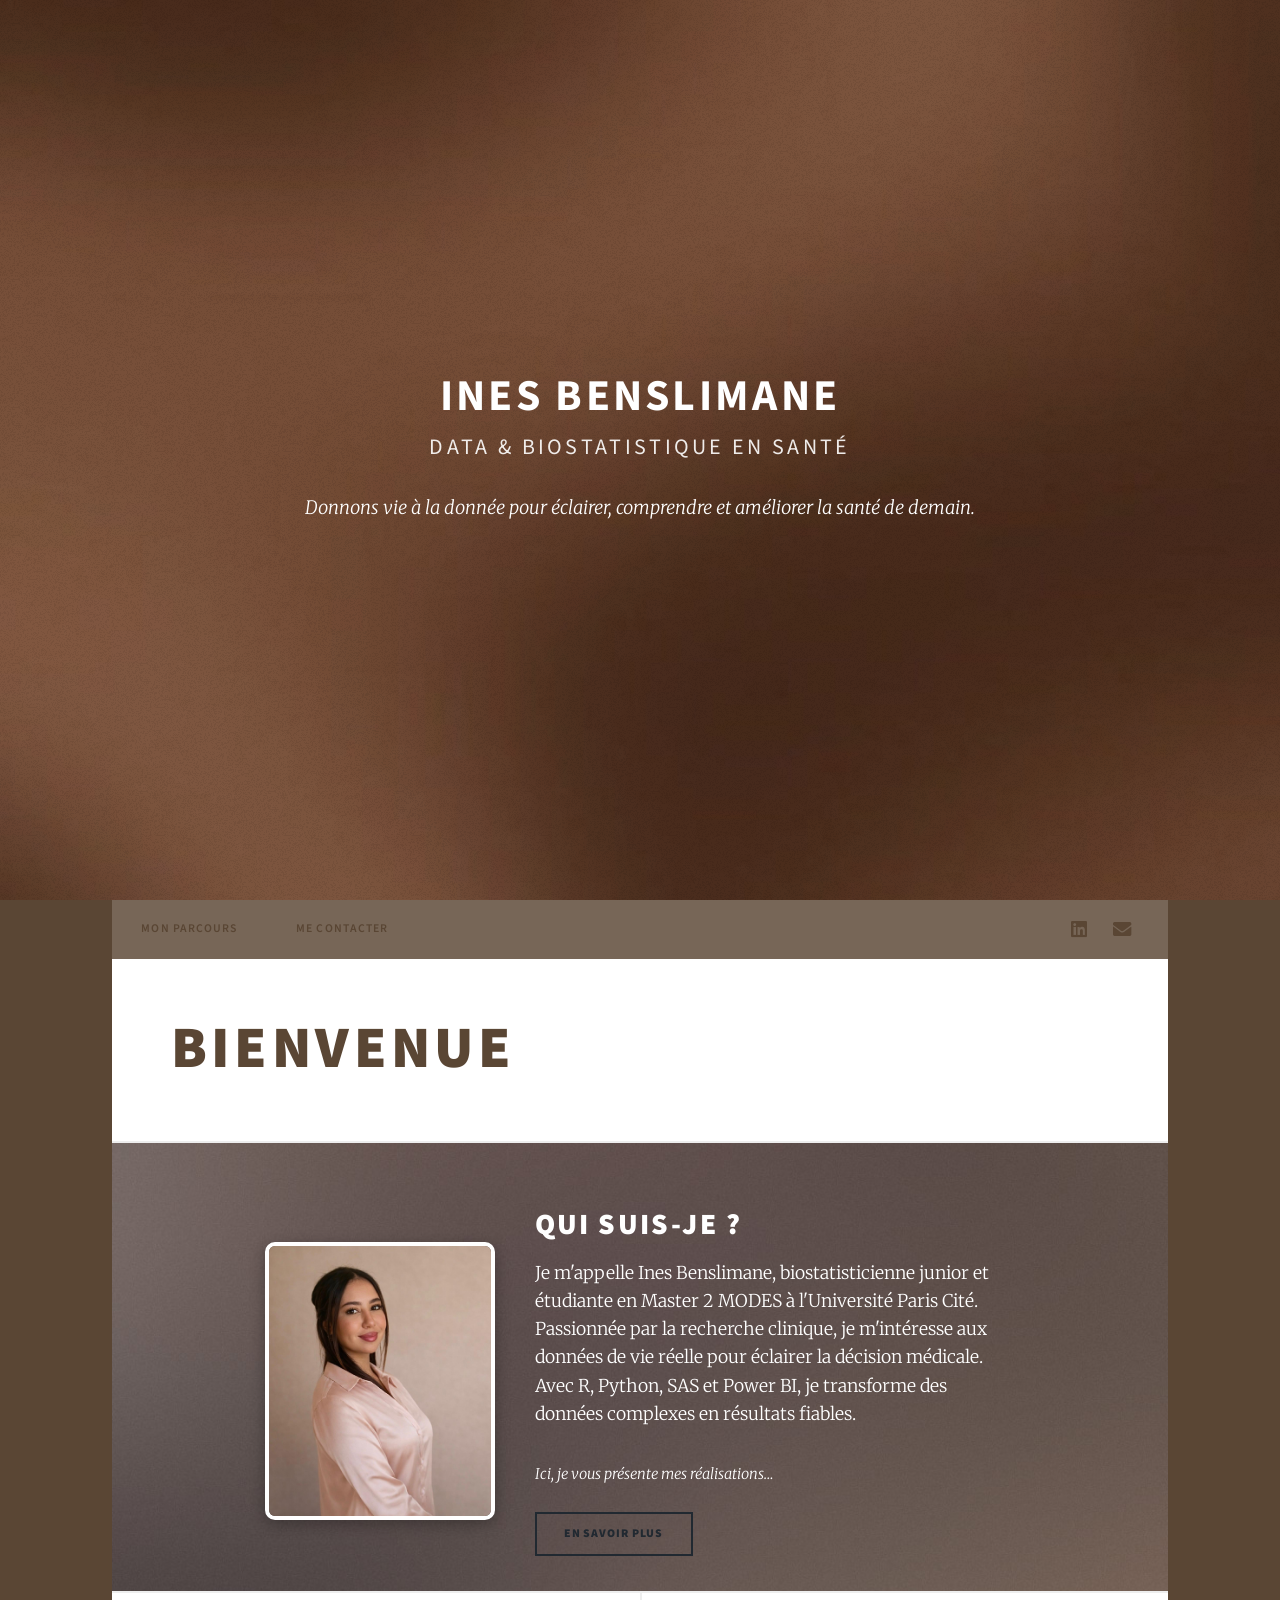
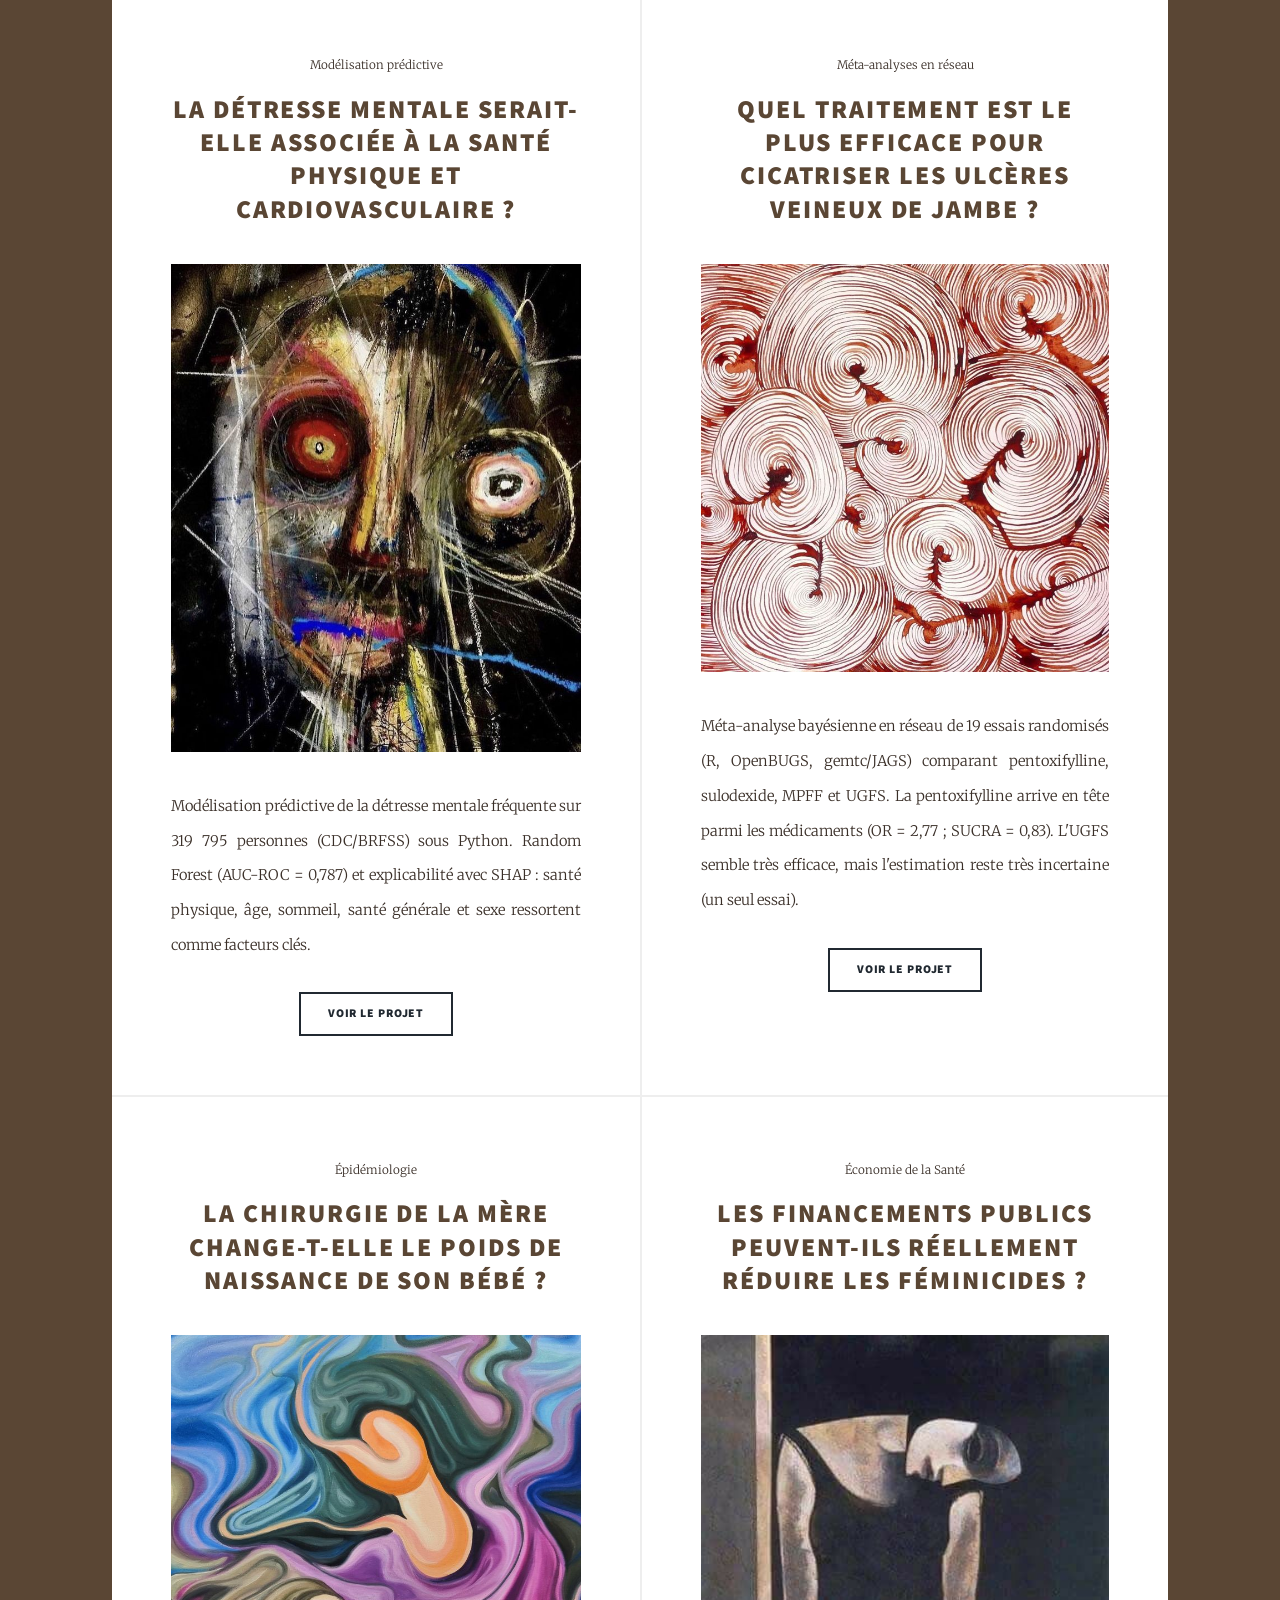
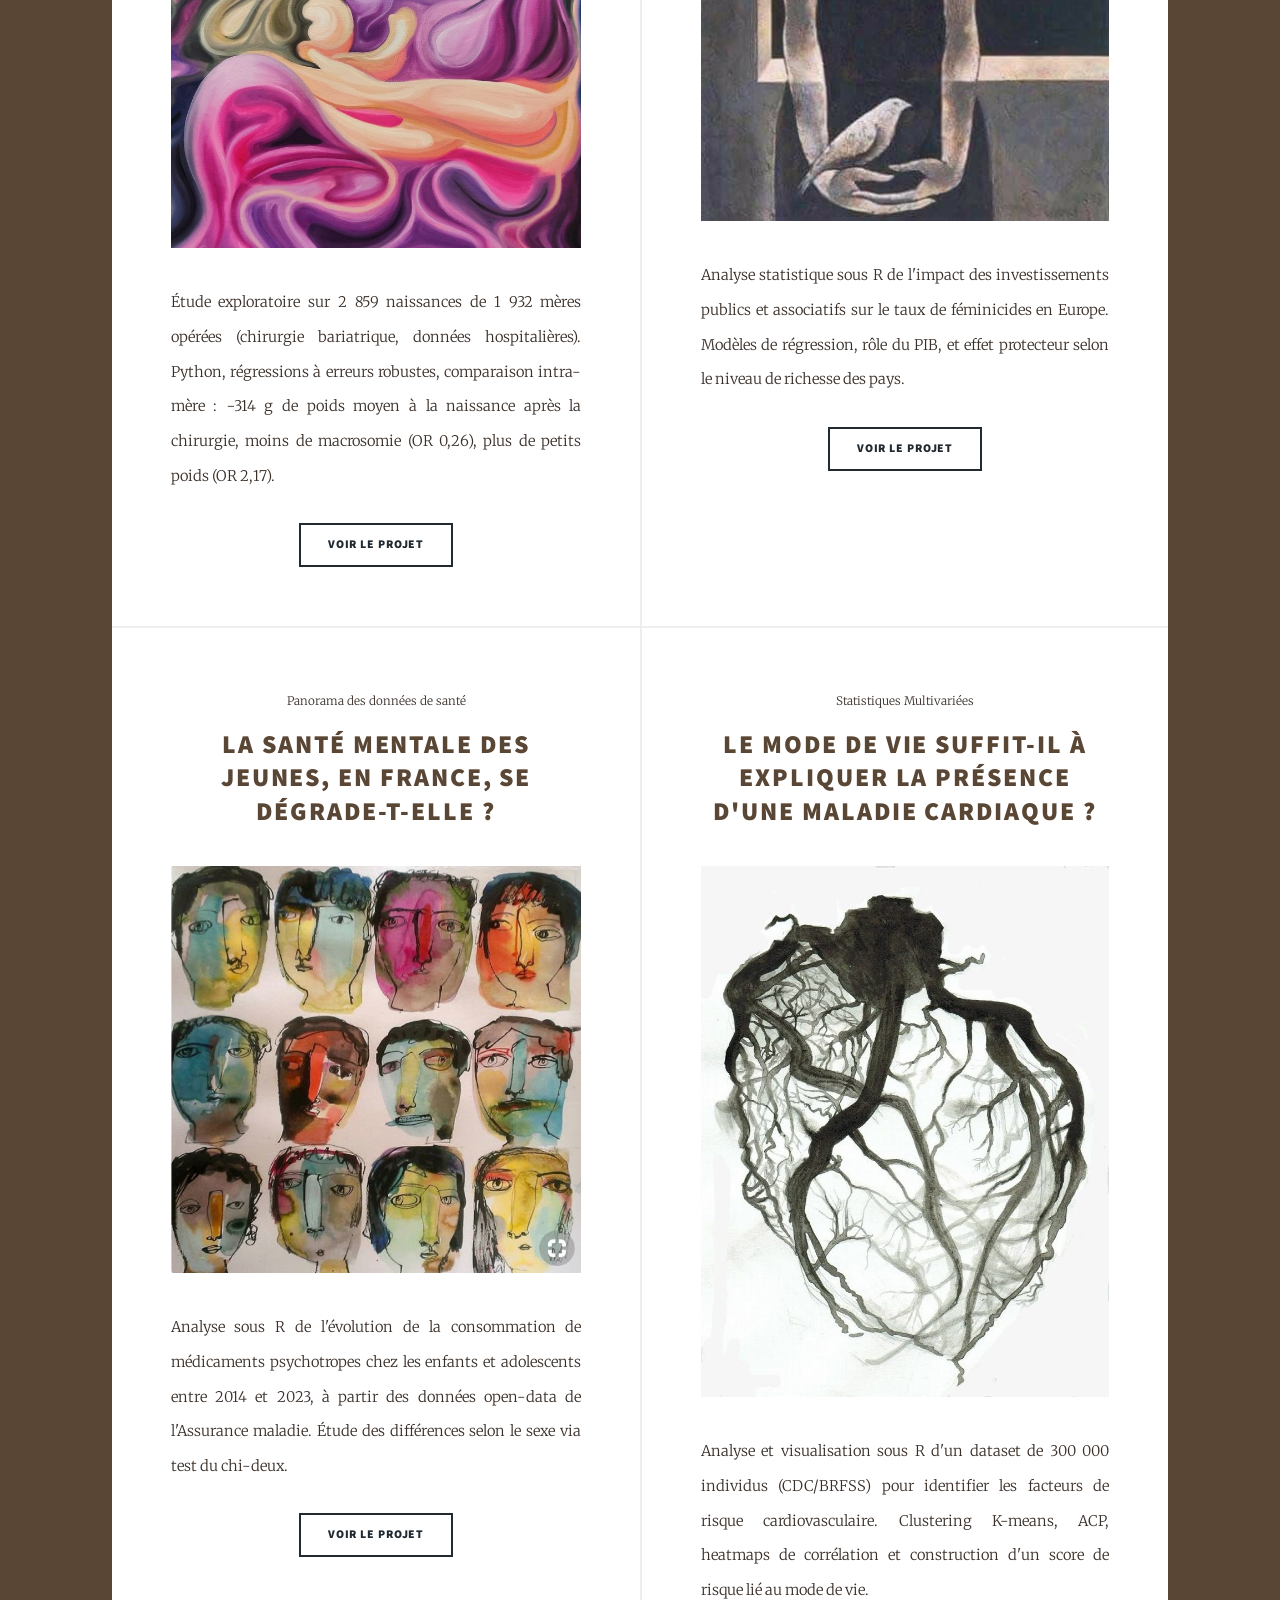
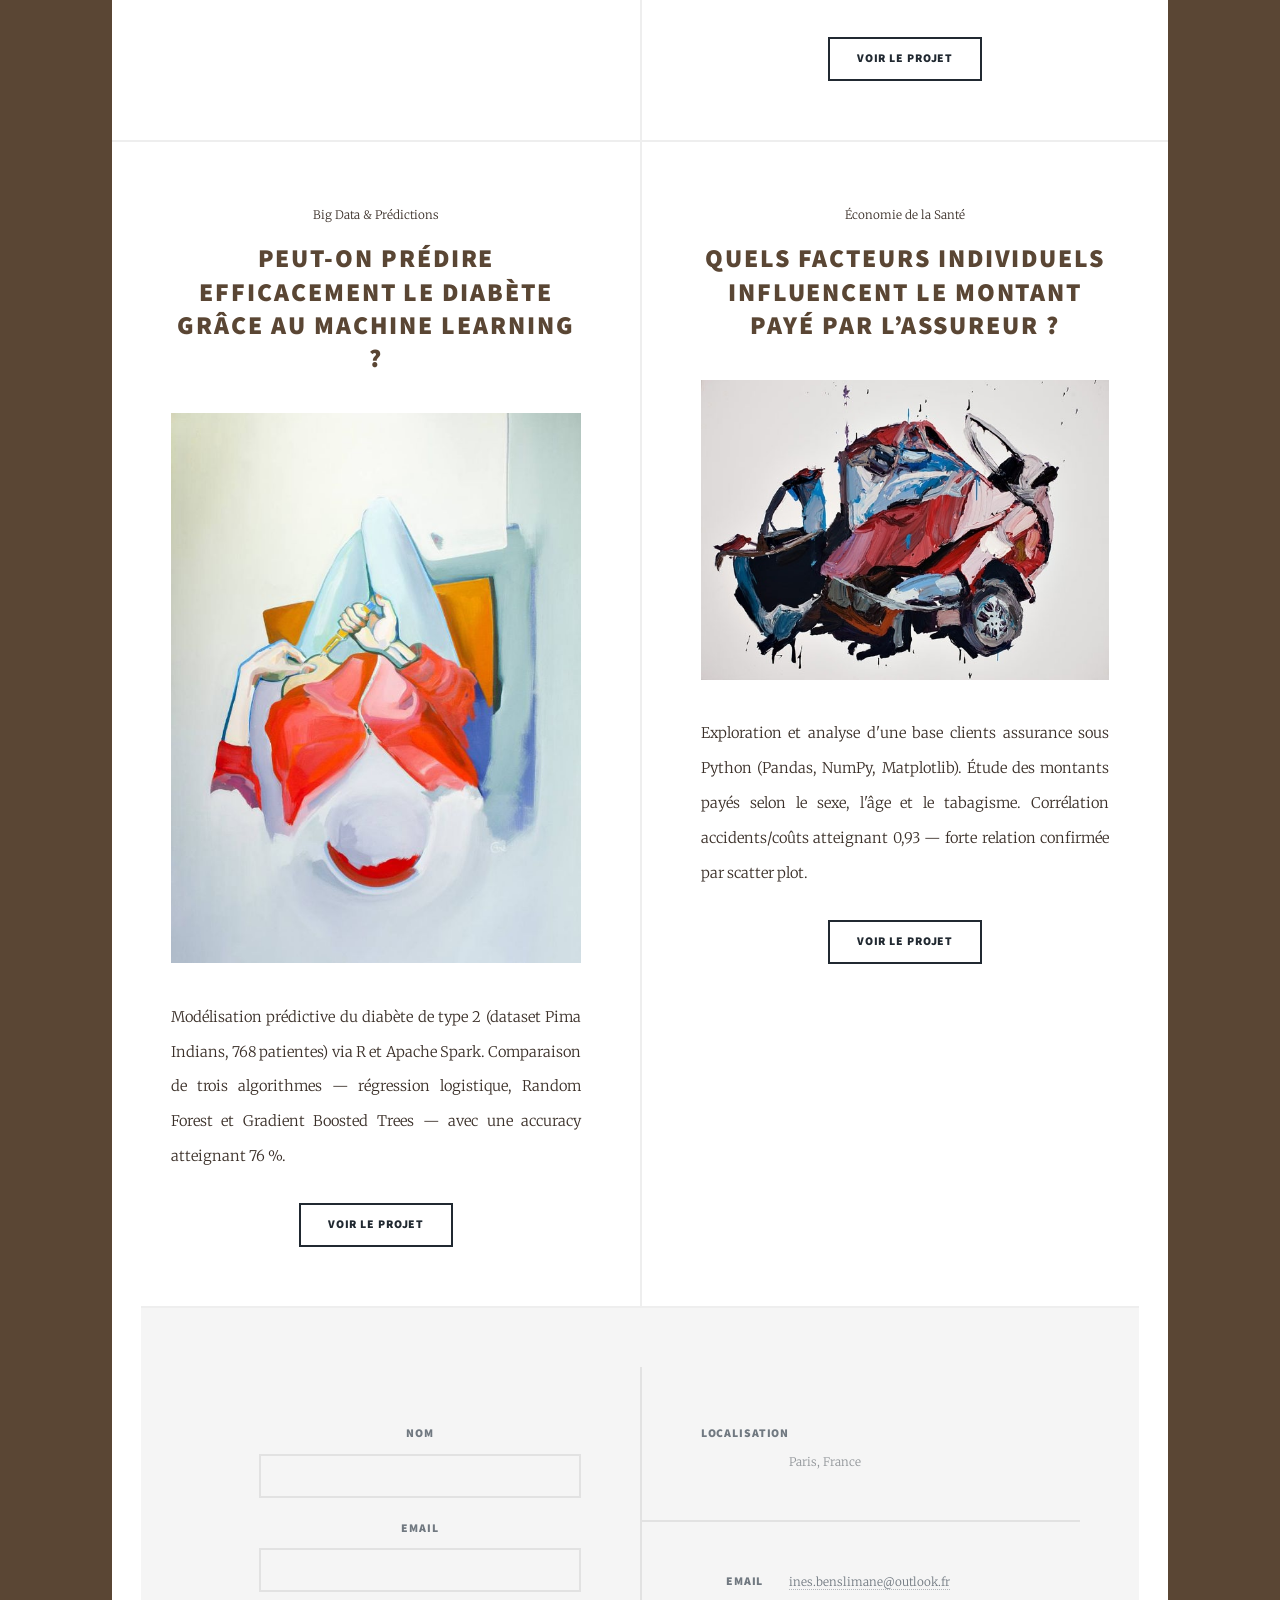
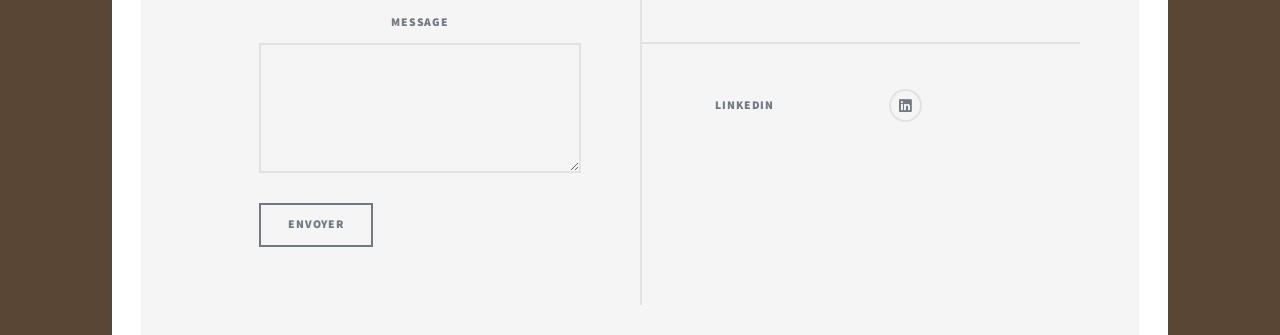
<file: index.html>
<!DOCTYPE HTML>
<!--
	Massively by HTML5 UP
	html5up.net | @ajlkn
	Free for personal and commercial use under the CCA 3.0 license (html5up.net/license)
-->
<html>
	<head>
		<title>Portfolio Ines Benslimane</title>
		<meta charset="utf-8" />
		<meta name="viewport" content="width=device-width, initial-scale=1, user-scalable=no" />
		<link rel="stylesheet" href="assets/css/main.css" />
		<noscript><link rel="stylesheet" href="assets/css/noscript.css" /></noscript>
	</head>
	<body class="is-preload">

		<!-- Wrapper -->
			<div id="wrapper" class="fade-in">

				<!-- Intro -->
				<div id="intro">
					<h1>
						Ines Benslimane<br>
						<span class="subtitle">Data & biostatistique en santé</span>
					</h1>
					<p>Donnons vie à la donnée pour éclairer, comprendre et améliorer la santé de demain.</p>
				</div>




				<!-- Header -->
					<header id="header">
						<a href="index.html" class="logo">Portfolio</a>
					</header>

				<!-- Nav -->
<nav id="nav">
    <ul class="links">
        <li><a href="parcours.html">Mon parcours</a></li>
        <li><a href="contact-cards.html">Me contacter</a></li>
    </ul>

    <ul class="icons">
        <li>
            <a href="https://www.linkedin.com/in/ines-benslimane" 
               target="_blank" 
               class="icon brands fa-linkedin"></a>
        </li>
        <li>
            <a href="mailto:ines.benslimane@outlook.fr" 
               class="icon solid fa-envelope"></a>
        </li>
    </ul>
</nav>

				<!-- Main -->
					<div id="main">
<section id="welcome">
    <h1>Bienvenue</h1>
</section>
						<!-- Featured Post -->


<section id="about-hero">
    <div class="about-overlay">

        <img src="Photo_pro.jpeg" alt="Photo de Ines" class="about-photo">

        <div class="about-text">
            <h2>Qui suis‑je ?</h2>

<p style="text-align: left;">
    Je m'appelle Ines Benslimane, biostatisticienne junior et étudiante en Master 2 MODES à l'Université Paris Cité.
    Passionnée par la recherche clinique, je m'intéresse aux données de vie réelle pour éclairer la décision médicale.
    Avec R, Python, SAS et Power BI, je transforme des données complexes en résultats fiables.
</p>

<em>Ici, je vous présente mes réalisations…</em>

            <div class="about-actions">
                <a href="parcours.html" class="button">En savoir plus</a>
            </div>
        </div>

    </div>
</section>


<section class="posts">

	<article>
    <header>
        <span class="date">Modélisation prédictive</span>
        <h2><a href="project-sante-mentale.html">La détresse mentale serait-elle associée à la santé physique et cardiovasculaire ?</a></h2>
    </header>
    <a href="project-sante-mentale.html" class="image fit"><img src="ab.jpg" alt="" /></a>
    <p>Modélisation prédictive de la détresse mentale fréquente sur 319 795 personnes (CDC/BRFSS) sous Python. Random Forest (AUC-ROC = 0,787) et explicabilité avec SHAP : santé physique, âge, sommeil, santé générale et sexe ressortent comme facteurs clés.</p>
    <ul class="actions special">
        <li><a href="project-sante-mentale.html" class="button">Voir le projet</a></li>
    </ul>
</article>
	<article>
    <header>
        <span class="date">Méta-analyses en réseau</span>
        <h2><a href="project-meta-analyse.html">Quel traitement est le plus efficace pour cicatriser les ulcères veineux de jambe ?</a></h2>
    </header>
    <a href="project-meta-analyse.html" class="image fit"><img src="meta_img.jpg" alt="" /></a>
    <p>Méta-analyse bayésienne en réseau de 19 essais randomisés (R, OpenBUGS, gemtc/JAGS) comparant pentoxifylline, sulodexide, MPFF et UGFS. La pentoxifylline arrive en tête parmi les médicaments (OR = 2,77 ; SUCRA = 0,83). L'UGFS semble très efficace, mais l'estimation reste très incertaine (un seul essai).</p>
    <ul class="actions special">
        <li><a href="project-meta-analyse.html" class="button">Voir le projet</a></li>
    </ul>
</article>
	<article>
    <header>
        <span class="date">Épidémiologie</span>
        <h2><a href="project-chirurgie-maternelle.html">La chirurgie de la mère change-t-elle le poids de naissance de son bébé ?</a></h2>
    </header>
    <a href="project-chirurgie-maternelle.html" class="image fit"><img src="child.jpg" alt="" /></a>
    <p>Étude exploratoire sur 2 859 naissances de 1 932 mères opérées (chirurgie bariatrique, données hospitalières). Python, régressions à erreurs robustes, comparaison intra-mère : −314 g de poids moyen à la naissance après la chirurgie, moins de macrosomie (OR 0,26), plus de petits poids (OR 2,17).</p>
    <ul class="actions special">
        <li><a href="project-chirurgie-maternelle.html" class="button">Voir le projet</a></li>
    </ul>
</article>
    <article>
        <header>
            <span class="date">Économie de la Santé</span>
            <h2><a href="#">Les financements publics peuvent-ils réellement réduire les féminicides ?</a></h2>
        </header>
        <a href="#" class="image fit"><img src="femi.jpg" alt="" /></a>
        <p>Analyse statistique sous R de l'impact des investissements publics et associatifs sur le taux de féminicides en Europe. Modèles de régression, rôle du PIB, et effet protecteur selon le niveau de richesse des pays.</p>
        <ul class="actions special">
            <li><a href="project-femicide-europe.html" class="button">Voir le projet</a></li>
        </ul>
    </article>
    <article>
        <header>
            <span class="date">Panorama des données de santé</span>
            <h2><a href="#">La santé mentale des jeunes, en France, se dégrade‑t‑elle ?</a></h2>
        </header>
        <a href="#" class="image fit"><img src="psychoo.jpg" alt="" /></a>
        <p>Analyse sous R de l'évolution de la consommation de médicaments psychotropes chez les enfants et adolescents entre 2014 et 2023, à partir des données open-data de l'Assurance maladie. Étude des différences selon le sexe via test du chi-deux.</p>
        <ul class="actions special">
            <li><a href="project-psychotropes-france.html" class="button">Voir le projet</a></li>
        </ul>
    </article>
    <article>
        <header>
            <span class="date">Statistiques Multivariées</span>
            <h2><a href="#">Le mode de vie suffit‑il à expliquer la présence d'une maladie cardiaque ?</a></h2>
        </header>
        <a href="#" class="image fit"><img src="coeur.jpg" alt="" /></a>
        <p>Analyse et visualisation sous R d'un dataset de 300 000 individus (CDC/BRFSS) pour identifier les facteurs de risque cardiovasculaire. Clustering K-means, ACP, heatmaps de corrélation et construction d'un score de risque lié au mode de vie.</p>
        <ul class="actions special">
            <li><a href="project-visualisation-heart.html" class="button">Voir le projet</a></li>
        </ul>
    </article>
    <article>
        <header>
            <span class="date">Big Data & Prédictions</span>
            <h2><a href="#">Peut‑on prédire efficacement le diabète grâce au machine learning ?</a></h2>
        </header>
        <a href="#" class="image fit"><img src="diabete.jpg" alt="" /></a>
        <p>Modélisation prédictive du diabète de type 2 (dataset Pima Indians, 768 patientes) via R et Apache Spark. Comparaison de trois algorithmes — régression logistique, Random Forest et Gradient Boosted Trees — avec une accuracy atteignant 76 %.</p>
        <ul class="actions special">
            <li><a href="project-diabetes.html" class="button">Voir le projet</a></li>
        </ul>
    </article>
	<article>
    <header>
        <span class="date">Économie de la Santé</span>
        <h2><a href="#">Quels facteurs individuels influencent le montant payé par l’assureur ?</a></h2>
    </header>
    <a href="#" class="image fit"><img src="voiture.jpg" alt="" /></a>
    <p>Exploration et analyse d'une base clients assurance sous Python (Pandas, NumPy, Matplotlib). Étude des montants payés selon le sexe, l'âge et le tabagisme. Corrélation accidents/coûts atteignant 0,93 — forte relation confirmée par scatter plot.</p>
    <ul class="actions special">
        <li><a href="project-assurance.html" class="button">Voir le projet</a></li>
    </ul>
</article>
</section>
						<footer id="footer">
    <section>
        <form method="post" action="https://formspree.io/f/xnjyzqyv">
            <div class="fields">
                <div class="field">
                    <label for="name">Nom</label>
                    <input type="text" name="name" id="name" />
                </div>
                <div class="field">
                    <label for="email">Email</label>
                    <input type="text" name="email" id="email" />
                </div>
                <div class="field">
                    <label for="message">Message</label>
                    <textarea name="message" id="message" rows="3"></textarea>
                </div>
            </div>
            <ul class="actions">
                <li><input type="submit" value="Envoyer" /></li>
            </ul>
        </form>
    </section>
    <section class="split contact">
		<section class="alt">
			<h3>Localisation</h3>
			<p><br />Paris, France</p>
		</section>
        <section>
            <h3>Email</h3>
            <p><a href="mailto:ines.benslimane@outlook.fr">ines.benslimane@outlook.fr</a></p>
        </section>
        <section>
            <h3>LinkedIn</h3>
            <ul class="icons alt">
                <li><a href="https://www.linkedin.com/in/ines-benslimane" target="_blank" class="icon brands alt fa-linkedin"><span class="label">LinkedIn</span></a></li>
            </ul>
        </section>
    </section>
</footer>


		<!-- Scripts -->
			<script src="assets/js/jquery.min.js"></script>
			<script src="assets/js/jquery.scrollex.min.js"></script>
			<script src="assets/js/jquery.scrolly.min.js"></script>
			<script src="assets/js/browser.min.js"></script>
			<script src="assets/js/breakpoints.min.js"></script>
			<script src="assets/js/util.js"></script>
			<script src="assets/js/main.js"></script>

	</body>
</html>
</file>
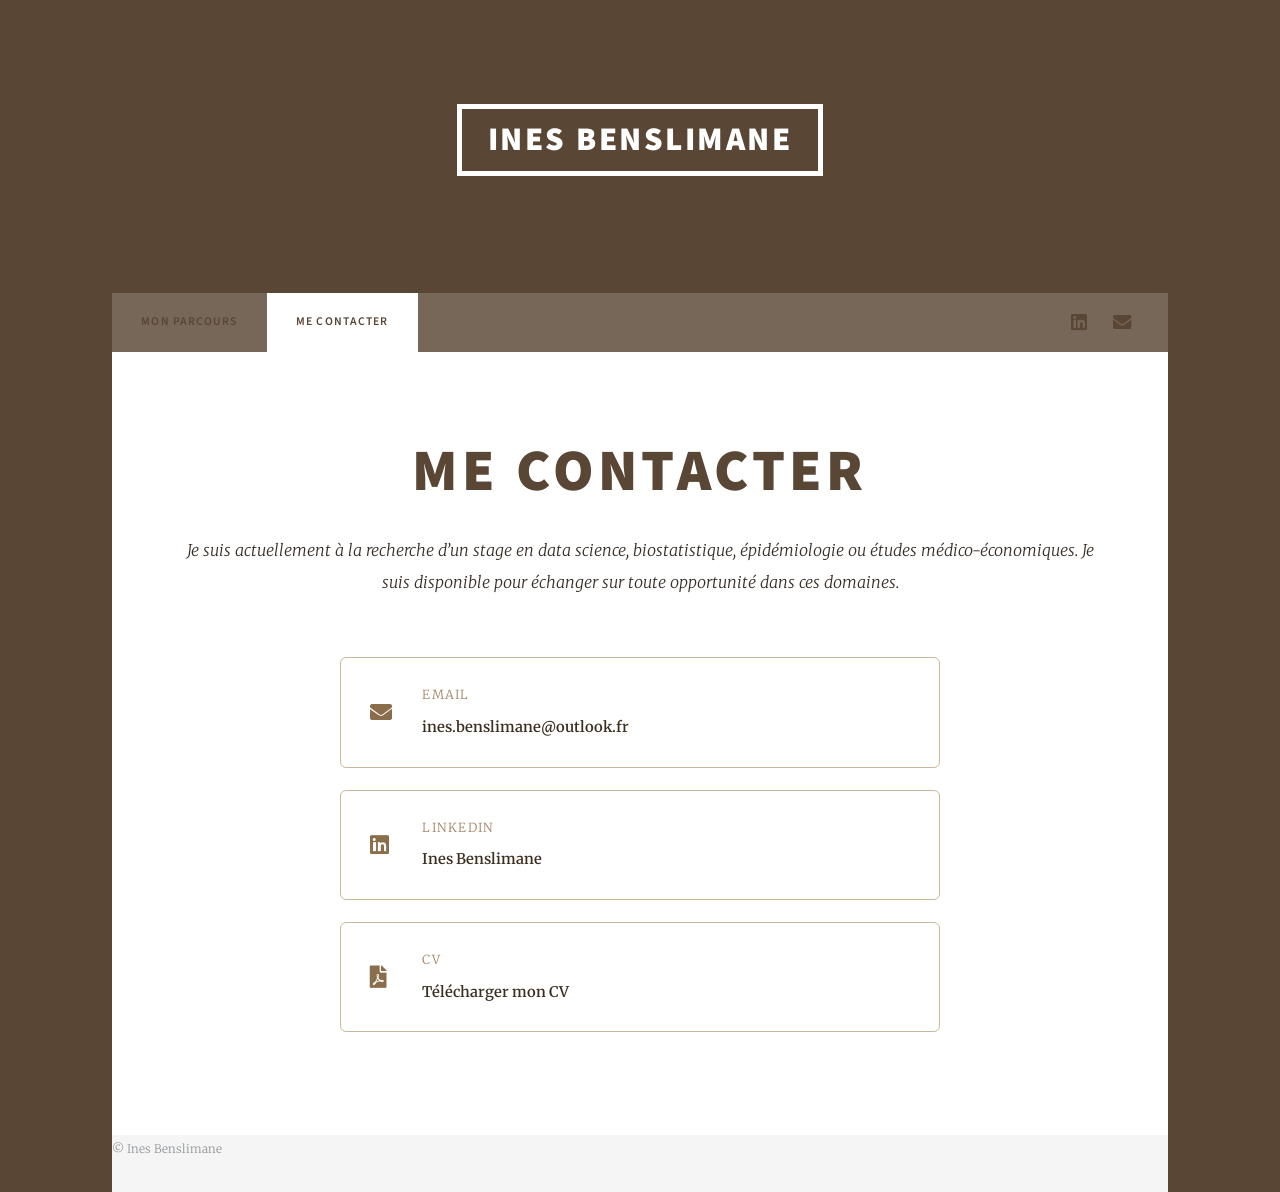
<file: contact-cards.html>
<!DOCTYPE HTML>
<html>
    <head>
        <title>Me contacter – Ines Benslimane</title>
        <meta charset="utf-8" />
        <meta name="viewport" content="width=device-width, initial-scale=1" />
        <link rel="stylesheet" href="assets/css/main.css" />
        <style>
            .contact-wrapper {
                max-width: 600px;
                margin: 3rem auto;
                display: flex;
                flex-direction: column;
                gap: 1.5rem;
            }
            .contact-item {
                display: flex;
                align-items: center;
                gap: 1.5rem;
                padding: 1.5rem 2rem;
                border: 1px solid #c9b99a;
                border-radius: 6px;
                text-decoration: none;
                color: inherit;
                transition: background 0.2s;
            }
            .contact-item:hover {
                background: rgba(180, 150, 110, 0.1);
            }
            .contact-item .icon {
                font-size: 1.5rem;
                color: #8a6e4b;
                min-width: 30px;
            }
            .contact-item .label {
                font-size: 0.85rem;
                color: #a08060;
                text-transform: uppercase;
                letter-spacing: 0.1em;
            }
            .contact-item .value {
                font-size: 1rem;
                font-weight: 600;
                color: #3d2f1f;
            }
        </style>
    </head>
    <body class="is-preload">
        <header id="header">
            <a href="index.html" class="logo">Ines Benslimane</a>
        </header>
        <nav id="nav">
            <ul class="links">
                <li><a href="parcours.html">Mon parcours</a></li>
                <li class="active"><a href="contact-cards.html">Me contacter</a></li>
            </ul>
            <ul class="icons">
                <li><a href="https://www.linkedin.com/in/ines-benslimane" target="_blank" class="icon brands fa-linkedin"></a></li>
                <li><a href="mailto:ines.benslimane@outlook.fr" class="icon solid fa-envelope"></a></li>
            </ul>
        </nav>
        <div id="main">
            <section class="post">
                <header class="major">
                    <h1>Me contacter</h1>
                    <p>Je suis actuellement à la recherche d’un stage en data science, biostatistique, épidémiologie ou études médico-économiques. Je suis disponible pour échanger sur toute opportunité dans ces domaines.</p>
                </header>
                <div class="contact-wrapper">
                    <a href="mailto:ines.benslimane@outlook.fr" class="contact-item">
                        <span class="icon solid fa-envelope"></span>
                        <div>
                            <div class="label">Email</div>
                            <div class="value">ines.benslimane@outlook.fr</div>
                        </div>
                    </a>
                    <a href="https://www.linkedin.com/in/ines-benslimane" target="_blank" class="contact-item">
                        <span class="icon brands fa-linkedin"></span>
                        <div>
                            <div class="label">LinkedIn</div>
                            <div class="value">Ines Benslimane</div>
                        </div>
                    </a>
                    <a href="CV_Stage2027fr.pdf" class="contact-item">
                        <span class="icon solid fa-file-pdf"></span>
                        <div>
                            <div class="label">CV</div>
                            <div class="value">Télécharger mon CV</div>
                        </div>
                    </a>
                </div>
            </section>
        </div>
        <footer id="footer">
            <p class="copyright">© Ines Benslimane</p>
        </footer>
        <script src="assets/js/main.js"></script>
    </body>
</html>
</file>
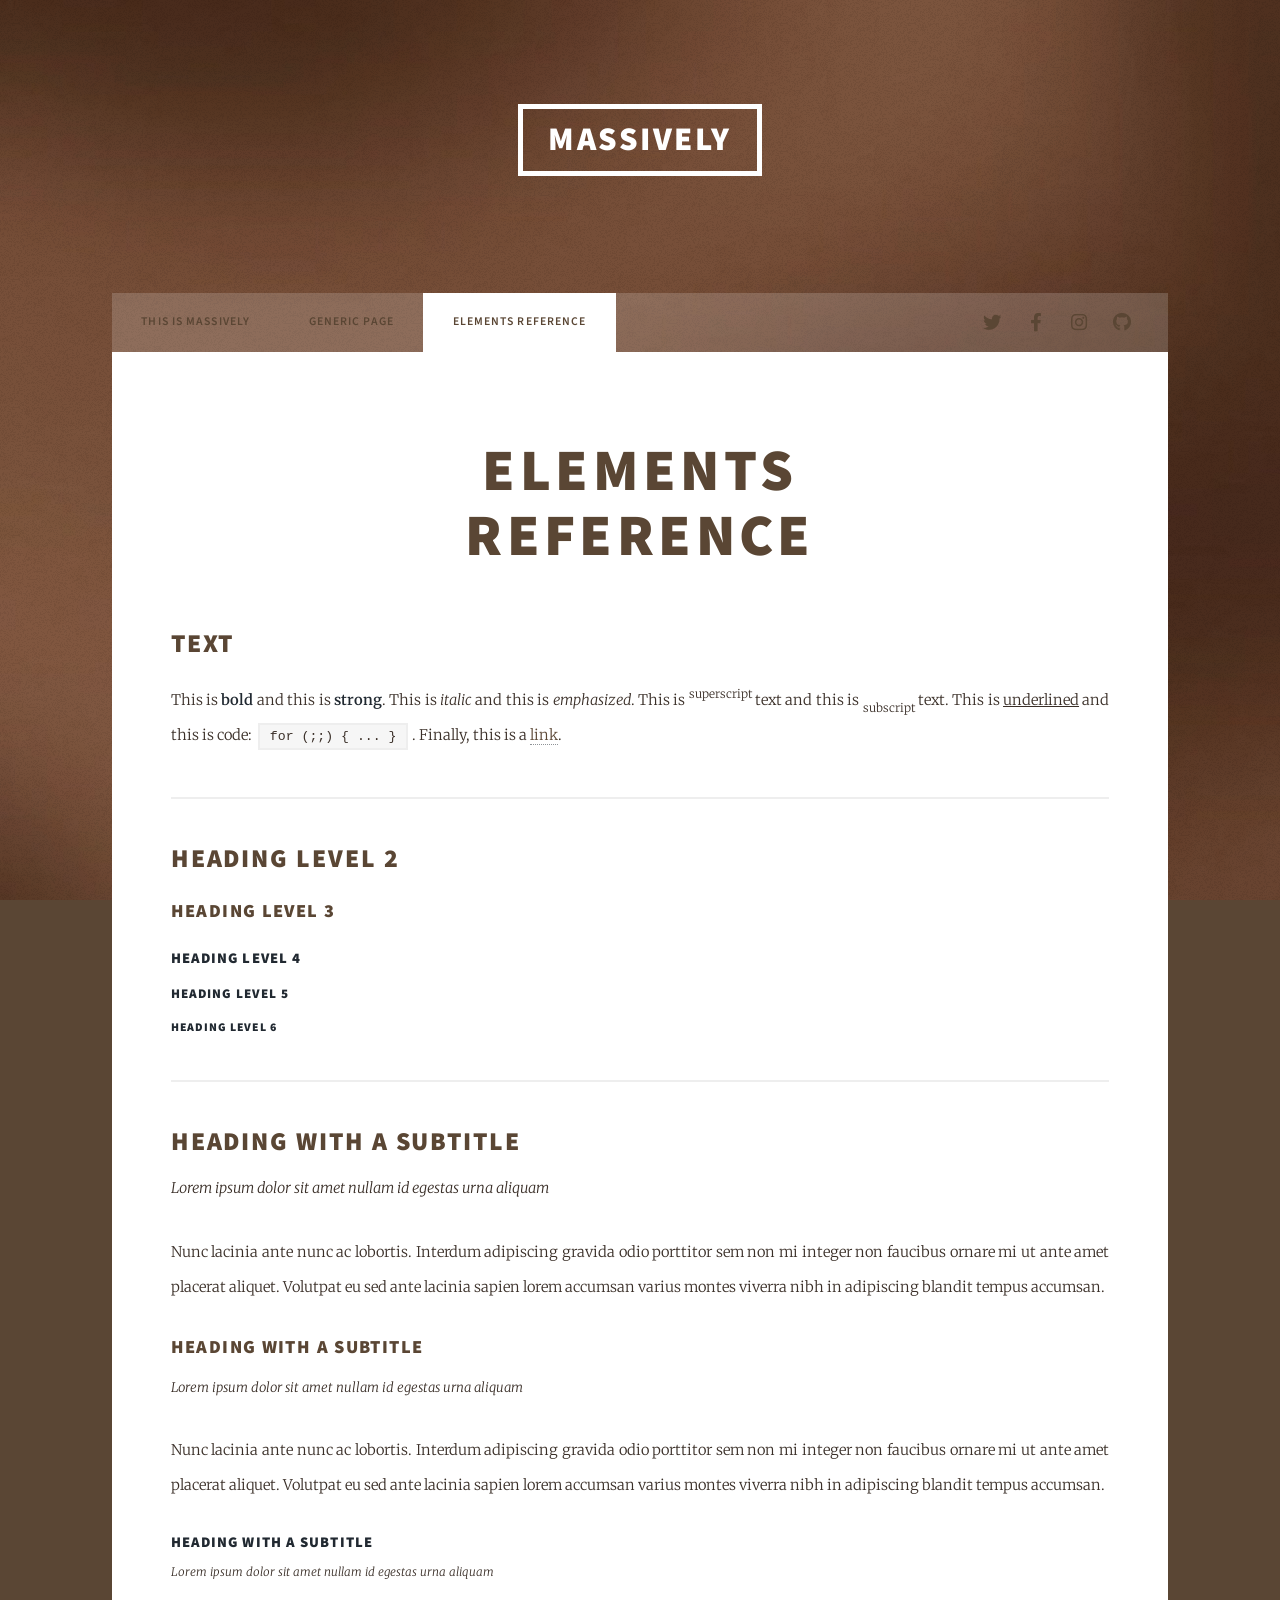
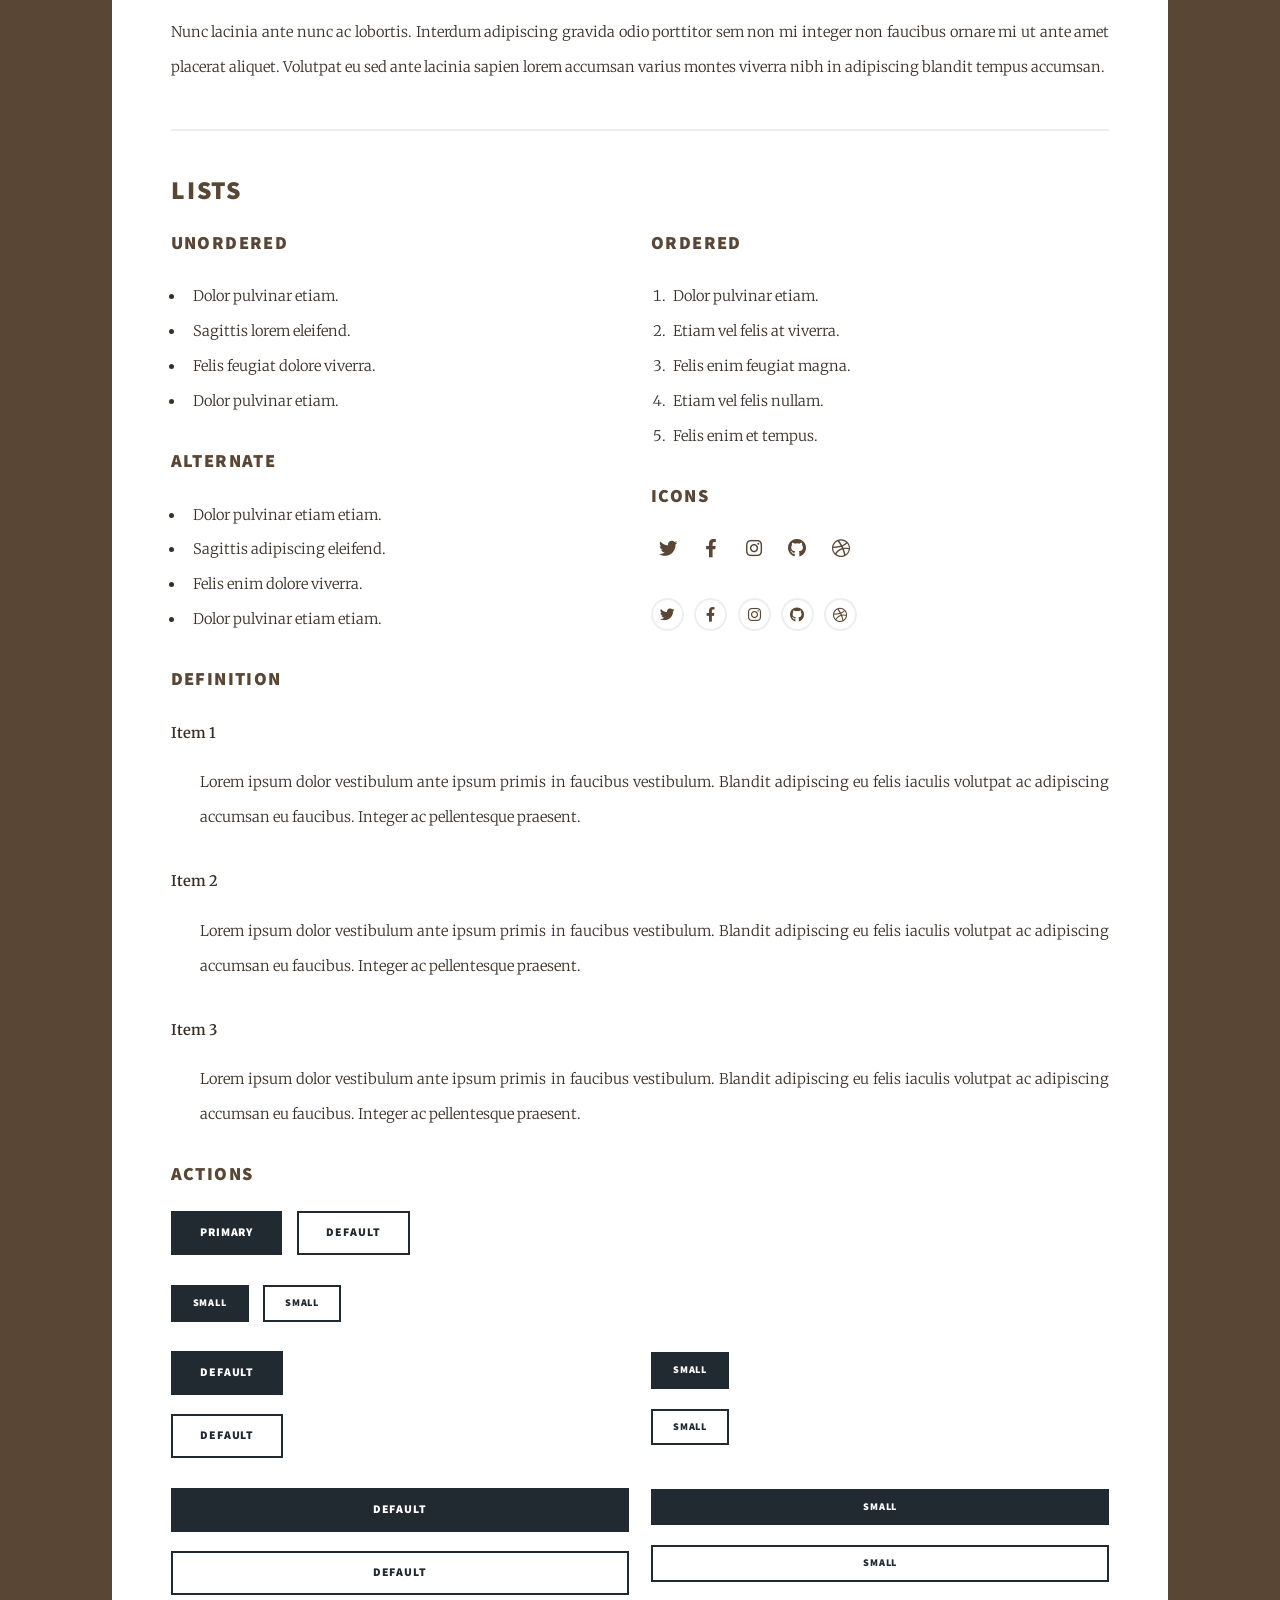
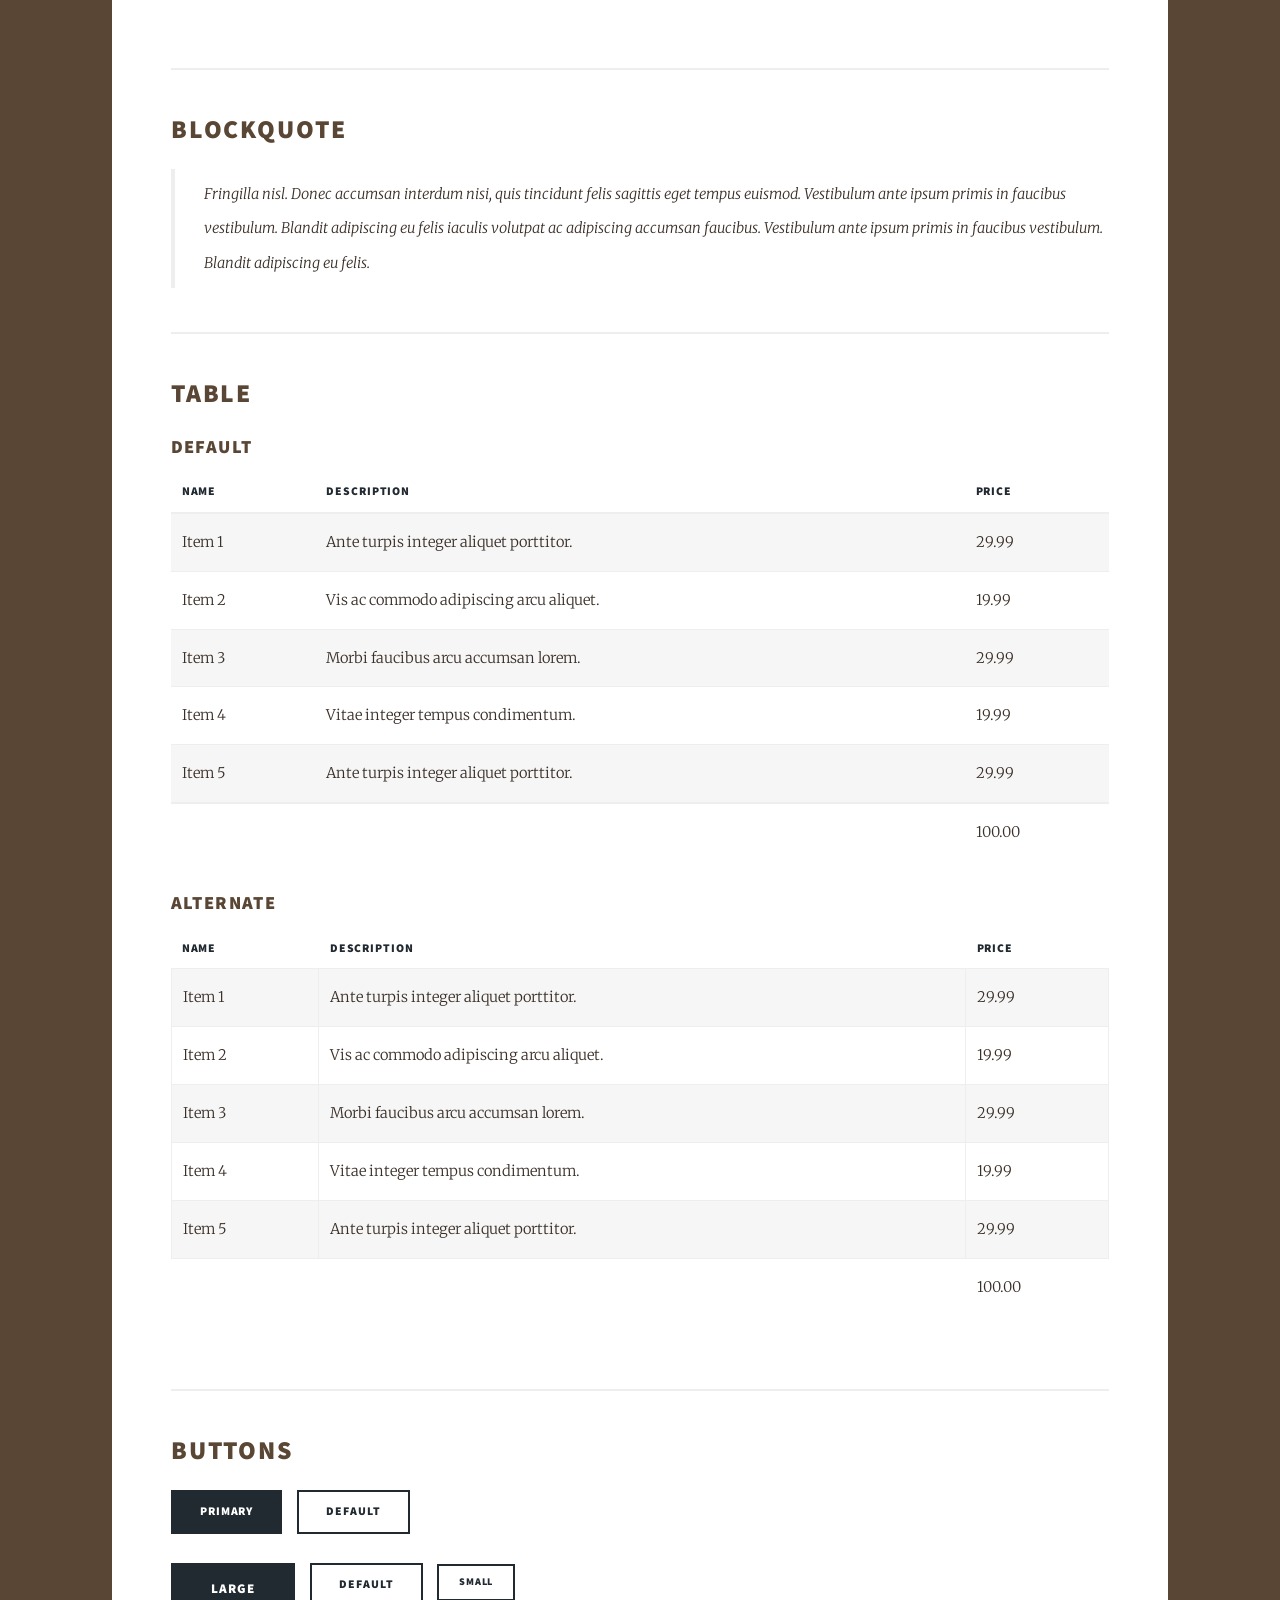
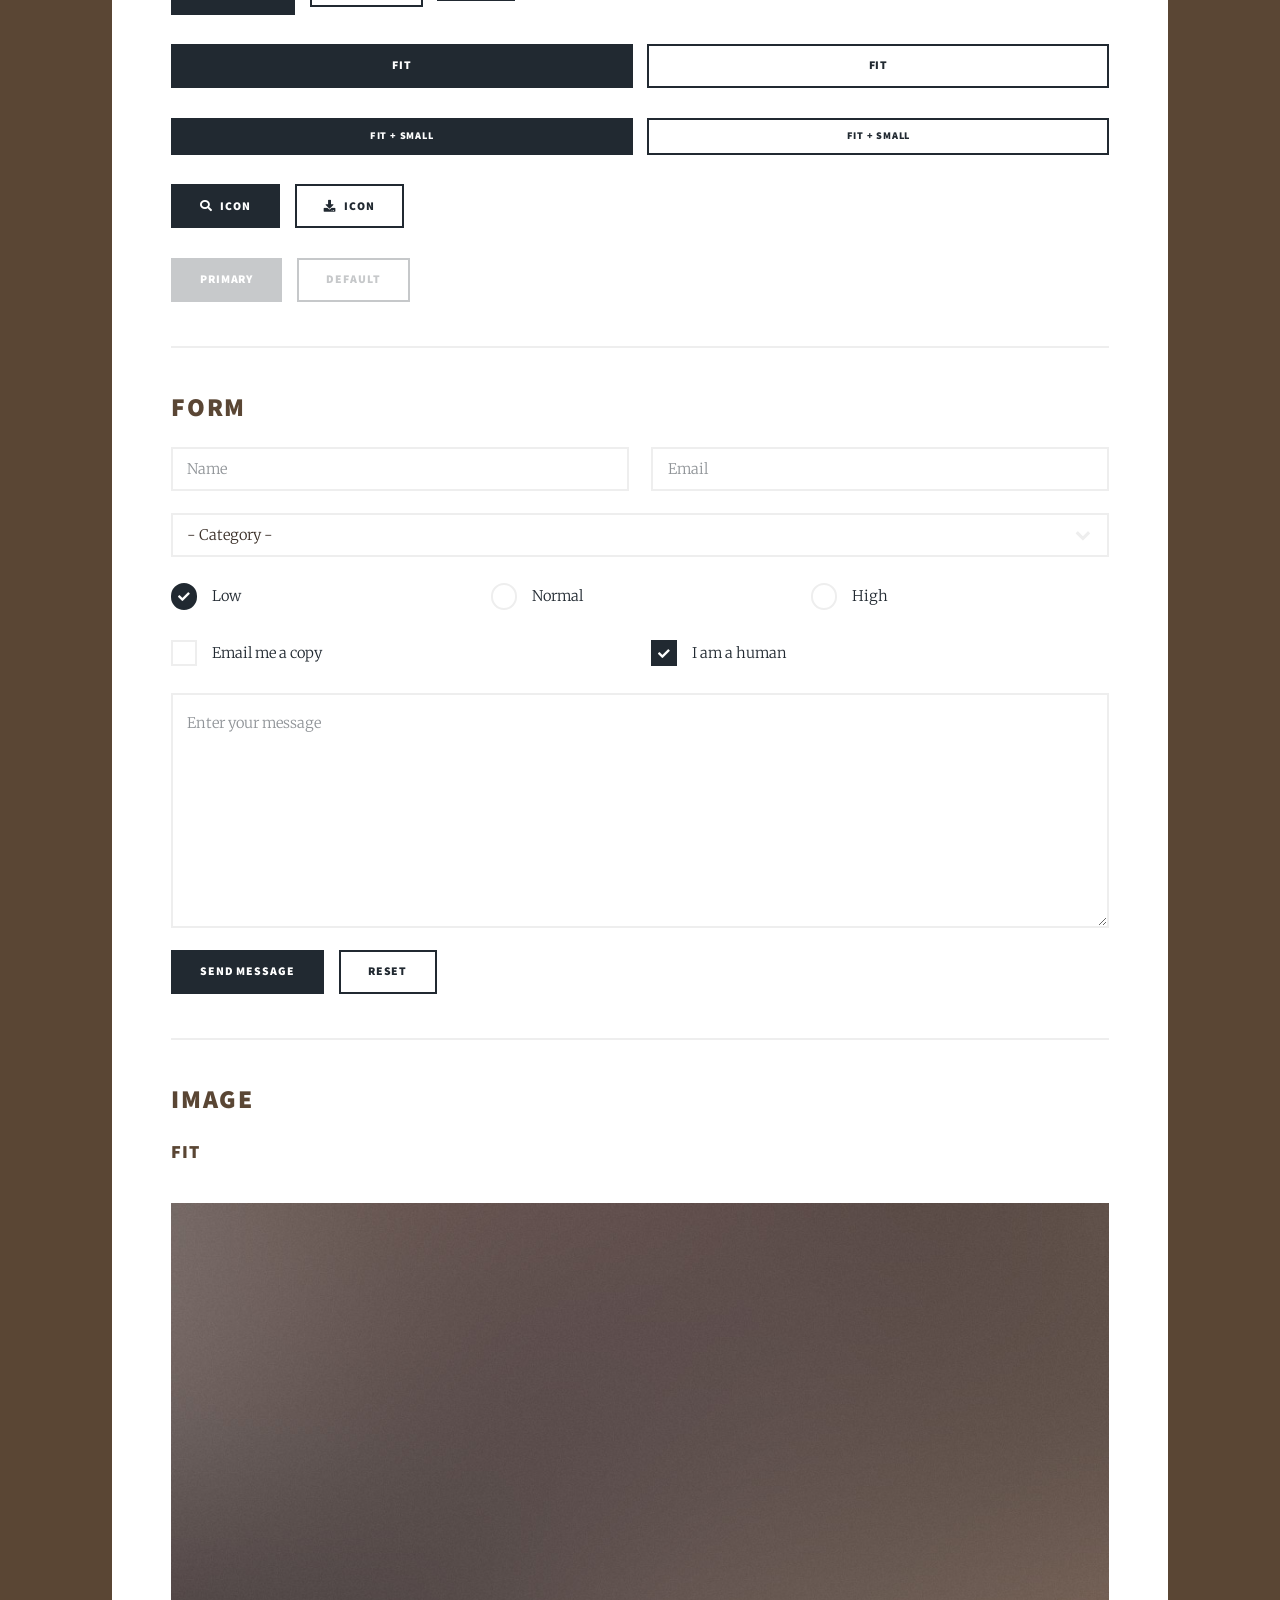
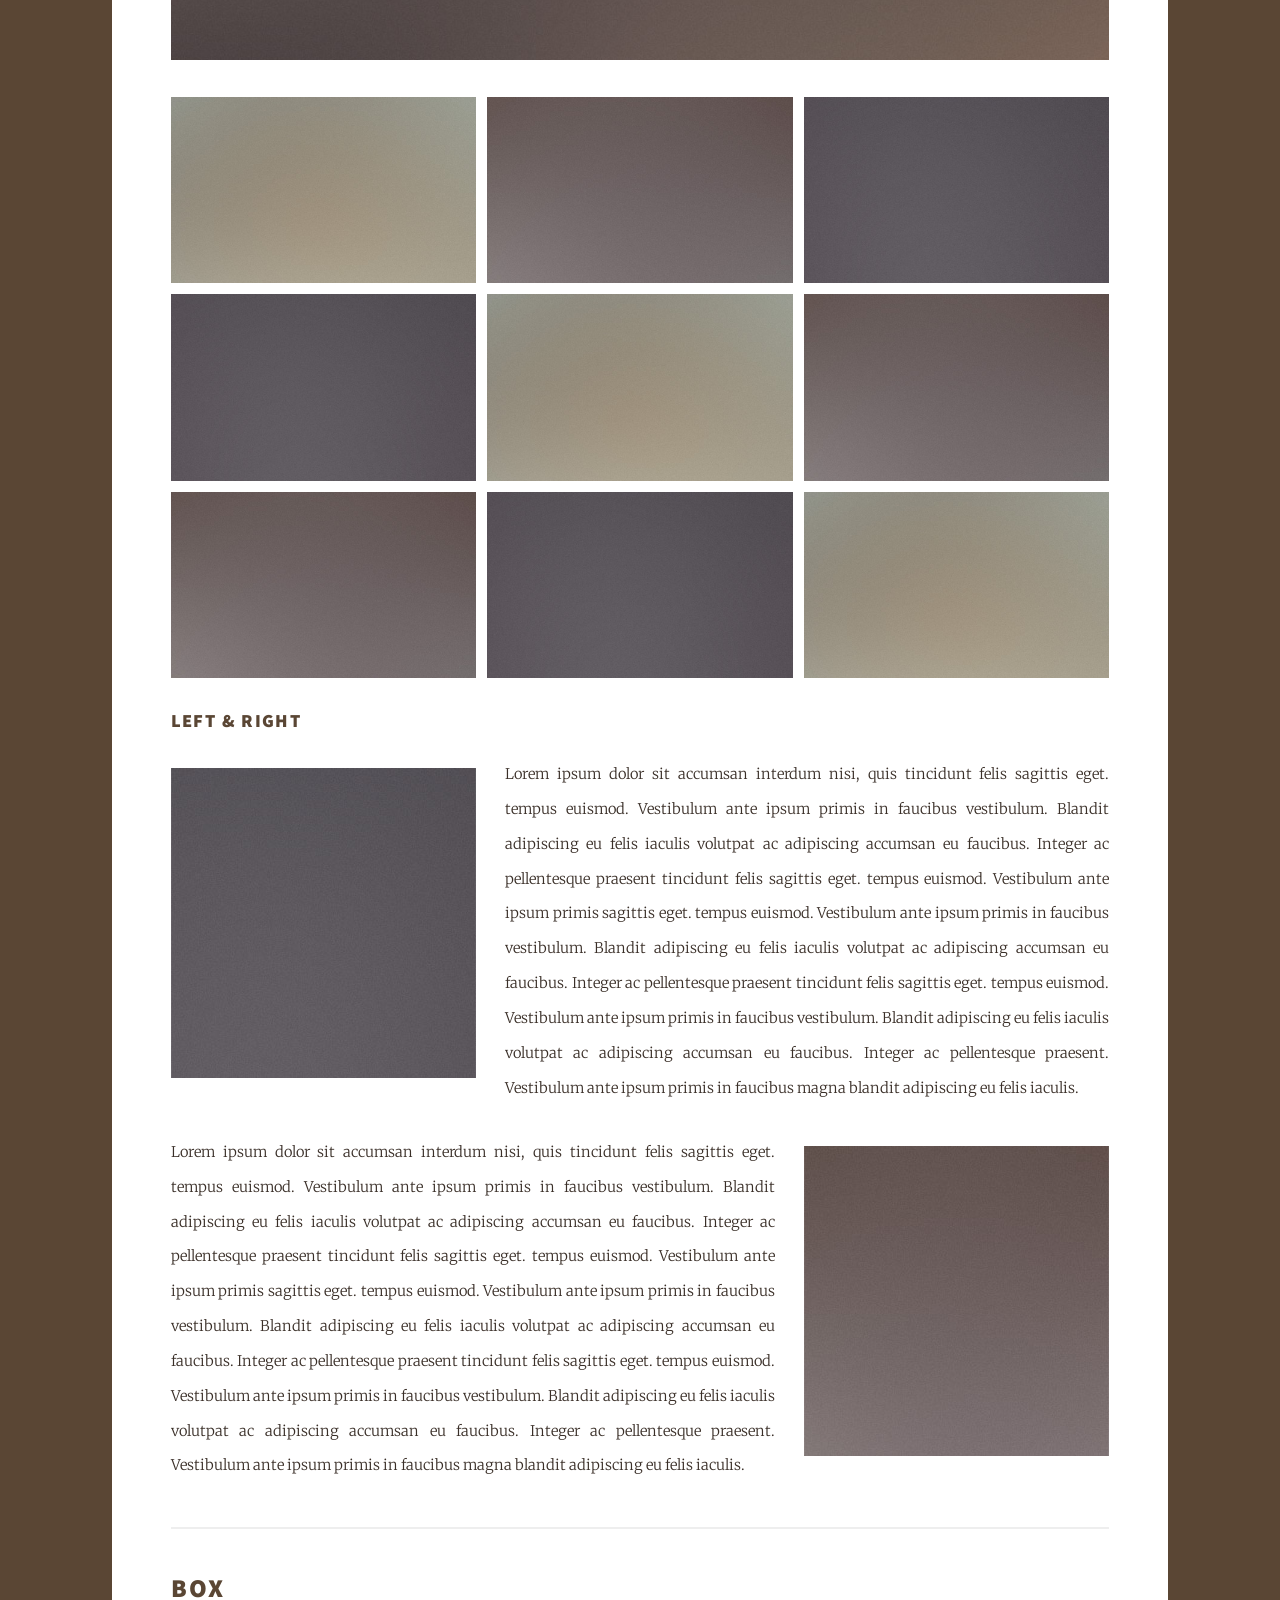
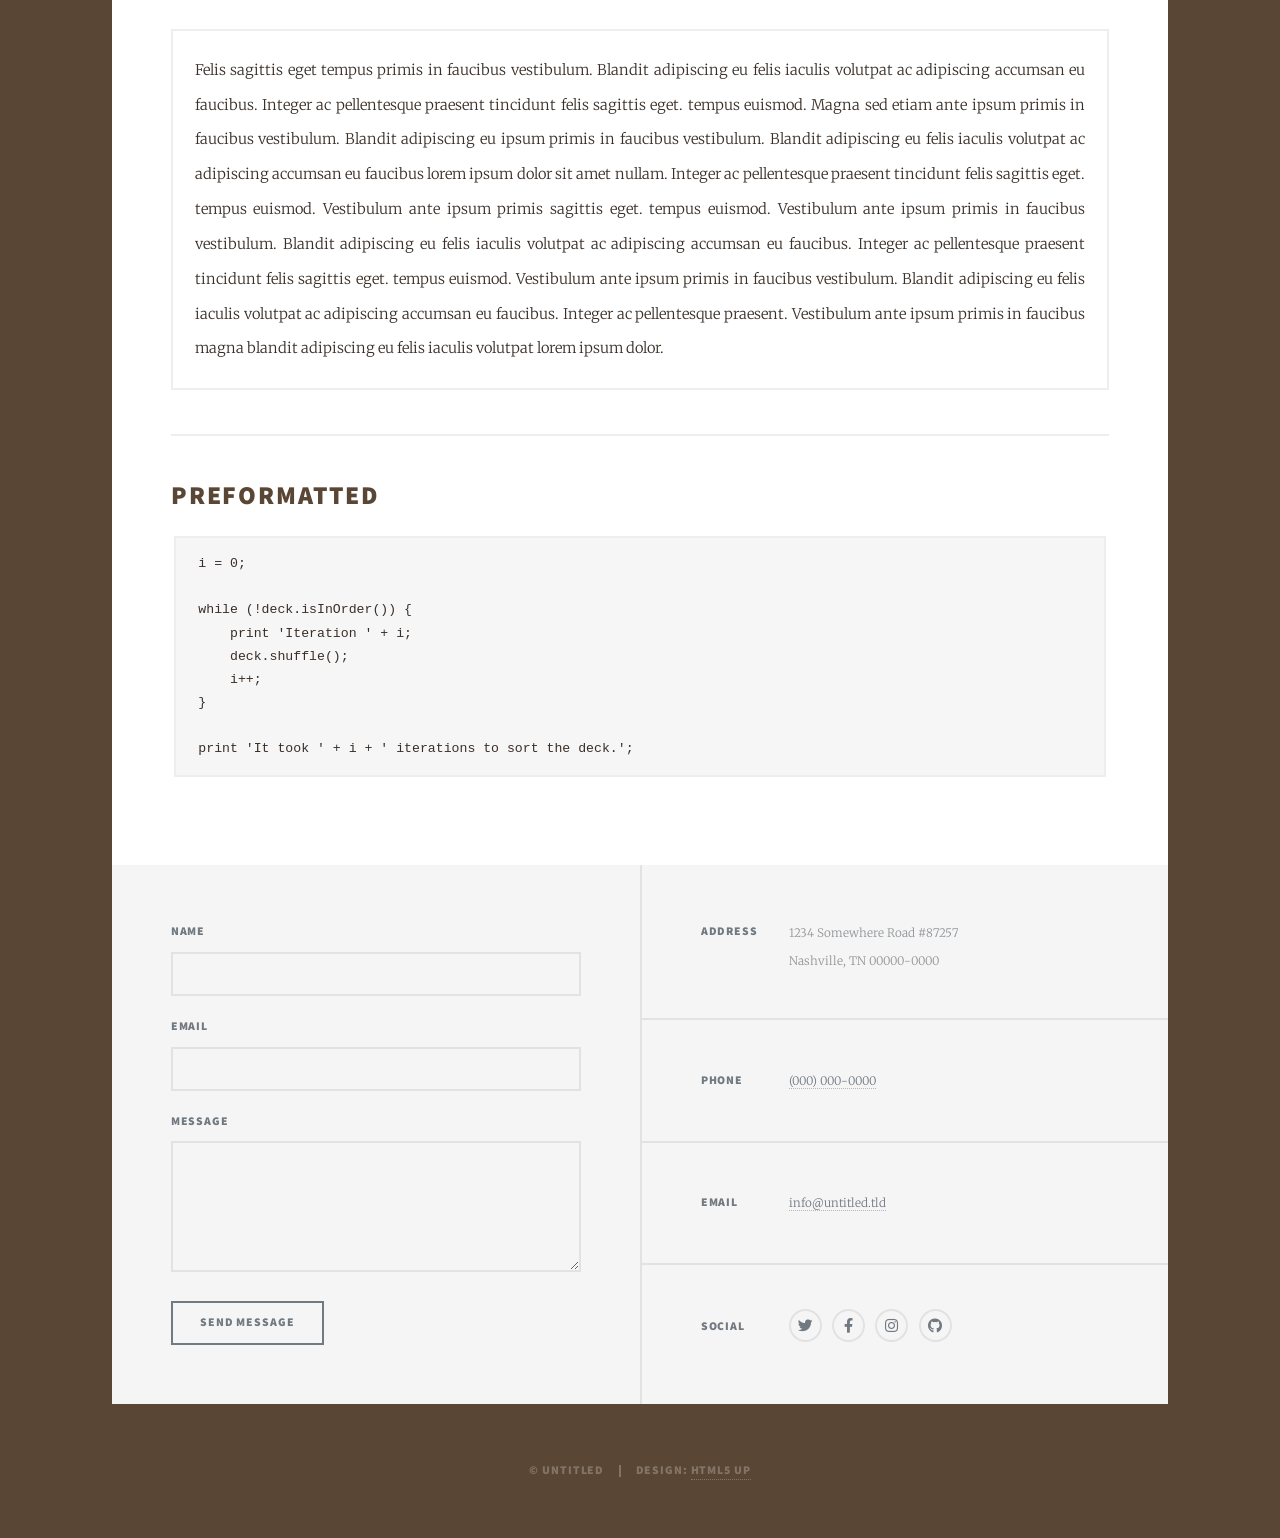
<file: elements.html>
<!DOCTYPE HTML>
<!--
	Massively by HTML5 UP
	html5up.net | @ajlkn
	Free for personal and commercial use under the CCA 3.0 license (html5up.net/license)
-->
<html>
	<head>
		<title>Elements Reference - Massively by HTML5 UP</title>
		<meta charset="utf-8" />
		<meta name="viewport" content="width=device-width, initial-scale=1, user-scalable=no" />
		<link rel="stylesheet" href="assets/css/main.css" />
		<noscript><link rel="stylesheet" href="assets/css/noscript.css" /></noscript>
	</head>
	<body class="is-preload">

		<!-- Wrapper -->
			<div id="wrapper">

				<!-- Header -->
					<header id="header">
						<a href="index.html" class="logo">Massively</a>
					</header>

				<!-- Nav -->
					<nav id="nav">
						<ul class="links">
							<li><a href="index.html">This is Massively</a></li>
							<li><a href="generic.html">Generic Page</a></li>
							<li class="active"><a href="elements.html">Elements Reference</a></li>
						</ul>
						<ul class="icons">
							<li><a href="#" class="icon brands fa-twitter"><span class="label">Twitter</span></a></li>
							<li><a href="#" class="icon brands fa-facebook-f"><span class="label">Facebook</span></a></li>
							<li><a href="#" class="icon brands fa-instagram"><span class="label">Instagram</span></a></li>
							<li><a href="#" class="icon brands fa-github"><span class="label">GitHub</span></a></li>
						</ul>
					</nav>

				<!-- Main -->
					<div id="main">

						<!-- Post -->
							<section class="post">
								<header class="major">
									<h1>Elements<br />
									Reference</h1>
								</header>

								<!-- Text stuff -->
									<h2>Text</h2>
									<p>This is <b>bold</b> and this is <strong>strong</strong>. This is <i>italic</i> and this is <em>emphasized</em>.
									This is <sup>superscript</sup> text and this is <sub>subscript</sub> text.
									This is <u>underlined</u> and this is code: <code>for (;;) { ... }</code>.
									Finally, this is a <a href="#">link</a>.</p>
									<hr />
									<h2>Heading Level 2</h2>
									<h3>Heading Level 3</h3>
									<h4>Heading Level 4</h4>
									<h5>Heading Level 5</h5>
									<h6>Heading Level 6</h6>
									<hr />
									<header>
										<h2>Heading with a Subtitle</h2>
										<p>Lorem ipsum dolor sit amet nullam id egestas urna aliquam</p>
									</header>
									<p>Nunc lacinia ante nunc ac lobortis. Interdum adipiscing gravida odio porttitor sem non mi integer non faucibus ornare mi ut ante amet placerat aliquet. Volutpat eu sed ante lacinia sapien lorem accumsan varius montes viverra nibh in adipiscing blandit tempus accumsan.</p>
									<header>
										<h3>Heading with a Subtitle</h3>
										<p>Lorem ipsum dolor sit amet nullam id egestas urna aliquam</p>
									</header>
									<p>Nunc lacinia ante nunc ac lobortis. Interdum adipiscing gravida odio porttitor sem non mi integer non faucibus ornare mi ut ante amet placerat aliquet. Volutpat eu sed ante lacinia sapien lorem accumsan varius montes viverra nibh in adipiscing blandit tempus accumsan.</p>
									<header>
										<h4>Heading with a Subtitle</h4>
										<p>Lorem ipsum dolor sit amet nullam id egestas urna aliquam</p>
									</header>
									<p>Nunc lacinia ante nunc ac lobortis. Interdum adipiscing gravida odio porttitor sem non mi integer non faucibus ornare mi ut ante amet placerat aliquet. Volutpat eu sed ante lacinia sapien lorem accumsan varius montes viverra nibh in adipiscing blandit tempus accumsan.</p>

									<hr />

								<!-- Lists -->
									<h2>Lists</h2>
									<div class="row">
										<div class="col-6 col-12-small">

											<h3>Unordered</h3>
											<ul>
												<li>Dolor pulvinar etiam.</li>
												<li>Sagittis lorem eleifend.</li>
												<li>Felis feugiat dolore viverra.</li>
												<li>Dolor pulvinar etiam.</li>
											</ul>

											<h3>Alternate</h3>
											<ul class="alt">
												<li>Dolor pulvinar etiam etiam.</li>
												<li>Sagittis adipiscing eleifend.</li>
												<li>Felis enim dolore viverra.</li>
												<li>Dolor pulvinar etiam etiam.</li>
											</ul>

										</div>
										<div class="col-6 col-12-small">

											<h3>Ordered</h3>
											<ol>
												<li>Dolor pulvinar etiam.</li>
												<li>Etiam vel felis at viverra.</li>
												<li>Felis enim feugiat magna.</li>
												<li>Etiam vel felis nullam.</li>
												<li>Felis enim et tempus.</li>
											</ol>

											<h3>Icons</h3>
											<ul class="icons">
												<li><a href="#" class="icon brands fa-twitter"><span class="label">Twitter</span></a></li>
												<li><a href="#" class="icon brands fa-facebook-f"><span class="label">Facebook</span></a></li>
												<li><a href="#" class="icon brands fa-instagram"><span class="label">Instagram</span></a></li>
												<li><a href="#" class="icon brands fa-github"><span class="label">Github</span></a></li>
												<li><a href="#" class="icon brands fa-dribbble"><span class="label">Dribbble</span></a></li>
											</ul>
											<ul class="icons alt">
												<li><a href="#" class="icon brands alt fa-twitter"><span class="label">Twitter</span></a></li>
												<li><a href="#" class="icon brands alt fa-facebook-f"><span class="label">Facebook</span></a></li>
												<li><a href="#" class="icon brands alt fa-instagram"><span class="label">Instagram</span></a></li>
												<li><a href="#" class="icon brands alt fa-github"><span class="label">Github</span></a></li>
												<li><a href="#" class="icon brands alt fa-dribbble"><span class="label">Dribbble</span></a></li>
											</ul>

										</div>
									</div>
									<h3>Definition</h3>
									<dl>
										<dt>Item 1</dt>
										<dd>
											<p>Lorem ipsum dolor vestibulum ante ipsum primis in faucibus vestibulum. Blandit adipiscing eu felis iaculis volutpat ac adipiscing accumsan eu faucibus. Integer ac pellentesque praesent.</p>
										</dd>
										<dt>Item 2</dt>
										<dd>
											<p>Lorem ipsum dolor vestibulum ante ipsum primis in faucibus vestibulum. Blandit adipiscing eu felis iaculis volutpat ac adipiscing accumsan eu faucibus. Integer ac pellentesque praesent.</p>
										</dd>
										<dt>Item 3</dt>
										<dd>
											<p>Lorem ipsum dolor vestibulum ante ipsum primis in faucibus vestibulum. Blandit adipiscing eu felis iaculis volutpat ac adipiscing accumsan eu faucibus. Integer ac pellentesque praesent.</p>
										</dd>
									</dl>

									<h3>Actions</h3>
									<ul class="actions">
										<li><a href="#" class="button primary">Primary</a></li>
										<li><a href="#" class="button">Default</a></li>
									</ul>
									<ul class="actions small">
										<li><a href="#" class="button primary small">Small</a></li>
										<li><a href="#" class="button small">Small</a></li>
									</ul>
									<div class="row">
										<div class="col-6 col-12-small">
											<ul class="actions stacked">
												<li><a href="#" class="button primary">Default</a></li>
												<li><a href="#" class="button">Default</a></li>
											</ul>
										</div>
										<div class="col-6 col-12-small">
											<ul class="actions stacked">
												<li><a href="#" class="button primary small">Small</a></li>
												<li><a href="#" class="button small">Small</a></li>
											</ul>
										</div>
									</div>
									<div class="row">
										<div class="col-6 col-12-small">
											<ul class="actions stacked">
												<li><a href="#" class="button primary fit">Default</a></li>
												<li><a href="#" class="button fit">Default</a></li>
											</ul>
										</div>
										<div class="col-6 col-12-small">
											<ul class="actions stacked">
												<li><a href="#" class="button primary small fit">Small</a></li>
												<li><a href="#" class="button small fit">Small</a></li>
											</ul>
										</div>
									</div>

									<hr />

								<!-- Blockquote -->
									<h2>Blockquote</h2>
									<blockquote>Fringilla nisl. Donec accumsan interdum nisi, quis tincidunt felis sagittis eget tempus euismod. Vestibulum ante ipsum primis in faucibus vestibulum. Blandit adipiscing eu felis iaculis volutpat ac adipiscing accumsan faucibus. Vestibulum ante ipsum primis in faucibus vestibulum. Blandit adipiscing eu felis.</blockquote>

									<hr />

								<!-- Table -->
									<h2>Table</h2>

									<h3>Default</h3>
									<div class="table-wrapper">
										<table>
											<thead>
												<tr>
													<th>Name</th>
													<th>Description</th>
													<th>Price</th>
												</tr>
											</thead>
											<tbody>
												<tr>
													<td>Item 1</td>
													<td>Ante turpis integer aliquet porttitor.</td>
													<td>29.99</td>
												</tr>
												<tr>
													<td>Item 2</td>
													<td>Vis ac commodo adipiscing arcu aliquet.</td>
													<td>19.99</td>
												</tr>
												<tr>
													<td>Item 3</td>
													<td> Morbi faucibus arcu accumsan lorem.</td>
													<td>29.99</td>
												</tr>
												<tr>
													<td>Item 4</td>
													<td>Vitae integer tempus condimentum.</td>
													<td>19.99</td>
												</tr>
												<tr>
													<td>Item 5</td>
													<td>Ante turpis integer aliquet porttitor.</td>
													<td>29.99</td>
												</tr>
											</tbody>
											<tfoot>
												<tr>
													<td colspan="2"></td>
													<td>100.00</td>
												</tr>
											</tfoot>
										</table>
									</div>

									<h3>Alternate</h3>
									<div class="table-wrapper">
										<table class="alt">
											<thead>
												<tr>
													<th>Name</th>
													<th>Description</th>
													<th>Price</th>
												</tr>
											</thead>
											<tbody>
												<tr>
													<td>Item 1</td>
													<td>Ante turpis integer aliquet porttitor.</td>
													<td>29.99</td>
												</tr>
												<tr>
													<td>Item 2</td>
													<td>Vis ac commodo adipiscing arcu aliquet.</td>
													<td>19.99</td>
												</tr>
												<tr>
													<td>Item 3</td>
													<td> Morbi faucibus arcu accumsan lorem.</td>
													<td>29.99</td>
												</tr>
												<tr>
													<td>Item 4</td>
													<td>Vitae integer tempus condimentum.</td>
													<td>19.99</td>
												</tr>
												<tr>
													<td>Item 5</td>
													<td>Ante turpis integer aliquet porttitor.</td>
													<td>29.99</td>
												</tr>
											</tbody>
											<tfoot>
												<tr>
													<td colspan="2"></td>
													<td>100.00</td>
												</tr>
											</tfoot>
										</table>
									</div>

									<hr />

								<!-- Buttons -->
									<h2>Buttons</h2>
									<ul class="actions">
										<li><a href="#" class="button primary">Primary</a></li>
										<li><a href="#" class="button">Default</a></li>
									</ul>
									<ul class="actions">
										<li><a href="#" class="button primary large">Large</a></li>
										<li><a href="#" class="button">Default</a></li>
										<li><a href="#" class="button small">Small</a></li>
									</ul>
									<ul class="actions fit">
										<li><a href="#" class="button primary fit">Fit</a></li>
										<li><a href="#" class="button fit">Fit</a></li>
									</ul>
									<ul class="actions fit small">
										<li><a href="#" class="button primary fit small">Fit + Small</a></li>
										<li><a href="#" class="button fit small">Fit + Small</a></li>
									</ul>
									<ul class="actions">
										<li><a href="#" class="button primary icon solid fa-search">Icon</a></li>
										<li><a href="#" class="button icon solid fa-download">Icon</a></li>
									</ul>
									<ul class="actions">
										<li><span class="button primary disabled">Primary</span></li>
										<li><span class="button disabled">Default</span></li>
									</ul>

									<hr />

								<!-- Form -->
									<h2>Form</h2>

									<form method="post" action="#">
										<div class="row gtr-uniform">
											<div class="col-6 col-12-xsmall">
												<input type="text" name="demo-name" id="demo-name" value="" placeholder="Name" />
											</div>
											<div class="col-6 col-12-xsmall">
												<input type="email" name="demo-email" id="demo-email" value="" placeholder="Email" />
											</div>
											<!-- Break -->
											<div class="col-12">
												<select name="demo-category" id="demo-category">
													<option value="">- Category -</option>
													<option value="1">Manufacturing</option>
													<option value="1">Shipping</option>
													<option value="1">Administration</option>
													<option value="1">Human Resources</option>
												</select>
											</div>
											<!-- Break -->
											<div class="col-4 col-12-small">
												<input type="radio" id="demo-priority-low" name="demo-priority" checked>
												<label for="demo-priority-low">Low</label>
											</div>
											<div class="col-4 col-12-small">
												<input type="radio" id="demo-priority-normal" name="demo-priority">
												<label for="demo-priority-normal">Normal</label>
											</div>
											<div class="col-4 col-12-small">
												<input type="radio" id="demo-priority-high" name="demo-priority">
												<label for="demo-priority-high">High</label>
											</div>
											<!-- Break -->
											<div class="col-6 col-12-small">
												<input type="checkbox" id="demo-copy" name="demo-copy">
												<label for="demo-copy">Email me a copy</label>
											</div>
											<div class="col-6 col-12-small">
												<input type="checkbox" id="demo-human" name="demo-human" checked>
												<label for="demo-human">I am a human</label>
											</div>
											<!-- Break -->
											<div class="col-12">
												<textarea name="demo-message" id="demo-message" placeholder="Enter your message" rows="6"></textarea>
											</div>
											<!-- Break -->
											<div class="col-12">
												<ul class="actions">
													<li><input type="submit" value="Send Message" class="primary" /></li>
													<li><input type="reset" value="Reset" /></li>
												</ul>
											</div>
										</div>
									</form>

									<hr />

								<!-- Image -->
									<h2>Image</h2>

									<h3>Fit</h3>
									<span class="image fit"><img src="images/pic01.jpg" alt="" /></span>
									<div class="box alt">
										<div class="row gtr-50 gtr-uniform">
											<div class="col-4"><span class="image fit"><img src="images/pic02.jpg" alt="" /></span></div>
											<div class="col-4"><span class="image fit"><img src="images/pic03.jpg" alt="" /></span></div>
											<div class="col-4"><span class="image fit"><img src="images/pic04.jpg" alt="" /></span></div>
											<!-- Break -->
											<div class="col-4"><span class="image fit"><img src="images/pic04.jpg" alt="" /></span></div>
											<div class="col-4"><span class="image fit"><img src="images/pic02.jpg" alt="" /></span></div>
											<div class="col-4"><span class="image fit"><img src="images/pic03.jpg" alt="" /></span></div>
											<!-- Break -->
											<div class="col-4"><span class="image fit"><img src="images/pic03.jpg" alt="" /></span></div>
											<div class="col-4"><span class="image fit"><img src="images/pic04.jpg" alt="" /></span></div>
											<div class="col-4"><span class="image fit"><img src="images/pic02.jpg" alt="" /></span></div>
										</div>
									</div>

									<h3>Left &amp; Right</h3>
									<p><span class="image left"><img src="images/pic08.jpg" alt="" /></span>Lorem ipsum dolor sit accumsan interdum nisi, quis tincidunt felis sagittis eget. tempus euismod. Vestibulum ante ipsum primis in faucibus vestibulum. Blandit adipiscing eu felis iaculis volutpat ac adipiscing accumsan eu faucibus. Integer ac pellentesque praesent tincidunt felis sagittis eget. tempus euismod. Vestibulum ante ipsum primis sagittis eget. tempus euismod. Vestibulum ante ipsum primis in faucibus vestibulum. Blandit adipiscing eu felis iaculis volutpat ac adipiscing accumsan eu faucibus. Integer ac pellentesque praesent tincidunt felis sagittis eget. tempus euismod. Vestibulum ante ipsum primis in faucibus vestibulum. Blandit adipiscing eu felis iaculis volutpat ac adipiscing accumsan eu faucibus. Integer ac pellentesque praesent. Vestibulum ante ipsum primis in faucibus magna blandit adipiscing eu felis iaculis.</p>
									<p><span class="image right"><img src="images/pic09.jpg" alt="" /></span>Lorem ipsum dolor sit accumsan interdum nisi, quis tincidunt felis sagittis eget. tempus euismod. Vestibulum ante ipsum primis in faucibus vestibulum. Blandit adipiscing eu felis iaculis volutpat ac adipiscing accumsan eu faucibus. Integer ac pellentesque praesent tincidunt felis sagittis eget. tempus euismod. Vestibulum ante ipsum primis sagittis eget. tempus euismod. Vestibulum ante ipsum primis in faucibus vestibulum. Blandit adipiscing eu felis iaculis volutpat ac adipiscing accumsan eu faucibus. Integer ac pellentesque praesent tincidunt felis sagittis eget. tempus euismod. Vestibulum ante ipsum primis in faucibus vestibulum. Blandit adipiscing eu felis iaculis volutpat ac adipiscing accumsan eu faucibus. Integer ac pellentesque praesent. Vestibulum ante ipsum primis in faucibus magna blandit adipiscing eu felis iaculis.</p>

									<hr />

								<!-- Box -->
									<h2>Box</h2>
									<div class="box">
										<p>Felis sagittis eget tempus primis in faucibus vestibulum. Blandit adipiscing eu felis iaculis volutpat ac adipiscing accumsan eu faucibus. Integer ac pellentesque praesent tincidunt felis sagittis eget. tempus euismod. Magna sed etiam ante ipsum primis in faucibus vestibulum. Blandit adipiscing eu ipsum primis in faucibus vestibulum. Blandit adipiscing eu felis iaculis volutpat ac adipiscing accumsan eu faucibus lorem ipsum dolor sit amet nullam. Integer ac pellentesque praesent tincidunt felis sagittis eget. tempus euismod. Vestibulum ante ipsum primis sagittis eget. tempus euismod. Vestibulum ante ipsum primis in faucibus vestibulum. Blandit adipiscing eu felis iaculis volutpat ac adipiscing accumsan eu faucibus. Integer ac pellentesque praesent tincidunt felis sagittis eget. tempus euismod. Vestibulum ante ipsum primis in faucibus vestibulum. Blandit adipiscing eu felis iaculis volutpat ac adipiscing accumsan eu faucibus. Integer ac pellentesque praesent. Vestibulum ante ipsum primis in faucibus magna blandit adipiscing eu felis iaculis volutpat lorem ipsum dolor.</p>
									</div>

									<hr />

								<!-- Preformatted Code -->
									<h2>Preformatted</h2>
									<pre><code>i = 0;

while (!deck.isInOrder()) {
    print 'Iteration ' + i;
    deck.shuffle();
    i++;
}

print 'It took ' + i + ' iterations to sort the deck.';
</code></pre>

							</section>

					</div>

				<!-- Footer -->
					<footer id="footer">
						<section>
							<form method="post" action="#">
								<div class="fields">
									<div class="field">
										<label for="name">Name</label>
										<input type="text" name="name" id="name" />
									</div>
									<div class="field">
										<label for="email">Email</label>
										<input type="text" name="email" id="email" />
									</div>
									<div class="field">
										<label for="message">Message</label>
										<textarea name="message" id="message" rows="3"></textarea>
									</div>
								</div>
								<ul class="actions">
									<li><input type="submit" value="Send Message" /></li>
								</ul>
							</form>
						</section>
						<section class="split contact">
							<section class="alt">
								<h3>Address</h3>
								<p>1234 Somewhere Road #87257<br />
								Nashville, TN 00000-0000</p>
							</section>
							<section>
								<h3>Phone</h3>
								<p><a href="#">(000) 000-0000</a></p>
							</section>
							<section>
								<h3>Email</h3>
								<p><a href="#">info@untitled.tld</a></p>
							</section>
							<section>
								<h3>Social</h3>
								<ul class="icons alt">
									<li><a href="#" class="icon brands alt fa-twitter"><span class="label">Twitter</span></a></li>
									<li><a href="#" class="icon brands alt fa-facebook-f"><span class="label">Facebook</span></a></li>
									<li><a href="#" class="icon brands alt fa-instagram"><span class="label">Instagram</span></a></li>
									<li><a href="#" class="icon brands alt fa-github"><span class="label">GitHub</span></a></li>
								</ul>
							</section>
						</section>
					</footer>

				<!-- Copyright -->
					<div id="copyright">
						<ul><li>&copy; Untitled</li><li>Design: <a href="https://html5up.net">HTML5 UP</a></li></ul>
					</div>

			</div>

		<!-- Scripts -->
			<script src="assets/js/jquery.min.js"></script>
			<script src="assets/js/jquery.scrollex.min.js"></script>
			<script src="assets/js/jquery.scrolly.min.js"></script>
			<script src="assets/js/browser.min.js"></script>
			<script src="assets/js/breakpoints.min.js"></script>
			<script src="assets/js/util.js"></script>
			<script src="assets/js/main.js"></script>

	</body>
</html>
</file>
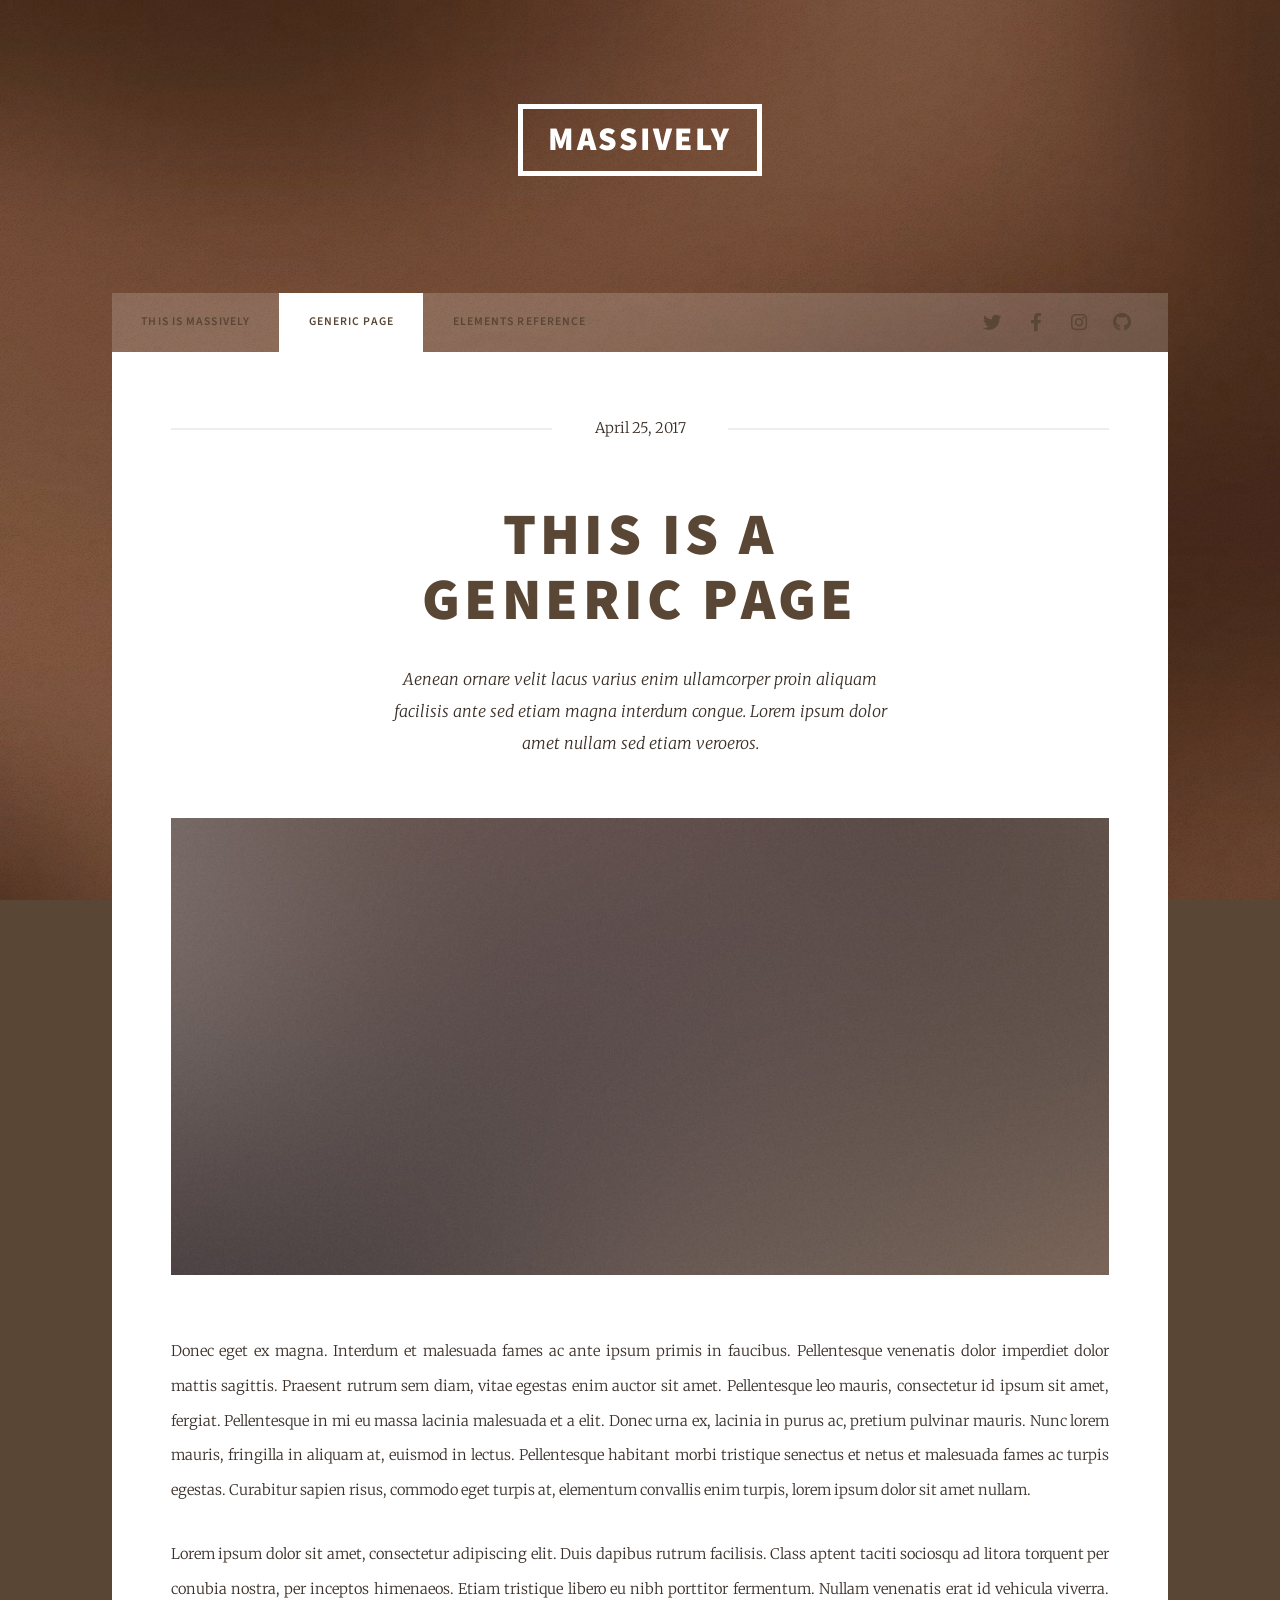
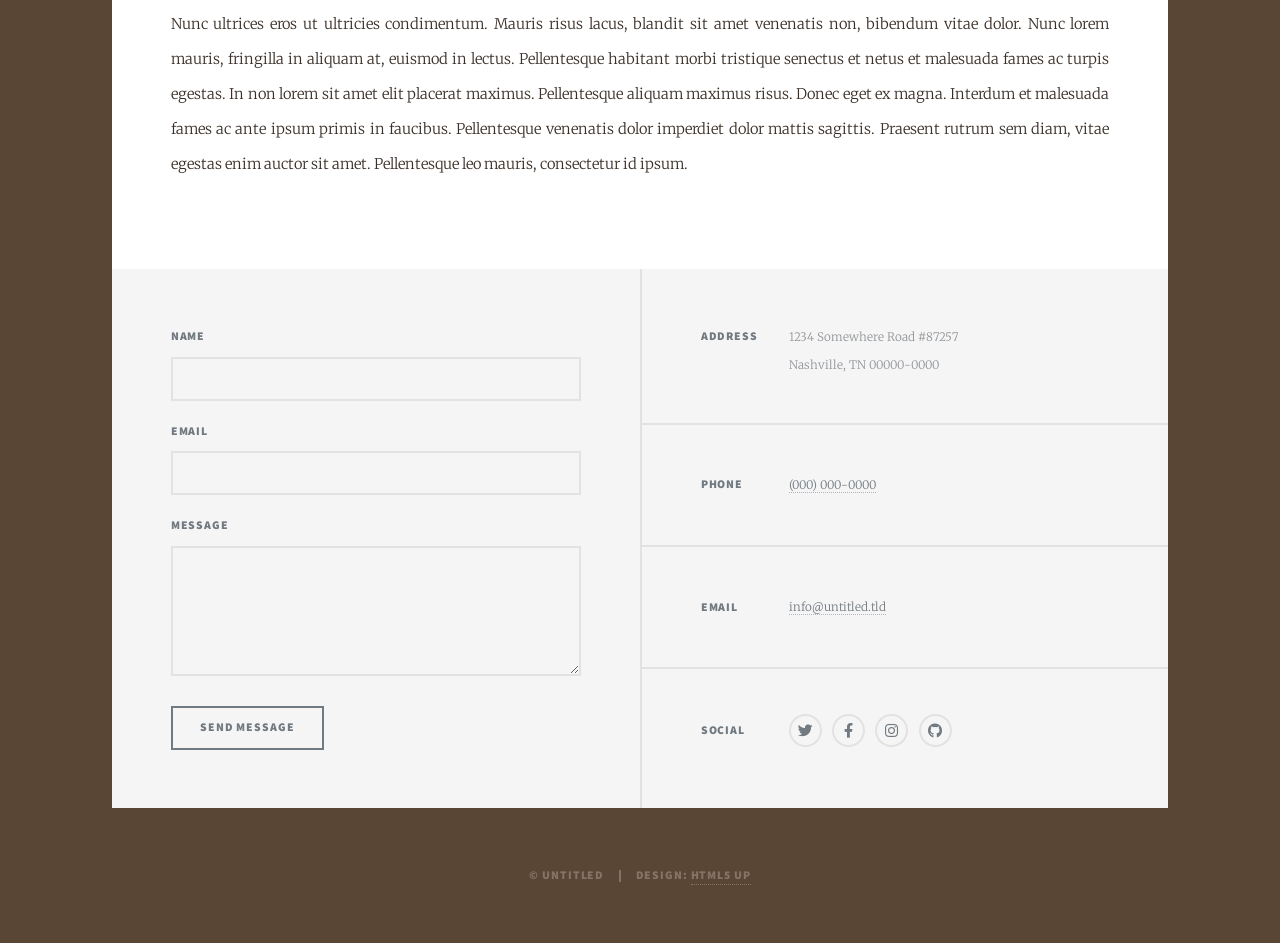
<file: generic.html>
<!DOCTYPE HTML>
<!--
	Massively by HTML5 UP
	html5up.net | @ajlkn
	Free for personal and commercial use under the CCA 3.0 license (html5up.net/license)
-->
<html>
	<head>
		<title>Generic Page - Massively by HTML5 UP</title>
		<meta charset="utf-8" />
		<meta name="viewport" content="width=device-width, initial-scale=1, user-scalable=no" />
		<link rel="stylesheet" href="assets/css/main.css" />
		<noscript><link rel="stylesheet" href="assets/css/noscript.css" /></noscript>
	</head>
	<body class="is-preload">

		<!-- Wrapper -->
			<div id="wrapper">

				<!-- Header -->
					<header id="header">
						<a href="index.html" class="logo">Massively</a>
					</header>

				<!-- Nav -->
					<nav id="nav">
						<ul class="links">
							<li><a href="index.html">This is Massively</a></li>
							<li class="active"><a href="generic.html">Generic Page</a></li>
							<li><a href="elements.html">Elements Reference</a></li>
						</ul>
						<ul class="icons">
							<li><a href="#" class="icon brands fa-twitter"><span class="label">Twitter</span></a></li>
							<li><a href="#" class="icon brands fa-facebook-f"><span class="label">Facebook</span></a></li>
							<li><a href="#" class="icon brands fa-instagram"><span class="label">Instagram</span></a></li>
							<li><a href="#" class="icon brands fa-github"><span class="label">GitHub</span></a></li>
						</ul>
					</nav>

				<!-- Main -->
					<div id="main">

						<!-- Post -->
							<section class="post">
								<header class="major">
									<span class="date">April 25, 2017</span>
									<h1>This is a<br />
									Generic Page</h1>
									<p>Aenean ornare velit lacus varius enim ullamcorper proin aliquam<br />
									facilisis ante sed etiam magna interdum congue. Lorem ipsum dolor<br />
									amet nullam sed etiam veroeros.</p>
								</header>
								<div class="image main"><img src="images/pic01.jpg" alt="" /></div>
								<p>Donec eget ex magna. Interdum et malesuada fames ac ante ipsum primis in faucibus. Pellentesque venenatis dolor imperdiet dolor mattis sagittis. Praesent rutrum sem diam, vitae egestas enim auctor sit amet. Pellentesque leo mauris, consectetur id ipsum sit amet, fergiat. Pellentesque in mi eu massa lacinia malesuada et a elit. Donec urna ex, lacinia in purus ac, pretium pulvinar mauris. Nunc lorem mauris, fringilla in aliquam at, euismod in lectus. Pellentesque habitant morbi tristique senectus et netus et malesuada fames ac turpis egestas. Curabitur sapien risus, commodo eget turpis at, elementum convallis enim turpis, lorem ipsum dolor sit amet nullam.</p>
								<p>Lorem ipsum dolor sit amet, consectetur adipiscing elit. Duis dapibus rutrum facilisis. Class aptent taciti sociosqu ad litora torquent per conubia nostra, per inceptos himenaeos. Etiam tristique libero eu nibh porttitor fermentum. Nullam venenatis erat id vehicula viverra. Nunc ultrices eros ut ultricies condimentum. Mauris risus lacus, blandit sit amet venenatis non, bibendum vitae dolor. Nunc lorem mauris, fringilla in aliquam at, euismod in lectus. Pellentesque habitant morbi tristique senectus et netus et malesuada fames ac turpis egestas. In non lorem sit amet elit placerat maximus. Pellentesque aliquam maximus risus. Donec eget ex magna. Interdum et malesuada fames ac ante ipsum primis in faucibus. Pellentesque venenatis dolor imperdiet dolor mattis sagittis. Praesent rutrum sem diam, vitae egestas enim auctor sit amet. Pellentesque leo mauris, consectetur id ipsum.</p>
							</section>

					</div>

				<!-- Footer -->
					<footer id="footer">
						<section>
							<form method="post" action="#">
								<div class="fields">
									<div class="field">
										<label for="name">Name</label>
										<input type="text" name="name" id="name" />
									</div>
									<div class="field">
										<label for="email">Email</label>
										<input type="text" name="email" id="email" />
									</div>
									<div class="field">
										<label for="message">Message</label>
										<textarea name="message" id="message" rows="3"></textarea>
									</div>
								</div>
								<ul class="actions">
									<li><input type="submit" value="Send Message" /></li>
								</ul>
							</form>
						</section>
						<section class="split contact">
							<section class="alt">
								<h3>Address</h3>
								<p>1234 Somewhere Road #87257<br />
								Nashville, TN 00000-0000</p>
							</section>
							<section>
								<h3>Phone</h3>
								<p><a href="#">(000) 000-0000</a></p>
							</section>
							<section>
								<h3>Email</h3>
								<p><a href="#">info@untitled.tld</a></p>
							</section>
							<section>
								<h3>Social</h3>
								<ul class="icons alt">
									<li><a href="#" class="icon brands alt fa-twitter"><span class="label">Twitter</span></a></li>
									<li><a href="#" class="icon brands alt fa-facebook-f"><span class="label">Facebook</span></a></li>
									<li><a href="#" class="icon brands alt fa-instagram"><span class="label">Instagram</span></a></li>
									<li><a href="#" class="icon brands alt fa-github"><span class="label">GitHub</span></a></li>
								</ul>
							</section>
						</section>
					</footer>

				<!-- Copyright -->
					<div id="copyright">
						<ul><li>&copy; Untitled</li><li>Design: <a href="https://html5up.net">HTML5 UP</a></li></ul>
					</div>

			</div>

		<!-- Scripts -->
			<script src="assets/js/jquery.min.js"></script>
			<script src="assets/js/jquery.scrollex.min.js"></script>
			<script src="assets/js/jquery.scrolly.min.js"></script>
			<script src="assets/js/browser.min.js"></script>
			<script src="assets/js/breakpoints.min.js"></script>
			<script src="assets/js/util.js"></script>
			<script src="assets/js/main.js"></script>

	</body>
</html>
</file>
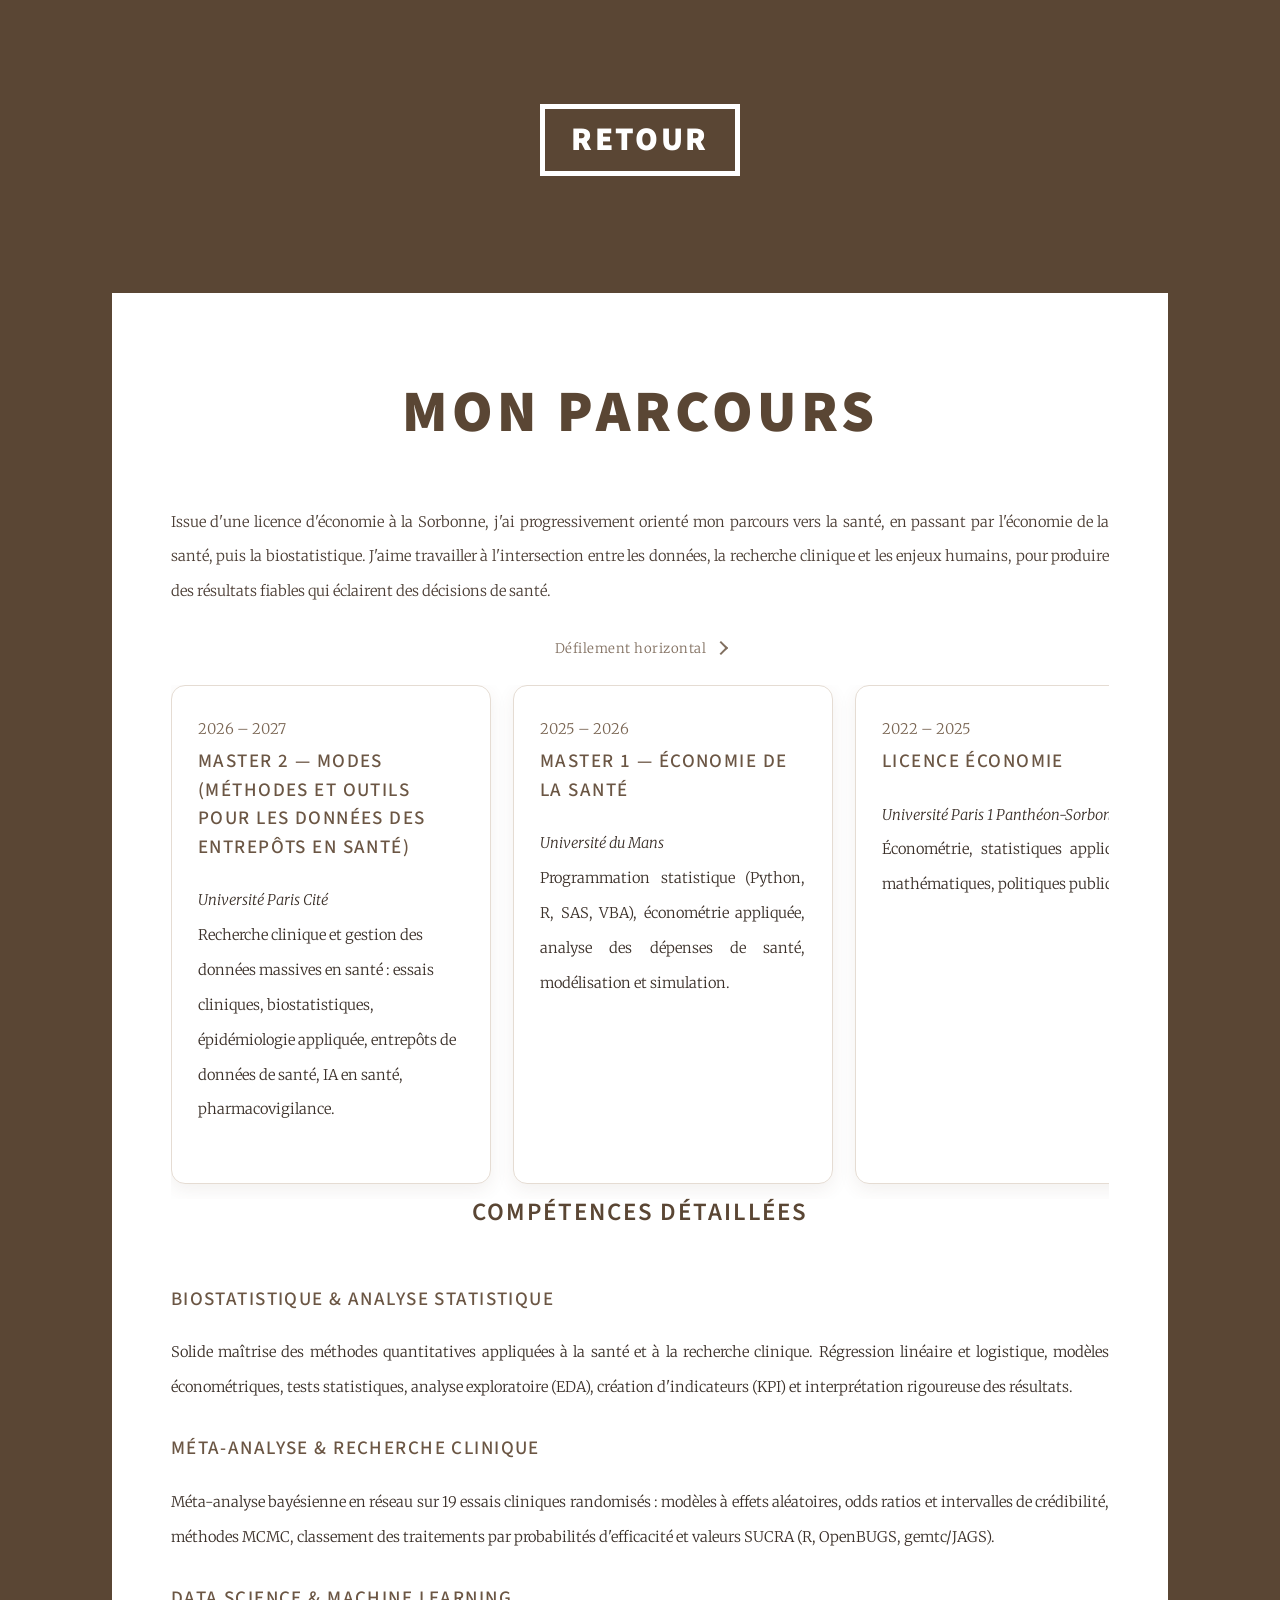
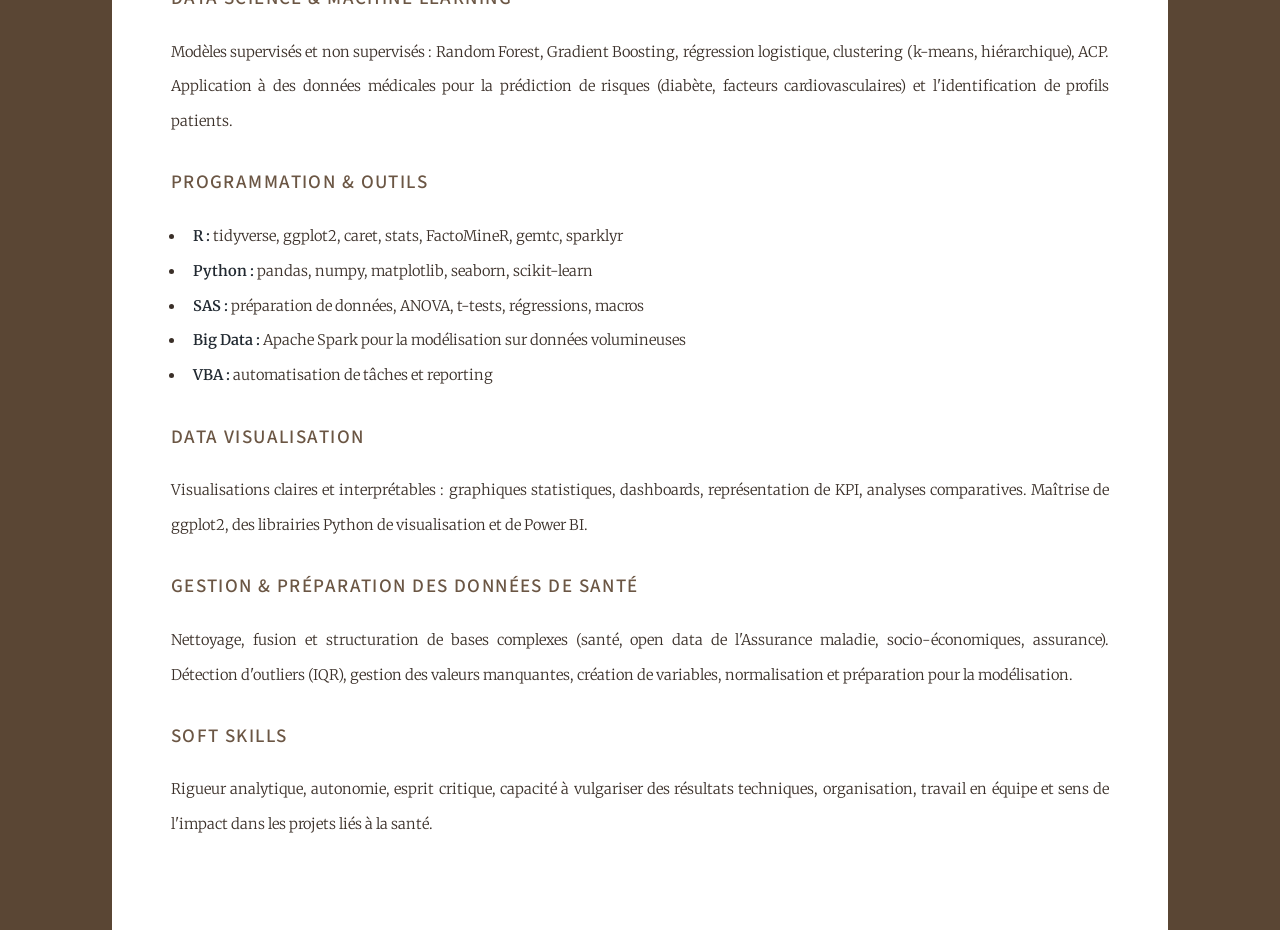
<file: parcours.html>
<!DOCTYPE HTML>
<html>
    <head>
        <title>Mon parcours – Ines Benslimane</title>
        <meta charset="utf-8" />
        <meta name="viewport" content="width=device-width, initial-scale=1" />
        <link rel="stylesheet" href="assets/css/main.css" />
    </head>

    <body>

        <!-- Header -->
        <header id="header">
            <a href="index.html" class="logo">Retour</a>
        </header>

        <!-- Main -->
        <div id="main">

            <section id="parcours" class="post">
                <header class="major">
                    <h1 class="fade-in">Mon parcours</h1>
                </header>

                <!-- Introduction / Motivation -->
                <p class="intro">
                    Issue d'une licence d'économie à la Sorbonne, j'ai progressivement orienté mon parcours 
                    vers la santé, en passant par l'économie de la santé, puis la biostatistique.
                    J'aime travailler à l'intersection entre les données, la recherche clinique et les enjeux
                    humains, pour produire des résultats fiables qui éclairent des décisions de santé.
                </p>
                <p class="scroll-indicator">Défilement horizontal <span class="arrow"></span></p>

                <!-- Timeline en cartes horizontales -->
                <div class="cards-container">
                    
                   <div class="card">
    <span class="card-date">2026 – 2027</span>
    <h3>Master 2 — MODES (Méthodes et Outils pour les Données des Entrepôts en Santé)</h3>
    <p style="text-align: left; hyphens: none;">
        <em>Université Paris Cité</em><br>
        Recherche clinique et gestion des données massives en santé : essais cliniques, biostatistiques, épidémiologie appliquée, entrepôts de données de santé, IA en santé, pharmacovigilance.
    </p>
</div>

                    <div class="card">
                        <span class="card-date">2025 – 2026</span>
                        <h3>Master 1 — Économie de la Santé</h3>
                        <p>
                            <em>Université du Mans</em><br>
                            Programmation statistique (Python, R, SAS, VBA), économétrie appliquée,
                            analyse des dépenses de santé, modélisation et simulation.
                        </p>
                    </div>

                    <div class="card">
                        <span class="card-date">2022 – 2025</span>
                        <h3>Licence Économie</h3>
                        <p>
                            <em>Université Paris 1 Panthéon-Sorbonne</em><br>
                            Économétrie, statistiques appliquées, mathématiques, politiques publiques.
                        </p>
                    </div>

                    <div class="card">
                        <span class="card-date">2021</span>
                        <h3>Baccalauréat général & ESABAC</h3>
                        <p>
                            <em>Lycée Suger & Liceo S. Pizzi</em><br>
                            Spécialités Mathématiques et SES — Double diplôme franco-italien.
                        </p>
                    </div>

                </div>

<!-- Compétences détaillées -->
<section class="skills-section">

    <header class="major">
        <h2 class="fade-in">Compétences détaillées</h2>
    </header>

    <h3>Biostatistique & Analyse statistique</h3>
    <p>
        Solide maîtrise des méthodes quantitatives appliquées à la santé et à la recherche clinique.
        Régression linéaire et logistique, modèles économétriques, tests statistiques, analyse
        exploratoire (EDA), création d'indicateurs (KPI) et interprétation rigoureuse des résultats.
    </p>

    <h3>Méta-analyse & Recherche clinique</h3>
    <p>
        Méta-analyse bayésienne en réseau sur 19 essais cliniques randomisés : modèles à effets
        aléatoires, odds ratios et intervalles de crédibilité, méthodes MCMC, classement des
        traitements par probabilités d'efficacité et valeurs SUCRA (R, OpenBUGS, gemtc/JAGS).
    </p>

    <h3>Data Science & Machine Learning</h3>
    <p>
        Modèles supervisés et non supervisés : Random Forest, Gradient Boosting, régression
        logistique, clustering (k-means, hiérarchique), ACP. Application à des données médicales
        pour la prédiction de risques (diabète, facteurs cardiovasculaires) et l'identification
        de profils patients.
    </p>

    <h3>Programmation & Outils</h3>
    <ul>
        <li><strong>R :</strong> tidyverse, ggplot2, caret, stats, FactoMineR, gemtc, sparklyr</li>
        <li><strong>Python :</strong> pandas, numpy, matplotlib, seaborn, scikit-learn</li>
        <li><strong>SAS :</strong> préparation de données, ANOVA, t-tests, régressions, macros</li>
        <li><strong>Big Data :</strong> Apache Spark pour la modélisation sur données volumineuses</li>
        <li><strong>VBA :</strong> automatisation de tâches et reporting</li>
    </ul>

    <h3>Data Visualisation</h3>
    <p>
        Visualisations claires et interprétables : graphiques statistiques, dashboards, représentation
        de KPI, analyses comparatives. Maîtrise de ggplot2, des librairies Python de visualisation
        et de Power BI.
    </p>

    <h3>Gestion & Préparation des Données de santé</h3>
    <p>
        Nettoyage, fusion et structuration de bases complexes (santé, open data de l'Assurance maladie,
        socio-économiques, assurance). Détection d'outliers (IQR), gestion des valeurs manquantes,
        création de variables, normalisation et préparation pour la modélisation.
    </p>

    <h3>Soft Skills</h3>
    <p>
        Rigueur analytique, autonomie, esprit critique, capacité à vulgariser des résultats techniques,
        organisation, travail en équipe et sens de l'impact dans les projets liés à la santé.
    </p>

</section>

            </section>

        </div>

        <!-- Scripts -->
        <script src="assets/js/main.js"></script>

    </body>
</html>
</file>
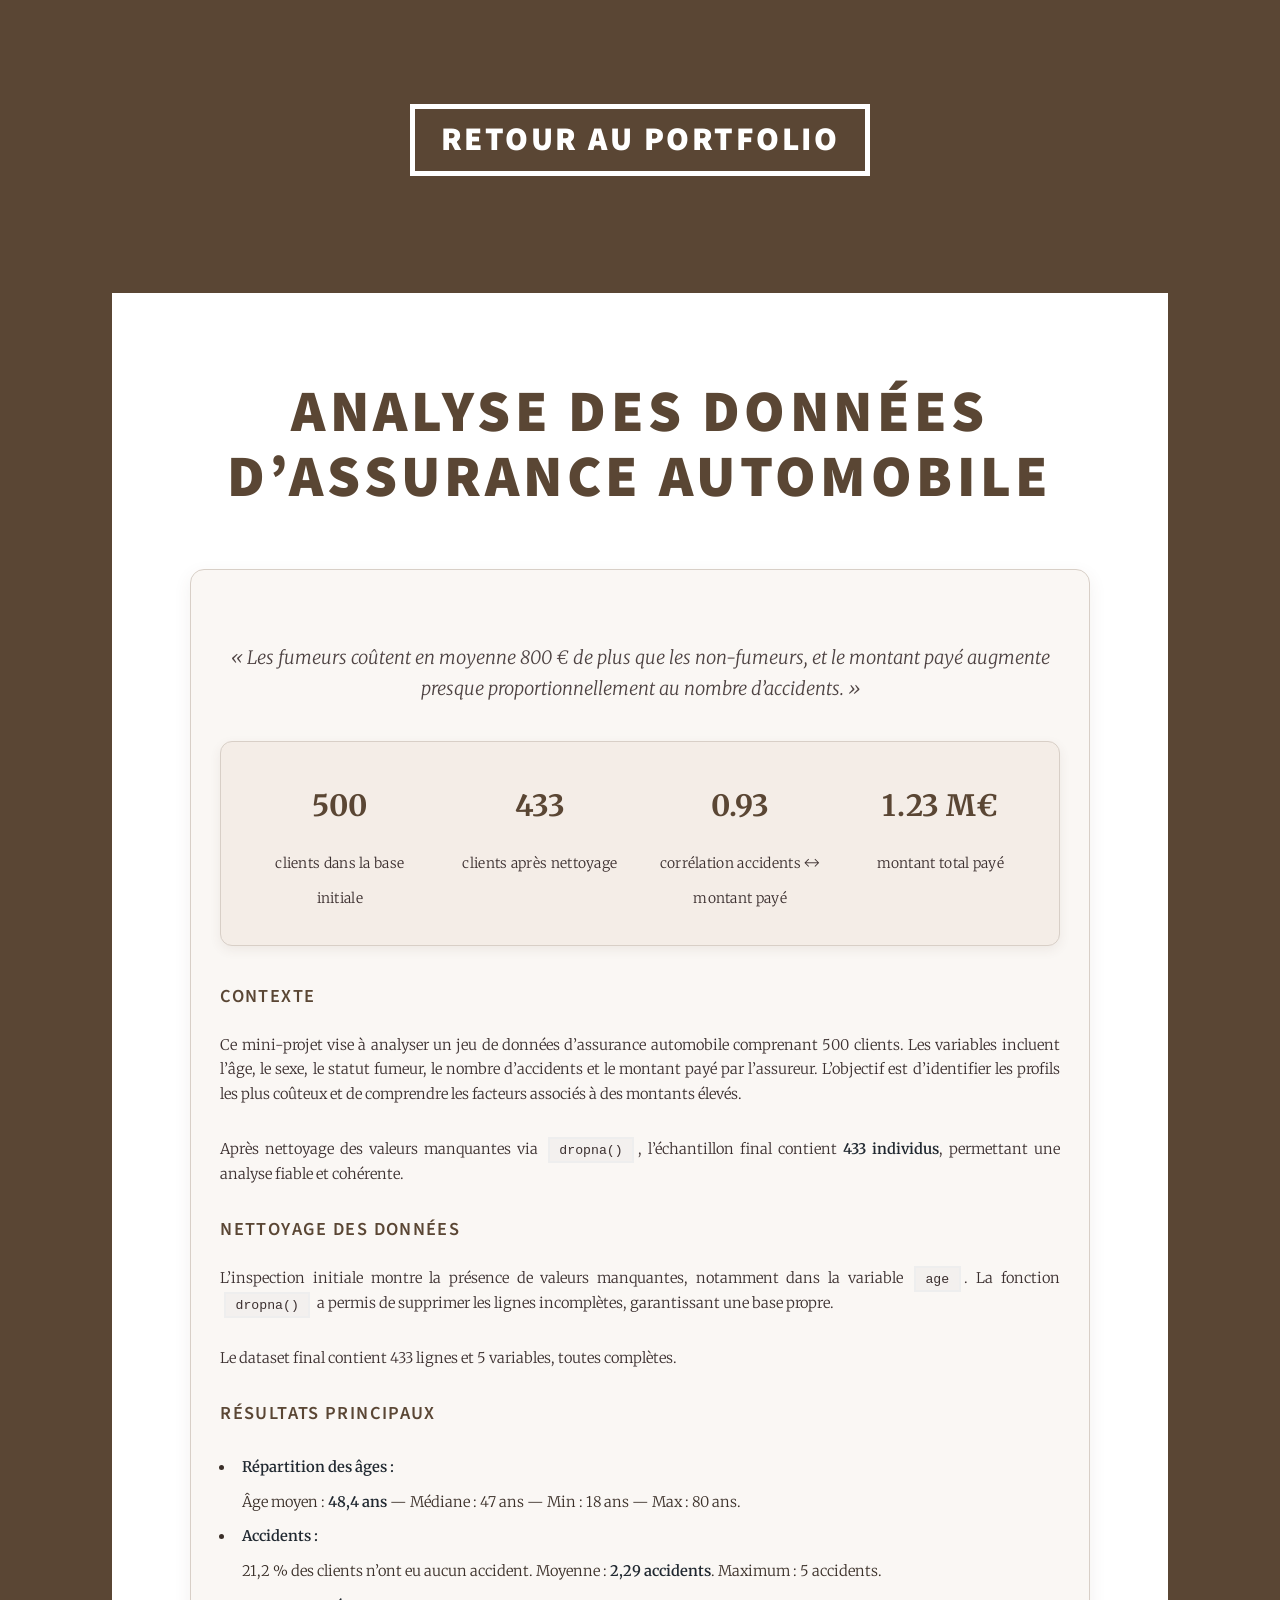
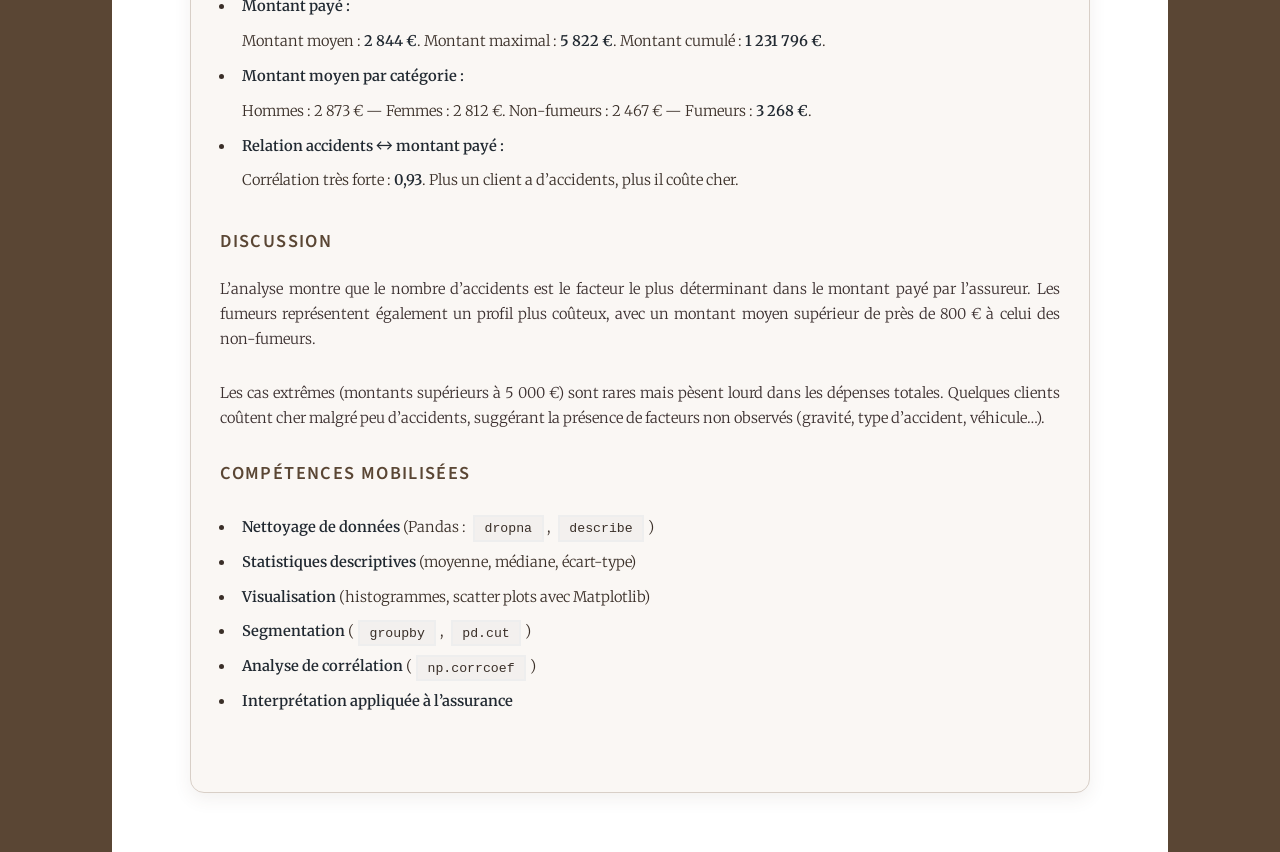
<file: project-assurance.html>
<!DOCTYPE HTML>
<html>
    <head>
        <title>Analyse des données d’assurance automobile</title>
        <meta charset="utf-8" />
        <meta name="viewport" content="width=device-width, initial-scale=1" />
        <link rel="stylesheet" href="assets/css/main.css" />
    </head>

    <body class="is-preload">

        <div id="wrapper">

            <!-- Header -->
            <header id="header">
                <a href="index.html" class="logo">Retour au portfolio</a>
            </header>

            <!-- Main -->
            <div id="main">
                <article class="post">

                    <header class="major">
                        <h1>Analyse des données d’assurance automobile</h1>
                    </header>

                    <section id="project-assurance">

                        <!-- Phrase d'accroche -->
                        <p class="intro-quote">
                            « Les fumeurs coûtent en moyenne 800&nbsp;€ de plus que les non‑fumeurs, et le montant payé augmente presque proportionnellement au nombre d’accidents. »
                        </p>

                        <!-- Bloc chiffres clés -->
                        <div class="key-stats-assurance">
                            <div class="stat">
                                <span class="number">500</span>
                                <span class="label">clients dans la base initiale</span>
                            </div>
                            <div class="stat">
                                <span class="number">433</span>
                                <span class="label">clients après nettoyage</span>
                            </div>
                            <div class="stat">
                                <span class="number">0.93</span>
                                <span class="label">corrélation accidents ↔ montant payé</span>
                            </div>
                            <div class="stat">
                                <span class="number">1.23 M€</span>
                                <span class="label">montant total payé</span>
                            </div>
                        </div>

                        <h3>Contexte</h3>
                        <p>
                            Ce mini‑projet vise à analyser un jeu de données d’assurance automobile comprenant 500 clients.
                            Les variables incluent l’âge, le sexe, le statut fumeur, le nombre d’accidents et le montant payé
                            par l’assureur. L’objectif est d’identifier les profils les plus coûteux et de comprendre les facteurs
                            associés à des montants élevés.
                        </p>
                        <p>
                            Après nettoyage des valeurs manquantes via <code>dropna()</code>, l’échantillon final contient
                            <strong>433 individus</strong>, permettant une analyse fiable et cohérente.
                        </p>

                        <h3>Nettoyage des données</h3>
                        <p>
                            L’inspection initiale montre la présence de valeurs manquantes, notamment dans la variable <code>age</code>.
                            La fonction <code>dropna()</code> a permis de supprimer les lignes incomplètes, garantissant une base propre.
                        </p>
                        <p>
                            Le dataset final contient 433 lignes et 5 variables, toutes complètes.
                        </p>

                        <h3>Résultats principaux</h3>
                        <ul>
                            <li>
                                <strong>Répartition des âges :</strong><br>
                                Âge moyen : <strong>48,4 ans</strong> — Médiane : 47 ans — Min : 18 ans — Max : 80 ans.
                            </li>
                            <li>
                                <strong>Accidents :</strong><br>
                                21,2&nbsp;% des clients n’ont eu aucun accident.  
                                Moyenne : <strong>2,29 accidents</strong>.  
                                Maximum : 5 accidents.
                            </li>
                            <li>
                                <strong>Montant payé :</strong><br>
                                Montant moyen : <strong>2 844 €</strong>.  
                                Montant maximal : <strong>5 822 €</strong>.  
                                Montant cumulé : <strong>1 231 796 €</strong>.
                            </li>
                            <li>
                                <strong>Montant moyen par catégorie :</strong><br>
                                Hommes : 2 873 € — Femmes : 2 812 €.  
                                Non‑fumeurs : 2 467 € — Fumeurs : <strong>3 268 €</strong>.
                            </li>
                            <li>
                                <strong>Relation accidents ↔ montant payé :</strong><br>
                                Corrélation très forte : <strong>0,93</strong>.  
                                Plus un client a d’accidents, plus il coûte cher.
                            </li>
                        </ul>

                        <h3>Discussion</h3>
                        <p>
                            L’analyse montre que le nombre d’accidents est le facteur le plus déterminant dans le montant payé
                            par l’assureur. Les fumeurs représentent également un profil plus coûteux, avec un montant moyen
                            supérieur de près de 800&nbsp;€ à celui des non‑fumeurs.
                        </p>
                        <p>
                            Les cas extrêmes (montants supérieurs à 5 000&nbsp;€) sont rares mais pèsent lourd dans les dépenses
                            totales. Quelques clients coûtent cher malgré peu d’accidents, suggérant la présence de facteurs non
                            observés (gravité, type d’accident, véhicule…).
                        </p>

                        <h3>Compétences mobilisées</h3>
                        <ul>
                            <li><strong>Nettoyage de données</strong> (Pandas : <code>dropna</code>, <code>describe</code>)</li>
                            <li><strong>Statistiques descriptives</strong> (moyenne, médiane, écart‑type)</li>
                            <li><strong>Visualisation</strong> (histogrammes, scatter plots avec Matplotlib)</li>
                            <li><strong>Segmentation</strong> (<code>groupby</code>, <code>pd.cut</code>)</li>
                            <li><strong>Analyse de corrélation</strong> (<code>np.corrcoef</code>)</li>
                            <li><strong>Interprétation appliquée à l’assurance</strong></li>
                        </ul>

                    </section>

                </article>
            </div>

        </div>

        <script src="assets/js/main.js"></script>
    </body>
</html>
</file>
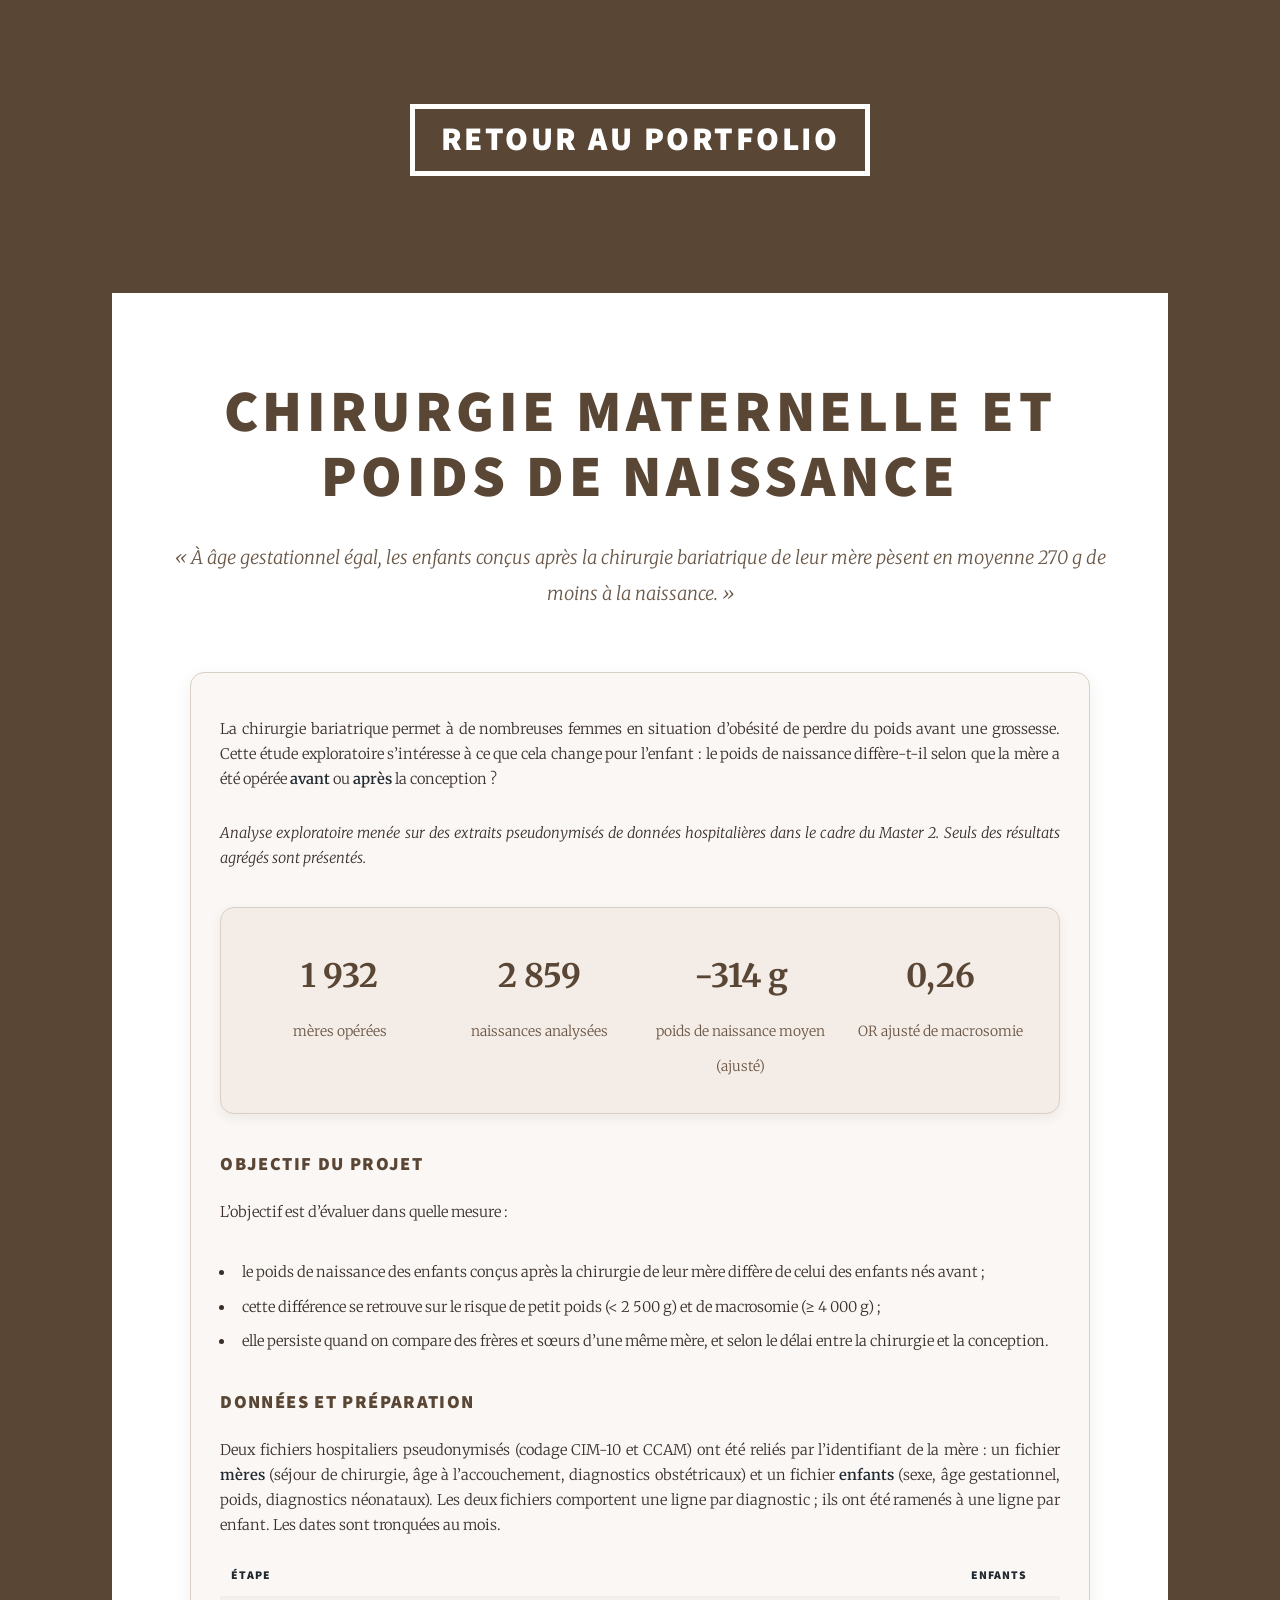
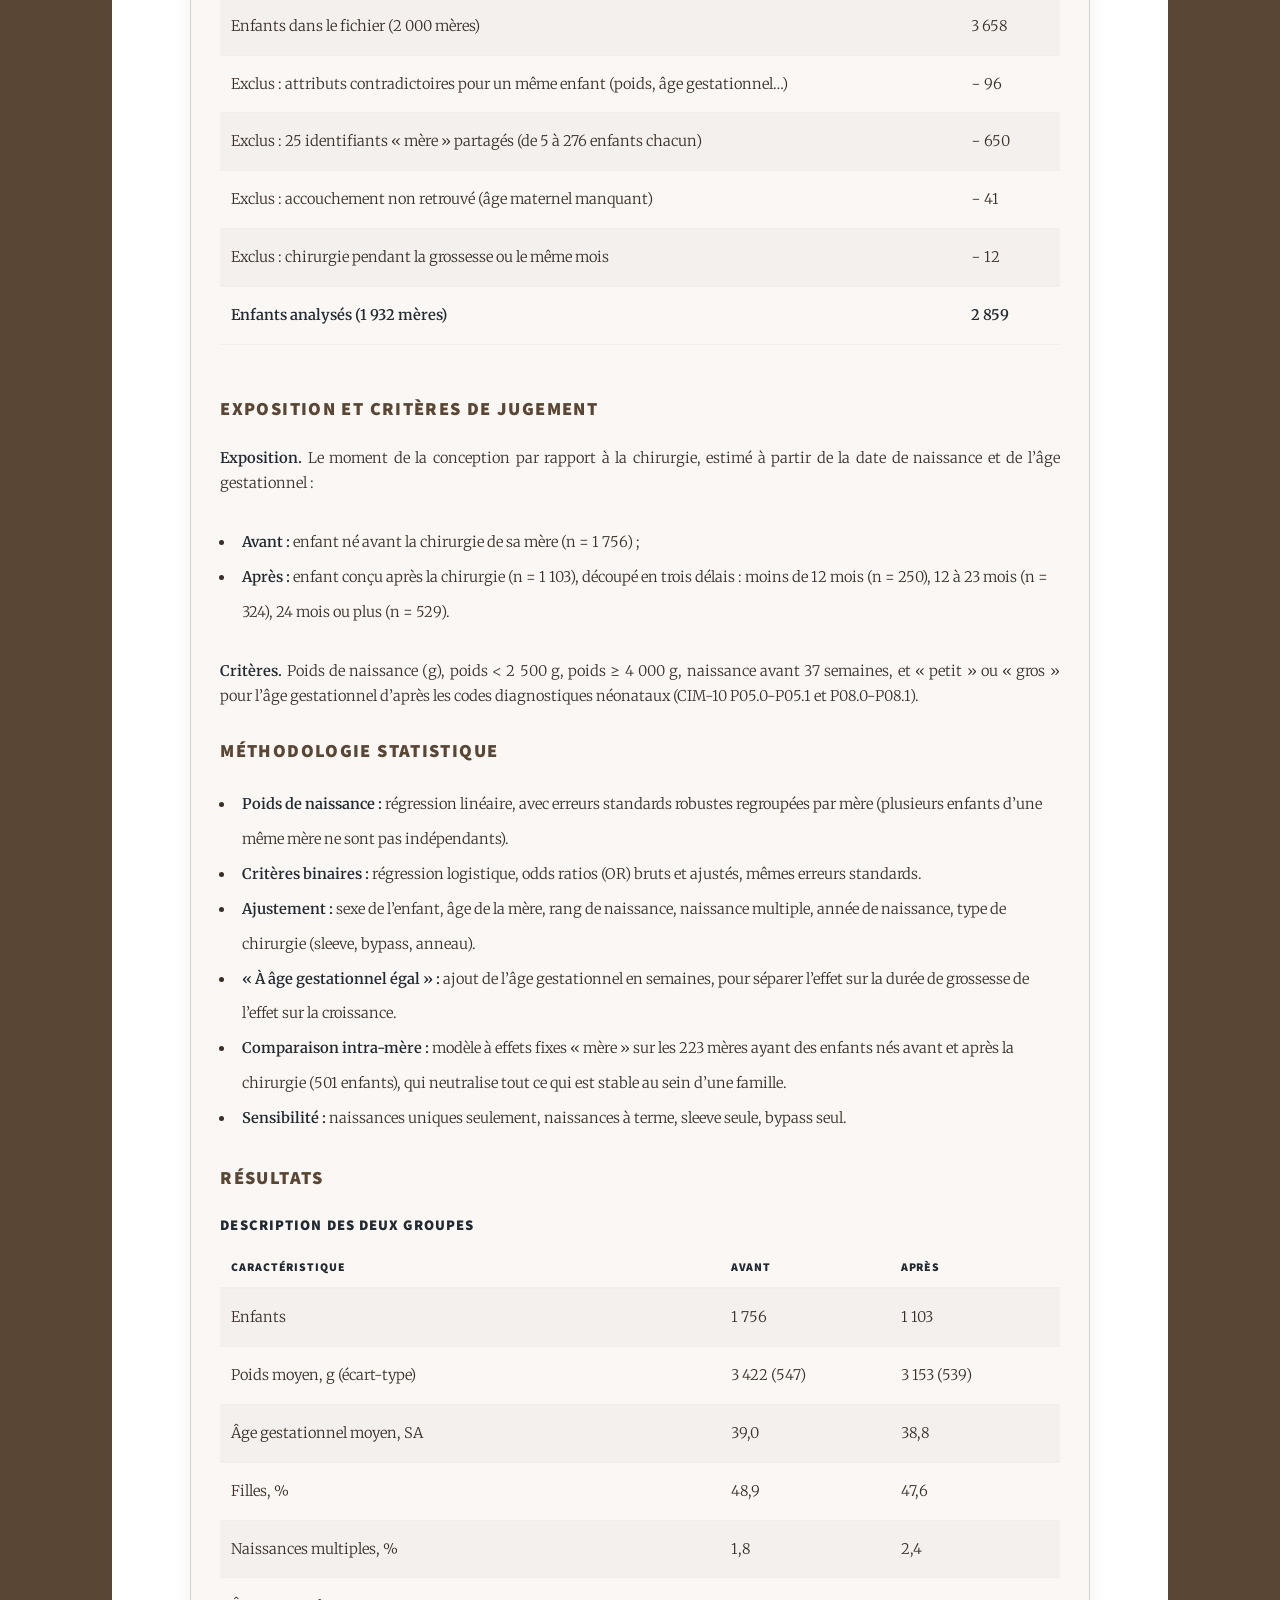
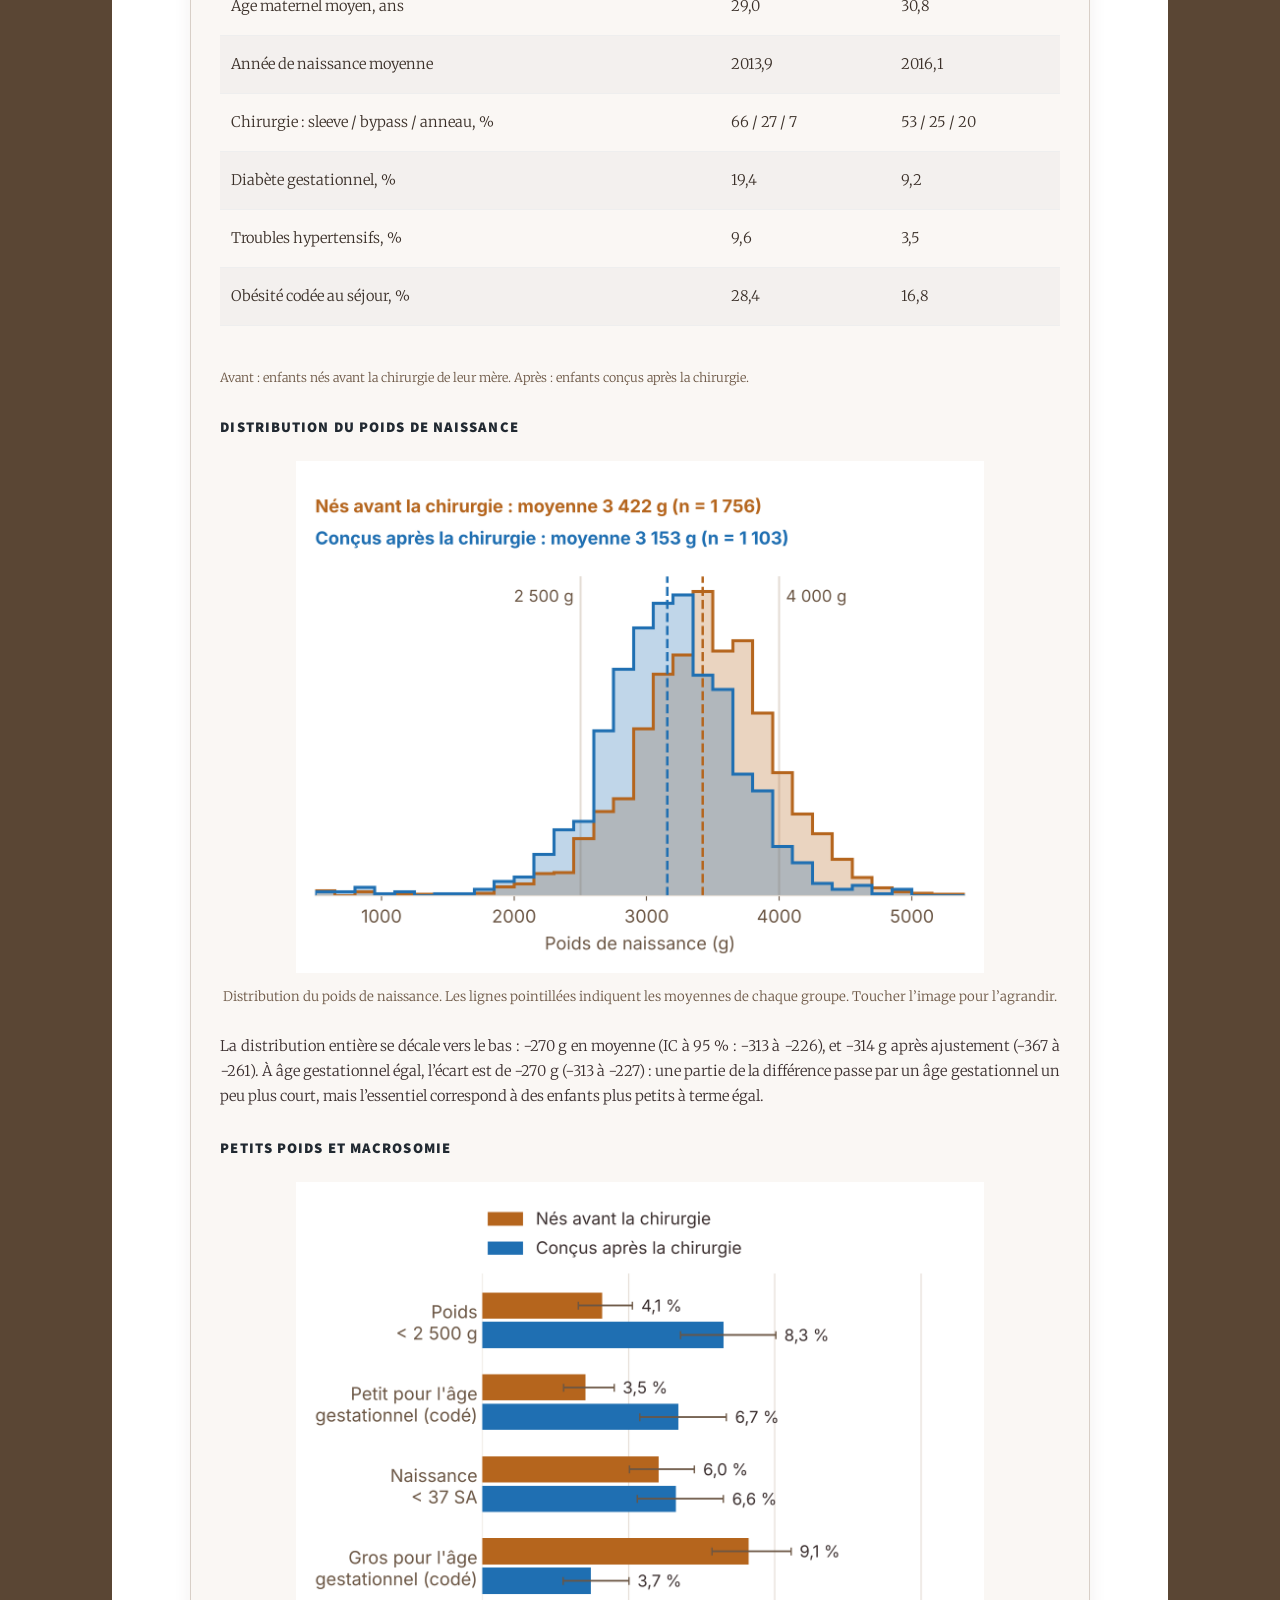
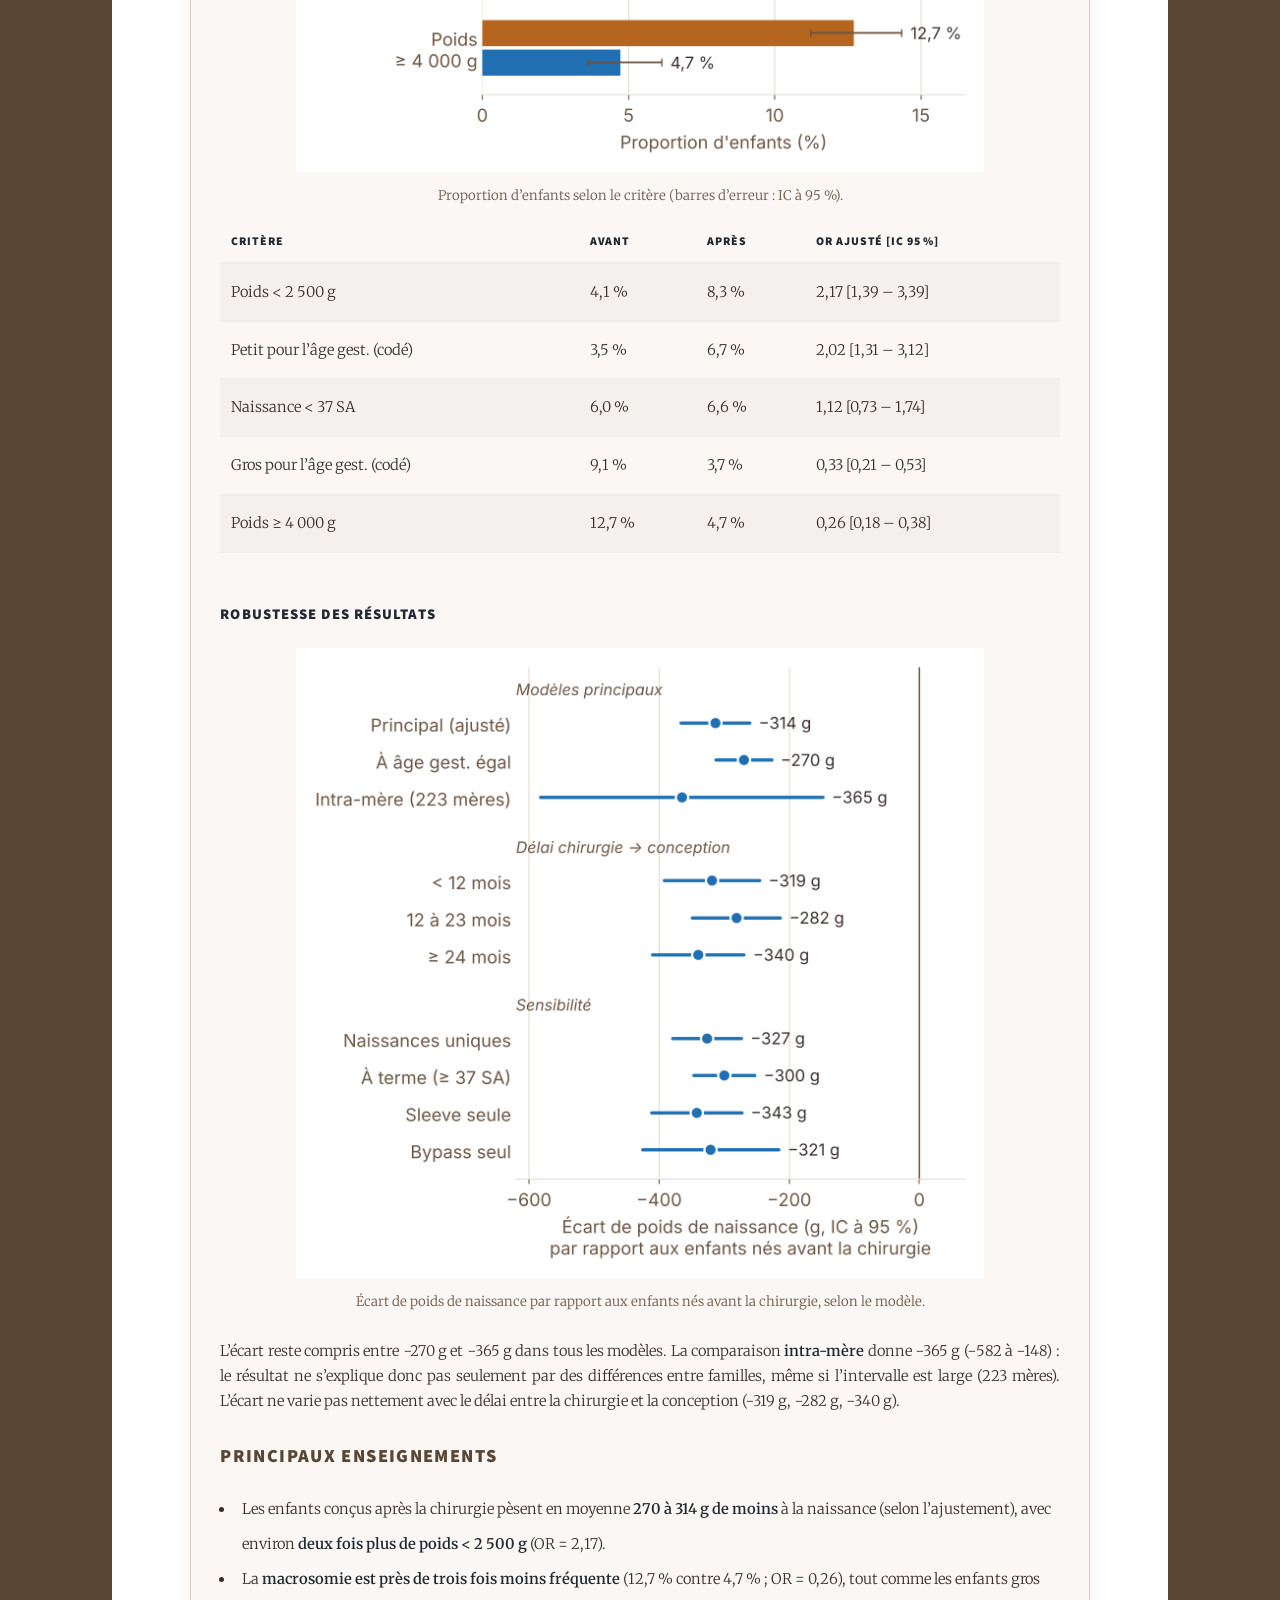
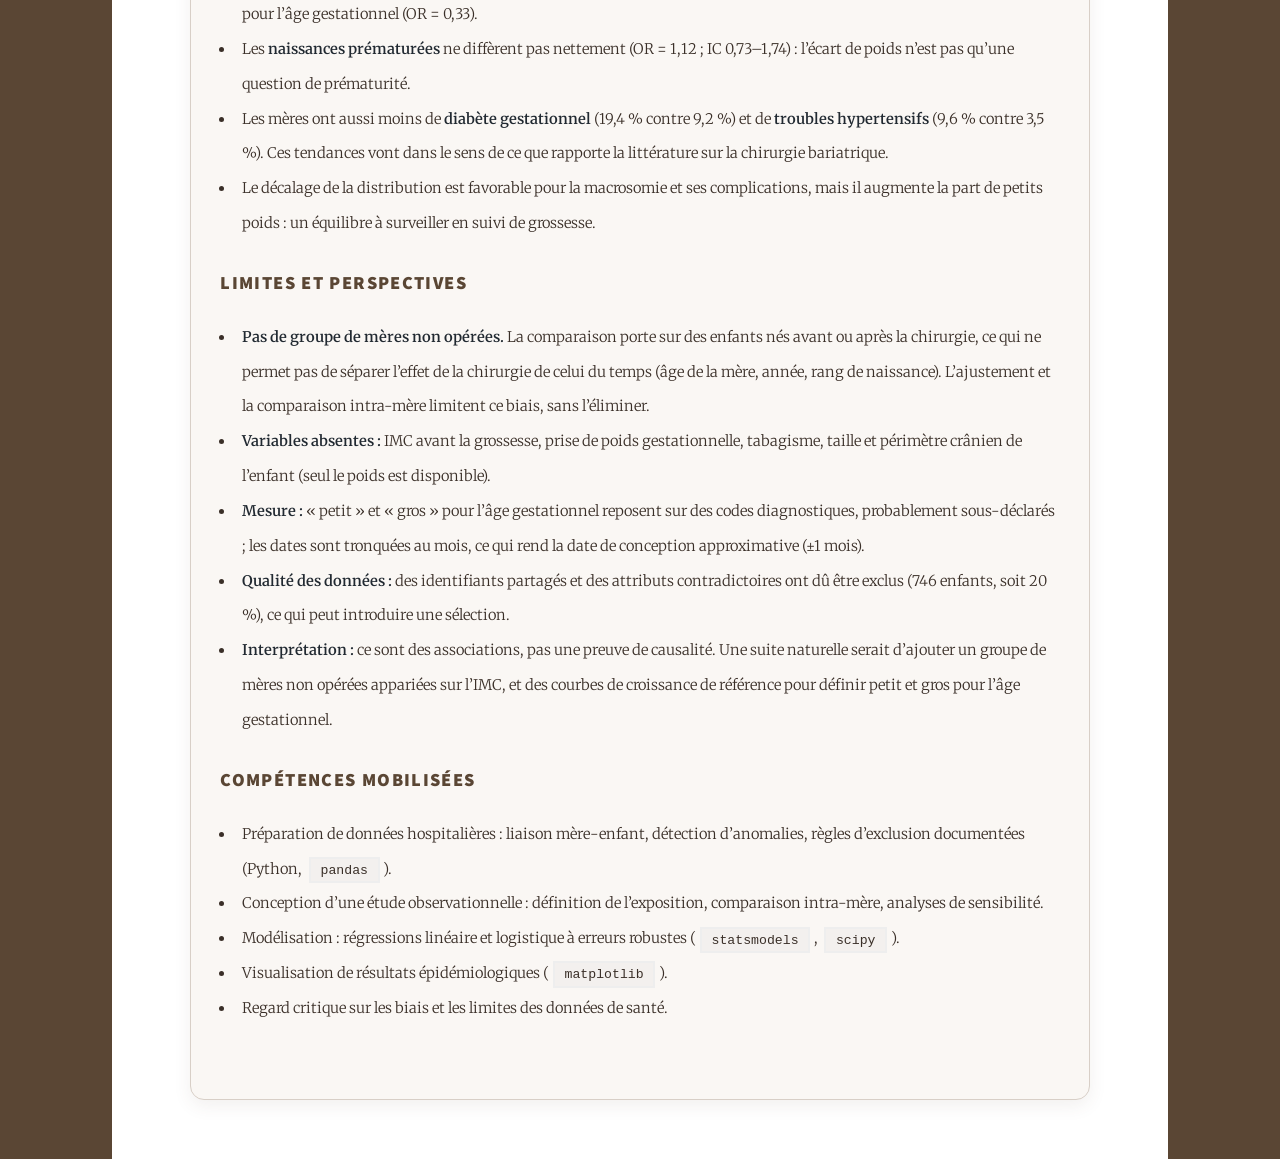
<file: project-chirurgie-maternelle.html>
<!DOCTYPE HTML>
<html>
    <head>
        <title>Chirurgie maternelle et poids de naissance</title>
        <meta charset="utf-8" />
        <meta name="viewport" content="width=device-width, initial-scale=1" />
        <link rel="stylesheet" href="assets/css/main.css" />
        <link rel="stylesheet" href="project-chirurgie-maternelle-style.css" />
    </head>

    <body class="is-preload">

        <div id="wrapper">

            <!-- Header -->
            <header id="header">
                <a href="index.html" class="logo">Retour au portfolio</a>
            </header>

            <!-- Main -->
            <div id="main">
                <article class="post">

                    <!-- Titre + accroche -->
                    <header class="major">
                        <h1>Chirurgie maternelle et poids de naissance</h1>
                        <p class="intro-quote">« À âge gestationnel égal, les enfants conçus après la chirurgie bariatrique de leur mère pèsent en moyenne 270 g de moins à la naissance. »</p>
                    </header>

                    <!-- Contenu du projet -->
                    <section id="project-chirurgie-maternelle">

                        <p>
                            La chirurgie bariatrique permet à de nombreuses femmes en situation d’obésité de perdre
                            du poids avant une grossesse. Cette étude exploratoire s’intéresse à ce que cela change
                            pour l’enfant : le poids de naissance diffère-t-il selon que la mère a été opérée
                            <strong>avant</strong> ou <strong>après</strong> la conception ?
                        </p>
                        <p>
                            <em>Analyse exploratoire menée sur des extraits pseudonymisés de données hospitalières
                            dans le cadre du Master 2. Seuls des résultats agrégés sont présentés.</em>
                        </p>

                        <!-- Bloc chiffres clés -->
                        <div class="key-stats">
                            <div class="stat">
                                <span class="number">1 932</span>
                                <span class="label">mères opérées</span>
                            </div>

                            <div class="stat">
                                <span class="number">2 859</span>
                                <span class="label">naissances analysées</span>
                            </div>

                            <div class="stat">
                                <span class="number">−314 g</span>
                                <span class="label">poids de naissance moyen (ajusté)</span>
                            </div>

                            <div class="stat">
                                <span class="number">0,26</span>
                                <span class="label">OR ajusté de macrosomie</span>
                            </div>
                        </div>

                        <h3>Objectif du projet</h3>
                        <p>L’objectif est d’évaluer dans quelle mesure :</p>
                        <ul>
                            <li>le poids de naissance des enfants conçus après la chirurgie de leur mère diffère de celui des enfants nés avant ;</li>
                            <li>cette différence se retrouve sur le risque de petit poids (&lt; 2 500 g) et de macrosomie (≥ 4 000 g) ;</li>
                            <li>elle persiste quand on compare des frères et sœurs d’une même mère, et selon le délai entre la chirurgie et la conception.</li>
                        </ul>

                        <h3>Données et préparation</h3>
                        <p>
                            Deux fichiers hospitaliers pseudonymisés (codage CIM-10 et CCAM) ont été reliés par
                            l’identifiant de la mère : un fichier <strong>mères</strong> (séjour de chirurgie, âge à
                            l’accouchement, diagnostics obstétricaux) et un fichier <strong>enfants</strong>
                            (sexe, âge gestationnel, poids, diagnostics néonataux). Les deux fichiers comportent une
                            ligne par diagnostic ; ils ont été ramenés à une ligne par enfant. Les dates sont
                            tronquées au mois.
                        </p>

                        <div class="table-wrapper">
                            <table>
                                <thead>
                                    <tr>
                                        <th>Étape</th>
                                        <th>Enfants</th>
                                    </tr>
                                </thead>

                                <tbody>
                                    <tr>
                                        <td>Enfants dans le fichier (2 000 mères)</td>
                                        <td>3 658</td>
                                    </tr>

                                    <tr>
                                        <td>Exclus : attributs contradictoires pour un même enfant (poids, âge gestationnel…)</td>
                                        <td>− 96</td>
                                    </tr>

                                    <tr>
                                        <td>Exclus : 25 identifiants « mère » partagés (de 5 à 276 enfants chacun)</td>
                                        <td>− 650</td>
                                    </tr>

                                    <tr>
                                        <td>Exclus : accouchement non retrouvé (âge maternel manquant)</td>
                                        <td>− 41</td>
                                    </tr>

                                    <tr>
                                        <td>Exclus : chirurgie pendant la grossesse ou le même mois</td>
                                        <td>− 12</td>
                                    </tr>

                                    <tr>
                                        <td><strong>Enfants analysés (1 932 mères)</strong></td>
                                        <td><strong>2 859</strong></td>
                                    </tr>
                                </tbody>
                            </table>
                        </div>

                        <h3>Exposition et critères de jugement</h3>
                        <p>
                            <strong>Exposition.</strong> Le moment de la conception par rapport à la chirurgie, estimé
                            à partir de la date de naissance et de l’âge gestationnel :
                        </p>
                        <ul>
                            <li><strong>Avant :</strong> enfant né avant la chirurgie de sa mère (n = 1 756) ;</li>
                            <li><strong>Après :</strong> enfant conçu après la chirurgie (n = 1 103), découpé en trois délais : moins de 12 mois (n = 250), 12 à 23 mois (n = 324), 24 mois ou plus (n = 529).</li>
                        </ul>
                        <p>
                            <strong>Critères.</strong> Poids de naissance (g), poids &lt; 2 500 g, poids ≥ 4 000 g,
                            naissance avant 37 semaines, et « petit » ou « gros » pour l’âge gestationnel d’après les
                            codes diagnostiques néonataux (CIM-10 P05.0-P05.1 et P08.0-P08.1).
                        </p>

                        <h3>Méthodologie statistique</h3>
                        <ul>
                            <li>
                                <strong>Poids de naissance :</strong>
                                régression linéaire, avec erreurs standards robustes regroupées par mère
                                (plusieurs enfants d’une même mère ne sont pas indépendants).
                            </li>

                            <li>
                                <strong>Critères binaires :</strong>
                                régression logistique, odds ratios (OR) bruts et ajustés, mêmes erreurs standards.
                            </li>

                            <li>
                                <strong>Ajustement :</strong>
                                sexe de l’enfant, âge de la mère, rang de naissance, naissance multiple, année de
                                naissance, type de chirurgie (sleeve, bypass, anneau).
                            </li>

                            <li>
                                <strong>« À âge gestationnel égal » :</strong>
                                ajout de l’âge gestationnel en semaines, pour séparer l’effet sur la durée de grossesse
                                de l’effet sur la croissance.
                            </li>

                            <li>
                                <strong>Comparaison intra-mère :</strong>
                                modèle à effets fixes « mère » sur les 223 mères ayant des enfants nés avant et après la
                                chirurgie (501 enfants), qui neutralise tout ce qui est stable au sein d’une famille.
                            </li>

                            <li>
                                <strong>Sensibilité :</strong>
                                naissances uniques seulement, naissances à terme, sleeve seule, bypass seul.
                            </li>
                        </ul>

                        <h3>Résultats</h3>

                        <h4>Description des deux groupes</h4>
                        <div class="table-wrapper">
                            <table class="results-table">
                                <thead>
                                    <tr>
                                        <th>Caractéristique</th>
                                        <th>Avant</th>
                                        <th>Après</th>
                                    </tr>
                                </thead>

                                <tbody>
                                    <tr><td>Enfants</td><td>1 756</td><td>1 103</td></tr>
                                    <tr><td>Poids moyen, g (écart-type)</td><td>3 422 (547)</td><td>3 153 (539)</td></tr>
                                    <tr><td>Âge gestationnel moyen, SA</td><td>39,0</td><td>38,8</td></tr>
                                    <tr><td>Filles, %</td><td>48,9</td><td>47,6</td></tr>
                                    <tr><td>Naissances multiples, %</td><td>1,8</td><td>2,4</td></tr>
                                    <tr><td>Âge maternel moyen, ans</td><td>29,0</td><td>30,8</td></tr>
                                    <tr><td>Année de naissance moyenne</td><td>2013,9</td><td>2016,1</td></tr>
                                    <tr><td>Chirurgie : sleeve / bypass / anneau, %</td><td>66 / 27 / 7</td><td>53 / 25 / 20</td></tr>
                                    <tr><td>Diabète gestationnel, %</td><td>19,4</td><td>9,2</td></tr>
                                    <tr><td>Troubles hypertensifs, %</td><td>9,6</td><td>3,5</td></tr>
                                    <tr><td>Obésité codée au séjour, %</td><td>28,4</td><td>16,8</td></tr>
                                </tbody>
                            </table>
                        </div>
                        <p class="table-note">
                            Avant : enfants nés avant la chirurgie de leur mère. Après : enfants conçus après la chirurgie.
                        </p>

                        <h4>Distribution du poids de naissance</h4>
                        <figure>
                            <a href="chir-fig1.png" target="_blank"><img src="chir-fig1.png" alt="Distribution du poids de naissance : la courbe des enfants conçus après la chirurgie est décalée vers des poids plus faibles (moyenne 3 153 g contre 3 422 g)"></a>
                            <figcaption>Distribution du poids de naissance. Les lignes pointillées indiquent les moyennes de chaque groupe. Toucher l’image pour l’agrandir.</figcaption>
                        </figure>
                        <p>
                            La distribution entière se décale vers le bas : −270 g en moyenne (IC à 95 % : −313 à −226),
                            et −314 g après ajustement (−367 à −261). À âge gestationnel égal, l’écart est de −270 g
                            (−313 à −227) : une partie de la différence passe par un âge gestationnel un peu plus court,
                            mais l’essentiel correspond à des enfants plus petits à terme égal.
                        </p>

                        <h4>Petits poids et macrosomie</h4>
                        <figure>
                            <a href="chir-fig2.png" target="_blank"><img src="chir-fig2.png" alt="Proportion d’enfants par critère, avant et après la chirurgie : plus de petits poids, moins de macrosomie"></a>
                            <figcaption>Proportion d’enfants selon le critère (barres d’erreur : IC à 95 %).</figcaption>
                        </figure>

                        <div class="table-wrapper">
                            <table class="results-table">
                                <thead>
                                    <tr>
                                        <th>Critère</th>
                                        <th>Avant</th>
                                        <th>Après</th>
                                        <th>OR ajusté [IC 95 %]</th>
                                    </tr>
                                </thead>

                                <tbody>
                                    <tr><td>Poids &lt; 2 500 g</td><td>4,1 %</td><td>8,3 %</td><td>2,17 [1,39 – 3,39]</td></tr>
                                    <tr><td>Petit pour l’âge gest. (codé)</td><td>3,5 %</td><td>6,7 %</td><td>2,02 [1,31 – 3,12]</td></tr>
                                    <tr><td>Naissance &lt; 37 SA</td><td>6,0 %</td><td>6,6 %</td><td>1,12 [0,73 – 1,74]</td></tr>
                                    <tr><td>Gros pour l’âge gest. (codé)</td><td>9,1 %</td><td>3,7 %</td><td>0,33 [0,21 – 0,53]</td></tr>
                                    <tr><td>Poids ≥ 4 000 g</td><td>12,7 %</td><td>4,7 %</td><td>0,26 [0,18 – 0,38]</td></tr>
                                </tbody>
                            </table>
                        </div>

                        <h4>Robustesse des résultats</h4>
                        <figure>
                            <a href="chir-fig3.png" target="_blank"><img src="chir-fig3.png" alt="Écart de poids de naissance et intervalles de confiance selon le modèle, le délai chirurgie-conception et les analyses de sensibilité"></a>
                            <figcaption>Écart de poids de naissance par rapport aux enfants nés avant la chirurgie, selon le modèle.</figcaption>
                        </figure>
                        <p>
                            L’écart reste compris entre −270 g et −365 g dans tous les modèles. La comparaison
                            <strong>intra-mère</strong> donne −365 g (−582 à −148) : le résultat ne s’explique donc pas
                            seulement par des différences entre familles, même si l’intervalle est large (223 mères).
                            L’écart ne varie pas nettement avec le délai entre la chirurgie et la conception
                            (−319 g, −282 g, −340 g).
                        </p>

                        <h3>Principaux enseignements</h3>
                        <ul>
                            <li>Les enfants conçus après la chirurgie pèsent en moyenne <strong>270 à 314 g de moins</strong> à la naissance (selon l’ajustement), avec environ <strong>deux fois plus de poids &lt; 2 500 g</strong> (OR = 2,17).</li>
                            <li>La <strong>macrosomie est près de trois fois moins fréquente</strong> (12,7 % contre 4,7 % ; OR = 0,26), tout comme les enfants gros pour l’âge gestationnel (OR = 0,33).</li>
                            <li>Les <strong>naissances prématurées</strong> ne diffèrent pas nettement (OR = 1,12 ; IC 0,73–1,74) : l’écart de poids n’est pas qu’une question de prématurité.</li>
                            <li>Les mères ont aussi moins de <strong>diabète gestationnel</strong> (19,4 % contre 9,2 %) et de <strong>troubles hypertensifs</strong> (9,6 % contre 3,5 %). Ces tendances vont dans le sens de ce que rapporte la littérature sur la chirurgie bariatrique.</li>
                            <li>Le décalage de la distribution est favorable pour la macrosomie et ses complications, mais il augmente la part de petits poids : un équilibre à surveiller en suivi de grossesse.</li>
                        </ul>

                        <h3>Limites et perspectives</h3>
                        <ul>
                            <li><strong>Pas de groupe de mères non opérées.</strong> La comparaison porte sur des enfants nés avant ou après la chirurgie, ce qui ne permet pas de séparer l’effet de la chirurgie de celui du temps (âge de la mère, année, rang de naissance). L’ajustement et la comparaison intra-mère limitent ce biais, sans l’éliminer.</li>
                            <li><strong>Variables absentes :</strong> IMC avant la grossesse, prise de poids gestationnelle, tabagisme, taille et périmètre crânien de l’enfant (seul le poids est disponible).</li>
                            <li><strong>Mesure :</strong> « petit » et « gros » pour l’âge gestationnel reposent sur des codes diagnostiques, probablement sous-déclarés ; les dates sont tronquées au mois, ce qui rend la date de conception approximative (±1 mois).</li>
                            <li><strong>Qualité des données :</strong> des identifiants partagés et des attributs contradictoires ont dû être exclus (746 enfants, soit 20 %), ce qui peut introduire une sélection.</li>
                            <li><strong>Interprétation :</strong> ce sont des associations, pas une preuve de causalité. Une suite naturelle serait d’ajouter un groupe de mères non opérées appariées sur l’IMC, et des courbes de croissance de référence pour définir petit et gros pour l’âge gestationnel.</li>
                        </ul>

                        <h3>Compétences mobilisées</h3>
                        <ul>
                            <li>Préparation de données hospitalières : liaison mère-enfant, détection d’anomalies, règles d’exclusion documentées (Python, <code>pandas</code>).</li>
                            <li>Conception d’une étude observationnelle : définition de l’exposition, comparaison intra-mère, analyses de sensibilité.</li>
                            <li>Modélisation : régressions linéaire et logistique à erreurs robustes (<code>statsmodels</code>, <code>scipy</code>).</li>
                            <li>Visualisation de résultats épidémiologiques (<code>matplotlib</code>).</li>
                            <li>Regard critique sur les biais et les limites des données de santé.</li>
                        </ul>

                    </section>

                </article>
            </div>

        </div>

        <script src="assets/js/main.js"></script>
    </body>
</html>
</file>
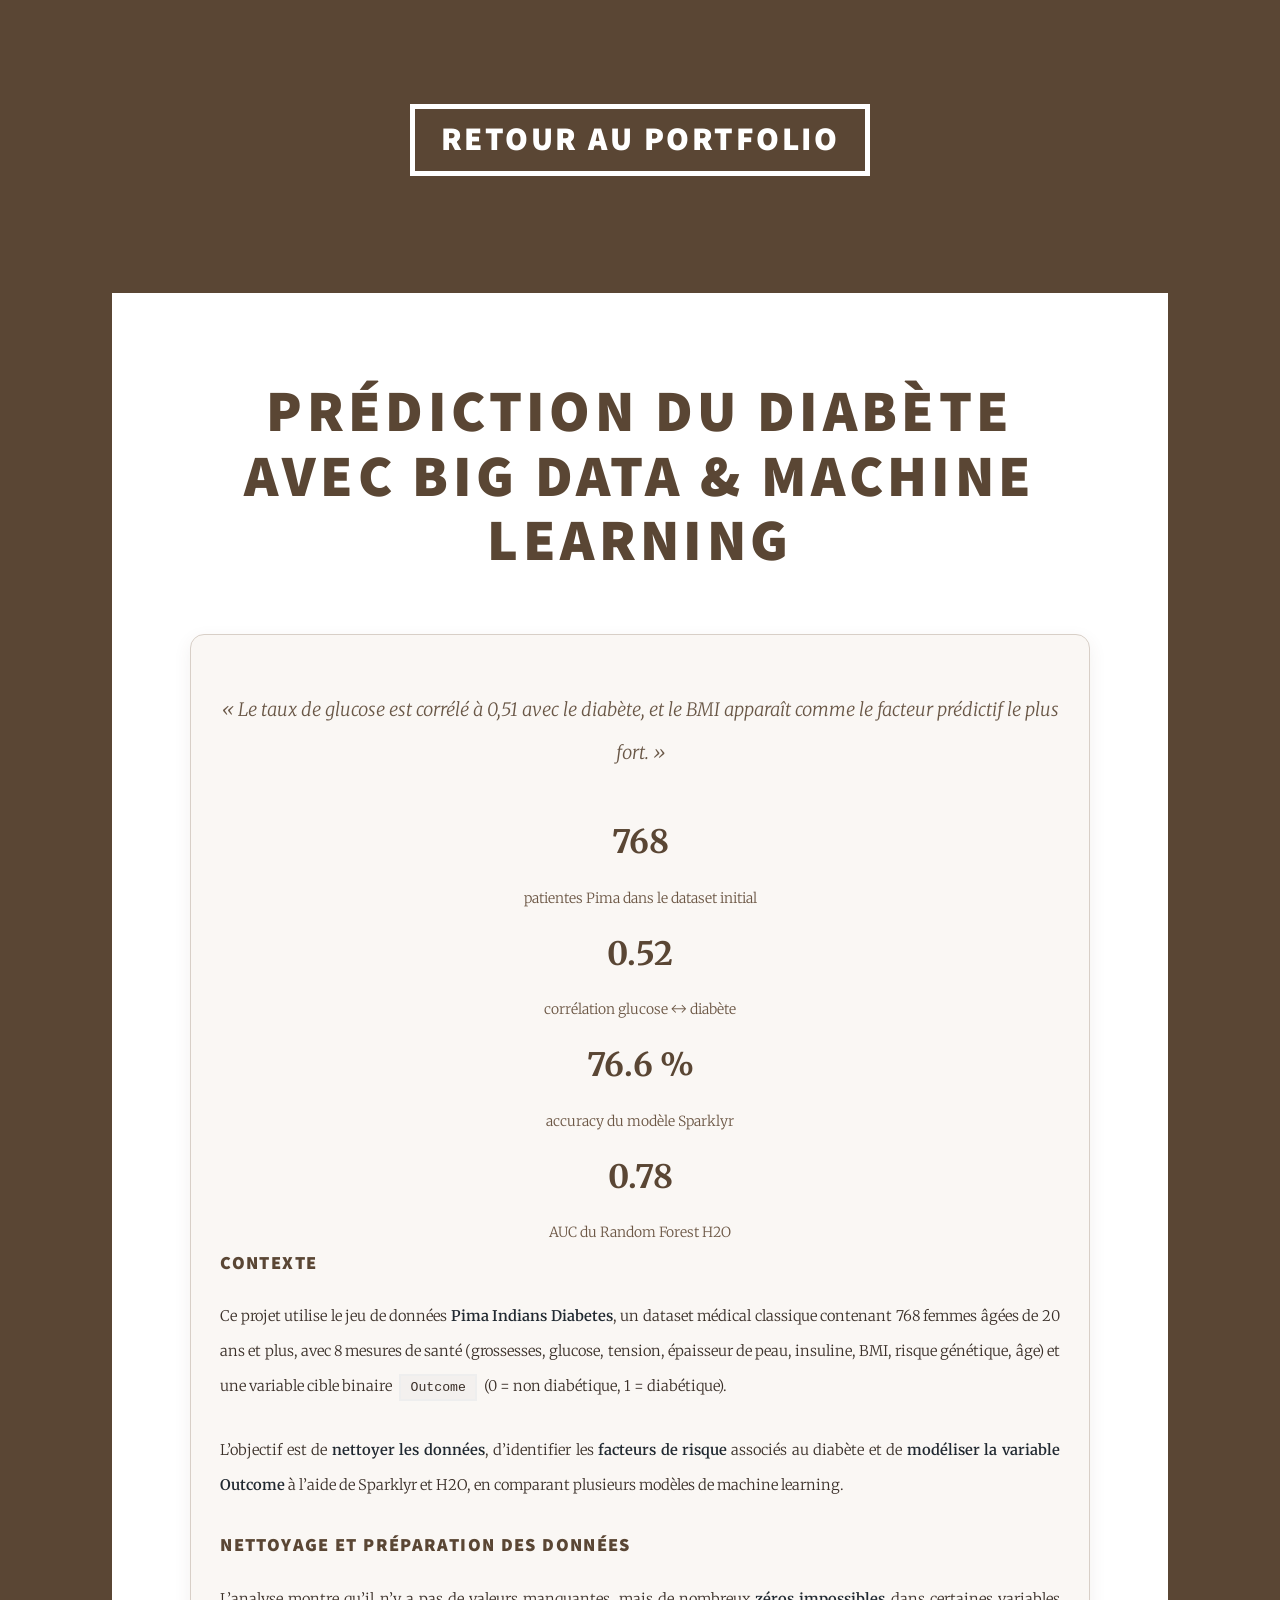
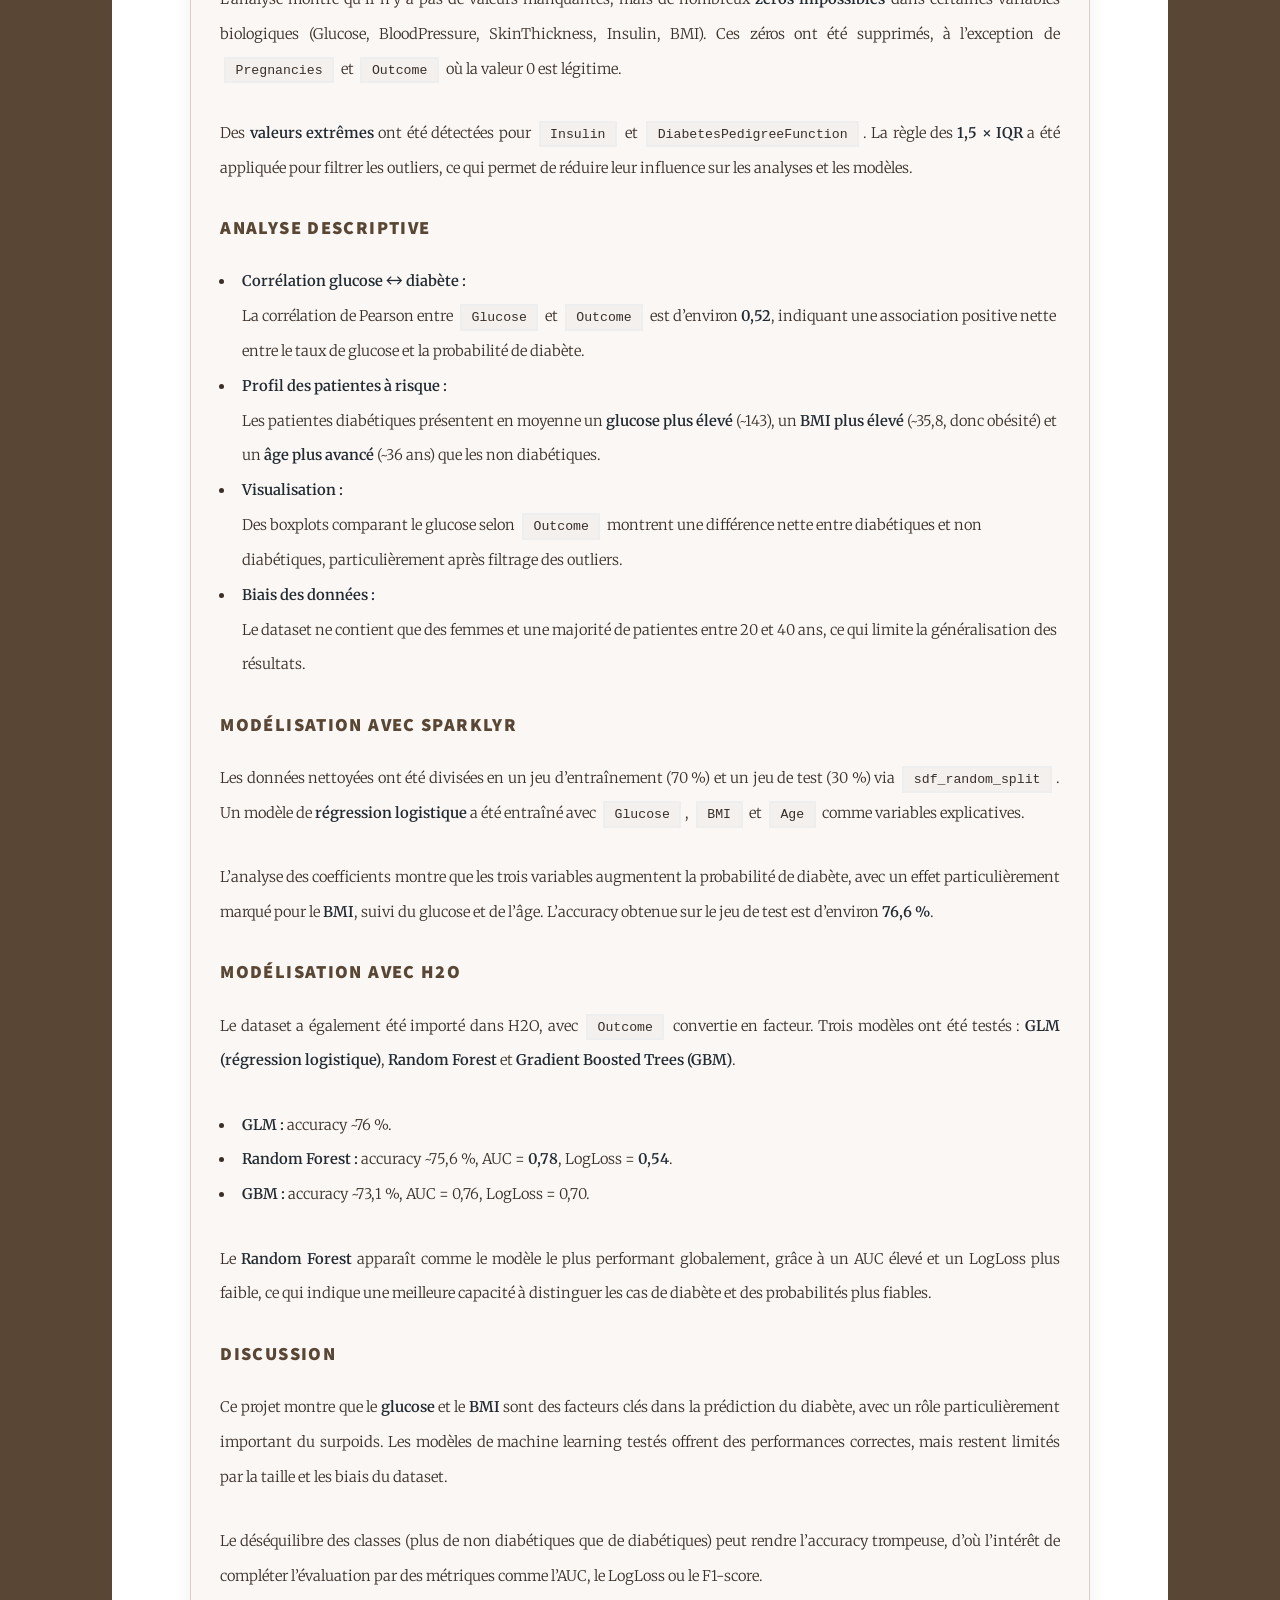
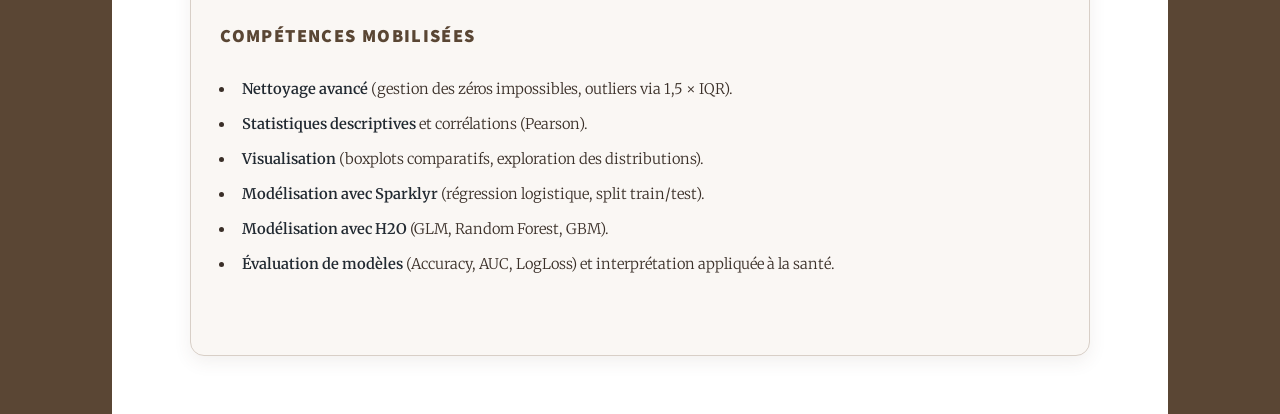
<file: project-diabetes.html>
<!DOCTYPE HTML>
<html>
    <head>
        <title>Prédiction du diabète</title>
        <meta charset="utf-8" />
        <meta name="viewport" content="width=device-width, initial-scale=1" />
        <link rel="stylesheet" href="assets/css/main.css" />
    </head>

    <body class="is-preload">

        <div id="wrapper">

            <!-- Header -->
            <header id="header">
                <a href="index.html" class="logo">Retour au portfolio</a>
            </header>

            <!-- Main -->
            <div id="main">
                <article class="post">

                    <header class="major">
                        <h1>Prédiction du diabète<br>avec Big Data & Machine Learning</h1>
                    </header>

                    <section id="project-diabetes">

                        <!-- Phrase d'accroche -->
                        <p class="intro-quote">
                            « Le taux de glucose est corrélé à 0,51 avec le diabète, et le BMI apparaît comme le facteur prédictif le plus fort. »
                        </p>

                        <!-- Bloc chiffres clés -->
                        <div class="key-stats-diabetes">
                            <div class="stat">
                                <span class="number">768</span>
                                <span class="label">patientes Pima dans le dataset initial</span>
                            </div>
                            <div class="stat">
                                <span class="number">0.52</span>
                                <span class="label">corrélation glucose ↔ diabète</span>
                            </div>
                            <div class="stat">
                                <span class="number">76.6 %</span>
                                <span class="label">accuracy du modèle Sparklyr</span>
                            </div>
                            <div class="stat">
                                <span class="number">0.78</span>
                                <span class="label">AUC du Random Forest H2O</span>
                            </div>
                        </div>

                        <h3>Contexte</h3>
                        <p>
                            Ce projet utilise le jeu de données <strong>Pima Indians Diabetes</strong>, un dataset médical classique
                            contenant 768 femmes âgées de 20 ans et plus, avec 8 mesures de santé (grossesses, glucose, tension,
                            épaisseur de peau, insuline, BMI, risque génétique, âge) et une variable cible binaire
                            <code>Outcome</code> (0 = non diabétique, 1 = diabétique).
                        </p>
                        <p>
                            L’objectif est de <strong>nettoyer les données</strong>, d’identifier les <strong>facteurs de risque</strong> associés au diabète
                            et de <strong>modéliser la variable Outcome</strong> à l’aide de Sparklyr et H2O, en comparant plusieurs modèles
                            de machine learning.
                        </p>

                        <h3>Nettoyage et préparation des données</h3>
                        <p>
                            L’analyse montre qu’il n’y a pas de valeurs manquantes, mais de nombreux <strong>zéros impossibles</strong> dans
                            certaines variables biologiques (Glucose, BloodPressure, SkinThickness, Insulin, BMI). Ces zéros ont été
                            supprimés, à l’exception de <code>Pregnancies</code> et <code>Outcome</code> où la valeur 0 est légitime.
                        </p>
                        <p>
                            Des <strong>valeurs extrêmes</strong> ont été détectées pour <code>Insulin</code> et <code>DiabetesPedigreeFunction</code>. La règle des
                            <strong>1,5 × IQR</strong> a été appliquée pour filtrer les outliers, ce qui permet de réduire leur influence sur les
                            analyses et les modèles.
                        </p>

                        <h3>Analyse descriptive</h3>
                        <ul>
                            <li>
                                <strong>Corrélation glucose ↔ diabète :</strong><br>
                                La corrélation de Pearson entre <code>Glucose</code> et <code>Outcome</code> est d’environ <strong>0,52</strong>, indiquant une
                                association positive nette entre le taux de glucose et la probabilité de diabète.
                            </li>
                            <li>
                                <strong>Profil des patientes à risque :</strong><br>
                                Les patientes diabétiques présentent en moyenne un <strong>glucose plus élevé</strong> (~143), un
                                <strong>BMI plus élevé</strong> (~35,8, donc obésité) et un <strong>âge plus avancé</strong> (~36 ans) que les non diabétiques.
                            </li>
                            <li>
                                <strong>Visualisation :</strong><br>
                                Des boxplots comparant le glucose selon <code>Outcome</code> montrent une différence nette entre diabétiques
                                et non diabétiques, particulièrement après filtrage des outliers.
                            </li>
                            <li>
                                <strong>Biais des données :</strong><br>
                                Le dataset ne contient que des femmes et une majorité de patientes entre 20 et 40 ans, ce qui limite
                                la généralisation des résultats.
                            </li>
                        </ul>

                        <h3>Modélisation avec Sparklyr</h3>
                        <p>
                            Les données nettoyées ont été divisées en un jeu d’entraînement (70&nbsp;%) et un jeu de test (30&nbsp;%) via
                            <code>sdf_random_split</code>. Un modèle de <strong>régression logistique</strong> a été entraîné avec <code>Glucose</code>, <code>BMI</code> et
                            <code>Age</code> comme variables explicatives.
                        </p>
                        <p>
                            L’analyse des coefficients montre que les trois variables augmentent la probabilité de diabète, avec un
                            effet particulièrement marqué pour le <strong>BMI</strong>, suivi du glucose et de l’âge. L’accuracy obtenue sur le jeu
                            de test est d’environ <strong>76,6&nbsp;%</strong>.
                        </p>

                        <h3>Modélisation avec H2O</h3>
                        <p>
                            Le dataset a également été importé dans H2O, avec <code>Outcome</code> convertie en facteur. Trois modèles ont
                            été testés : <strong>GLM (régression logistique)</strong>, <strong>Random Forest</strong> et <strong>Gradient Boosted Trees (GBM)</strong>.
                        </p>
                        <ul>
                            <li><strong>GLM :</strong> accuracy ~76&nbsp;%.</li>
                            <li><strong>Random Forest :</strong> accuracy ~75,6&nbsp;%, AUC = <strong>0,78</strong>, LogLoss = <strong>0,54</strong>.</li>
                            <li><strong>GBM :</strong> accuracy ~73,1&nbsp;%, AUC = 0,76, LogLoss = 0,70.</li>
                        </ul>
                        <p>
                            Le <strong>Random Forest</strong> apparaît comme le modèle le plus performant globalement, grâce à un AUC élevé
                            et un LogLoss plus faible, ce qui indique une meilleure capacité à distinguer les cas de diabète et des
                            probabilités plus fiables.
                        </p>

                        <h3>Discussion</h3>
                        <p>
                            Ce projet montre que le <strong>glucose</strong> et le <strong>BMI</strong> sont des facteurs clés dans la prédiction du diabète,
                            avec un rôle particulièrement important du surpoids. Les modèles de machine learning testés offrent des
                            performances correctes, mais restent limités par la taille et les biais du dataset.
                        </p>
                        <p>
                            Le déséquilibre des classes (plus de non diabétiques que de diabétiques) peut rendre l’accuracy trompeuse,
                            d’où l’intérêt de compléter l’évaluation par des métriques comme l’AUC, le LogLoss ou le F1‑score.
                        </p>

                        <h3>Compétences mobilisées</h3>
                        <ul>
                            <li><strong>Nettoyage avancé</strong> (gestion des zéros impossibles, outliers via 1,5 × IQR).</li>
                            <li><strong>Statistiques descriptives</strong> et corrélations (Pearson).</li>
                            <li><strong>Visualisation</strong> (boxplots comparatifs, exploration des distributions).</li>
                            <li><strong>Modélisation avec Sparklyr</strong> (régression logistique, split train/test).</li>
                            <li><strong>Modélisation avec H2O</strong> (GLM, Random Forest, GBM).</li>
                            <li><strong>Évaluation de modèles</strong> (Accuracy, AUC, LogLoss) et interprétation appliquée à la santé.</li>
                        </ul>

                    </section>

                </article>
            </div>

        </div>

        <script src="assets/js/main.js"></script>
    </body>
</html>
</file>
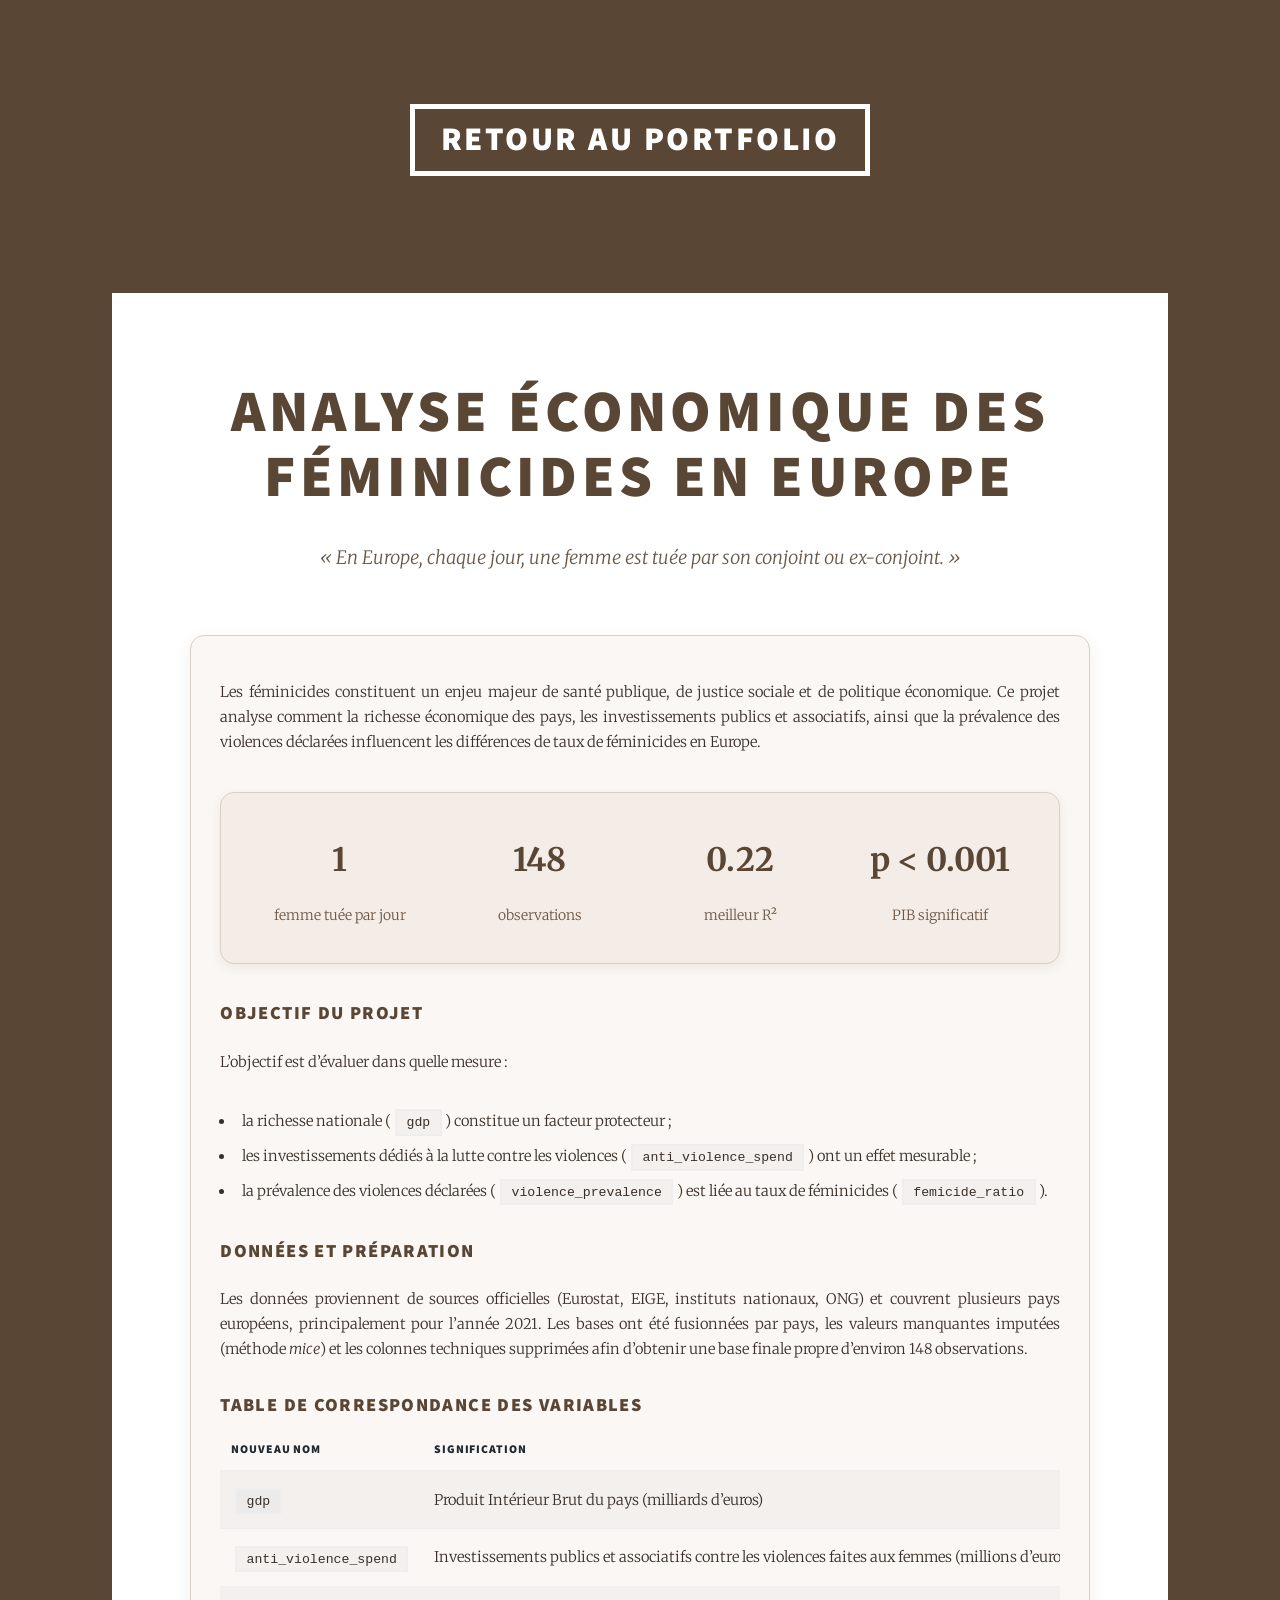
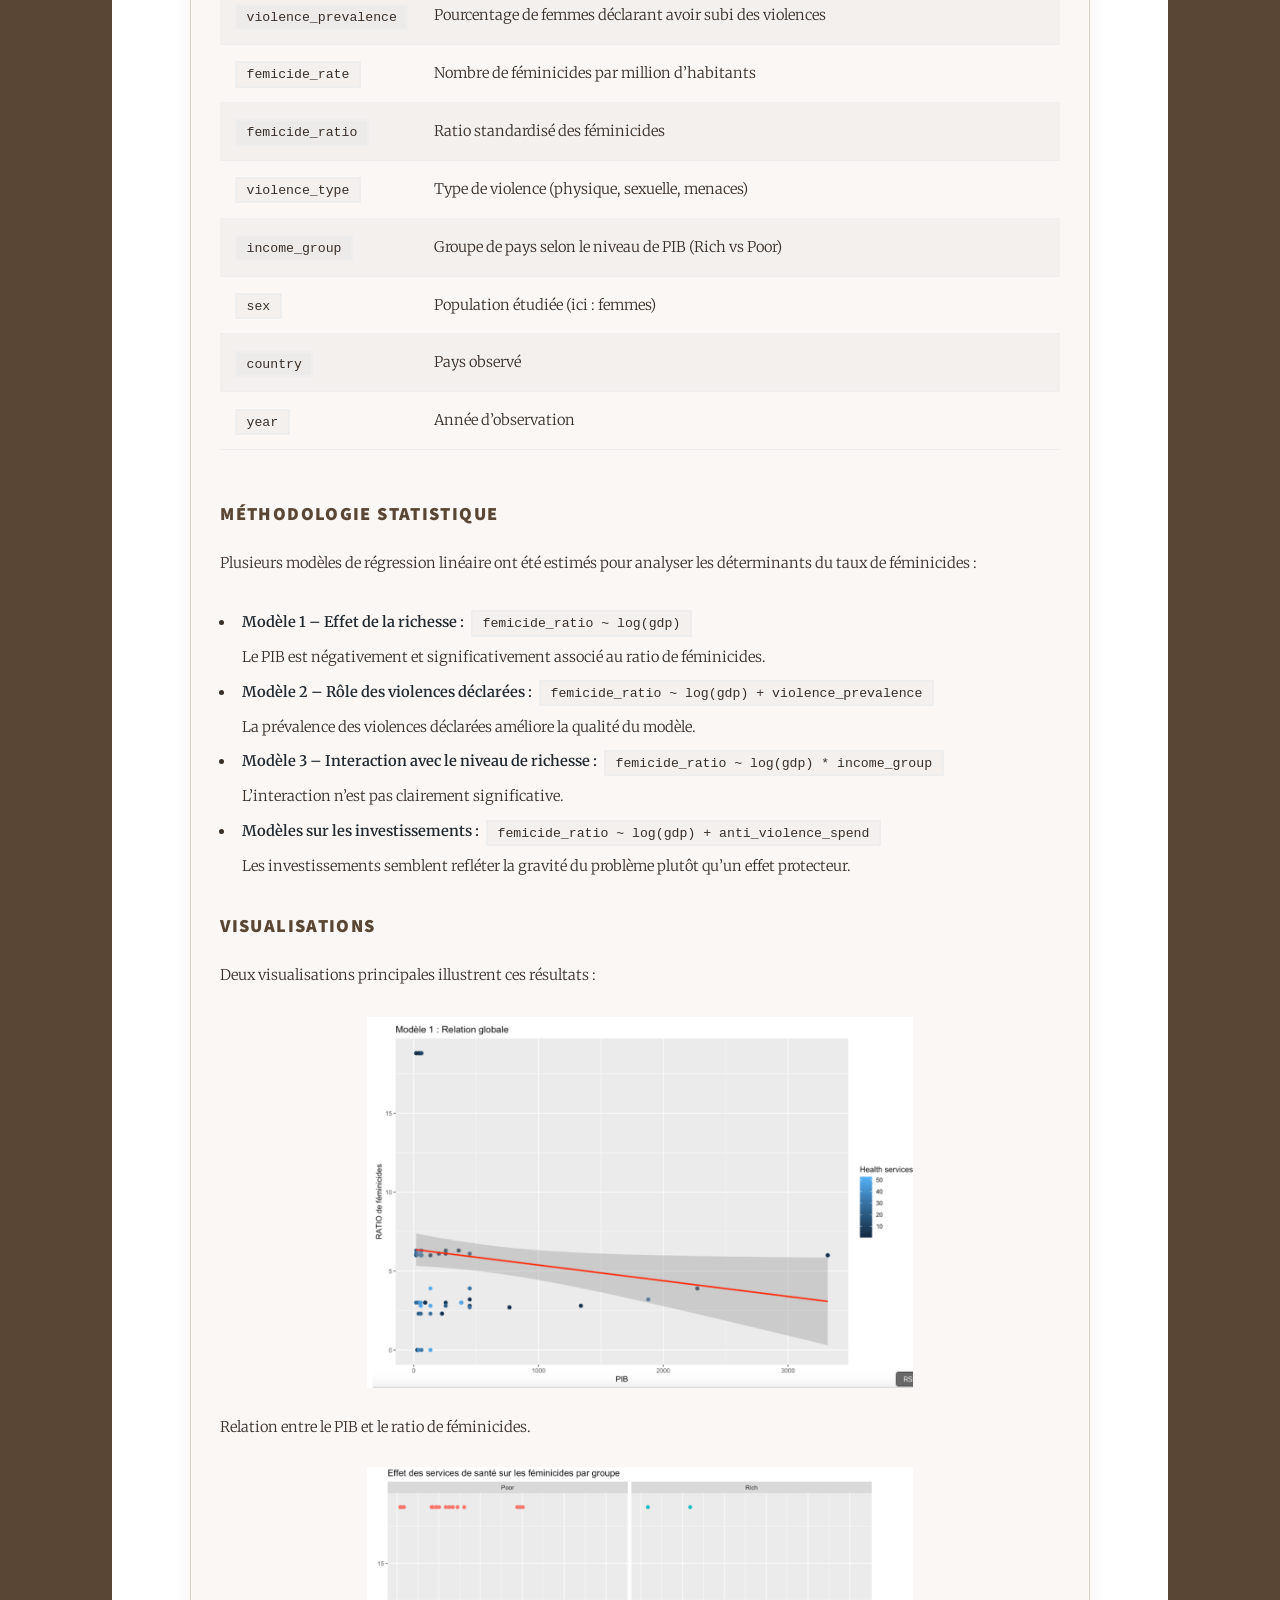
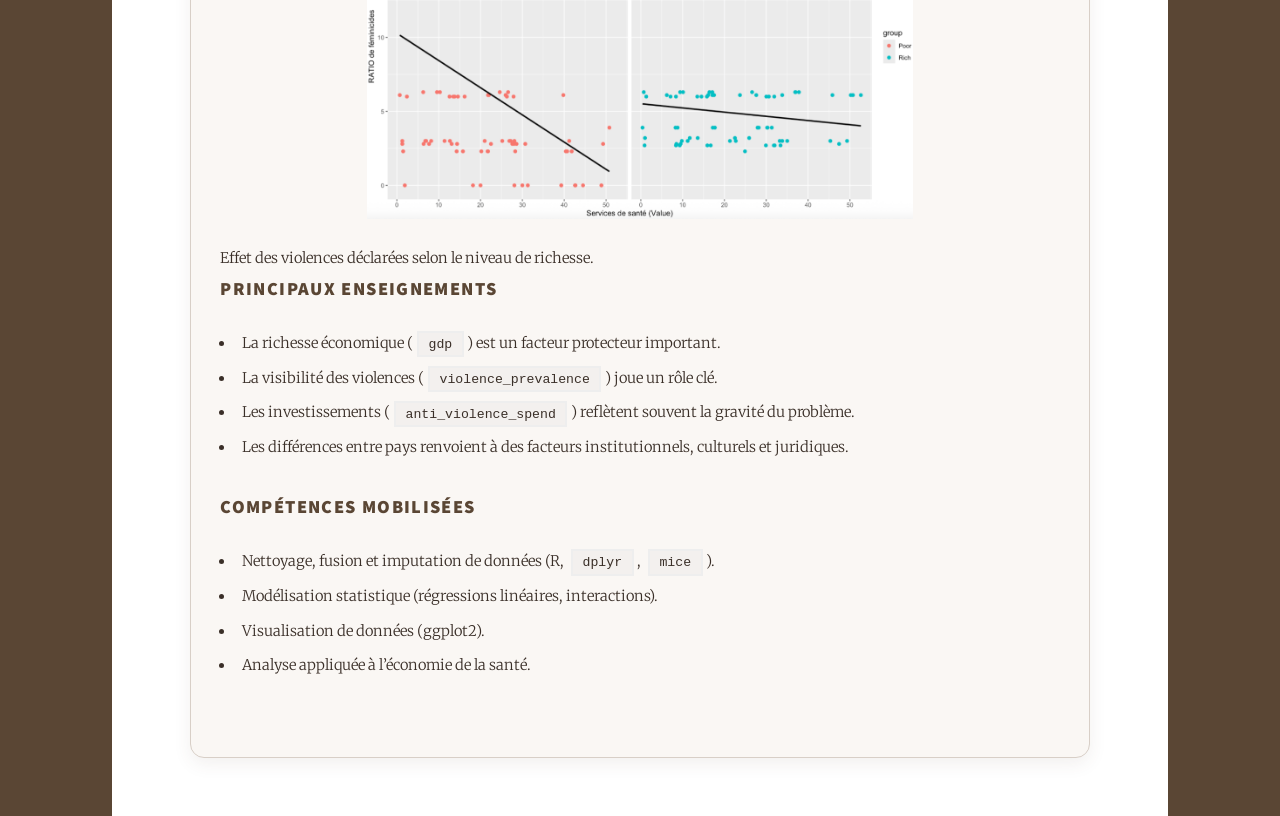
<file: project-femicide-europe.html>
<!DOCTYPE HTML>
<html>
    <head>
        <title>Analyse des féminicides en Europe</title>
        <meta charset="utf-8" />
        <meta name="viewport" content="width=device-width, initial-scale=1" />
        <link rel="stylesheet" href="assets/css/main.css" />
    </head>

    <body class="is-preload">

        <div id="wrapper">

            <!-- Header -->
            <header id="header">
                <a href="index.html" class="logo">Retour au portfolio</a>
            </header>

            <!-- Main -->
            <div id="main">
                <article class="post">

                    <!-- Titre + accroche -->
                    <header class="major">
                        <h1>Analyse économique des féminicides en Europe</h1>
                        <p class="intro-quote">« En Europe, chaque jour, une femme est tuée par son conjoint ou ex‑conjoint. »</p>
                    </header>

                    <!-- Contenu du projet -->
                    <section id="project-femicide-europe">

                        <p>
                            Les féminicides constituent un enjeu majeur de santé publique, de justice sociale
                            et de politique économique. Ce projet analyse comment la richesse économique des pays,
                            les investissements publics et associatifs, ainsi que la prévalence des violences déclarées
                            influencent les différences de taux de féminicides en Europe.
                        </p>

                        <!-- Bloc chiffres clés -->
                        <div class="key-stats">
                            <div class="stat">
                                <span class="number">1</span>
                                <span class="label">femme tuée par jour</span>
                            </div>

                            <div class="stat">
                                <span class="number">148</span>
                                <span class="label">observations</span>
                            </div>

                            <div class="stat">
                                <span class="number">0.22</span>
                                <span class="label">meilleur R²</span>
                            </div>

                            <div class="stat">
                                <span class="number">p &lt; 0.001</span>
                                <span class="label">PIB significatif</span>
                            </div>
                        </div>

                        <h3>Objectif du projet</h3>
                        <p>L’objectif est d’évaluer dans quelle mesure :</p>
                        <ul>
                            <li>la richesse nationale (<code>gdp</code>) constitue un facteur protecteur ;</li>
                            <li>les investissements dédiés à la lutte contre les violences (<code>anti_violence_spend</code>) ont un effet mesurable ;</li>
                            <li>la prévalence des violences déclarées (<code>violence_prevalence</code>) est liée au taux de féminicides (<code>femicide_ratio</code>).</li>
                        </ul>

                        <h3>Données et préparation</h3>
                        <p>
                            Les données proviennent de sources officielles (Eurostat, EIGE, instituts nationaux, ONG)
                            et couvrent plusieurs pays européens, principalement pour l’année 2021.
                            Les bases ont été fusionnées par pays, les valeurs manquantes imputées (méthode <em>mice</em>)
                            et les colonnes techniques supprimées afin d’obtenir une base finale propre
                            d’environ 148 observations.
                        </p>

                        <h3>Table de correspondance des variables</h3>

                        <!-- TABLE WRAPPER RESPONSIVE -->
                        <div class="table-wrapper">
                            <table>
                                <thead>
                                    <tr>
                                        <th>Nouveau nom</th>
                                        <th>Signification</th>
                                    </tr>
                                </thead>

                                <tbody>
                                    <tr>
                                        <td><code>gdp</code></td>
                                        <td>Produit Intérieur Brut du pays (milliards d’euros)</td>
                                    </tr>

                                    <tr>
                                        <td><code>anti_violence_spend</code></td>
                                        <td>Investissements publics et associatifs contre les violences faites aux femmes (millions d’euros)</td>
                                    </tr>

                                    <tr>
                                        <td><code>violence_prevalence</code></td>
                                        <td>Pourcentage de femmes déclarant avoir subi des violences</td>
                                    </tr>

                                    <tr>
                                        <td><code>femicide_rate</code></td>
                                        <td>Nombre de féminicides par million d’habitants</td>
                                    </tr>

                                    <tr>
                                        <td><code>femicide_ratio</code></td>
                                        <td>Ratio standardisé des féminicides</td>
                                    </tr>

                                    <tr>
                                        <td><code>violence_type</code></td>
                                        <td>Type de violence (physique, sexuelle, menaces)</td>
                                    </tr>

                                    <tr>
                                        <td><code>income_group</code></td>
                                        <td>Groupe de pays selon le niveau de PIB (Rich vs Poor)</td>
                                    </tr>

                                    <tr>
                                        <td><code>sex</code></td>
                                        <td>Population étudiée (ici : femmes)</td>
                                    </tr>

                                    <tr>
                                        <td><code>country</code></td>
                                        <td>Pays observé</td>
                                    </tr>

                                    <tr>
                                        <td><code>year</code></td>
                                        <td>Année d’observation</td>
                                    </tr>
                                </tbody>
                            </table>
                        </div>

                        <h3>Méthodologie statistique</h3>
                        <p>
                            Plusieurs modèles de régression linéaire ont été estimés pour analyser les déterminants
                            du taux de féminicides :
                        </p>

                        <ul>
                            <li>
                                <strong>Modèle 1 – Effet de la richesse :</strong>
                                <code>femicide_ratio ~ log(gdp)</code><br>
                                Le PIB est négativement et significativement associé au ratio de féminicides.
                            </li>

                            <li>
                                <strong>Modèle 2 – Rôle des violences déclarées :</strong>
                                <code>femicide_ratio ~ log(gdp) + violence_prevalence</code><br>
                                La prévalence des violences déclarées améliore la qualité du modèle.
                            </li>

                            <li>
                                <strong>Modèle 3 – Interaction avec le niveau de richesse :</strong>
                                <code>femicide_ratio ~ log(gdp) * income_group</code><br>
                                L’interaction n’est pas clairement significative.
                            </li>

                            <li>
                                <strong>Modèles sur les investissements :</strong>
                                <code>femicide_ratio ~ log(gdp) + anti_violence_spend</code><br>
                                Les investissements semblent refléter la gravité du problème plutôt qu’un effet protecteur.
                            </li>
                        </ul>

                        <h3>Visualisations</h3>
                        <p>Deux visualisations principales illustrent ces résultats :</p>

                        <figure>
                            <img src="graph1.png" alt="Relation PIB et féminicides">
                            <figcaption>Relation entre le PIB et le ratio de féminicides.</figcaption>
                        </figure>

                        <figure>
                            <img src="graph2.png" alt="Violences déclarées et féminicides par groupe">
                            <figcaption>Effet des violences déclarées selon le niveau de richesse.</figcaption>
                        </figure>

                        <h3>Principaux enseignements</h3>
                        <ul>
                            <li>La richesse économique (<code>gdp</code>) est un facteur protecteur important.</li>
                            <li>La visibilité des violences (<code>violence_prevalence</code>) joue un rôle clé.</li>
                            <li>Les investissements (<code>anti_violence_spend</code>) reflètent souvent la gravité du problème.</li>
                            <li>Les différences entre pays renvoient à des facteurs institutionnels, culturels et juridiques.</li>
                        </ul>

                        <h3>Compétences mobilisées</h3>
                        <ul>
                            <li>Nettoyage, fusion et imputation de données (R, <code>dplyr</code>, <code>mice</code>).</li>
                            <li>Modélisation statistique (régressions linéaires, interactions).</li>
                            <li>Visualisation de données (ggplot2).</li>
                            <li>Analyse appliquée à l’économie de la santé.</li>
                        </ul>

                    </section>

                </article>
            </div>

        </div>

        <script src="assets/js/main.js"></script>
    </body>
</html>
</file>
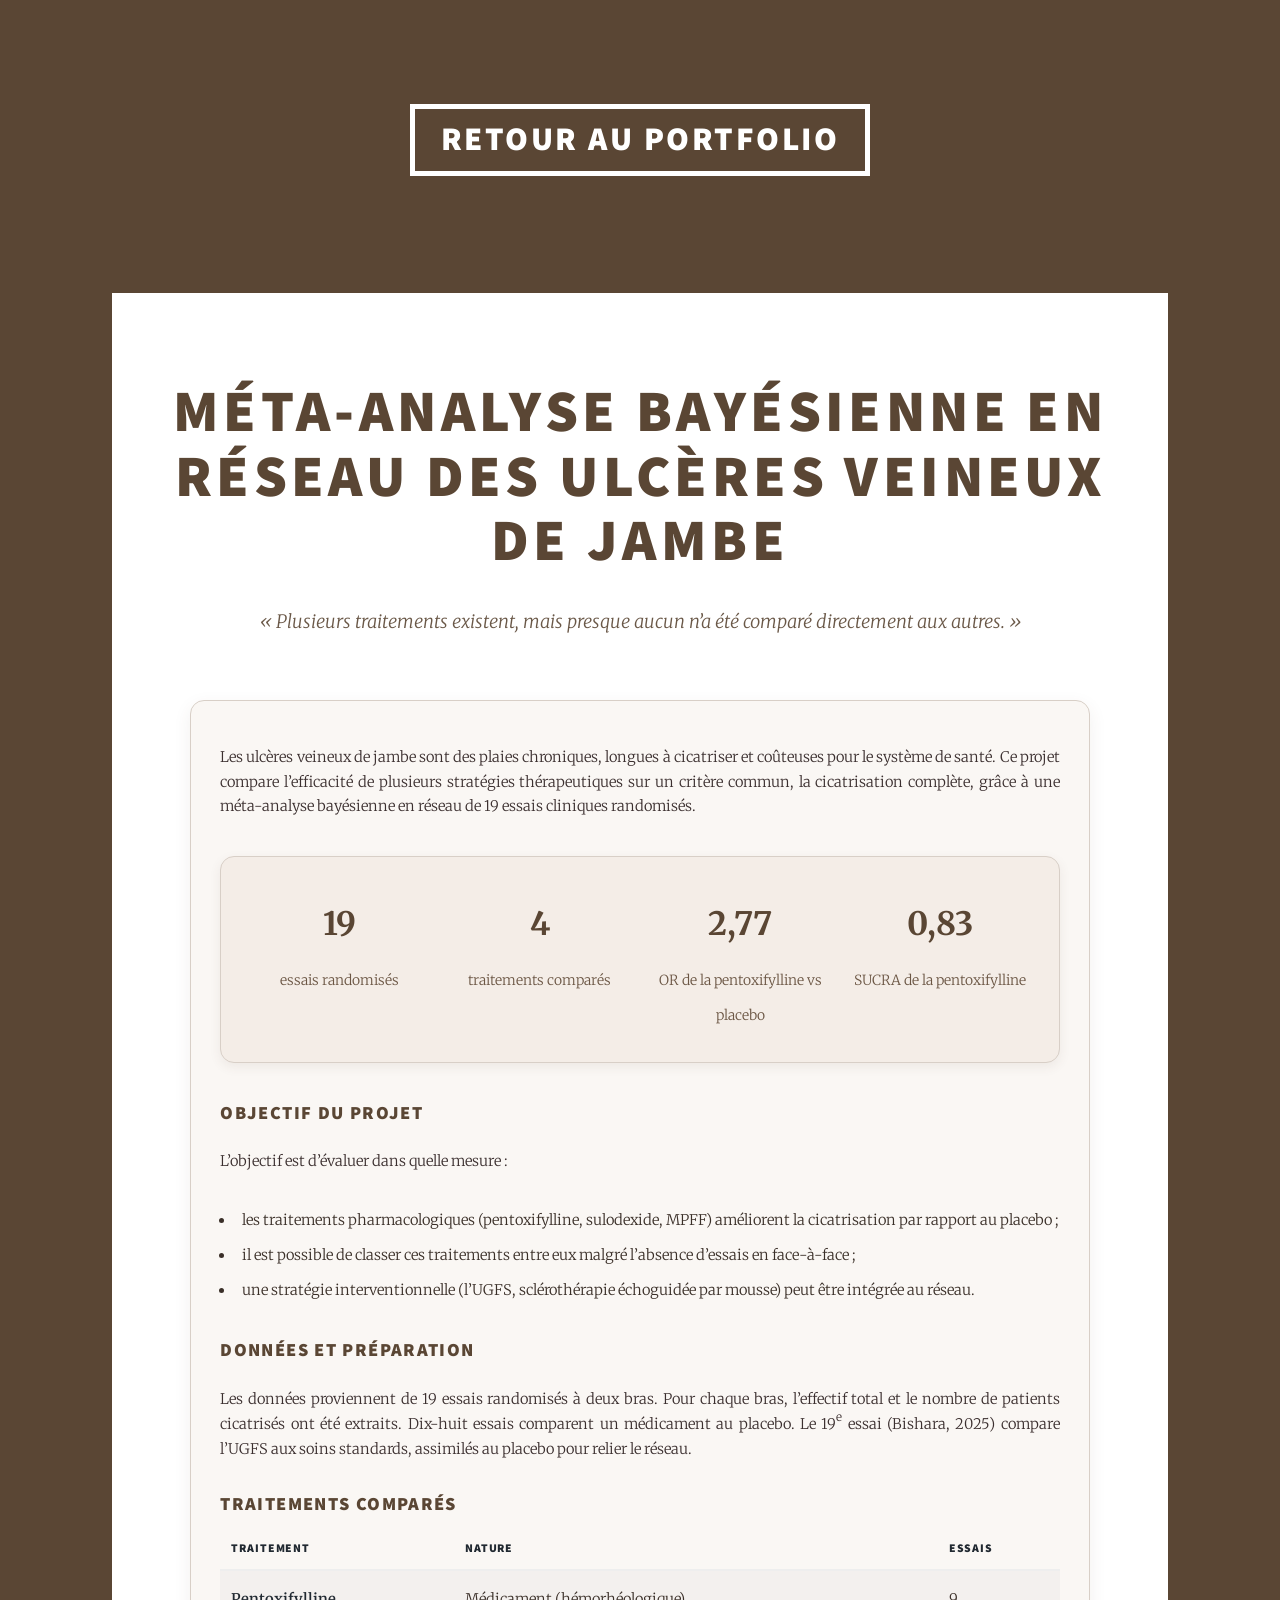
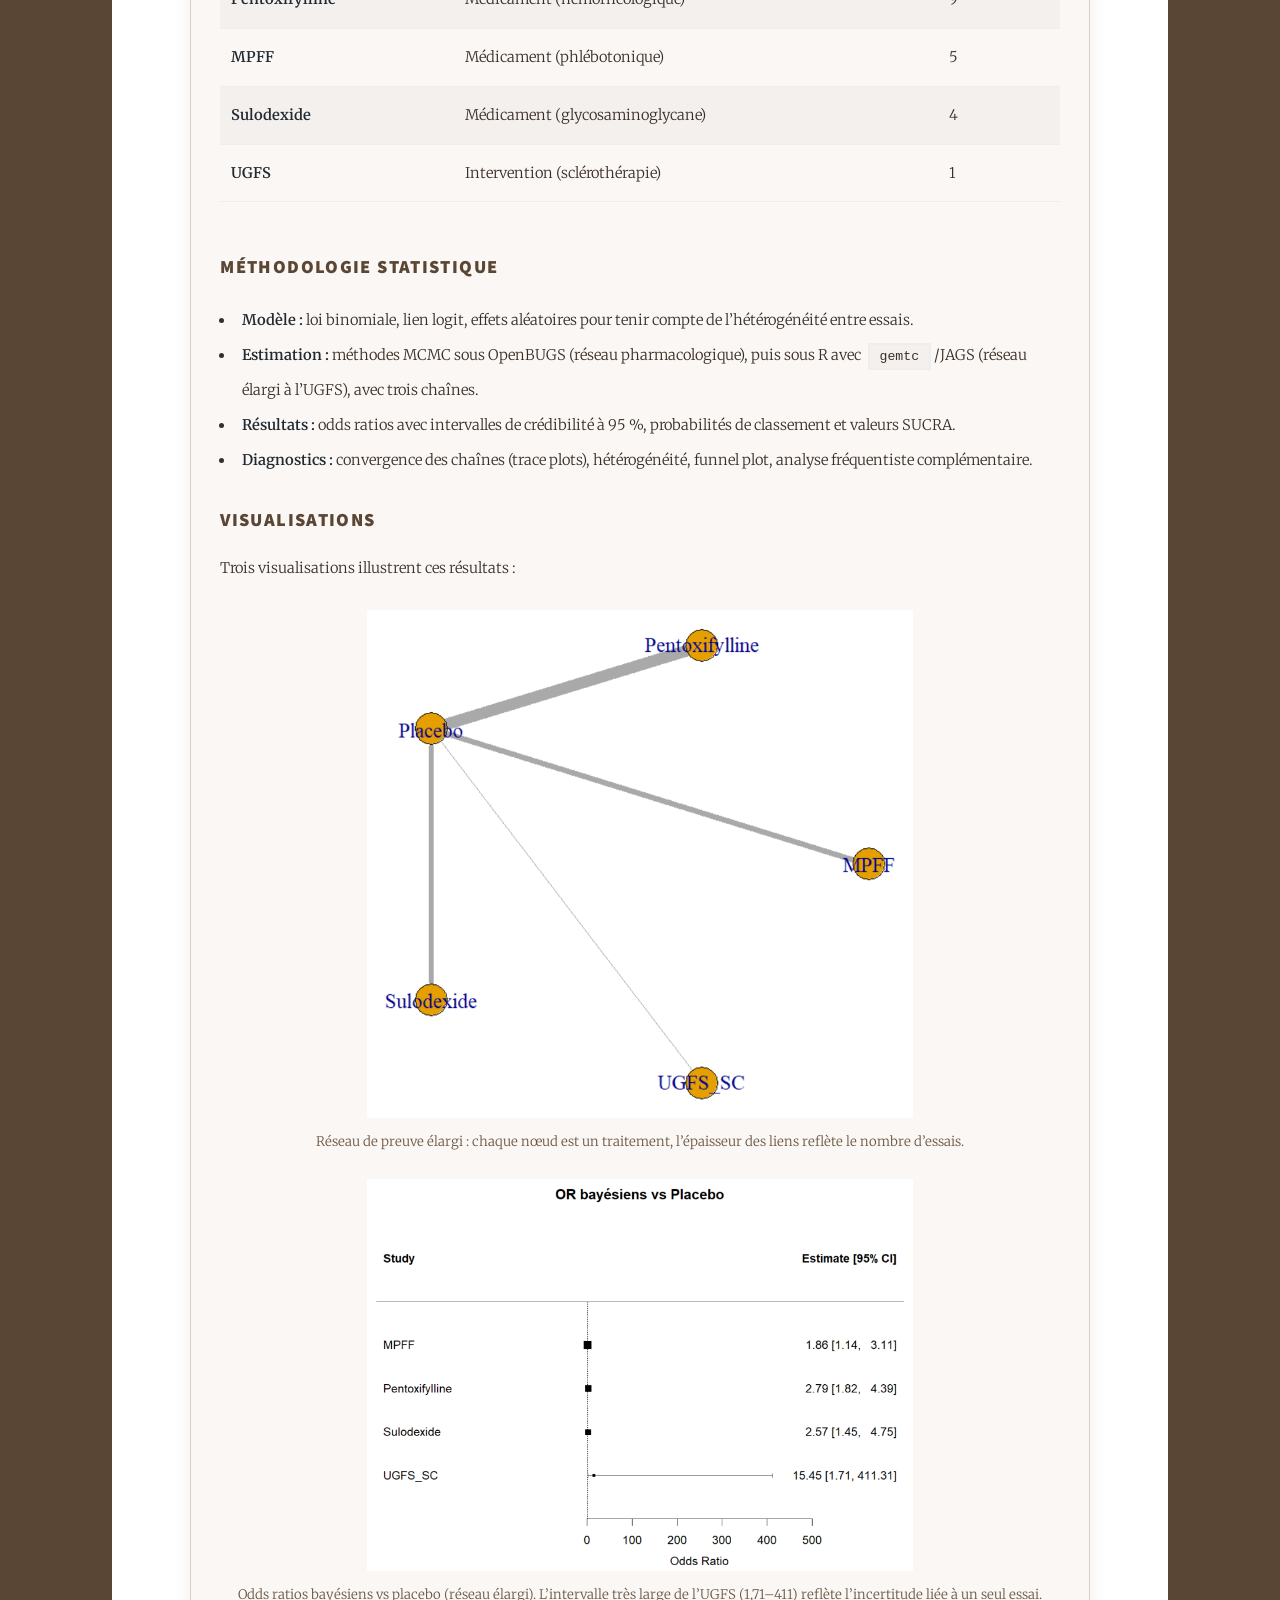
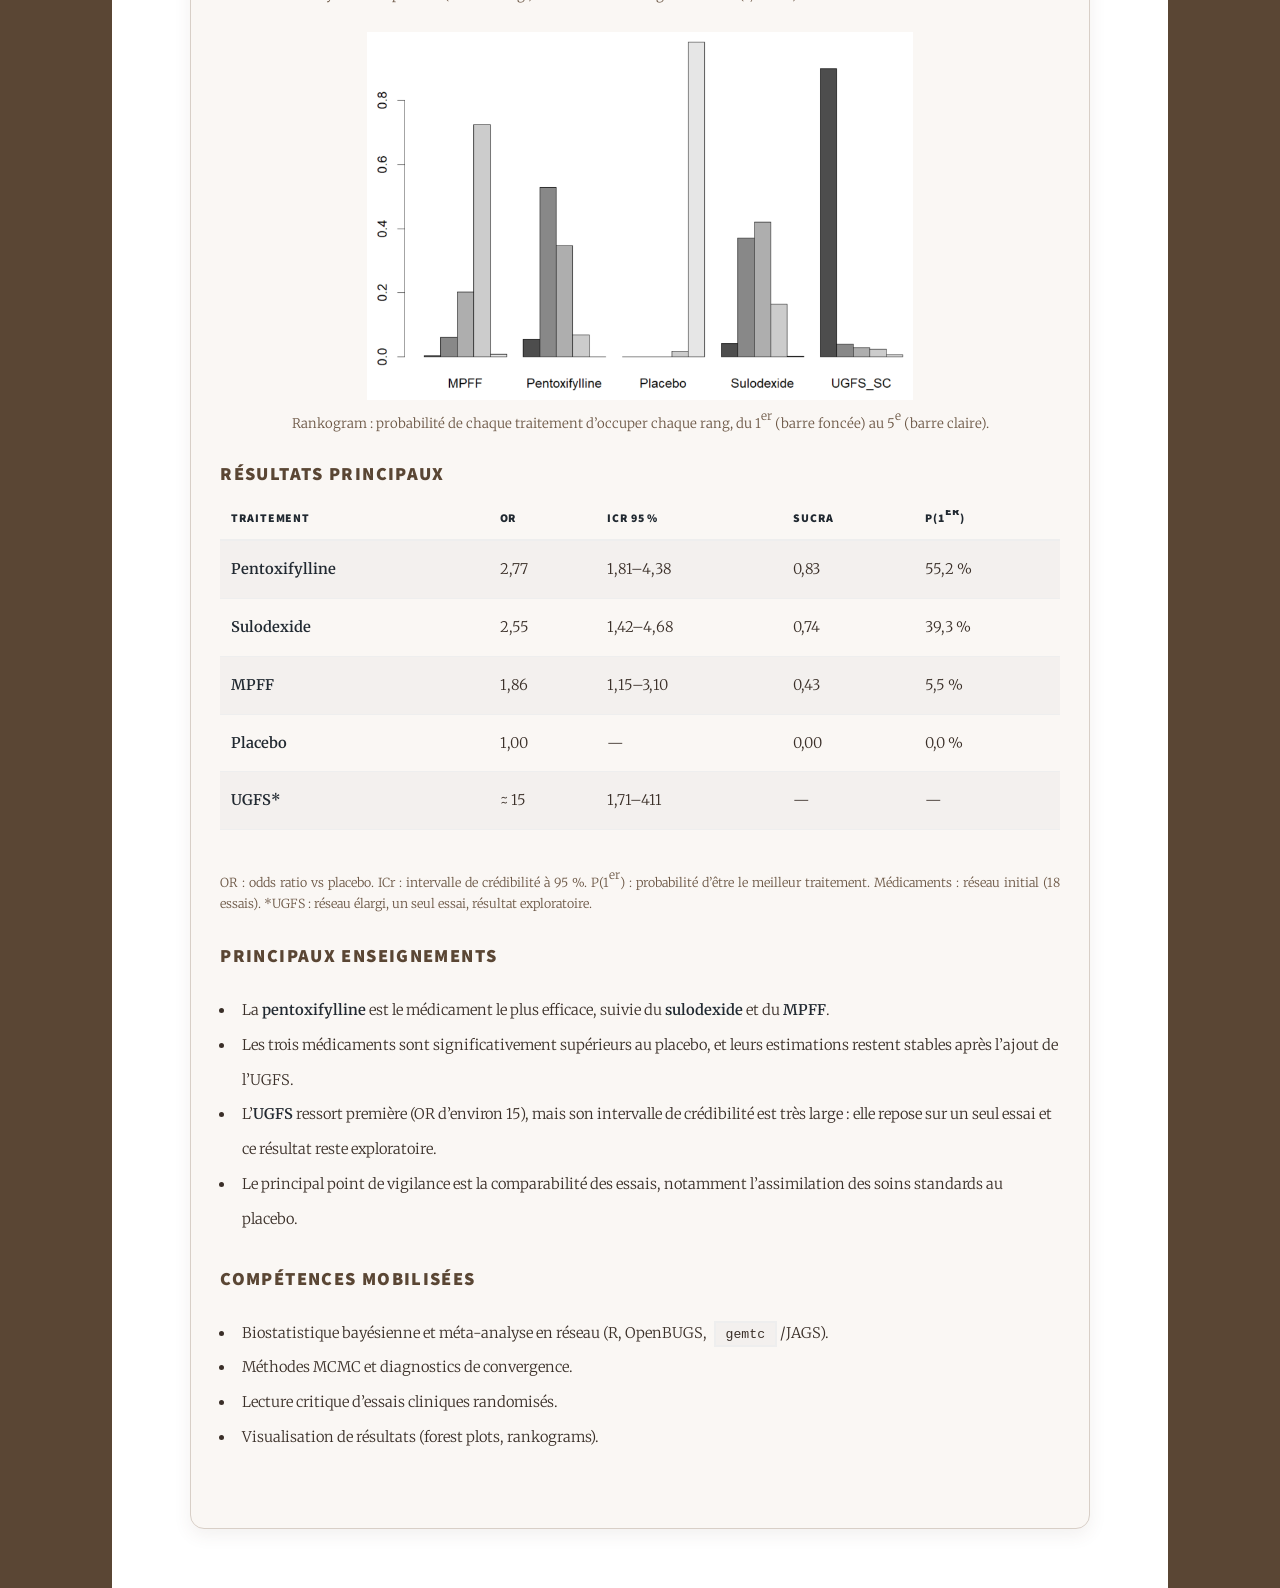
<file: project-meta-analyse.html>
<!DOCTYPE HTML>
<html>
    <head>
        <title>Méta-analyse bayésienne en réseau</title>
        <meta charset="utf-8" />
        <meta name="viewport" content="width=device-width, initial-scale=1" />
        <link rel="stylesheet" href="assets/css/main.css" />
        <link rel="stylesheet" href="meta-analyse-style.css" />
    </head>

    <body class="is-preload">

        <div id="wrapper">

            <!-- Header -->
            <header id="header">
                <a href="index.html" class="logo">Retour au portfolio</a>
            </header>

            <!-- Main -->
            <div id="main">
                <article class="post">

                    <!-- Titre + accroche -->
                    <header class="major">
                        <h1>Méta-analyse bayésienne en réseau des ulcères veineux de jambe</h1>
                        <p class="intro-quote">« Plusieurs traitements existent, mais presque aucun n’a été comparé directement aux autres. »</p>
                    </header>

                    <!-- Contenu du projet -->
                    <section id="project-meta-analyse">

                        <p>
                            Les ulcères veineux de jambe sont des plaies chroniques, longues à cicatriser et
                            coûteuses pour le système de santé. Ce projet compare l’efficacité de plusieurs
                            stratégies thérapeutiques sur un critère commun, la cicatrisation complète, grâce à une
                            méta-analyse bayésienne en réseau de 19 essais cliniques randomisés.
                        </p>

                        <!-- Bloc chiffres clés -->
                        <div class="key-stats">
                            <div class="stat">
                                <span class="number">19</span>
                                <span class="label">essais randomisés</span>
                            </div>

                            <div class="stat">
                                <span class="number">4</span>
                                <span class="label">traitements comparés</span>
                            </div>

                            <div class="stat">
                                <span class="number">2,77</span>
                                <span class="label">OR de la pentoxifylline vs placebo</span>
                            </div>

                            <div class="stat">
                                <span class="number">0,83</span>
                                <span class="label">SUCRA de la pentoxifylline</span>
                            </div>
                        </div>

                        <h3>Objectif du projet</h3>
                        <p>L’objectif est d’évaluer dans quelle mesure :</p>
                        <ul>
                            <li>les traitements pharmacologiques (pentoxifylline, sulodexide, MPFF) améliorent la cicatrisation par rapport au placebo ;</li>
                            <li>il est possible de classer ces traitements entre eux malgré l’absence d’essais en face-à-face ;</li>
                            <li>une stratégie interventionnelle (l’UGFS, sclérothérapie échoguidée par mousse) peut être intégrée au réseau.</li>
                        </ul>

                        <h3>Données et préparation</h3>
                        <p>
                            Les données proviennent de 19 essais randomisés à deux bras. Pour chaque bras,
                            l’effectif total et le nombre de patients cicatrisés ont été extraits.
                            Dix-huit essais comparent un médicament au placebo. Le 19<sup>e</sup> essai
                            (Bishara, 2025) compare l’UGFS aux soins standards, assimilés au placebo pour
                            relier le réseau.
                        </p>

                        <h3>Traitements comparés</h3>

                        <div class="table-wrapper">
                            <table>
                                <thead>
                                    <tr>
                                        <th>Traitement</th>
                                        <th>Nature</th>
                                        <th>Essais</th>
                                    </tr>
                                </thead>

                                <tbody>
                                    <tr>
                                        <td><strong>Pentoxifylline</strong></td>
                                        <td>Médicament (hémorhéologique)</td>
                                        <td>9</td>
                                    </tr>

                                    <tr>
                                        <td><strong>MPFF</strong></td>
                                        <td>Médicament (phlébotonique)</td>
                                        <td>5</td>
                                    </tr>

                                    <tr>
                                        <td><strong>Sulodexide</strong></td>
                                        <td>Médicament (glycosaminoglycane)</td>
                                        <td>4</td>
                                    </tr>

                                    <tr>
                                        <td><strong>UGFS</strong></td>
                                        <td>Intervention (sclérothérapie)</td>
                                        <td>1</td>
                                    </tr>
                                </tbody>
                            </table>
                        </div>

                        <h3>Méthodologie statistique</h3>
                        <ul>
                            <li>
                                <strong>Modèle :</strong>
                                loi binomiale, lien logit, effets aléatoires pour tenir compte de l’hétérogénéité entre essais.
                            </li>

                            <li>
                                <strong>Estimation :</strong>
                                méthodes MCMC sous OpenBUGS (réseau pharmacologique), puis sous R avec
                                <code>gemtc</code>/JAGS (réseau élargi à l’UGFS), avec trois chaînes.
                            </li>

                            <li>
                                <strong>Résultats :</strong>
                                odds ratios avec intervalles de crédibilité à 95 %, probabilités de classement et valeurs SUCRA.
                            </li>

                            <li>
                                <strong>Diagnostics :</strong>
                                convergence des chaînes (trace plots), hétérogénéité, funnel plot,
                                analyse fréquentiste complémentaire.
                            </li>
                        </ul>

                        <h3>Visualisations</h3>
                        <p>Trois visualisations illustrent ces résultats :</p>

                        <figure>
                            <img src="meta-reseau.png" alt="Réseau de preuve élargi : le placebo est relié à la pentoxifylline, au MPFF, au sulodexide et à l’UGFS">
                            <figcaption>Réseau de preuve élargi : chaque nœud est un traitement, l’épaisseur des liens reflète le nombre d’essais.</figcaption>
                        </figure>

                        <figure>
                            <img src="meta-forest.png" alt="Forest plot des odds ratios bayésiens de chaque traitement par rapport au placebo">
                            <figcaption>Odds ratios bayésiens vs placebo (réseau élargi). L’intervalle très large de l’UGFS (1,71–411) reflète l’incertitude liée à un seul essai.</figcaption>
                        </figure>

                        <figure>
                            <img src="meta-rankogram.png" alt="Rankogram : probabilité de chaque traitement d’occuper chaque rang">
                            <figcaption>Rankogram : probabilité de chaque traitement d’occuper chaque rang, du 1<sup>er</sup> (barre foncée) au 5<sup>e</sup> (barre claire).</figcaption>
                        </figure>

                        <h3>Résultats principaux</h3>

                        <div class="table-wrapper">
                            <table class="results-table">
                                <thead>
                                    <tr>
                                        <th>Traitement</th>
                                        <th>OR</th>
                                        <th>ICr 95 %</th>
                                        <th>SUCRA</th>
                                        <th>P(1<sup>er</sup>)</th>
                                    </tr>
                                </thead>

                                <tbody>
                                    <tr>
                                        <td><strong>Pentoxifylline</strong></td>
                                        <td>2,77</td>
                                        <td>1,81–4,38</td>
                                        <td>0,83</td>
                                        <td>55,2 %</td>
                                    </tr>

                                    <tr>
                                        <td><strong>Sulodexide</strong></td>
                                        <td>2,55</td>
                                        <td>1,42–4,68</td>
                                        <td>0,74</td>
                                        <td>39,3 %</td>
                                    </tr>

                                    <tr>
                                        <td><strong>MPFF</strong></td>
                                        <td>1,86</td>
                                        <td>1,15–3,10</td>
                                        <td>0,43</td>
                                        <td>5,5 %</td>
                                    </tr>

                                    <tr>
                                        <td><strong>Placebo</strong></td>
                                        <td>1,00</td>
                                        <td>—</td>
                                        <td>0,00</td>
                                        <td>0,0 %</td>
                                    </tr>

                                    <tr>
                                        <td><strong>UGFS*</strong></td>
                                        <td>≈ 15</td>
                                        <td>1,71–411</td>
                                        <td>—</td>
                                        <td>—</td>
                                    </tr>
                                </tbody>
                            </table>
                        </div>
                        <p class="table-note">
                            OR : odds ratio vs placebo. ICr : intervalle de crédibilité à 95 %. P(1<sup>er</sup>) : probabilité d’être le meilleur traitement. Médicaments : réseau initial (18 essais).
                            *UGFS : réseau élargi, un seul essai, résultat exploratoire.
                        </p>

                        <h3>Principaux enseignements</h3>
                        <ul>
                            <li>La <strong>pentoxifylline</strong> est le médicament le plus efficace, suivie du <strong>sulodexide</strong> et du <strong>MPFF</strong>.</li>
                            <li>Les trois médicaments sont significativement supérieurs au placebo, et leurs estimations restent stables après l’ajout de l’UGFS.</li>
                            <li>L’<strong>UGFS</strong> ressort première (OR d’environ 15), mais son intervalle de crédibilité est très large : elle repose sur un seul essai et ce résultat reste exploratoire.</li>
                            <li>Le principal point de vigilance est la comparabilité des essais, notamment l’assimilation des soins standards au placebo.</li>
                        </ul>

                        <h3>Compétences mobilisées</h3>
                        <ul>
                            <li>Biostatistique bayésienne et méta-analyse en réseau (R, OpenBUGS, <code>gemtc</code>/JAGS).</li>
                            <li>Méthodes MCMC et diagnostics de convergence.</li>
                            <li>Lecture critique d’essais cliniques randomisés.</li>
                            <li>Visualisation de résultats (forest plots, rankograms).</li>
                        </ul>

                    </section>

                </article>
            </div>

        </div>

        <script src="assets/js/main.js"></script>
    </body>
</html>
</file>
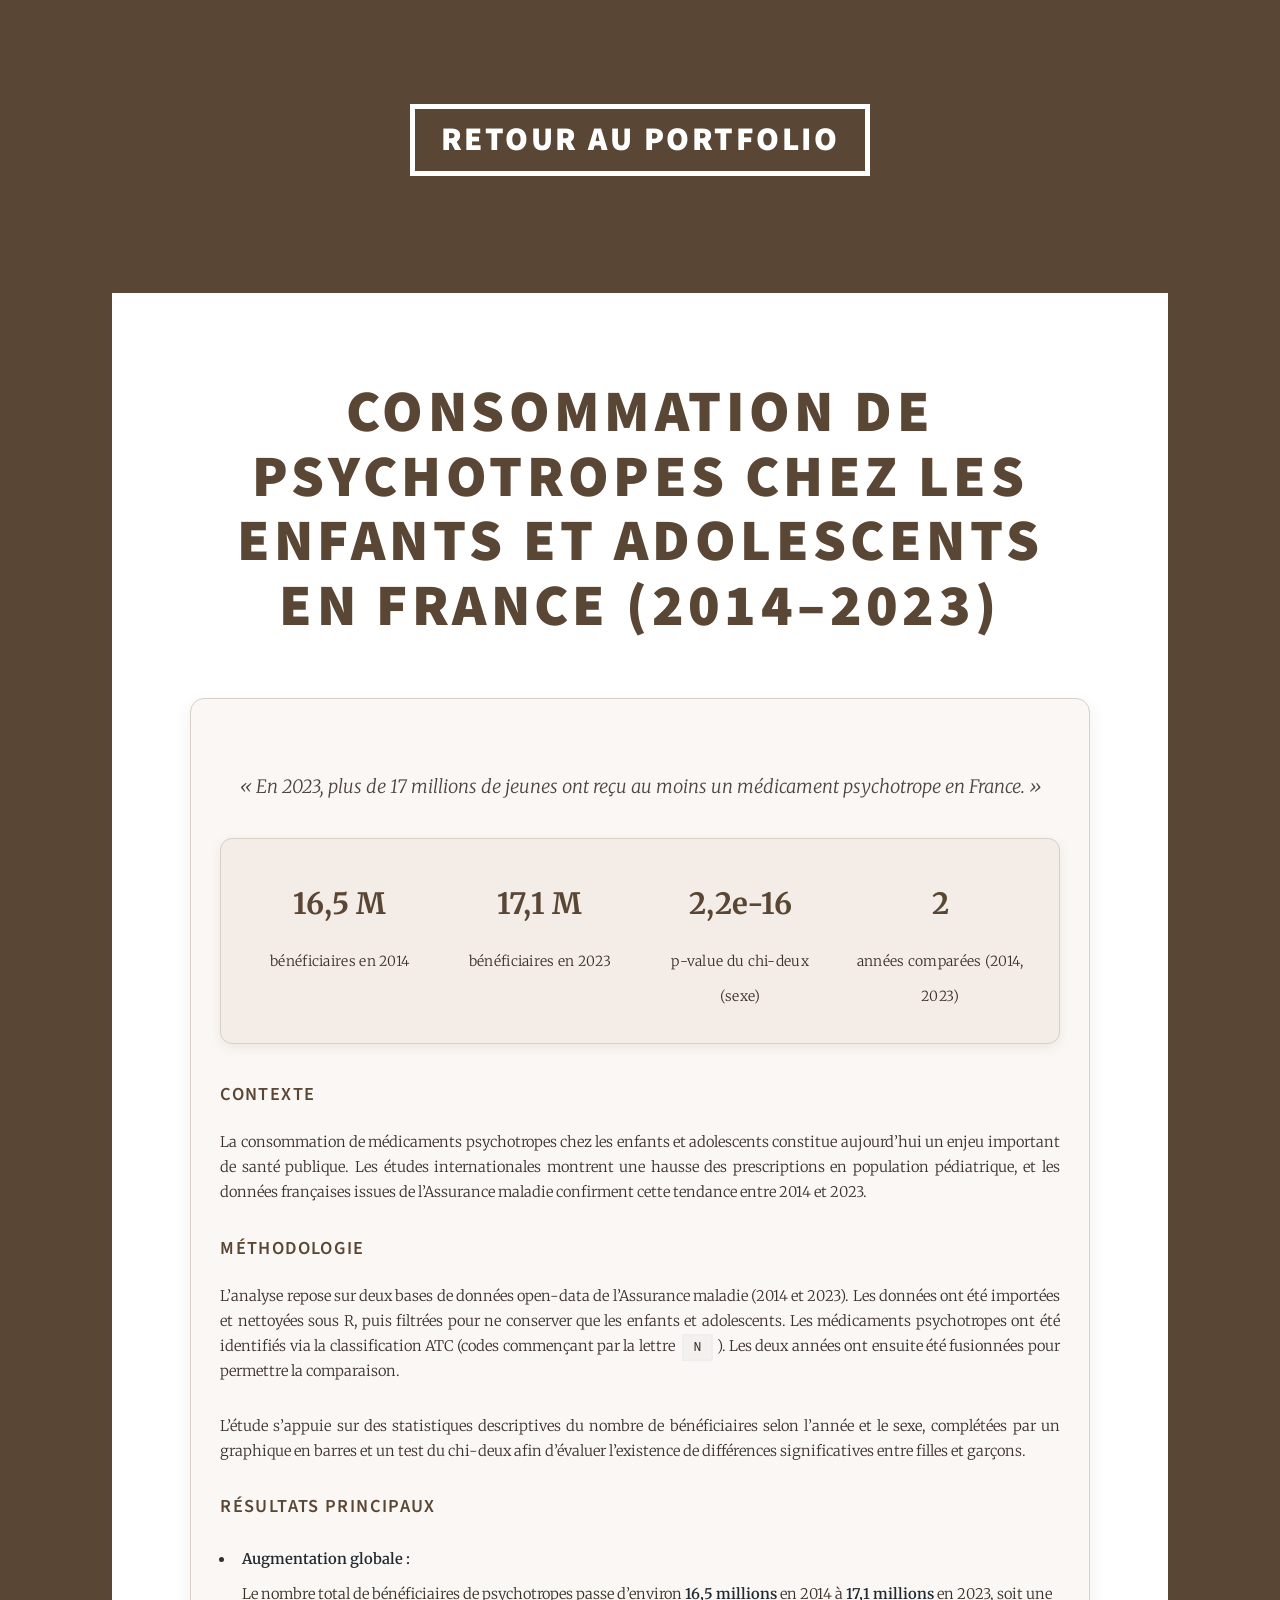
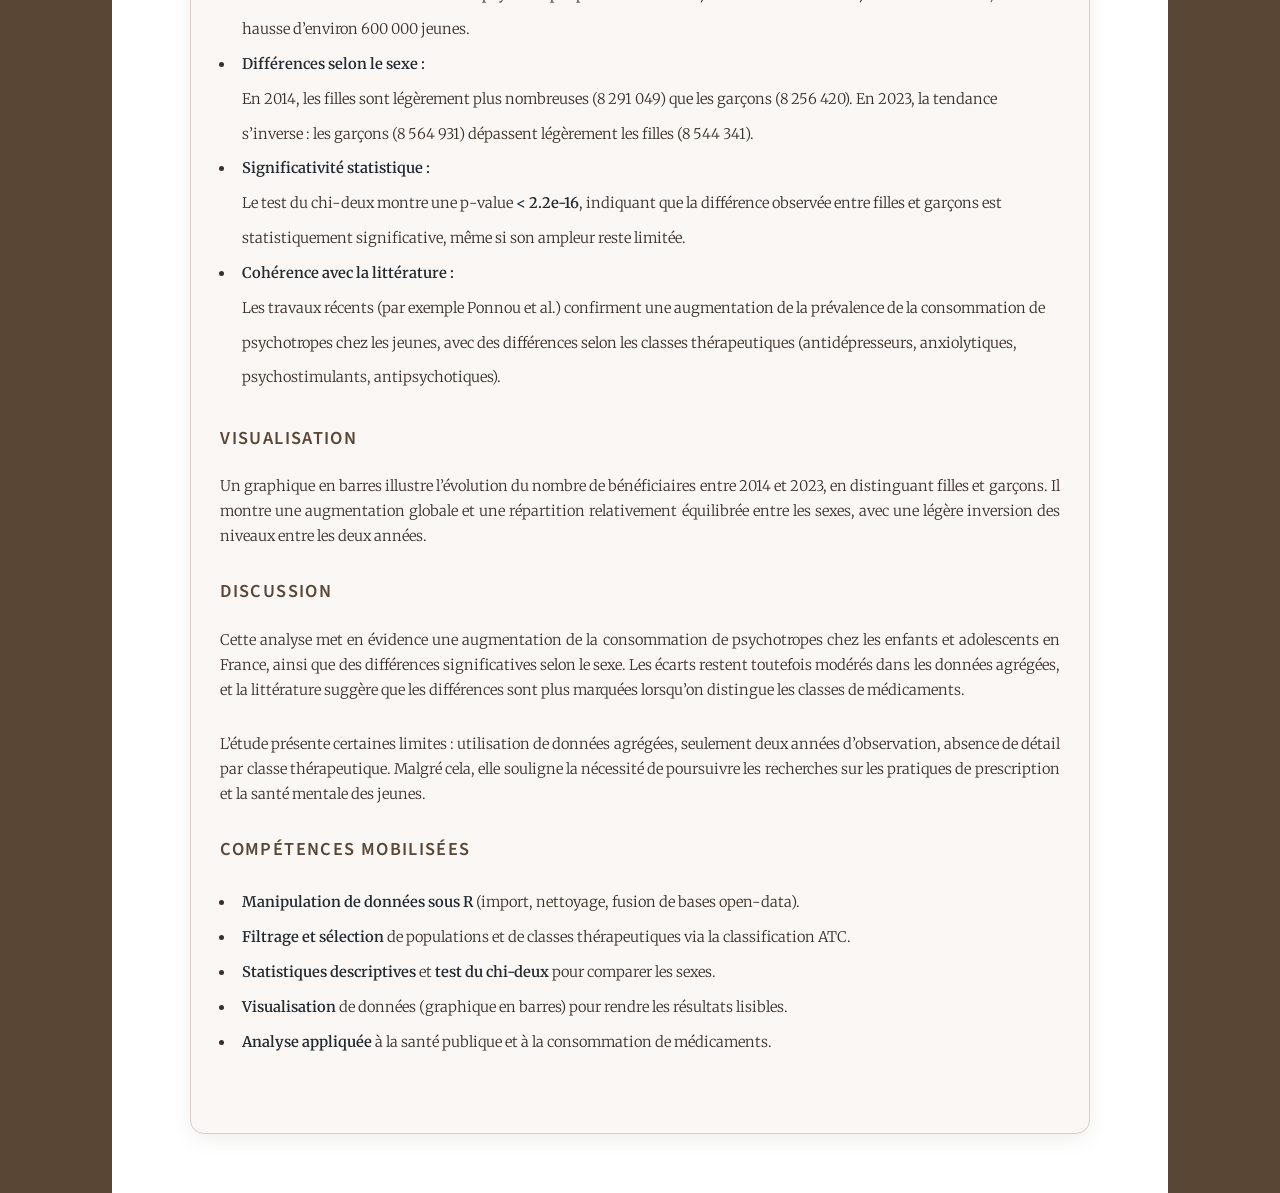
<file: project-psychotropes-france.html>
<!DOCTYPE HTML>
<html>
    <head>
        <title>Consommation de psychotropes chez les jeunes</title>
        <meta charset="utf-8" />
        <meta name="viewport" content="width=device-width, initial-scale=1" />
        <link rel="stylesheet" href="assets/css/main.css" />
    </head>

    <body class="is-preload">
        <div id="wrapper">

            <!-- Header -->
            <header id="header">
                <a href="index.html" class="logo">Retour au portfolio</a>
            </header>

            <!-- Main -->
            <div id="main">
                <article class="post">
                    <header class="major">
                        <h1>Consommation de psychotropes chez les enfants et adolescents<br />en France (2014–2023)</h1>
                    </header>

                    <section id="project-psychotropes-france">

                        <!-- Phrase d'accroche -->
                        <p class="intro-quote">
                            « En 2023, plus de 17&nbsp;millions de jeunes ont reçu au moins un médicament psychotrope en France. »
                        </p>

                        <!-- Bloc chiffres clés -->
                        <div class="key-stats-psy">
                            <div class="stat">
                                <span class="number">16,5 M</span>
                                <span class="label">bénéficiaires en 2014</span>
                            </div>
                            <div class="stat">
                                <span class="number">17,1 M</span>
                                <span class="label">bénéficiaires en 2023</span>
                            </div>
                            <div class="stat">
                                <span class="number">2,2e-16</span>
                                <span class="label">p-value du chi-deux (sexe)</span>
                            </div>
                            <div class="stat">
                                <span class="number">2</span>
                                <span class="label">années comparées (2014, 2023)</span>
                            </div>
                        </div>

                        <h3>Contexte</h3>
                        <p>
                            La consommation de médicaments psychotropes chez les enfants et adolescents constitue aujourd’hui un enjeu
                            important de santé publique. Les études internationales montrent une hausse des prescriptions en population
                            pédiatrique, et les données françaises issues de l’Assurance maladie confirment cette tendance entre 2014 et 2023.
                        </p>

                        <h3>Méthodologie</h3>
                        <p>
                            L’analyse repose sur deux bases de données open‑data de l’Assurance maladie (2014 et 2023). Les données ont été
                            importées et nettoyées sous R, puis filtrées pour ne conserver que les enfants et adolescents. Les médicaments
                            psychotropes ont été identifiés via la classification ATC (codes commençant par la lettre <code>N</code>).
                            Les deux années ont ensuite été fusionnées pour permettre la comparaison.
                        </p>
                        <p>
                            L’étude s’appuie sur des statistiques descriptives du nombre de bénéficiaires selon l’année et le sexe, complétées
                            par un graphique en barres et un test du chi‑deux afin d’évaluer l’existence de différences significatives entre filles
                            et garçons.
                        </p>

                        <h3>Résultats principaux</h3>
                        <ul>
                            <li>
                                <strong>Augmentation globale :</strong><br>
                                Le nombre total de bénéficiaires de psychotropes passe d’environ <strong>16,5&nbsp;millions</strong> en 2014
                                à <strong>17,1&nbsp;millions</strong> en 2023, soit une hausse d’environ 600&nbsp;000 jeunes.
                            </li>
                            <li>
                                <strong>Différences selon le sexe :</strong><br>
                                En 2014, les filles sont légèrement plus nombreuses (8&nbsp;291&nbsp;049) que les garçons (8&nbsp;256&nbsp;420).
                                En 2023, la tendance s’inverse : les garçons (8&nbsp;564&nbsp;931) dépassent légèrement les filles (8&nbsp;544&nbsp;341).
                            </li>
                            <li>
                                <strong>Significativité statistique :</strong><br>
                                Le test du chi‑deux montre une p‑value <strong>&lt; 2.2e‑16</strong>, indiquant que la différence observée
                                entre filles et garçons est statistiquement significative, même si son ampleur reste limitée.
                            </li>
                            <li>
                                <strong>Cohérence avec la littérature :</strong><br>
                                Les travaux récents (par exemple Ponnou et al.) confirment une augmentation de la prévalence de la consommation
                                de psychotropes chez les jeunes, avec des différences selon les classes thérapeutiques (antidépresseurs,
                                anxiolytiques, psychostimulants, antipsychotiques).
                            </li>
                        </ul>

                        <h3>Visualisation</h3>
                        <p>
                            Un graphique en barres illustre l’évolution du nombre de bénéficiaires entre 2014 et 2023, en distinguant filles
                            et garçons. Il montre une augmentation globale et une répartition relativement équilibrée entre les sexes, avec
                            une légère inversion des niveaux entre les deux années.
                        </p>

                        <h3>Discussion</h3>
                        <p>
                            Cette analyse met en évidence une augmentation de la consommation de psychotropes chez les enfants et adolescents
                            en France, ainsi que des différences significatives selon le sexe. Les écarts restent toutefois modérés dans les
                            données agrégées, et la littérature suggère que les différences sont plus marquées lorsqu’on distingue les classes
                            de médicaments.
                        </p>
                        <p>
                            L’étude présente certaines limites : utilisation de données agrégées, seulement deux années d’observation, absence
                            de détail par classe thérapeutique. Malgré cela, elle souligne la nécessité de poursuivre les recherches sur les
                            pratiques de prescription et la santé mentale des jeunes.
                        </p>

                        <h3>Compétences mobilisées</h3>
                        <ul>
                            <li><strong>Manipulation de données sous R</strong> (import, nettoyage, fusion de bases open‑data).</li>
                            <li><strong>Filtrage et sélection</strong> de populations et de classes thérapeutiques via la classification ATC.</li>
                            <li><strong>Statistiques descriptives</strong> et <strong>test du chi‑deux</strong> pour comparer les sexes.</li>
                            <li><strong>Visualisation</strong> de données (graphique en barres) pour rendre les résultats lisibles.</li>
                            <li><strong>Analyse appliquée</strong> à la santé publique et à la consommation de médicaments.</li>
                        </ul>

                    </section>

                </article>
            </div>

        </div>

        <script src="assets/js/main.js"></script>
    </body>
</html>
</file>
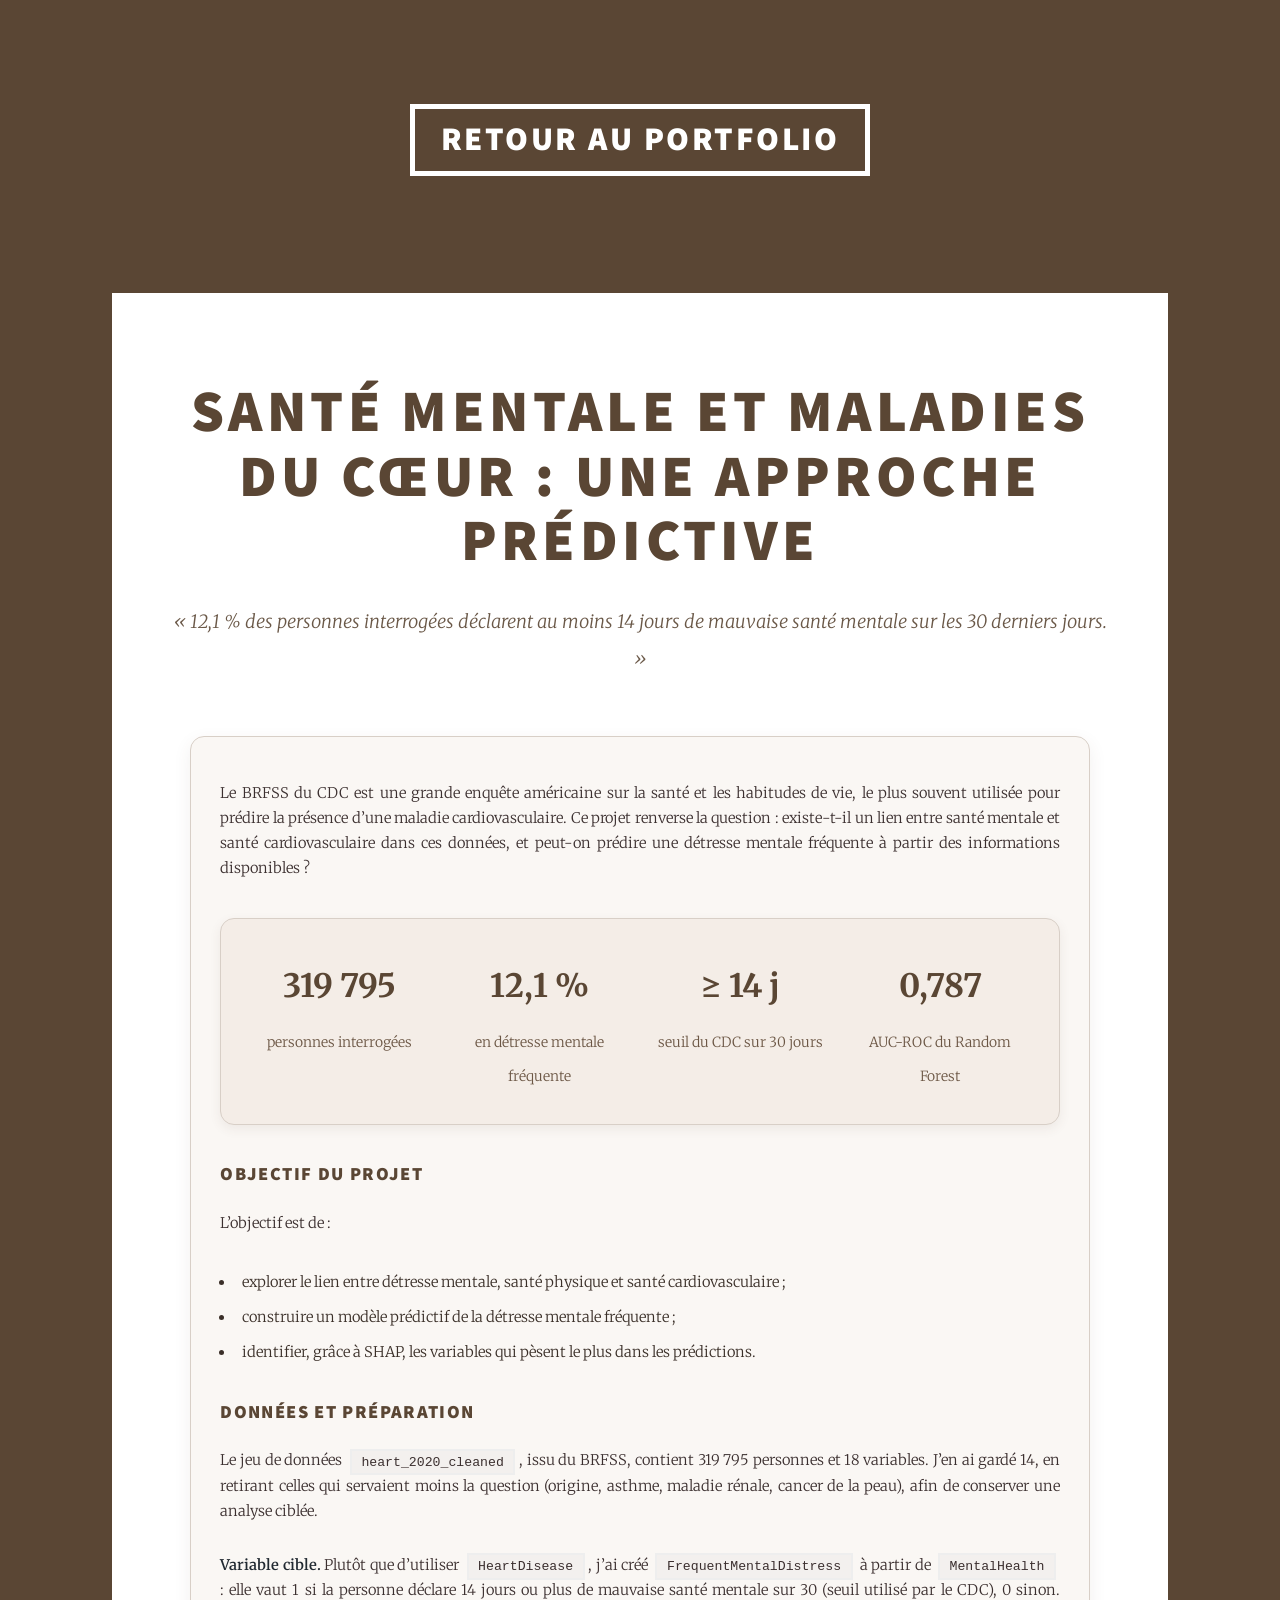
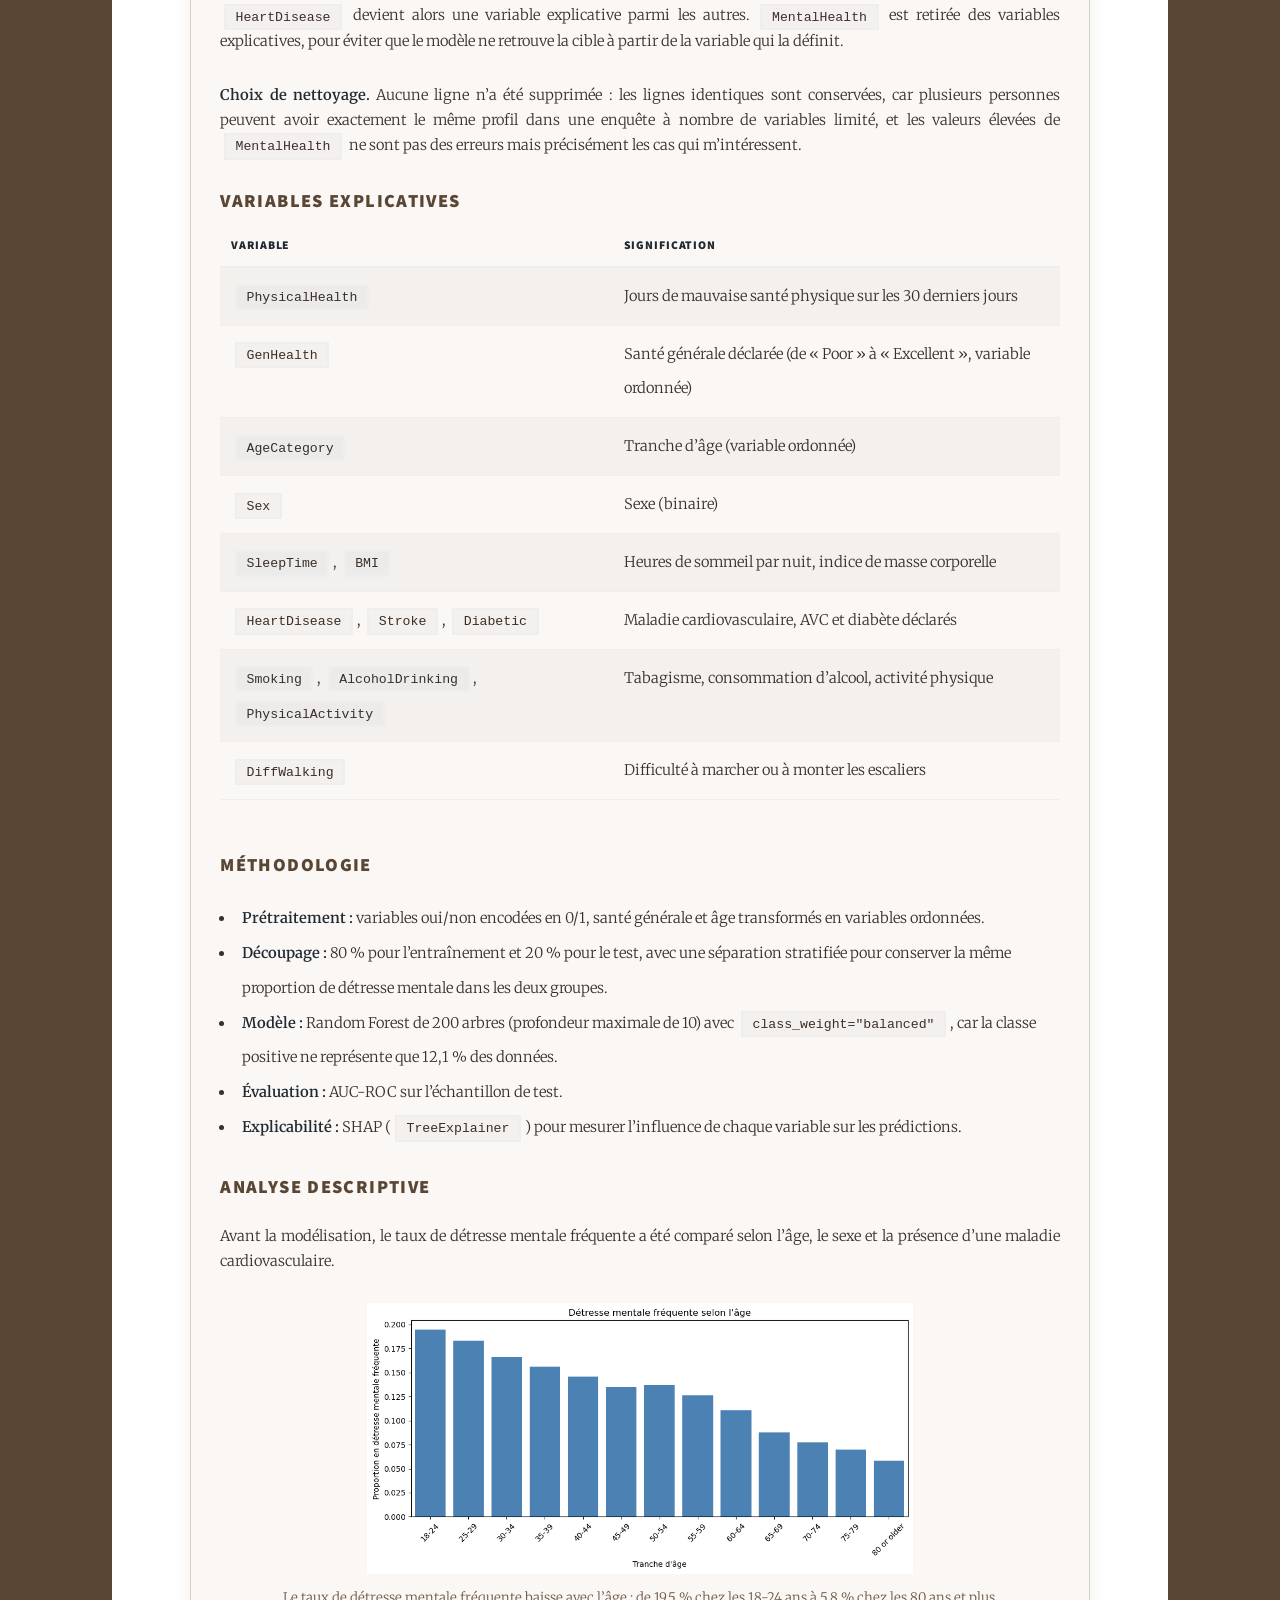
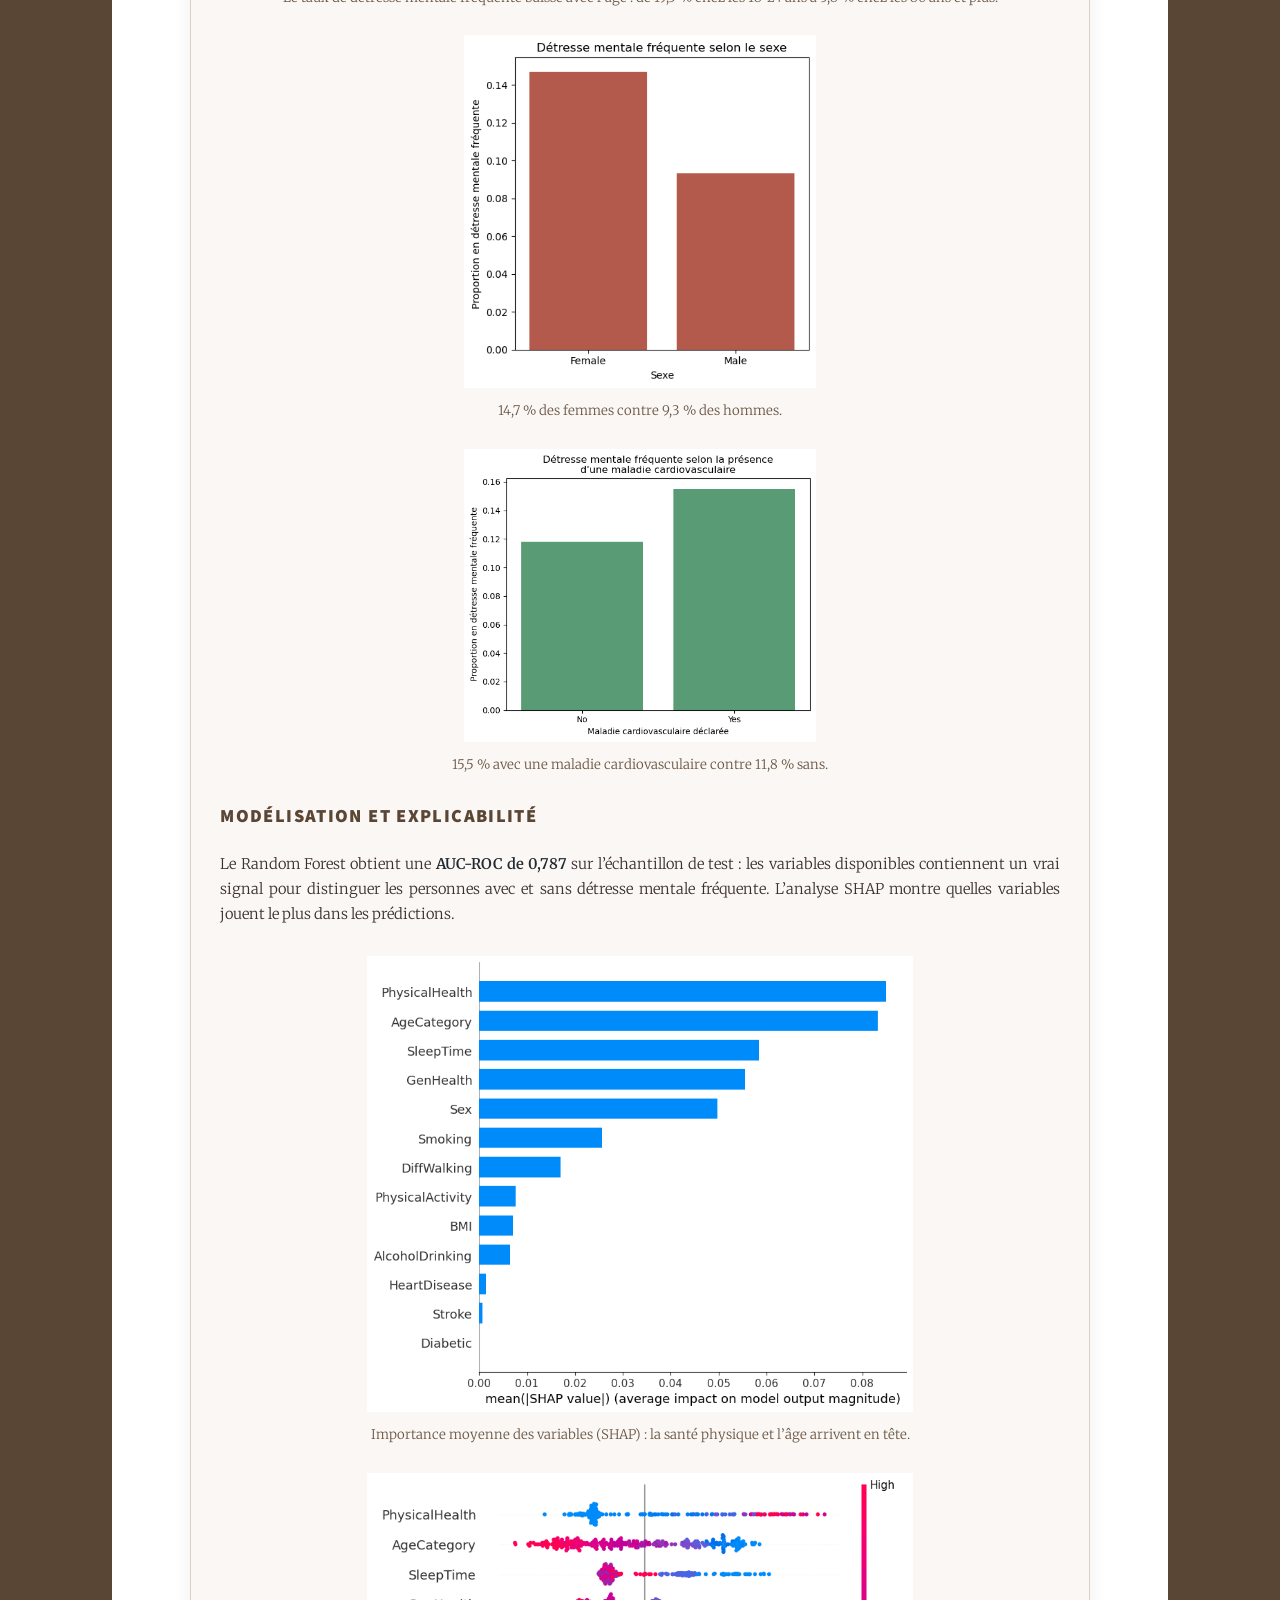
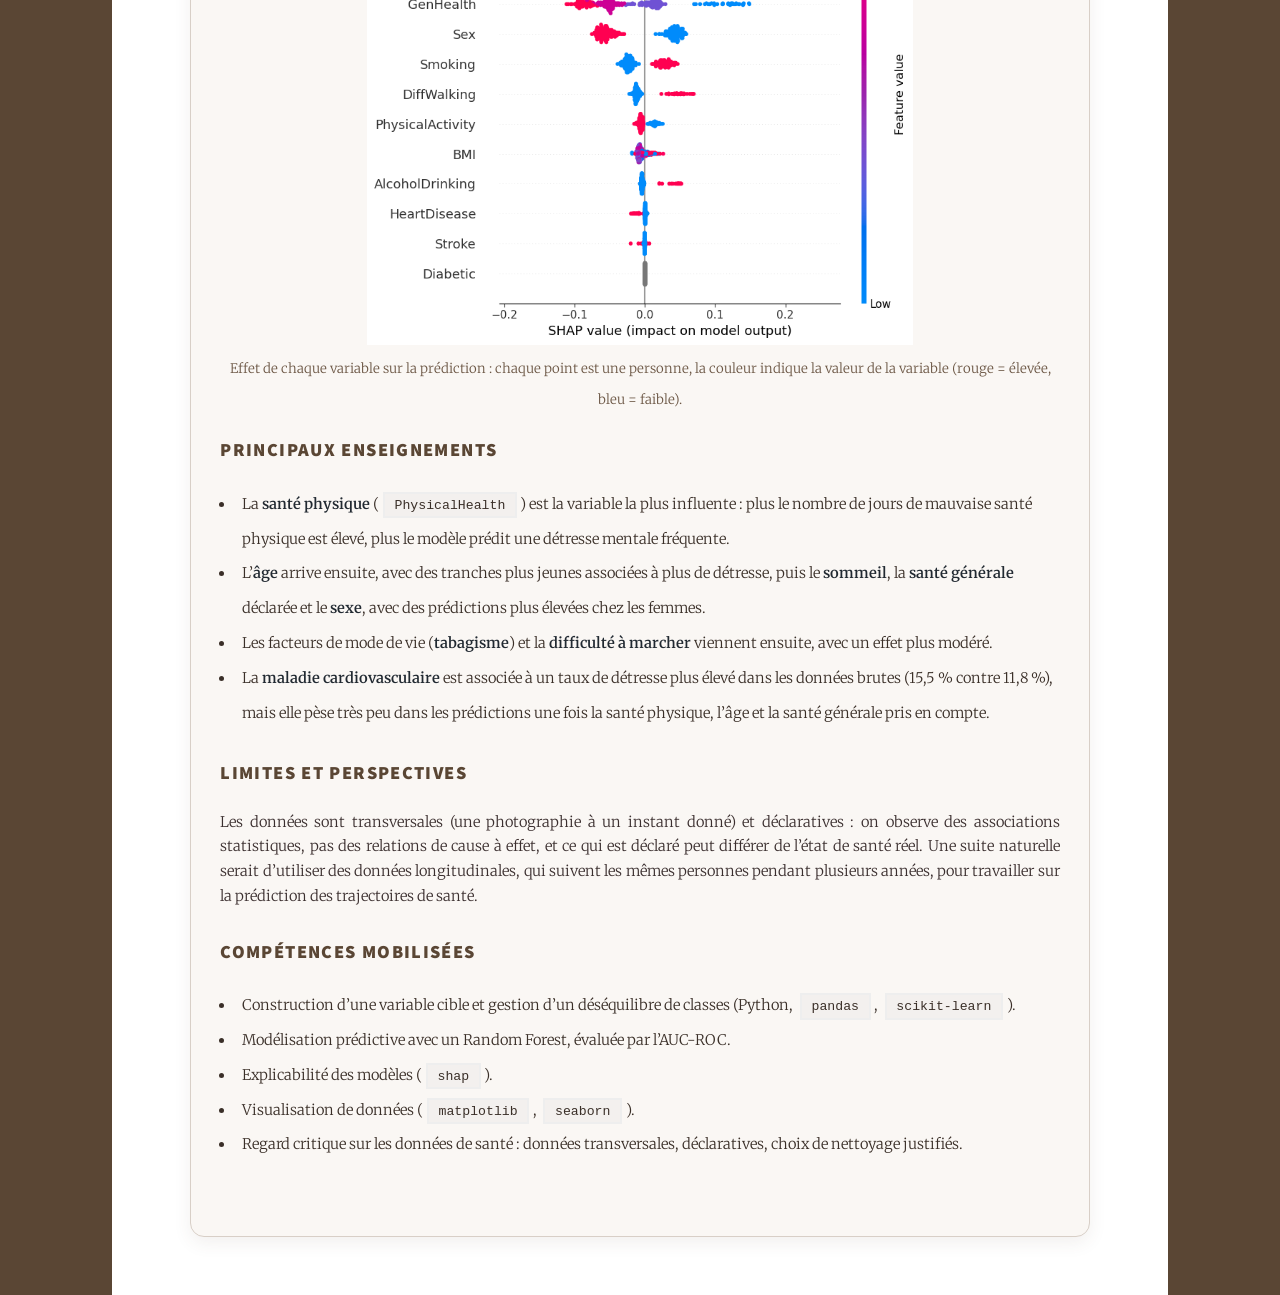
<file: project-sante-mentale.html>
<!DOCTYPE HTML>
<html>
    <head>
        <title>Santé mentale et santé cardiovasculaire</title>
        <meta charset="utf-8" />
        <meta name="viewport" content="width=device-width, initial-scale=1" />
        <link rel="stylesheet" href="assets/css/main.css" />
        <link rel="stylesheet" href="project-sante-mentale-style.css" />
    </head>

    <body class="is-preload">

        <div id="wrapper">

            <!-- Header -->
            <header id="header">
                <a href="index.html" class="logo">Retour au portfolio</a>
            </header>

            <!-- Main -->
            <div id="main">
                <article class="post">

                    <!-- Titre + accroche -->
                    <header class="major">
                        <h1>Santé mentale et maladies du cœur : une approche prédictive</h1>
                        <p class="intro-quote">« 12,1 % des personnes interrogées déclarent au moins 14 jours de mauvaise santé mentale sur les 30 derniers jours. »</p>
                    </header>

                    <!-- Contenu du projet -->
                    <section id="project-sante-mentale">

                        <p>
                            Le BRFSS du CDC est une grande enquête américaine sur la santé et les habitudes de vie,
                            le plus souvent utilisée pour prédire la présence d’une maladie cardiovasculaire.
                            Ce projet renverse la question : existe-t-il un lien entre santé mentale et santé
                            cardiovasculaire dans ces données, et peut-on prédire une détresse mentale fréquente
                            à partir des informations disponibles ?
                        </p>

                        <!-- Bloc chiffres clés -->
                        <div class="key-stats">
                            <div class="stat">
                                <span class="number">319 795</span>
                                <span class="label">personnes interrogées</span>
                            </div>

                            <div class="stat">
                                <span class="number">12,1 %</span>
                                <span class="label">en détresse mentale fréquente</span>
                            </div>

                            <div class="stat">
                                <span class="number">≥ 14 j</span>
                                <span class="label">seuil du CDC sur 30 jours</span>
                            </div>

                            <div class="stat">
                                <span class="number">0,787</span>
                                <span class="label">AUC-ROC du Random Forest</span>
                            </div>
                        </div>

                        <h3>Objectif du projet</h3>
                        <p>L’objectif est de :</p>
                        <ul>
                            <li>explorer le lien entre détresse mentale, santé physique et santé cardiovasculaire ;</li>
                            <li>construire un modèle prédictif de la détresse mentale fréquente ;</li>
                            <li>identifier, grâce à SHAP, les variables qui pèsent le plus dans les prédictions.</li>
                        </ul>

                        <h3>Données et préparation</h3>
                        <p>
                            Le jeu de données <code>heart_2020_cleaned</code>, issu du BRFSS, contient
                            319 795 personnes et 18 variables. J’en ai gardé 14, en retirant celles qui servaient
                            moins la question (origine, asthme, maladie rénale, cancer de la peau), afin de
                            conserver une analyse ciblée.
                        </p>
                        <p>
                            <strong>Variable cible.</strong> Plutôt que d’utiliser <code>HeartDisease</code>,
                            j’ai créé <code>FrequentMentalDistress</code> à partir de <code>MentalHealth</code> :
                            elle vaut 1 si la personne déclare 14 jours ou plus de mauvaise santé mentale sur
                            30 (seuil utilisé par le CDC), 0 sinon. <code>HeartDisease</code> devient alors
                            une variable explicative parmi les autres. <code>MentalHealth</code> est retirée
                            des variables explicatives, pour éviter que le modèle ne retrouve la cible
                            à partir de la variable qui la définit.
                        </p>
                        <p>
                            <strong>Choix de nettoyage.</strong> Aucune ligne n’a été supprimée : les lignes
                            identiques sont conservées, car plusieurs personnes peuvent avoir exactement le
                            même profil dans une enquête à nombre de variables limité, et les valeurs élevées
                            de <code>MentalHealth</code> ne sont pas des erreurs mais précisément les cas qui
                            m’intéressent.
                        </p>

                        <h3>Variables explicatives</h3>

                        <div class="table-wrapper">
                            <table>
                                <thead>
                                    <tr>
                                        <th>Variable</th>
                                        <th>Signification</th>
                                    </tr>
                                </thead>

                                <tbody>
                                    <tr>
                                        <td><code>PhysicalHealth</code></td>
                                        <td>Jours de mauvaise santé physique sur les 30 derniers jours</td>
                                    </tr>

                                    <tr>
                                        <td><code>GenHealth</code></td>
                                        <td>Santé générale déclarée (de « Poor » à « Excellent », variable ordonnée)</td>
                                    </tr>

                                    <tr>
                                        <td><code>AgeCategory</code></td>
                                        <td>Tranche d’âge (variable ordonnée)</td>
                                    </tr>

                                    <tr>
                                        <td><code>Sex</code></td>
                                        <td>Sexe (binaire)</td>
                                    </tr>

                                    <tr>
                                        <td><code>SleepTime</code>, <code>BMI</code></td>
                                        <td>Heures de sommeil par nuit, indice de masse corporelle</td>
                                    </tr>

                                    <tr>
                                        <td><code>HeartDisease</code>, <code>Stroke</code>, <code>Diabetic</code></td>
                                        <td>Maladie cardiovasculaire, AVC et diabète déclarés</td>
                                    </tr>

                                    <tr>
                                        <td><code>Smoking</code>, <code>AlcoholDrinking</code>, <code>PhysicalActivity</code></td>
                                        <td>Tabagisme, consommation d’alcool, activité physique</td>
                                    </tr>

                                    <tr>
                                        <td><code>DiffWalking</code></td>
                                        <td>Difficulté à marcher ou à monter les escaliers</td>
                                    </tr>
                                </tbody>
                            </table>
                        </div>

                        <h3>Méthodologie</h3>
                        <ul>
                            <li>
                                <strong>Prétraitement :</strong>
                                variables oui/non encodées en 0/1, santé générale et âge transformés en variables ordonnées.
                            </li>

                            <li>
                                <strong>Découpage :</strong>
                                80 % pour l’entraînement et 20 % pour le test, avec une séparation stratifiée
                                pour conserver la même proportion de détresse mentale dans les deux groupes.
                            </li>

                            <li>
                                <strong>Modèle :</strong>
                                Random Forest de 200 arbres (profondeur maximale de 10) avec
                                <code>class_weight="balanced"</code>, car la classe positive ne représente que 12,1 % des données.
                            </li>

                            <li>
                                <strong>Évaluation :</strong>
                                AUC-ROC sur l’échantillon de test.
                            </li>

                            <li>
                                <strong>Explicabilité :</strong>
                                SHAP (<code>TreeExplainer</code>) pour mesurer l’influence de chaque variable sur les prédictions.
                            </li>
                        </ul>

                        <h3>Analyse descriptive</h3>
                        <p>Avant la modélisation, le taux de détresse mentale fréquente a été comparé selon l’âge, le sexe et la présence d’une maladie cardiovasculaire.</p>

                        <figure>
                            <img src="sante-age.png" alt="Proportion de personnes en détresse mentale fréquente par tranche d’âge, en baisse de 19,5 % chez les 18-24 ans à 5,8 % chez les 80 ans et plus">
                            <figcaption>Le taux de détresse mentale fréquente baisse avec l’âge : de 19,5 % chez les 18-24 ans à 5,8 % chez les 80 ans et plus.</figcaption>
                        </figure>

                        <figure class="small">
                            <img src="sante-sexe.png" alt="Proportion de personnes en détresse mentale fréquente selon le sexe : 14,7 % des femmes et 9,3 % des hommes">
                            <figcaption>14,7 % des femmes contre 9,3 % des hommes.</figcaption>
                        </figure>

                        <figure class="small">
                            <img src="sante-coeur.png" alt="Proportion de personnes en détresse mentale fréquente selon la présence d’une maladie cardiovasculaire : 15,5 % contre 11,8 %">
                            <figcaption>15,5 % avec une maladie cardiovasculaire contre 11,8 % sans.</figcaption>
                        </figure>

                        <h3>Modélisation et explicabilité</h3>
                        <p>
                            Le Random Forest obtient une <strong>AUC-ROC de 0,787</strong> sur l’échantillon de test :
                            les variables disponibles contiennent un vrai signal pour distinguer les personnes
                            avec et sans détresse mentale fréquente. L’analyse SHAP montre quelles variables
                            jouent le plus dans les prédictions.
                        </p>

                        <figure>
                            <img src="sante-shap-bar.png" alt="Importance moyenne des variables selon SHAP : PhysicalHealth, AgeCategory, SleepTime, GenHealth et Sex en tête">
                            <figcaption>Importance moyenne des variables (SHAP) : la santé physique et l’âge arrivent en tête.</figcaption>
                        </figure>

                        <figure>
                            <img src="sante-shap-points.png" alt="Graphique SHAP détaillant l’effet de chaque variable sur la prédiction de détresse mentale">
                            <figcaption>Effet de chaque variable sur la prédiction : chaque point est une personne, la couleur indique la valeur de la variable (rouge = élevée, bleu = faible).</figcaption>
                        </figure>

                        <h3>Principaux enseignements</h3>
                        <ul>
                            <li>La <strong>santé physique</strong> (<code>PhysicalHealth</code>) est la variable la plus influente : plus le nombre de jours de mauvaise santé physique est élevé, plus le modèle prédit une détresse mentale fréquente.</li>
                            <li>L’<strong>âge</strong> arrive ensuite, avec des tranches plus jeunes associées à plus de détresse, puis le <strong>sommeil</strong>, la <strong>santé générale</strong> déclarée et le <strong>sexe</strong>, avec des prédictions plus élevées chez les femmes.</li>
                            <li>Les facteurs de mode de vie (<strong>tabagisme</strong>) et la <strong>difficulté à marcher</strong> viennent ensuite, avec un effet plus modéré.</li>
                            <li>La <strong>maladie cardiovasculaire</strong> est associée à un taux de détresse plus élevé dans les données brutes (15,5 % contre 11,8 %), mais elle pèse très peu dans les prédictions une fois la santé physique, l’âge et la santé générale pris en compte.</li>
                        </ul>

                        <h3>Limites et perspectives</h3>
                        <p>
                            Les données sont transversales (une photographie à un instant donné) et déclaratives :
                            on observe des associations statistiques, pas des relations de cause à effet, et ce
                            qui est déclaré peut différer de l’état de santé réel. Une suite naturelle serait
                            d’utiliser des données longitudinales, qui suivent les mêmes personnes pendant
                            plusieurs années, pour travailler sur la prédiction des trajectoires de santé.
                        </p>

                        <h3>Compétences mobilisées</h3>
                        <ul>
                            <li>Construction d’une variable cible et gestion d’un déséquilibre de classes (Python, <code>pandas</code>, <code>scikit-learn</code>).</li>
                            <li>Modélisation prédictive avec un Random Forest, évaluée par l’AUC-ROC.</li>
                            <li>Explicabilité des modèles (<code>shap</code>).</li>
                            <li>Visualisation de données (<code>matplotlib</code>, <code>seaborn</code>).</li>
                            <li>Regard critique sur les données de santé : données transversales, déclaratives, choix de nettoyage justifiés.</li>
                        </ul>

                    </section>

                </article>
            </div>

        </div>

        <script src="assets/js/main.js"></script>
    </body>
</html>
</file>
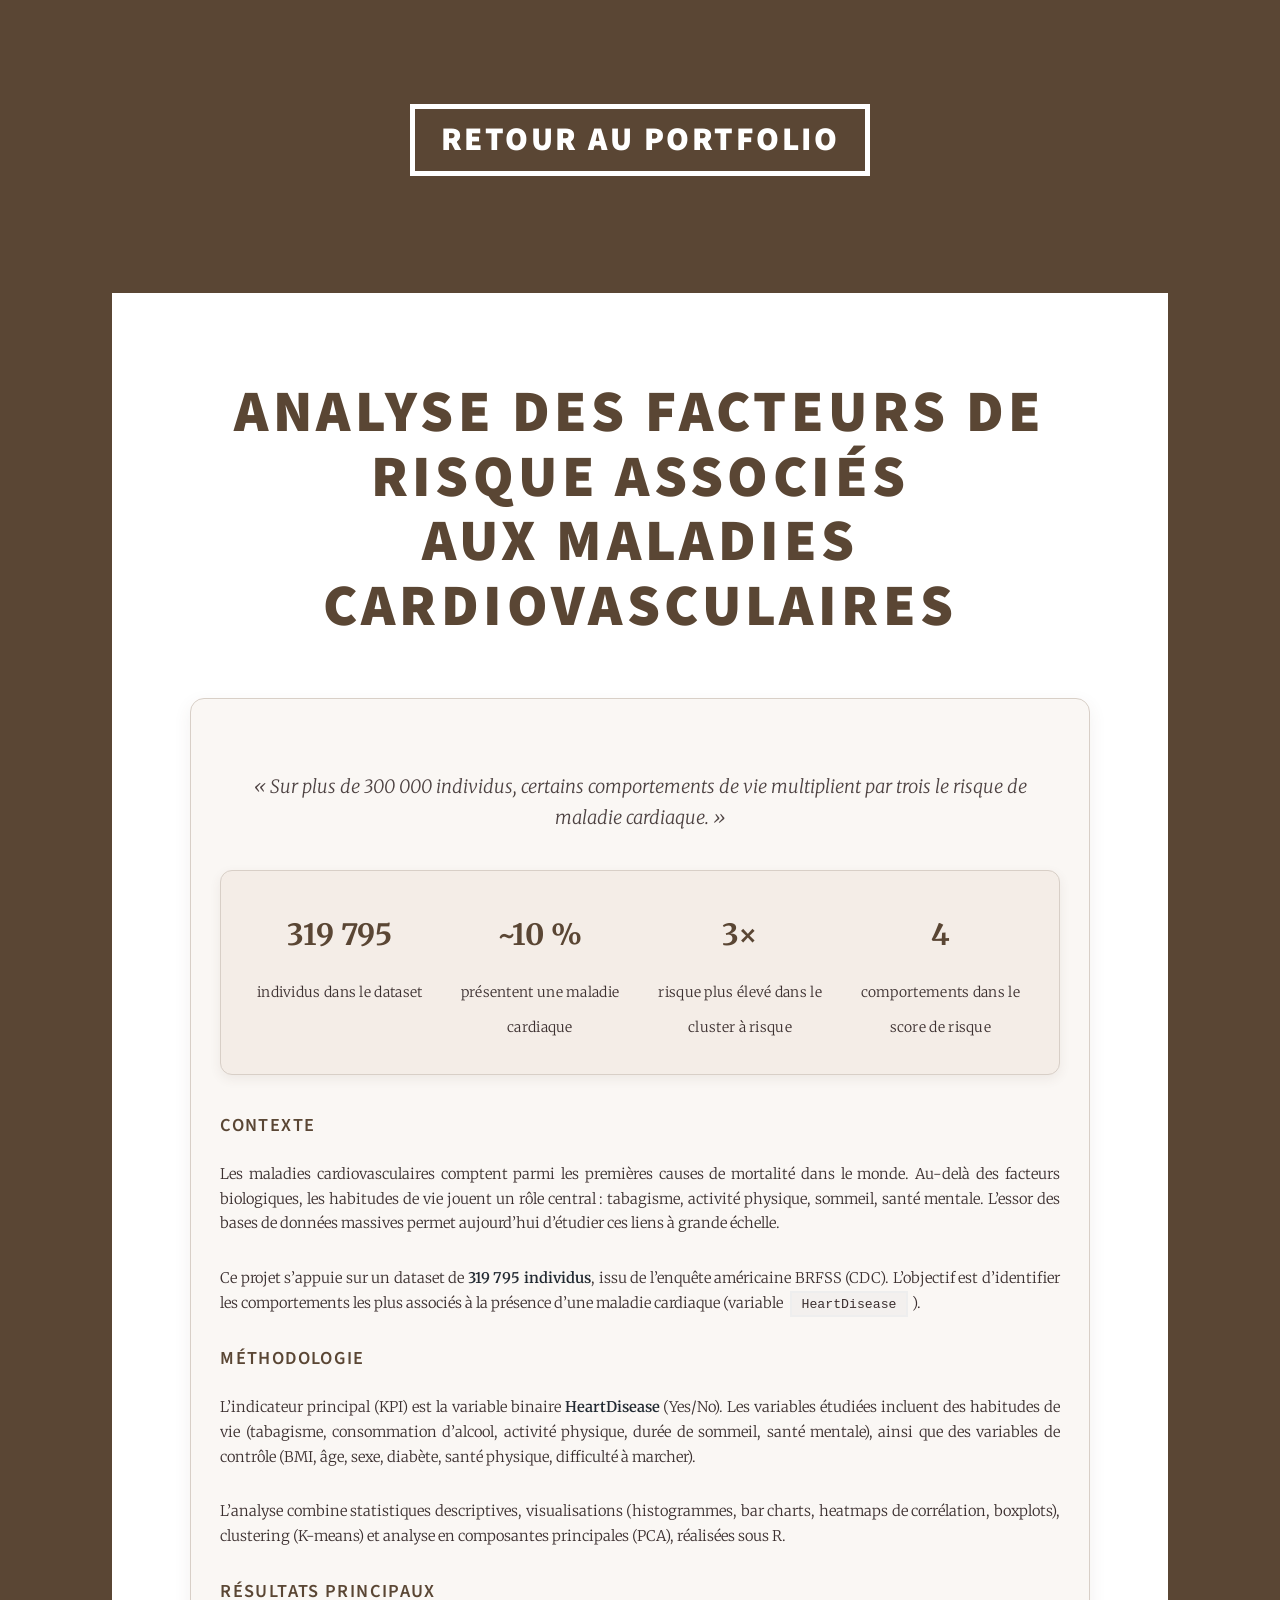
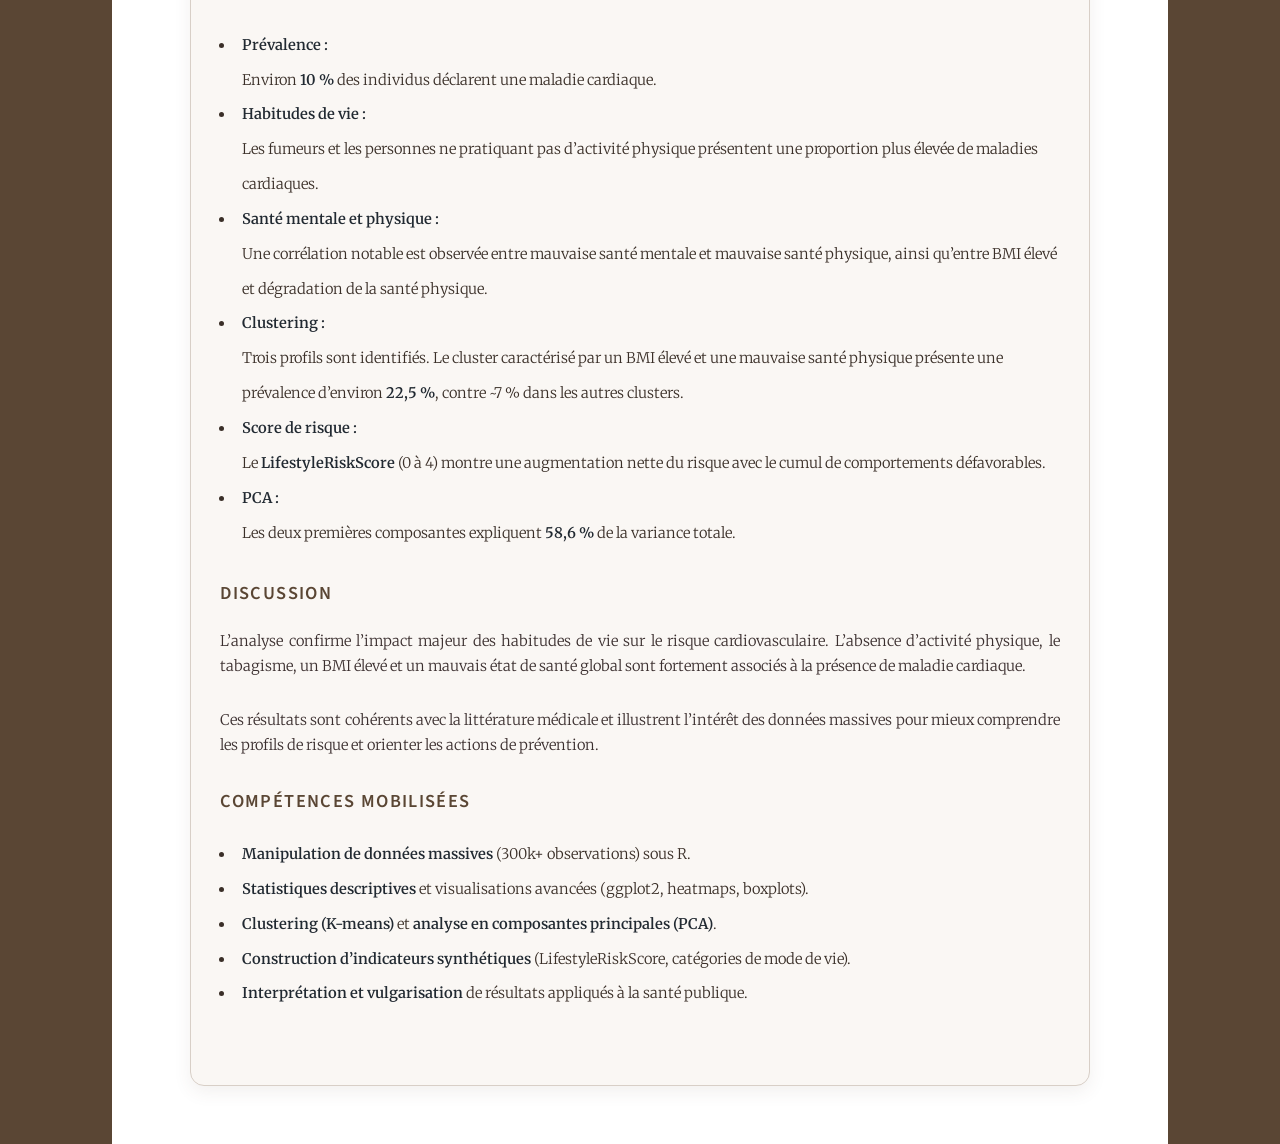
<file: project-visualisation-heart.html>
<!DOCTYPE HTML>
<html>
    <head>
        <title>Analyse des facteurs de risque cardiovasculaire</title>
        <meta charset="utf-8" />
        <meta name="viewport" content="width=device-width, initial-scale=1" />
        <link rel="stylesheet" href="assets/css/main.css" />
    </head>

    <body class="is-preload">

        <div id="wrapper">

            <!-- Header -->
            <header id="header">
                <a href="index.html" class="logo">Retour au portfolio</a>
            </header>

            <!-- Main -->
            <div id="main">
                <article class="post">

                    <header class="major">
                        <h1>Analyse des facteurs de risque associés<br>aux maladies cardiovasculaires</h1>
                    </header>

                    <section id="project-visualisation-heart">

                        <!-- Phrase d'accroche -->
                        <p class="intro-quote">
                            « Sur plus de 300&nbsp;000 individus, certains comportements de vie multiplient par trois le risque de maladie cardiaque. »
                        </p>

                        <!-- Bloc chiffres clés -->
                        <div class="key-stats-heart">
                            <div class="stat">
                                <span class="number">319 795</span>
                                <span class="label">individus dans le dataset</span>
                            </div>
                            <div class="stat">
                                <span class="number">~10 %</span>
                                <span class="label">présentent une maladie cardiaque</span>
                            </div>
                            <div class="stat">
                                <span class="number">3×</span>
                                <span class="label">risque plus élevé dans le cluster à risque</span>
                            </div>
                            <div class="stat">
                                <span class="number">4</span>
                                <span class="label">comportements dans le score de risque</span>
                            </div>
                        </div>

                        <h3>Contexte</h3>
                        <p>
                            Les maladies cardiovasculaires comptent parmi les premières causes de mortalité dans le monde. Au‑delà des facteurs
                            biologiques, les habitudes de vie jouent un rôle central : tabagisme, activité physique, sommeil, santé mentale.
                            L’essor des bases de données massives permet aujourd’hui d’étudier ces liens à grande échelle.
                        </p>
                        <p>
                            Ce projet s’appuie sur un dataset de <strong>319&nbsp;795 individus</strong>, issu de l’enquête américaine BRFSS
                            (CDC). L’objectif est d’identifier les comportements les plus associés à la présence d’une maladie cardiaque
                            (variable <code>HeartDisease</code>).
                        </p>

                        <h3>Méthodologie</h3>
                        <p>
                            L’indicateur principal (KPI) est la variable binaire <strong>HeartDisease</strong> (Yes/No). Les variables étudiées
                            incluent des habitudes de vie (tabagisme, consommation d’alcool, activité physique, durée de sommeil, santé mentale),
                            ainsi que des variables de contrôle (BMI, âge, sexe, diabète, santé physique, difficulté à marcher).
                        </p>
                        <p>
                            L’analyse combine statistiques descriptives, visualisations (histogrammes, bar charts, heatmaps de corrélation,
                            boxplots), clustering (K‑means) et analyse en composantes principales (PCA), réalisées sous R.
                        </p>

                        <h3>Résultats principaux</h3>
                        <ul>
                            <li>
                                <strong>Prévalence :</strong><br>
                                Environ <strong>10&nbsp;%</strong> des individus déclarent une maladie cardiaque.
                            </li>
                            <li>
                                <strong>Habitudes de vie :</strong><br>
                                Les fumeurs et les personnes ne pratiquant pas d’activité physique présentent une proportion plus élevée de
                                maladies cardiaques.
                            </li>
                            <li>
                                <strong>Santé mentale et physique :</strong><br>
                                Une corrélation notable est observée entre mauvaise santé mentale et mauvaise santé physique, ainsi qu’entre BMI
                                élevé et dégradation de la santé physique.
                            </li>
                            <li>
                                <strong>Clustering :</strong><br>
                                Trois profils sont identifiés. Le cluster caractérisé par un BMI élevé et une mauvaise santé physique présente une
                                prévalence d’environ <strong>22,5&nbsp;%</strong>, contre ~7&nbsp;% dans les autres clusters.
                            </li>
                            <li>
                                <strong>Score de risque :</strong><br>
                                Le <strong>LifestyleRiskScore</strong> (0 à 4) montre une augmentation nette du risque avec le cumul de comportements défavorables.
                            </li>
                            <li>
                                <strong>PCA :</strong><br>
                                Les deux premières composantes expliquent <strong>58,6&nbsp;%</strong> de la variance totale.
                            </li>
                        </ul>

                        <h3>Discussion</h3>
                        <p>
                            L’analyse confirme l’impact majeur des habitudes de vie sur le risque cardiovasculaire. L’absence d’activité physique,
                            le tabagisme, un BMI élevé et un mauvais état de santé global sont fortement associés à la présence de maladie
                            cardiaque.
                        </p>
                        <p>
                            Ces résultats sont cohérents avec la littérature médicale et illustrent l’intérêt des données massives pour mieux
                            comprendre les profils de risque et orienter les actions de prévention.
                        </p>

                        <h3>Compétences mobilisées</h3>
                        <ul>
                            <li><strong>Manipulation de données massives</strong> (300k+ observations) sous R.</li>
                            <li><strong>Statistiques descriptives</strong> et visualisations avancées (ggplot2, heatmaps, boxplots).</li>
                            <li><strong>Clustering (K‑means)</strong> et <strong>analyse en composantes principales (PCA)</strong>.</li>
                            <li><strong>Construction d’indicateurs synthétiques</strong> (LifestyleRiskScore, catégories de mode de vie).</li>
                            <li><strong>Interprétation et vulgarisation</strong> de résultats appliqués à la santé publique.</li>
                        </ul>

                    </section>

                </article>
            </div>

        </div>

        <script src="assets/js/main.js"></script>
    </body>
</html>
</file>
<file: project-chirurgie-maternelle-style.css>
/* ============================
   CHIRURGIE MATERNELLE — STYLE IDENTIQUE AUX AUTRES PROJETS
   ============================ */

/* Conteneur principal */
.post #project-chirurgie-maternelle {
    background: #faf7f4;
    padding: 3em 2em;
    border-radius: 14px;
    border: 1px solid #d8cfc7;
    max-width: 900px;
    margin: 0 auto;
    box-shadow: 0 6px 18px rgba(90, 70, 52, 0.08);
}

/* Paragraphes */
.post #project-chirurgie-maternelle p {
    color: #3b2f2f;
    line-height: 1.7;
}

/* Bloc chiffres clés */
.post #project-chirurgie-maternelle .key-stats {
    display: grid;
    grid-template-columns: repeat(4, 1fr);
    gap: 1.5em;
    margin: 2.5em 0;
    padding: 2em;
    background: #f4ede7;
    border-radius: 14px;
    border: 1px solid #d8cfc7;
    box-shadow: 0 4px 12px rgba(90, 70, 52, 0.08);
}

.post #project-chirurgie-maternelle .stat {
    text-align: center;
}

.post #project-chirurgie-maternelle .stat .number {
    display: block;
    font-size: 2.2em;
    font-weight: 700;
    color: #5a4634;
}

.post #project-chirurgie-maternelle .stat .label {
    font-size: 0.95em;
    color: #6b5644;
}

/* Tableaux */
.post #project-chirurgie-maternelle .table-wrapper {
    width: 100%;
    overflow-x: auto;
    -webkit-overflow-scrolling: touch;
    margin: 1.5em 0;
}

.post #project-chirurgie-maternelle table {
    width: 100%;
    border-collapse: collapse;
}

.post #project-chirurgie-maternelle .table-note {
    font-size: 0.85em;
    color: #6b5644;
    margin-top: -0.8em;
}

/* Figures (version ordinateur : réduites et centrées) */
.post #project-chirurgie-maternelle figure {
    margin: 1.5em 0;
    text-align: center;
}

.post #project-chirurgie-maternelle figure img {
    display: block;
    width: 82%;
    max-width: 82%;
    height: auto;
    margin: 0 auto;
}

.post #project-chirurgie-maternelle figcaption {
    font-size: 0.9em;
    color: #6b5644;
    margin-top: 0.6em;
}

/* ============================
   VERSION MOBILE
   ============================ */
@media (max-width: 800px) {

    .post #project-chirurgie-maternelle {
        padding: 2em 1.2em;
    }

    /* Texte aligné à gauche : évite les grands espaces du texte justifié */
    .post #project-chirurgie-maternelle p,
    .post #project-chirurgie-maternelle li,
    .post #project-chirurgie-maternelle figcaption {
        text-align: left;
        hyphens: none;
    }

    .post #project-chirurgie-maternelle .key-stats {
        grid-template-columns: repeat(2, 1fr);
        padding: 1.5em;
    }

    .post #project-chirurgie-maternelle .stat .number {
        font-size: 1.8em;
    }

    /* Figures pleine largeur */
    .post #project-chirurgie-maternelle figure img {
        width: 100%;
        max-width: 100%;
    }

    /* Tableaux compacts : le texte passe à la ligne, défilement horizontal en secours */
    .post #project-chirurgie-maternelle table {
        font-size: 0.8em;
    }

    .post #project-chirurgie-maternelle th,
    .post #project-chirurgie-maternelle td {
        padding: 0.6em 0.5em;
        white-space: normal;
    }

    .post #project-chirurgie-maternelle th {
        text-transform: none;
        letter-spacing: 0;
        font-size: 1em;
    }

    .post #project-chirurgie-maternelle .results-table {
        font-size: 0.75em;
    }

    .post #project-chirurgie-maternelle .results-table th,
    .post #project-chirurgie-maternelle .results-table td {
        padding: 0.6em 0.3em;
        white-space: nowrap;
    }
}

/* Les figures sont cliquables (agrandissement sur mobile) */
.post #project-chirurgie-maternelle figure a {
    display: block;
    border-bottom: none;
}


@media (max-width: 800px) {
    /* première colonne des tableaux de résultats : retour à la ligne autorisé */
    .post #project-chirurgie-maternelle .results-table td:first-child,
    .post #project-chirurgie-maternelle .results-table th:first-child {
        white-space: normal;
    }
}
</file>
<file: meta-analyse-style.css>
/* ============================
   META-ANALYSE — STYLE IDENTIQUE AUX AUTRES PROJETS
   (à coller à la fin de assets/css/main.css)
   ============================ */

/* Conteneur principal */
.post #project-meta-analyse {
    background: #faf7f4;
    padding: 3em 2em;
    border-radius: 14px;
    border: 1px solid #d8cfc7;
    max-width: 900px;
    margin: 0 auto;
    box-shadow: 0 6px 18px rgba(90, 70, 52, 0.08);
}

/* Paragraphes */
.post #project-meta-analyse p {
    color: #3b2f2f;
    line-height: 1.7;
}

/* Bloc chiffres clés */
.post #project-meta-analyse .key-stats {
    display: grid;
    grid-template-columns: repeat(4, 1fr);
    gap: 1.5em;
    margin: 2.5em 0;
    padding: 2em;
    background: #f4ede7;
    border-radius: 14px;
    border: 1px solid #d8cfc7;
    box-shadow: 0 4px 12px rgba(90, 70, 52, 0.08);
}

.post #project-meta-analyse .stat {
    text-align: center;
}

.post #project-meta-analyse .stat .number {
    display: block;
    font-size: 2.2em;
    font-weight: 700;
    color: #5a4634;
}

.post #project-meta-analyse .stat .label {
    font-size: 0.95em;
    color: #6b5644;
}

/* Tableaux */
.post #project-meta-analyse .table-wrapper {
    width: 100%;
    overflow-x: auto;
    -webkit-overflow-scrolling: touch;
    margin: 1.5em 0;
}

.post #project-meta-analyse table {
    width: 100%;
    border-collapse: collapse;
}

.post #project-meta-analyse .table-note {
    font-size: 0.85em;
    color: #6b5644;
    margin-top: -0.8em;
}

/* Figures (version ordinateur : réduites et centrées) */
.post #project-meta-analyse figure {
    margin: 1.5em 0;
    text-align: center;
}

.post #project-meta-analyse figure img {
    display: block;
    width: 65%;
    max-width: 65%;
    height: auto;
    margin: 0 auto;
}

.post #project-meta-analyse figcaption {
    font-size: 0.9em;
    color: #6b5644;
    margin-top: 0.6em;
}

/* ============================
   VERSION MOBILE
   ============================ */
@media (max-width: 800px) {

    .post #project-meta-analyse {
        padding: 2em 1.2em;
    }

    /* Texte aligné à gauche : évite les grands espaces du texte justifié */
    .post #project-meta-analyse p,
    .post #project-meta-analyse li,
    .post #project-meta-analyse figcaption {
        text-align: left;
        hyphens: none;
    }

    .post #project-meta-analyse .key-stats {
        grid-template-columns: repeat(2, 1fr);
        padding: 1.5em;
    }

    .post #project-meta-analyse .stat .number {
        font-size: 1.8em;
    }

    /* Figures pleine largeur */
    .post #project-meta-analyse figure img {
        width: 100%;
        max-width: 100%;
    }

    /* Tableaux compacts : le texte passe à la ligne, défilement horizontal en secours */
    .post #project-meta-analyse table {
        font-size: 0.8em;
    }

    .post #project-meta-analyse th,
    .post #project-meta-analyse td {
        padding: 0.6em 0.5em;
        white-space: normal;
    }

    .post #project-meta-analyse th {
        text-transform: none;
        letter-spacing: 0;
        font-size: 1em;
    }

    .post #project-meta-analyse .results-table {
        font-size: 0.75em;
    }

    .post #project-meta-analyse .results-table th,
    .post #project-meta-analyse .results-table td {
        padding: 0.6em 0.3em;
        white-space: nowrap;
    }
}
</file>
<file: project-sante-mentale-style.css>
/* ============================
   SANTÉ MENTALE — STYLE IDENTIQUE AUX AUTRES PROJETS
   ============================ */

/* Conteneur principal */
.post #project-sante-mentale {
    background: #faf7f4;
    padding: 3em 2em;
    border-radius: 14px;
    border: 1px solid #d8cfc7;
    max-width: 900px;
    margin: 0 auto;
    box-shadow: 0 6px 18px rgba(90, 70, 52, 0.08);
}

/* Paragraphes */
.post #project-sante-mentale p {
    color: #3b2f2f;
    line-height: 1.7;
}

/* Bloc chiffres clés */
.post #project-sante-mentale .key-stats {
    display: grid;
    grid-template-columns: repeat(4, 1fr);
    gap: 1.5em;
    margin: 2.5em 0;
    padding: 2em;
    background: #f4ede7;
    border-radius: 14px;
    border: 1px solid #d8cfc7;
    box-shadow: 0 4px 12px rgba(90, 70, 52, 0.08);
}

.post #project-sante-mentale .stat {
    text-align: center;
}

.post #project-sante-mentale .stat .number {
    display: block;
    font-size: 2.2em;
    font-weight: 700;
    color: #5a4634;
}

.post #project-sante-mentale .stat .label {
    font-size: 0.95em;
    color: #6b5644;
}

/* Tableaux */
.post #project-sante-mentale .table-wrapper {
    width: 100%;
    overflow-x: auto;
    -webkit-overflow-scrolling: touch;
    margin: 1.5em 0;
}

.post #project-sante-mentale table {
    width: 100%;
    border-collapse: collapse;
}

.post #project-sante-mentale .table-note {
    font-size: 0.85em;
    color: #6b5644;
    margin-top: -0.8em;
}

/* Figures (version ordinateur : réduites et centrées) */
.post #project-sante-mentale figure {
    margin: 1.5em 0;
    text-align: center;
}

.post #project-sante-mentale figure img {
    display: block;
    width: 65%;
    max-width: 65%;
    height: auto;
    margin: 0 auto;
}

.post #project-sante-mentale figcaption {
    font-size: 0.9em;
    color: #6b5644;
    margin-top: 0.6em;
}

/* ============================
   VERSION MOBILE
   ============================ */
@media (max-width: 800px) {

    .post #project-sante-mentale {
        padding: 2em 1.2em;
    }

    /* Texte aligné à gauche : évite les grands espaces du texte justifié */
    .post #project-sante-mentale p,
    .post #project-sante-mentale li,
    .post #project-sante-mentale figcaption {
        text-align: left;
        hyphens: none;
    }

    .post #project-sante-mentale .key-stats {
        grid-template-columns: repeat(2, 1fr);
        padding: 1.5em;
    }

    .post #project-sante-mentale .stat .number {
        font-size: 1.8em;
    }

    /* Figures pleine largeur */
    .post #project-sante-mentale figure img {
        width: 100%;
        max-width: 100%;
    }

    /* Tableaux compacts : le texte passe à la ligne, défilement horizontal en secours */
    .post #project-sante-mentale table {
        font-size: 0.8em;
    }

    .post #project-sante-mentale th,
    .post #project-sante-mentale td {
        padding: 0.6em 0.5em;
        white-space: normal;
    }

    .post #project-sante-mentale th {
        text-transform: none;
        letter-spacing: 0;
        font-size: 1em;
    }

    .post #project-sante-mentale .results-table {
        font-size: 0.75em;
    }

    .post #project-sante-mentale .results-table th,
    .post #project-sante-mentale .results-table td {
        padding: 0.6em 0.3em;
        white-space: nowrap;
    }
}

/* Graphiques carrés (sexe, cœur) : plus petits que les graphiques larges */
.post #project-sante-mentale figure.small img {
    width: 42%;
    max-width: 42%;
}

@media (max-width: 800px) {
    .post #project-sante-mentale figure.small img {
        width: 85%;
        max-width: 85%;
    }
}
</file>
<file: assets/css/main.css>
@import url(fontawesome-all.min.css);
@import url("https://fonts.googleapis.com/css?family=Merriweather:300,700,300italic,700italic|Source+Sans+Pro:900");

/*
	Massively by HTML5 UP
	html5up.net | @ajlkn
	Free for personal and commercial use under the CCA 3.0 license (html5up.net/license)
*/

html, body, div, span, applet, object,
iframe, h1, h2, h3, h4, h5, h6, p, blockquote,
pre, a, abbr, acronym, address, big, cite,
code, del, dfn, em, img, ins, kbd, q, s, samp,
small, strike, strong, sub, sup, tt, var, b,
u, i, center, dl, dt, dd, ol, ul, li, fieldset,
form, label, legend, table, caption, tbody,
tfoot, thead, tr, th, td, article, aside,
canvas, details, embed, figure, figcaption,
footer, header, hgroup, menu, nav, output, ruby,
section, summary, time, mark, audio, video {
	margin: 0;
	padding: 0;
	border: 0;
	font-size: 100%;
	font: inherit;
	vertical-align: baseline;}

article, aside, details, figcaption, figure,
footer, header, hgroup, menu, nav, section {
	display: block;}

body {
	line-height: 1;
}

ol, ul {
	list-style: none;
}

blockquote, q {
	quotes: none;
}

	blockquote:before, blockquote:after, q:before, q:after {
		content: '';
		content: none;
	}

table {
	border-collapse: collapse;
	border-spacing: 0;
}

body {
	-webkit-text-size-adjust: none;
}

mark {
	background-color: transparent;
	color: inherit;
}

input::-moz-focus-inner {
	border: 0;
	padding: 0;
}

input, select, textarea {
	-moz-appearance: none;
	-webkit-appearance: none;
	-ms-appearance: none;
	appearance: none;
}

/* Basic */

	@-ms-viewport {
		width: device-width;
	}

	body {
		-ms-overflow-style: scrollbar;
	}

	@media screen and (max-width: 480px) {

		html, body {
			min-width: 320px;
		}

	}

	html {
		box-sizing: border-box;
	}

	*, *:before, *:after {
		box-sizing: inherit;
	}

	body {
		background-color: #1e252d;
	}

		body.is-preload *, body.is-preload *:before, body.is-preload *:after {
			-moz-animation: none !important;
			-webkit-animation: none !important;
			-ms-animation: none !important;
			animation: none !important;
			-moz-transition: none !important;
			-webkit-transition: none !important;
			-ms-transition: none !important;
			transition: none !important;
		}

/* Type */

	html {
		font-size: 16pt;
	}

		@media screen and (max-width: 1680px) {

			html {
				font-size: 12pt;
			}

		}

		@media screen and (max-width: 1280px) {

			html {
				font-size: 11pt;
			}

		}

		@media screen and (max-width: 360px) {

			html {
				font-size: 10pt;
			}

		}

	body {
		color: #212931;
	}

	body, input, select, textarea {
		font-family: "Merriweather", Georgia, serif;
		font-weight: 300;
		font-size: 1rem;
		line-height: 2.375;
	}

	a {
		-moz-transition: color 0.2s ease-in-out, background-color 0.2s ease-in-out, border-color 0.2s ease-in-out, box-shadow 0.2s ease-in-out;
		-webkit-transition: color 0.2s ease-in-out, background-color 0.2s ease-in-out, border-color 0.2s ease-in-out, box-shadow 0.2s ease-in-out;
		-ms-transition: color 0.2s ease-in-out, background-color 0.2s ease-in-out, border-color 0.2s ease-in-out, box-shadow 0.2s ease-in-out;
		transition: color 0.2s ease-in-out, background-color 0.2s ease-in-out, border-color 0.2s ease-in-out, box-shadow 0.2s ease-in-out;
		border-bottom: dotted 1px;
		text-decoration: none;
	}

		a:hover {
			border-bottom-color: transparent;
		}

	strong, b {
		font-weight: 600;
	}

	em, i {
		font-style: italic;
	}

	p {
		text-align: justify;
		margin: 0 0 2rem 0;
	}

	h1, h2, h3, h4, h5, h6 {
		font-family: "Source Sans Pro", Helvetica, sans-serif;
		font-weight: 900;
		line-height: 1.5;
		letter-spacing: 0.075em;
		text-transform: uppercase;
		margin: 0 0 1rem 0;
	}

		h1 a, h2 a, h3 a, h4 a, h5 a, h6 a {
			border-bottom: 0;
			color: inherit;
			text-decoration: none;
		}

	h1 {
		font-size: 4rem;
		line-height: 1.1;
		margin: 0 0 2rem 0;
	}

	h2 {
		font-size: 1.75rem;
		line-height: 1.3;
		margin: 0 0 1.5rem 0;
	}

	h3 {
		font-size: 1.25rem;
		margin: 0 0 1.5rem 0;
	}

	h4 {
		font-size: 1rem;
	}

	h5 {
		font-size: 0.9rem;
	}

	h6 {
		font-size: 0.8rem;
	}

	sub {
		font-size: 0.8rem;
		position: relative;
		top: 0.5rem;
	}

	sup {
		font-size: 0.8rem;
		position: relative;
		top: -0.5rem;
	}

	blockquote {
		border-left: solid 4px;
		font-style: italic;
		margin: 0 0 2rem 0;
		padding: 0.5rem 0 0.5rem 2rem;
	}

	code {
		border: solid 2px;
		font-family: "Courier New", monospace;
		font-size: 0.9rem;
		margin: 0 0.25rem;
		padding: 0.25rem 0.65rem;
	}

	pre {
		-webkit-overflow-scrolling: touch;
		font-family: "Courier New", monospace;
		font-size: 0.9rem;
		margin: 0 0 2rem 0;
	}

		pre code {
			display: block;
			line-height: 1.75;
			padding: 1rem 1.5rem;
			overflow-x: auto;
		}

	hr {
		border: 0;
		border-bottom: solid 2px;
		margin: 3rem 0;
	}

		hr.major {
			margin: 5rem 0;
		}

	.align-left {
		text-align: left;
	}

	.align-center {
		text-align: center;
	}

	.align-right {
		text-align: right;
	}

	input, select, textarea {
		color: #212931;
	}

	a {
		color: #212931;
		border-bottom-color: rgba(33, 41, 49, 0.5);
	}

		a:hover {
			border-bottom-color: transparent;
			color: #18bfef !important;
		}

	strong, b {
		color: #212931;
	}

	h1, h2, h3, h4, h5, h6 {
		color: #212931;
	}

	blockquote {
		border-left-color: #eeeeee;
	}

	code {
		background: rgba(220, 220, 220, 0.25);
		border-color: #eeeeee;
	}

	hr {
		border-bottom-color: #eeeeee;
	}

/* Row */

	.row {
		display: flex;
		flex-wrap: wrap;
		box-sizing: border-box;
		align-items: stretch;
	}

		.row > * {
			box-sizing: border-box;
		}

		.row.gtr-uniform > * > :last-child {
			margin-bottom: 0;
		}

		.row.aln-left {
			justify-content: flex-start;
		}

		.row.aln-center {
			justify-content: center;
		}

		.row.aln-right {
			justify-content: flex-end;
		}

		.row.aln-top {
			align-items: flex-start;
		}

		.row.aln-middle {
			align-items: center;
		}

		.row.aln-bottom {
			align-items: flex-end;
		}

		.row > .imp {
			order: -1;
		}

		.row > .col-1 {
			width: 8.33333%;
		}

		.row > .off-1 {
			margin-left: 8.33333%;
		}

		.row > .col-2 {
			width: 16.66667%;
		}

		.row > .off-2 {
			margin-left: 16.66667%;
		}

		.row > .col-3 {
			width: 25%;
		}

		.row > .off-3 {
			margin-left: 25%;
		}

		.row > .col-4 {
			width: 33.33333%;
		}

		.row > .off-4 {
			margin-left: 33.33333%;
		}

		.row > .col-5 {
			width: 41.66667%;
		}

		.row > .off-5 {
			margin-left: 41.66667%;
		}

		.row > .col-6 {
			width: 50%;
		}

		.row > .off-6 {
			margin-left: 50%;
		}

		.row > .col-7 {
			width: 58.33333%;
		}

		.row > .off-7 {
			margin-left: 58.33333%;
		}

		.row > .col-8 {
			width: 66.66667%;
		}

		.row > .off-8 {
			margin-left: 66.66667%;
		}

		.row > .col-9 {
			width: 75%;
		}

		.row > .off-9 {
			margin-left: 75%;
		}

		.row > .col-10 {
			width: 83.33333%;
		}

		.row > .off-10 {
			margin-left: 83.33333%;
		}

		.row > .col-11 {
			width: 91.66667%;
		}

		.row > .off-11 {
			margin-left: 91.66667%;
		}

		.row > .col-12 {
			width: 100%;
		}

		.row > .off-12 {
			margin-left: 100%;
		}

		.row.gtr-0 {
			margin-top: 0;
			margin-left: 0rem;
		}

			.row.gtr-0 > * {
				padding: 0 0 0 0rem;
			}

			.row.gtr-0.gtr-uniform {
				margin-top: 0rem;
			}

				.row.gtr-0.gtr-uniform > * {
					padding-top: 0rem;
				}

		.row.gtr-25 {
			margin-top: 0;
			margin-left: -0.375rem;
		}

			.row.gtr-25 > * {
				padding: 0 0 0 0.375rem;
			}

			.row.gtr-25.gtr-uniform {
				margin-top: -0.375rem;
			}

				.row.gtr-25.gtr-uniform > * {
					padding-top: 0.375rem;
				}

		.row.gtr-50 {
			margin-top: 0;
			margin-left: -0.75rem;
		}

			.row.gtr-50 > * {
				padding: 0 0 0 0.75rem;
			}

			.row.gtr-50.gtr-uniform {
				margin-top: -0.75rem;
			}

				.row.gtr-50.gtr-uniform > * {
					padding-top: 0.75rem;
				}

		.row {
			margin-top: 0;
			margin-left: -1.5rem;
		}

			.row > * {
				padding: 0 0 0 1.5rem;
			}

			.row.gtr-uniform {
				margin-top: -1.5rem;
			}

				.row.gtr-uniform > * {
					padding-top: 1.5rem;
				}

		.row.gtr-150 {
			margin-top: 0;
			margin-left: -2.25rem;
		}

			.row.gtr-150 > * {
				padding: 0 0 0 2.25rem;
			}

			.row.gtr-150.gtr-uniform {
				margin-top: -2.25rem;
			}

				.row.gtr-150.gtr-uniform > * {
					padding-top: 2.25rem;
				}

		.row.gtr-200 {
			margin-top: 0;
			margin-left: -3rem;
		}

			.row.gtr-200 > * {
				padding: 0 0 0 3rem;
			}

			.row.gtr-200.gtr-uniform {
				margin-top: -3rem;
			}

				.row.gtr-200.gtr-uniform > * {
					padding-top: 3rem;
				}

		@media screen and (max-width: 1680px) {

			.row {
				display: flex;
				flex-wrap: wrap;
				box-sizing: border-box;
				align-items: stretch;
			}

				.row > * {
					box-sizing: border-box;
				}

				.row.gtr-uniform > * > :last-child {
					margin-bottom: 0;
				}

				.row.aln-left {
					justify-content: flex-start;
				}

				.row.aln-center {
					justify-content: center;
				}

				.row.aln-right {
					justify-content: flex-end;
				}

				.row.aln-top {
					align-items: flex-start;
				}

				.row.aln-middle {
					align-items: center;
				}

				.row.aln-bottom {
					align-items: flex-end;
				}

				.row > .imp-xlarge {
					order: -1;
				}

				.row > .col-1-xlarge {
					width: 8.33333%;
				}

				.row > .off-1-xlarge {
					margin-left: 8.33333%;
				}

				.row > .col-2-xlarge {
					width: 16.66667%;
				}

				.row > .off-2-xlarge {
					margin-left: 16.66667%;
				}

				.row > .col-3-xlarge {
					width: 25%;
				}

				.row > .off-3-xlarge {
					margin-left: 25%;
				}

				.row > .col-4-xlarge {
					width: 33.33333%;
				}

				.row > .off-4-xlarge {
					margin-left: 33.33333%;
				}

				.row > .col-5-xlarge {
					width: 41.66667%;
				}

				.row > .off-5-xlarge {
					margin-left: 41.66667%;
				}

				.row > .col-6-xlarge {
					width: 50%;
				}

				.row > .off-6-xlarge {
					margin-left: 50%;
				}

				.row > .col-7-xlarge {
					width: 58.33333%;
				}

				.row > .off-7-xlarge {
					margin-left: 58.33333%;
				}

				.row > .col-8-xlarge {
					width: 66.66667%;
				}

				.row > .off-8-xlarge {
					margin-left: 66.66667%;
				}

				.row > .col-9-xlarge {
					width: 75%;
				}

				.row > .off-9-xlarge {
					margin-left: 75%;
				}

				.row > .col-10-xlarge {
					width: 83.33333%;
				}

				.row > .off-10-xlarge {
					margin-left: 83.33333%;
				}

				.row > .col-11-xlarge {
					width: 91.66667%;
				}

				.row > .off-11-xlarge {
					margin-left: 91.66667%;
				}

				.row > .col-12-xlarge {
					width: 100%;
				}

				.row > .off-12-xlarge {
					margin-left: 100%;
				}

				.row.gtr-0 {
					margin-top: 0;
					margin-left: 0rem;
				}

					.row.gtr-0 > * {
						padding: 0 0 0 0rem;
					}

					.row.gtr-0.gtr-uniform {
						margin-top: 0rem;
					}

						.row.gtr-0.gtr-uniform > * {
							padding-top: 0rem;
						}

				.row.gtr-25 {
					margin-top: 0;
					margin-left: -0.375rem;
				}

					.row.gtr-25 > * {
						padding: 0 0 0 0.375rem;
					}

					.row.gtr-25.gtr-uniform {
						margin-top: -0.375rem;
					}

						.row.gtr-25.gtr-uniform > * {
							padding-top: 0.375rem;
						}

				.row.gtr-50 {
					margin-top: 0;
					margin-left: -0.75rem;
				}

					.row.gtr-50 > * {
						padding: 0 0 0 0.75rem;
					}

					.row.gtr-50.gtr-uniform {
						margin-top: -0.75rem;
					}

						.row.gtr-50.gtr-uniform > * {
							padding-top: 0.75rem;
						}

				.row {
					margin-top: 0;
					margin-left: -1.5rem;
				}

					.row > * {
						padding: 0 0 0 1.5rem;
					}

					.row.gtr-uniform {
						margin-top: -1.5rem;
					}

						.row.gtr-uniform > * {
							padding-top: 1.5rem;
						}

				.row.gtr-150 {
					margin-top: 0;
					margin-left: -2.25rem;
				}

					.row.gtr-150 > * {
						padding: 0 0 0 2.25rem;
					}

					.row.gtr-150.gtr-uniform {
						margin-top: -2.25rem;
					}

						.row.gtr-150.gtr-uniform > * {
							padding-top: 2.25rem;
						}

				.row.gtr-200 {
					margin-top: 0;
					margin-left: -3rem;
				}

					.row.gtr-200 > * {
						padding: 0 0 0 3rem;
					}

					.row.gtr-200.gtr-uniform {
						margin-top: -3rem;
					}

						.row.gtr-200.gtr-uniform > * {
							padding-top: 3rem;
						}

		}

		@media screen and (max-width: 1280px) {

			.row {
				display: flex;
				flex-wrap: wrap;
				box-sizing: border-box;
				align-items: stretch;
			}

				.row > * {
					box-sizing: border-box;
				}

				.row.gtr-uniform > * > :last-child {
					margin-bottom: 0;
				}

				.row.aln-left {
					justify-content: flex-start;
				}

				.row.aln-center {
					justify-content: center;
				}

				.row.aln-right {
					justify-content: flex-end;
				}

				.row.aln-top {
					align-items: flex-start;
				}

				.row.aln-middle {
					align-items: center;
				}

				.row.aln-bottom {
					align-items: flex-end;
				}

				.row > .imp-large {
					order: -1;
				}

				.row > .col-1-large {
					width: 8.33333%;
				}

				.row > .off-1-large {
					margin-left: 8.33333%;
				}

				.row > .col-2-large {
					width: 16.66667%;
				}

				.row > .off-2-large {
					margin-left: 16.66667%;
				}

				.row > .col-3-large {
					width: 25%;
				}

				.row > .off-3-large {
					margin-left: 25%;
				}

				.row > .col-4-large {
					width: 33.33333%;
				}

				.row > .off-4-large {
					margin-left: 33.33333%;
				}

				.row > .col-5-large {
					width: 41.66667%;
				}

				.row > .off-5-large {
					margin-left: 41.66667%;
				}

				.row > .col-6-large {
					width: 50%;
				}

				.row > .off-6-large {
					margin-left: 50%;
				}

				.row > .col-7-large {
					width: 58.33333%;
				}

				.row > .off-7-large {
					margin-left: 58.33333%;
				}

				.row > .col-8-large {
					width: 66.66667%;
				}

				.row > .off-8-large {
					margin-left: 66.66667%;
				}

				.row > .col-9-large {
					width: 75%;
				}

				.row > .off-9-large {
					margin-left: 75%;
				}

				.row > .col-10-large {
					width: 83.33333%;
				}

				.row > .off-10-large {
					margin-left: 83.33333%;
				}

				.row > .col-11-large {
					width: 91.66667%;
				}

				.row > .off-11-large {
					margin-left: 91.66667%;
				}

				.row > .col-12-large {
					width: 100%;
				}

				.row > .off-12-large {
					margin-left: 100%;
				}

				.row.gtr-0 {
					margin-top: 0;
					margin-left: 0rem;
				}

					.row.gtr-0 > * {
						padding: 0 0 0 0rem;
					}

					.row.gtr-0.gtr-uniform {
						margin-top: 0rem;
					}

						.row.gtr-0.gtr-uniform > * {
							padding-top: 0rem;
						}

				.row.gtr-25 {
					margin-top: 0;
					margin-left: -0.375rem;
				}

					.row.gtr-25 > * {
						padding: 0 0 0 0.375rem;
					}

					.row.gtr-25.gtr-uniform {
						margin-top: -0.375rem;
					}

						.row.gtr-25.gtr-uniform > * {
							padding-top: 0.375rem;
						}

				.row.gtr-50 {
					margin-top: 0;
					margin-left: -0.75rem;
				}

					.row.gtr-50 > * {
						padding: 0 0 0 0.75rem;
					}

					.row.gtr-50.gtr-uniform {
						margin-top: -0.75rem;
					}

						.row.gtr-50.gtr-uniform > * {
							padding-top: 0.75rem;
						}

				.row {
					margin-top: 0;
					margin-left: -1.5rem;
				}

					.row > * {
						padding: 0 0 0 1.5rem;
					}

					.row.gtr-uniform {
						margin-top: -1.5rem;
					}

						.row.gtr-uniform > * {
							padding-top: 1.5rem;
						}

				.row.gtr-150 {
					margin-top: 0;
					margin-left: -2.25rem;
				}

					.row.gtr-150 > * {
						padding: 0 0 0 2.25rem;
					}

					.row.gtr-150.gtr-uniform {
						margin-top: -2.25rem;
					}

						.row.gtr-150.gtr-uniform > * {
							padding-top: 2.25rem;
						}

				.row.gtr-200 {
					margin-top: 0;
					margin-left: -3rem;
				}

					.row.gtr-200 > * {
						padding: 0 0 0 3rem;
					}

					.row.gtr-200.gtr-uniform {
						margin-top: -3rem;
					}

						.row.gtr-200.gtr-uniform > * {
							padding-top: 3rem;
						}

		}

		@media screen and (max-width: 980px) {

			.row {
				display: flex;
				flex-wrap: wrap;
				box-sizing: border-box;
				align-items: stretch;
			}

				.row > * {
					box-sizing: border-box;
				}

				.row.gtr-uniform > * > :last-child {
					margin-bottom: 0;
				}

				.row.aln-left {
					justify-content: flex-start;
				}

				.row.aln-center {
					justify-content: center;
				}

				.row.aln-right {
					justify-content: flex-end;
				}

				.row.aln-top {
					align-items: flex-start;
				}

				.row.aln-middle {
					align-items: center;
				}

				.row.aln-bottom {
					align-items: flex-end;
				}

				.row > .imp-medium {
					order: -1;
				}

				.row > .col-1-medium {
					width: 8.33333%;
				}

				.row > .off-1-medium {
					margin-left: 8.33333%;
				}

				.row > .col-2-medium {
					width: 16.66667%;
				}

				.row > .off-2-medium {
					margin-left: 16.66667%;
				}

				.row > .col-3-medium {
					width: 25%;
				}

				.row > .off-3-medium {
					margin-left: 25%;
				}

				.row > .col-4-medium {
					width: 33.33333%;
				}

				.row > .off-4-medium {
					margin-left: 33.33333%;
				}

				.row > .col-5-medium {
					width: 41.66667%;
				}

				.row > .off-5-medium {
					margin-left: 41.66667%;
				}

				.row > .col-6-medium {
					width: 50%;
				}

				.row > .off-6-medium {
					margin-left: 50%;
				}

				.row > .col-7-medium {
					width: 58.33333%;
				}

				.row > .off-7-medium {
					margin-left: 58.33333%;
				}

				.row > .col-8-medium {
					width: 66.66667%;
				}

				.row > .off-8-medium {
					margin-left: 66.66667%;
				}

				.row > .col-9-medium {
					width: 75%;
				}

				.row > .off-9-medium {
					margin-left: 75%;
				}

				.row > .col-10-medium {
					width: 83.33333%;
				}

				.row > .off-10-medium {
					margin-left: 83.33333%;
				}

				.row > .col-11-medium {
					width: 91.66667%;
				}

				.row > .off-11-medium {
					margin-left: 91.66667%;
				}

				.row > .col-12-medium {
					width: 100%;
				}

				.row > .off-12-medium {
					margin-left: 100%;
				}

				.row.gtr-0 {
					margin-top: 0;
					margin-left: 0rem;
				}

					.row.gtr-0 > * {
						padding: 0 0 0 0rem;
					}

					.row.gtr-0.gtr-uniform {
						margin-top: 0rem;
					}

						.row.gtr-0.gtr-uniform > * {
							padding-top: 0rem;
						}

				.row.gtr-25 {
					margin-top: 0;
					margin-left: -0.375rem;
				}

					.row.gtr-25 > * {
						padding: 0 0 0 0.375rem;
					}

					.row.gtr-25.gtr-uniform {
						margin-top: -0.375rem;
					}

						.row.gtr-25.gtr-uniform > * {
							padding-top: 0.375rem;
						}

				.row.gtr-50 {
					margin-top: 0;
					margin-left: -0.75rem;
				}

					.row.gtr-50 > * {
						padding: 0 0 0 0.75rem;
					}

					.row.gtr-50.gtr-uniform {
						margin-top: -0.75rem;
					}

						.row.gtr-50.gtr-uniform > * {
							padding-top: 0.75rem;
						}

				.row {
					margin-top: 0;
					margin-left: -1.5rem;
				}

					.row > * {
						padding: 0 0 0 1.5rem;
					}

					.row.gtr-uniform {
						margin-top: -1.5rem;
					}

						.row.gtr-uniform > * {
							padding-top: 1.5rem;
						}

				.row.gtr-150 {
					margin-top: 0;
					margin-left: -2.25rem;
				}

					.row.gtr-150 > * {
						padding: 0 0 0 2.25rem;
					}

					.row.gtr-150.gtr-uniform {
						margin-top: -2.25rem;
					}

						.row.gtr-150.gtr-uniform > * {
							padding-top: 2.25rem;
						}

				.row.gtr-200 {
					margin-top: 0;
					margin-left: -3rem;
				}

					.row.gtr-200 > * {
						padding: 0 0 0 3rem;
					}

					.row.gtr-200.gtr-uniform {
						margin-top: -3rem;
					}

						.row.gtr-200.gtr-uniform > * {
							padding-top: 3rem;
						}

		}

		@media screen and (max-width: 736px) {

			.row {
				display: flex;
				flex-wrap: wrap;
				box-sizing: border-box;
				align-items: stretch;
			}

				.row > * {
					box-sizing: border-box;
				}

				.row.gtr-uniform > * > :last-child {
					margin-bottom: 0;
				}

				.row.aln-left {
					justify-content: flex-start;
				}

				.row.aln-center {
					justify-content: center;
				}

				.row.aln-right {
					justify-content: flex-end;
				}

				.row.aln-top {
					align-items: flex-start;
				}

				.row.aln-middle {
					align-items: center;
				}

				.row.aln-bottom {
					align-items: flex-end;
				}

				.row > .imp-small {
					order: -1;
				}

				.row > .col-1-small {
					width: 8.33333%;
				}

				.row > .off-1-small {
					margin-left: 8.33333%;
				}

				.row > .col-2-small {
					width: 16.66667%;
				}

				.row > .off-2-small {
					margin-left: 16.66667%;
				}

				.row > .col-3-small {
					width: 25%;
				}

				.row > .off-3-small {
					margin-left: 25%;
				}

				.row > .col-4-small {
					width: 33.33333%;
				}

				.row > .off-4-small {
					margin-left: 33.33333%;
				}

				.row > .col-5-small {
					width: 41.66667%;
				}

				.row > .off-5-small {
					margin-left: 41.66667%;
				}

				.row > .col-6-small {
					width: 50%;
				}

				.row > .off-6-small {
					margin-left: 50%;
				}

				.row > .col-7-small {
					width: 58.33333%;
				}

				.row > .off-7-small {
					margin-left: 58.33333%;
				}

				.row > .col-8-small {
					width: 66.66667%;
				}

				.row > .off-8-small {
					margin-left: 66.66667%;
				}

				.row > .col-9-small {
					width: 75%;
				}

				.row > .off-9-small {
					margin-left: 75%;
				}

				.row > .col-10-small {
					width: 83.33333%;
				}

				.row > .off-10-small {
					margin-left: 83.33333%;
				}

				.row > .col-11-small {
					width: 91.66667%;
				}

				.row > .off-11-small {
					margin-left: 91.66667%;
				}

				.row > .col-12-small {
					width: 100%;
				}

				.row > .off-12-small {
					margin-left: 100%;
				}

				.row.gtr-0 {
					margin-top: 0;
					margin-left: 0rem;
				}

					.row.gtr-0 > * {
						padding: 0 0 0 0rem;
					}

					.row.gtr-0.gtr-uniform {
						margin-top: 0rem;
					}

						.row.gtr-0.gtr-uniform > * {
							padding-top: 0rem;
						}

				.row.gtr-25 {
					margin-top: 0;
					margin-left: -0.375rem;
				}

					.row.gtr-25 > * {
						padding: 0 0 0 0.375rem;
					}

					.row.gtr-25.gtr-uniform {
						margin-top: -0.375rem;
					}

						.row.gtr-25.gtr-uniform > * {
							padding-top: 0.375rem;
						}

				.row.gtr-50 {
					margin-top: 0;
					margin-left: -0.75rem;
				}

					.row.gtr-50 > * {
						padding: 0 0 0 0.75rem;
					}

					.row.gtr-50.gtr-uniform {
						margin-top: -0.75rem;
					}

						.row.gtr-50.gtr-uniform > * {
							padding-top: 0.75rem;
						}

				.row {
					margin-top: 0;
					margin-left: -1.5rem;
				}

					.row > * {
						padding: 0 0 0 1.5rem;
					}

					.row.gtr-uniform {
						margin-top: -1.5rem;
					}

						.row.gtr-uniform > * {
							padding-top: 1.5rem;
						}

				.row.gtr-150 {
					margin-top: 0;
					margin-left: -2.25rem;
				}

					.row.gtr-150 > * {
						padding: 0 0 0 2.25rem;
					}

					.row.gtr-150.gtr-uniform {
						margin-top: -2.25rem;
					}

						.row.gtr-150.gtr-uniform > * {
							padding-top: 2.25rem;
						}

				.row.gtr-200 {
					margin-top: 0;
					margin-left: -3rem;
				}

					.row.gtr-200 > * {
						padding: 0 0 0 3rem;
					}

					.row.gtr-200.gtr-uniform {
						margin-top: -3rem;
					}

						.row.gtr-200.gtr-uniform > * {
							padding-top: 3rem;
						}

		}

		@media screen and (max-width: 480px) {

			.row {
				display: flex;
				flex-wrap: wrap;
				box-sizing: border-box;
				align-items: stretch;
			}

				.row > * {
					box-sizing: border-box;
				}

				.row.gtr-uniform > * > :last-child {
					margin-bottom: 0;
				}

				.row.aln-left {
					justify-content: flex-start;
				}

				.row.aln-center {
					justify-content: center;
				}

				.row.aln-right {
					justify-content: flex-end;
				}

				.row.aln-top {
					align-items: flex-start;
				}

				.row.aln-middle {
					align-items: center;
				}

				.row.aln-bottom {
					align-items: flex-end;
				}

				.row > .imp-xsmall {
					order: -1;
				}

				.row > .col-1-xsmall {
					width: 8.33333%;
				}

				.row > .off-1-xsmall {
					margin-left: 8.33333%;
				}

				.row > .col-2-xsmall {
					width: 16.66667%;
				}

				.row > .off-2-xsmall {
					margin-left: 16.66667%;
				}

				.row > .col-3-xsmall {
					width: 25%;
				}

				.row > .off-3-xsmall {
					margin-left: 25%;
				}

				.row > .col-4-xsmall {
					width: 33.33333%;
				}

				.row > .off-4-xsmall {
					margin-left: 33.33333%;
				}

				.row > .col-5-xsmall {
					width: 41.66667%;
				}

				.row > .off-5-xsmall {
					margin-left: 41.66667%;
				}

				.row > .col-6-xsmall {
					width: 50%;
				}

				.row > .off-6-xsmall {
					margin-left: 50%;
				}

				.row > .col-7-xsmall {
					width: 58.33333%;
				}

				.row > .off-7-xsmall {
					margin-left: 58.33333%;
				}

				.row > .col-8-xsmall {
					width: 66.66667%;
				}

				.row > .off-8-xsmall {
					margin-left: 66.66667%;
				}

				.row > .col-9-xsmall {
					width: 75%;
				}

				.row > .off-9-xsmall {
					margin-left: 75%;
				}

				.row > .col-10-xsmall {
					width: 83.33333%;
				}

				.row > .off-10-xsmall {
					margin-left: 83.33333%;
				}

				.row > .col-11-xsmall {
					width: 91.66667%;
				}

				.row > .off-11-xsmall {
					margin-left: 91.66667%;
				}

				.row > .col-12-xsmall {
					width: 100%;
				}

				.row > .off-12-xsmall {
					margin-left: 100%;
				}

				.row.gtr-0 {
					margin-top: 0;
					margin-left: 0rem;
				}

					.row.gtr-0 > * {
						padding: 0 0 0 0rem;
					}

					.row.gtr-0.gtr-uniform {
						margin-top: 0rem;
					}

						.row.gtr-0.gtr-uniform > * {
							padding-top: 0rem;
						}

				.row.gtr-25 {
					margin-top: 0;
					margin-left: -0.375rem;
				}

					.row.gtr-25 > * {
						padding: 0 0 0 0.375rem;
					}

					.row.gtr-25.gtr-uniform {
						margin-top: -0.375rem;
					}

						.row.gtr-25.gtr-uniform > * {
							padding-top: 0.375rem;
						}

				.row.gtr-50 {
					margin-top: 0;
					margin-left: -0.75rem;
				}

					.row.gtr-50 > * {
						padding: 0 0 0 0.75rem;
					}

					.row.gtr-50.gtr-uniform {
						margin-top: -0.75rem;
					}

						.row.gtr-50.gtr-uniform > * {
							padding-top: 0.75rem;
						}

				.row {
					margin-top: 0;
					margin-left: -1.5rem;
				}

					.row > * {
						padding: 0 0 0 1.5rem;
					}

					.row.gtr-uniform {
						margin-top: -1.5rem;
					}

						.row.gtr-uniform > * {
							padding-top: 1.5rem;
						}

				.row.gtr-150 {
					margin-top: 0;
					margin-left: -2.25rem;
				}

					.row.gtr-150 > * {
						padding: 0 0 0 2.25rem;
					}

					.row.gtr-150.gtr-uniform {
						margin-top: -2.25rem;
					}

						.row.gtr-150.gtr-uniform > * {
							padding-top: 2.25rem;
						}

				.row.gtr-200 {
					margin-top: 0;
					margin-left: -3rem;
				}

					.row.gtr-200 > * {
						padding: 0 0 0 3rem;
					}

					.row.gtr-200.gtr-uniform {
						margin-top: -3rem;
					}

						.row.gtr-200.gtr-uniform > * {
							padding-top: 3rem;
						}

		}

		@media screen and (max-width: 360px) {

			.row {
				display: flex;
				flex-wrap: wrap;
				box-sizing: border-box;
				align-items: stretch;
			}

				.row > * {
					box-sizing: border-box;
				}

				.row.gtr-uniform > * > :last-child {
					margin-bottom: 0;
				}

				.row.aln-left {
					justify-content: flex-start;
				}

				.row.aln-center {
					justify-content: center;
				}

				.row.aln-right {
					justify-content: flex-end;
				}

				.row.aln-top {
					align-items: flex-start;
				}

				.row.aln-middle {
					align-items: center;
				}

				.row.aln-bottom {
					align-items: flex-end;
				}

				.row > .imp-xxsmall {
					order: -1;
				}

				.row > .col-1-xxsmall {
					width: 8.33333%;
				}

				.row > .off-1-xxsmall {
					margin-left: 8.33333%;
				}

				.row > .col-2-xxsmall {
					width: 16.66667%;
				}

				.row > .off-2-xxsmall {
					margin-left: 16.66667%;
				}

				.row > .col-3-xxsmall {
					width: 25%;
				}

				.row > .off-3-xxsmall {
					margin-left: 25%;
				}

				.row > .col-4-xxsmall {
					width: 33.33333%;
				}

				.row > .off-4-xxsmall {
					margin-left: 33.33333%;
				}

				.row > .col-5-xxsmall {
					width: 41.66667%;
				}

				.row > .off-5-xxsmall {
					margin-left: 41.66667%;
				}

				.row > .col-6-xxsmall {
					width: 50%;
				}

				.row > .off-6-xxsmall {
					margin-left: 50%;
				}

				.row > .col-7-xxsmall {
					width: 58.33333%;
				}

				.row > .off-7-xxsmall {
					margin-left: 58.33333%;
				}

				.row > .col-8-xxsmall {
					width: 66.66667%;
				}

				.row > .off-8-xxsmall {
					margin-left: 66.66667%;
				}

				.row > .col-9-xxsmall {
					width: 75%;
				}

				.row > .off-9-xxsmall {
					margin-left: 75%;
				}

				.row > .col-10-xxsmall {
					width: 83.33333%;
				}

				.row > .off-10-xxsmall {
					margin-left: 83.33333%;
				}

				.row > .col-11-xxsmall {
					width: 91.66667%;
				}

				.row > .off-11-xxsmall {
					margin-left: 91.66667%;
				}

				.row > .col-12-xxsmall {
					width: 100%;
				}

				.row > .off-12-xxsmall {
					margin-left: 100%;
				}

				.row.gtr-0 {
					margin-top: 0;
					margin-left: 0rem;
				}

					.row.gtr-0 > * {
						padding: 0 0 0 0rem;
					}

					.row.gtr-0.gtr-uniform {
						margin-top: 0rem;
					}

						.row.gtr-0.gtr-uniform > * {
							padding-top: 0rem;
						}

				.row.gtr-25 {
					margin-top: 0;
					margin-left: -0.375rem;
				}

					.row.gtr-25 > * {
						padding: 0 0 0 0.375rem;
					}

					.row.gtr-25.gtr-uniform {
						margin-top: -0.375rem;
					}

						.row.gtr-25.gtr-uniform > * {
							padding-top: 0.375rem;
						}

				.row.gtr-50 {
					margin-top: 0;
					margin-left: -0.75rem;
				}

					.row.gtr-50 > * {
						padding: 0 0 0 0.75rem;
					}

					.row.gtr-50.gtr-uniform {
						margin-top: -0.75rem;
					}

						.row.gtr-50.gtr-uniform > * {
							padding-top: 0.75rem;
						}

				.row {
					margin-top: 0;
					margin-left: -1.5rem;
				}

					.row > * {
						padding: 0 0 0 1.5rem;
					}

					.row.gtr-uniform {
						margin-top: -1.5rem;
					}

						.row.gtr-uniform > * {
							padding-top: 1.5rem;
						}

				.row.gtr-150 {
					margin-top: 0;
					margin-left: -2.25rem;
				}

					.row.gtr-150 > * {
						padding: 0 0 0 2.25rem;
					}

					.row.gtr-150.gtr-uniform {
						margin-top: -2.25rem;
					}

						.row.gtr-150.gtr-uniform > * {
							padding-top: 2.25rem;
						}

				.row.gtr-200 {
					margin-top: 0;
					margin-left: -3rem;
				}

					.row.gtr-200 > * {
						padding: 0 0 0 3rem;
					}

					.row.gtr-200.gtr-uniform {
						margin-top: -3rem;
					}

						.row.gtr-200.gtr-uniform > * {
							padding-top: 3rem;
						}

		}

/* Box */

	.box {
		border: solid 2px;
		margin-bottom: 2rem;
		padding: 1.5rem;
	}

		.box > :last-child,
		.box > :last-child > :last-child,
		.box > :last-child > :last-child > :last-child {
			margin-bottom: 0;
		}

		.box.alt {
			border: 0;
			border-radius: 0;
			padding: 0;
		}

	.box {
		border-color: #eeeeee;
	}

/* Button */

	input[type="submit"],
	input[type="reset"],
	input[type="button"],
	button,
	.button {
		-moz-appearance: none;
		-webkit-appearance: none;
		-ms-appearance: none;
		appearance: none;
		-moz-transition: background-color 0.2s ease-in-out, box-shadow 0.2s ease-in-out, color 0.2s ease-in-out;
		-webkit-transition: background-color 0.2s ease-in-out, box-shadow 0.2s ease-in-out, color 0.2s ease-in-out;
		-ms-transition: background-color 0.2s ease-in-out, box-shadow 0.2s ease-in-out, color 0.2s ease-in-out;
		transition: background-color 0.2s ease-in-out, box-shadow 0.2s ease-in-out, color 0.2s ease-in-out;
		border: 0;
		border-radius: 0;
		cursor: pointer;
		display: inline-block;
		font-family: "Source Sans Pro", Helvetica, sans-serif;
		font-size: 0.8rem;
		font-weight: 900;
		letter-spacing: 0.075em;
		height: 3rem;
		line-height: 3rem;
		padding: 0 2rem;
		text-align: center;
		text-decoration: none;
		text-transform: uppercase;
		white-space: nowrap;
	}

		input[type="submit"].icon:before,
		input[type="reset"].icon:before,
		input[type="button"].icon:before,
		button.icon:before,
		.button.icon:before {
			margin-right: 0.5rem;
		}

		input[type="submit"].icon.solo,
		input[type="reset"].icon.solo,
		input[type="button"].icon.solo,
		button.icon.solo,
		.button.icon.solo {
			position: relative;
			width: 4rem;
			height: 4rem;
			line-height: 4rem;
			border-radius: 4rem;
			text-indent: 4rem;
			overflow: hidden;
			padding: 0;
			white-space: nowrap;
		}

			input[type="submit"].icon.solo:before,
			input[type="reset"].icon.solo:before,
			input[type="button"].icon.solo:before,
			button.icon.solo:before,
			.button.icon.solo:before {
				position: absolute;
				display: block;
				top: 0;
				left: 0;
				width: inherit;
				height: inherit;
				line-height: inherit;
				font-size: 1.25rem;
				margin-right: 0;
				text-align: center;
				text-indent: 0;
			}

		input[type="submit"].fit,
		input[type="reset"].fit,
		input[type="button"].fit,
		button.fit,
		.button.fit {
			width: 100%;
		}

		input[type="submit"].small,
		input[type="reset"].small,
		input[type="button"].small,
		button.small,
		.button.small {
			font-size: 0.7rem;
			height: 2.5rem;
			line-height: 2.5rem;
			padding: 0 1.5rem;
		}

		input[type="submit"].large,
		input[type="reset"].large,
		input[type="button"].large,
		button.large,
		.button.large {
			font-size: 0.9rem;
			height: 3.5rem;
			line-height: 3.5rem;
			padding: 0 2.75rem;
		}

		@media screen and (max-width: 980px) {

			input[type="submit"],
			input[type="reset"],
			input[type="button"],
			button,
			.button {
				font-size: 0.9rem;
				height: 3.25rem;
				line-height: 3.25rem;
			}

				input[type="submit"].large,
				input[type="reset"].large,
				input[type="button"].large,
				button.large,
				.button.large {
					font-size: 1rem;
					height: 3.75rem;
					line-height: 3.75rem;
				}

		}

		input[type="submit"].disabled, input[type="submit"]:disabled,
		input[type="reset"].disabled,
		input[type="reset"]:disabled,
		input[type="button"].disabled,
		input[type="button"]:disabled,
		button.disabled,
		button:disabled,
		.button.disabled,
		.button:disabled {
			pointer-events: none;
			opacity: 0.25;
		}

	input[type="submit"],
	input[type="reset"],
	input[type="button"],
	button,
	.button {
		background-color: transparent;
		box-shadow: inset 0 0 0 2px #212931;
		color: #212931 !important;
	}

		input[type="submit"]:hover,
		input[type="reset"]:hover,
		input[type="button"]:hover,
		button:hover,
		.button:hover {
			box-shadow: inset 0 0 0 2px #18bfef;
			color: #18bfef !important;
		}

		input[type="submit"].primary,
		input[type="reset"].primary,
		input[type="button"].primary,
		button.primary,
		.button.primary {
			background-color: #212931;
			box-shadow: none;
			color: #ffffff !important;
		}

			input[type="submit"].primary:hover,
			input[type="reset"].primary:hover,
			input[type="button"].primary:hover,
			button.primary:hover,
			.button.primary:hover {
				background-color: #18bfef;
			}

/* Form */

	form {
		margin: 0 0 2rem 0;
	}

		form > :last-child {
			margin-bottom: 0;
		}

		form > .fields {
			display: -moz-flex;
			display: -webkit-flex;
			display: -ms-flex;
			display: flex;
			-moz-flex-wrap: wrap;
			-webkit-flex-wrap: wrap;
			-ms-flex-wrap: wrap;
			flex-wrap: wrap;
			width: calc(100% + 3rem);
			margin: -1.5rem 0 2rem -1.5rem;
		}

			form > .fields > .field {
				-moz-flex-grow: 0;
				-webkit-flex-grow: 0;
				-ms-flex-grow: 0;
				flex-grow: 0;
				-moz-flex-shrink: 0;
				-webkit-flex-shrink: 0;
				-ms-flex-shrink: 0;
				flex-shrink: 0;
				padding: 1.5rem 0 0 1.5rem;
				width: calc(100% - 1.5rem);
			}

				form > .fields > .field.half {
					width: calc(50% - 0.75rem);
				}

				form > .fields > .field.third {
					width: calc(100%/3 - 0.5rem);
				}

				form > .fields > .field.quarter {
					width: calc(25% - 0.375rem);
				}

		@media screen and (max-width: 480px) {

			form > .fields {
				width: calc(100% + 3rem);
				margin: -1.5rem 0 2rem -1.5rem;
			}

				form > .fields > .field {
					padding: 1.5rem 0 0 1.5rem;
					width: calc(100% - 1.5rem);
				}

					form > .fields > .field.half {
						width: calc(100% - 1.5rem);
					}

					form > .fields > .field.third {
						width: calc(100% - 1.5rem);
					}

					form > .fields > .field.quarter {
						width: calc(100% - 1.5rem);
					}

		}

	label {
		display: block;
		font-family: "Source Sans Pro", Helvetica, sans-serif;
		font-weight: 900;
		line-height: 1.5;
		letter-spacing: 0.075em;
		font-size: 0.8rem;
		text-transform: uppercase;
		margin: 0 0 0.75rem 0;
	}

		@media screen and (max-width: 980px) {

			label {
				font-size: 0.9rem;
			}

		}

	input[type="text"],
	input[type="password"],
	input[type="email"],
	select,
	textarea {
		-moz-appearance: none;
		-webkit-appearance: none;
		-ms-appearance: none;
		appearance: none;
		background: transparent;
		border-radius: 0;
		border: solid 2px;
		color: inherit;
		display: block;
		outline: 0;
		padding: 0 1rem;
		text-decoration: none;
		width: 100%;
	}

		input[type="text"]:invalid,
		input[type="password"]:invalid,
		input[type="email"]:invalid,
		select:invalid,
		textarea:invalid {
			box-shadow: none;
		}

	select {
		background-size: 1.25rem;
		background-repeat: no-repeat;
		background-position: calc(100% - 1rem) center;
		height: 3rem;
		padding-right: 3rem;
		text-overflow: ellipsis;
	}

		select:focus::-ms-value {
			background-color: transparent;
		}

		select::-ms-expand {
			display: none;
		}

	input[type="text"],
	input[type="password"],
	input[type="email"],
	select {
		height: 3rem;
	}

	textarea {
		padding: 0.75rem 1rem;
	}

	input[type="checkbox"],
	input[type="radio"] {
		-moz-appearance: none;
		-webkit-appearance: none;
		-ms-appearance: none;
		appearance: none;
		display: block;
		float: left;
		margin-right: -2rem;
		opacity: 0;
		width: 1rem;
		z-index: -1;
	}

		input[type="checkbox"] + label,
		input[type="radio"] + label {
			text-decoration: none;
			cursor: pointer;
			display: inline-block;
			font-size: 1rem;
			letter-spacing: 0;
			font-family: "Merriweather", Georgia, serif;
			text-transform: none;
			font-weight: 300;
			padding-left: 2.8rem;
			padding-right: 1rem;
			position: relative;
		}

			input[type="checkbox"] + label:before,
			input[type="radio"] + label:before {
				-moz-osx-font-smoothing: grayscale;
				-webkit-font-smoothing: antialiased;
				display: inline-block;
				font-style: normal;
				font-variant: normal;
				text-rendering: auto;
				line-height: 1;
				text-transform: none !important;
				font-family: 'Font Awesome 5 Free';
				font-weight: 900;
			}

			input[type="checkbox"] + label:before,
			input[type="radio"] + label:before {
				border-radius: 0;
				border: solid 2px;
				content: '';
				display: inline-block;
				font-size: 0.8rem;
				height: 1.8rem;
				left: 0;
				line-height: 1.65rem;
				position: absolute;
				text-align: center;
				top: -0.125rem;
				width: 1.8rem;
			}

		input[type="checkbox"]:checked + label:before,
		input[type="radio"]:checked + label:before {
			content: '\f00c';
		}

	input[type="checkbox"] + label:before {
		border-radius: 0;
	}

	input[type="radio"] + label:before {
		border-radius: 100%;
	}

	::-webkit-input-placeholder {
		opacity: 1.0;
	}

	:-moz-placeholder {
		opacity: 1.0;
	}

	::-moz-placeholder {
		opacity: 1.0;
	}

	:-ms-input-placeholder {
		opacity: 1.0;
	}

	label {
		color: #212931;
	}

	input[type="text"],
	input[type="password"],
	input[type="email"],
	select,
	textarea {
		border-color: #eeeeee;
	}

		input[type="text"]:focus,
		input[type="password"]:focus,
		input[type="email"]:focus,
		select:focus,
		textarea:focus {
			border-color: #18bfef;
		}

	select {
		background-image: url("data:image/svg+xml;charset=utf8,%3Csvg xmlns='http://www.w3.org/2000/svg' width='40' height='40' preserveAspectRatio='none' viewBox='0 0 40 40'%3E%3Cpath d='M9.4,12.3l10.4,10.4l10.4-10.4c0.2-0.2,0.5-0.4,0.9-0.4c0.3,0,0.6,0.1,0.9,0.4l3.3,3.3c0.2,0.2,0.4,0.5,0.4,0.9 c0,0.4-0.1,0.6-0.4,0.9L20.7,31.9c-0.2,0.2-0.5,0.4-0.9,0.4c-0.3,0-0.6-0.1-0.9-0.4L4.3,17.3c-0.2-0.2-0.4-0.5-0.4-0.9 c0-0.4,0.1-0.6,0.4-0.9l3.3-3.3c0.2-0.2,0.5-0.4,0.9-0.4S9.1,12.1,9.4,12.3z' fill='%23eeeeee' /%3E%3C/svg%3E");
	}

		select option {
			background-color: #ffffff;
			color: #212931;
		}

	.select-wrapper:before {
		color: #eeeeee;
	}

	input[type="checkbox"] + label,
	input[type="radio"] + label {
		color: #212931;
	}

		input[type="checkbox"] + label:before,
		input[type="radio"] + label:before {
			border-color: #eeeeee;
		}

	input[type="checkbox"]:checked + label:before,
	input[type="radio"]:checked + label:before {
		background-color: #212931;
		border-color: #212931;
		color: #ffffff;
	}

	input[type="checkbox"]:focus + label:before,
	input[type="radio"]:focus + label:before {
		border-color: #18bfef;
	}

	::-webkit-input-placeholder {
		color: #909498 !important;
	}

	:-moz-placeholder {
		color: #909498 !important;
	}

	::-moz-placeholder {
		color: #909498 !important;
	}

	:-ms-input-placeholder {
		color: #909498 !important;
	}

	.formerize-placeholder {
		color: #909498 !important;
	}

/* Icon */

	.icon {
		text-decoration: none;
		border-bottom: none;
		position: relative;
	}

		.icon:before {
			-moz-osx-font-smoothing: grayscale;
			-webkit-font-smoothing: antialiased;
			display: inline-block;
			font-style: normal;
			font-variant: normal;
			text-rendering: auto;
			line-height: 1;
			text-transform: none !important;
			font-family: 'Font Awesome 5 Free';
			font-weight: 400;
		}

		.icon > .label {
			display: none;
		}

		.icon:before {
			line-height: inherit;
		}

		.icon.solid:before {
			font-weight: 900;
		}

		.icon.brands:before {
			font-family: 'Font Awesome 5 Brands';
		}

/* Image */

	.image {
		border: 0;
		display: inline-block;
		position: relative;
	}

		.image img {
			display: block;
		}

		.image.left, .image.right {
			max-width: 40%;
		}

			.image.left img, .image.right img {
				width: 100%;
			}

		.image.left {
			float: left;
			margin: 0 2rem 2rem 0;
			top: 0.75rem;
		}

		.image.right {
			float: right;
			margin: 0 0 2rem 2rem;
			top: 0.75rem;
		}

		.image.fit {
			display: block;
			margin: 2.5rem 0;
			width: 100%;
		}

			.image.fit:first-child {
				margin-top: 0;
			}

			.image.fit img {
				width: 100%;
			}

		.image.main {
			display: block;
			margin: 4rem 0;
			width: 100%;
		}

			.image.main:first-child {
				margin-top: 0;
			}

			.image.main img {
				width: 100%;
			}

		@media screen and (max-width: 736px) {

			.image.fit {
				margin: 2rem 0;
			}

			.image.main {
				margin: 2rem 0;
			}

		}

	a.image {
		overflow: hidden;
	}

		a.image img {
			-moz-transition: -moz-transform 0.2s ease-out;
			-webkit-transition: -webkit-transform 0.2s ease-out;
			-ms-transition: -ms-transform 0.2s ease-out;
			transition: transform 0.2s ease-out;
		}

		a.image:hover img {
			-moz-transform: scale(1.05);
			-webkit-transform: scale(1.05);
			-ms-transform: scale(1.05);
			transform: scale(1.05);
		}

/* Actions */

	ul.actions {
		display: -moz-flex;
		display: -webkit-flex;
		display: -ms-flex;
		display: flex;
		cursor: default;
		list-style: none;
		margin-left: -1rem;
		padding-left: 0;
	}

		ul.actions li {
			padding: 0 0 0 1rem;
			vertical-align: middle;
		}

		ul.actions.special {
			-moz-justify-content: center;
			-webkit-justify-content: center;
			-ms-justify-content: center;
			justify-content: center;
			width: 100%;
			margin-left: 0;
		}

			ul.actions.special li:first-child {
				padding-left: 0;
			}

		ul.actions.stacked {
			-moz-flex-direction: column;
			-webkit-flex-direction: column;
			-ms-flex-direction: column;
			flex-direction: column;
			margin-left: 0;
		}

			ul.actions.stacked li {
				padding: 1.3rem 0 0 0;
			}

				ul.actions.stacked li:first-child {
					padding-top: 0;
				}

		ul.actions.fit {
			width: calc(100% + 1rem);
		}

			ul.actions.fit li {
				-moz-flex-grow: 1;
				-webkit-flex-grow: 1;
				-ms-flex-grow: 1;
				flex-grow: 1;
				-moz-flex-shrink: 1;
				-webkit-flex-shrink: 1;
				-ms-flex-shrink: 1;
				flex-shrink: 1;
				width: 100%;
			}

				ul.actions.fit li > * {
					width: 100%;
				}

			ul.actions.fit.stacked {
				width: 100%;
			}

		@media screen and (max-width: 480px) {

			ul.actions:not(.fixed) {
				-moz-flex-direction: column;
				-webkit-flex-direction: column;
				-ms-flex-direction: column;
				flex-direction: column;
				margin-left: 0;
				width: 100% !important;
			}

				ul.actions:not(.fixed) li {
					-moz-flex-grow: 1;
					-webkit-flex-grow: 1;
					-ms-flex-grow: 1;
					flex-grow: 1;
					-moz-flex-shrink: 1;
					-webkit-flex-shrink: 1;
					-ms-flex-shrink: 1;
					flex-shrink: 1;
					padding: 1rem 0 0 0;
					text-align: center;
					width: 100%;
				}

					ul.actions:not(.fixed) li > * {
						width: 100%;
					}

					ul.actions:not(.fixed) li:first-child {
						padding-top: 0;
					}

					ul.actions:not(.fixed) li input[type="submit"],
					ul.actions:not(.fixed) li input[type="reset"],
					ul.actions:not(.fixed) li input[type="button"],
					ul.actions:not(.fixed) li button,
					ul.actions:not(.fixed) li .button {
						width: 100%;
					}

						ul.actions:not(.fixed) li input[type="submit"].icon:before,
						ul.actions:not(.fixed) li input[type="reset"].icon:before,
						ul.actions:not(.fixed) li input[type="button"].icon:before,
						ul.actions:not(.fixed) li button.icon:before,
						ul.actions:not(.fixed) li .button.icon:before {
							margin-left: -0.5rem;
						}

		}

/* Icons */

	ul.icons {
		cursor: default;
		list-style: none;
		padding-left: 0;
	}

		ul.icons li {
			display: inline-block;
			padding: 0 0.5rem 0 0;
			vertical-align: middle;
		}

			ul.icons li:last-child {
				padding-right: 0;
			}

			ul.icons li .icon:before {
				width: 2.25rem;
				height: 2.25rem;
				line-height: 2.25rem;
				display: inline-block;
				text-align: center;
				border-radius: 100%;
				font-size: 1.25rem;
			}

		ul.icons.alt li .icon:before {
			-moz-transition: color 0.2s ease-in-out, background-color 0.2s ease-in-out, border-color 0.2s ease-in-out, box-shadow 0.2s ease-in-out;
			-webkit-transition: color 0.2s ease-in-out, background-color 0.2s ease-in-out, border-color 0.2s ease-in-out, box-shadow 0.2s ease-in-out;
			-ms-transition: color 0.2s ease-in-out, background-color 0.2s ease-in-out, border-color 0.2s ease-in-out, box-shadow 0.2s ease-in-out;
			transition: color 0.2s ease-in-out, background-color 0.2s ease-in-out, border-color 0.2s ease-in-out, box-shadow 0.2s ease-in-out;
			font-size: 1rem;
		}

/* List */

	ol {
		list-style: decimal;
		margin: 0 0 2rem 0;
		padding-left: 1.25rem;
	}

		ol li {
			padding-left: 0.25rem;
		}

	ul {
		list-style: disc;
		margin: 0 0 2rem 0;
		padding-left: 1rem;
	}

		ul li {
			padding-left: 0.5rem;
		}

		ul.divided {
			list-style: none;
			padding-left: 0;
		}

			ul.divided li {
				border-top: solid 1px;
				padding: 0.5rem 0;
			}

				ul.divided li:first-child {
					border-top: 0;
					padding-top: 0;
				}

	dl {
		margin: 0 0 2rem 0;
	}

		dl dt {
			display: block;
			font-weight: 600;
			margin: 0 0 1rem 0;
		}

		dl dd {
			margin-left: 2rem;
		}

	ul.divided li {
		border-top-color: #eeeeee;
	}

	ul.icons li a.icon:hover:before {
		color: #18bfef;
	}

	ul.icons.alt li .icon:before {
		box-shadow: inset 0 0 0 2px #eeeeee;
	}

	ul.icons.alt li a.icon:hover:before {
		box-shadow: inset 0 0 0 2px #18bfef;
	}

/* Section/Article */

	section.special, article.special {
		text-align: center;
	}

	header {
		cursor: default;
	}

		header > .date {
			display: block;
			font-size: 0.8rem;
			height: 1;
			margin: 0 0 1rem 0;
			position: relative;
		}

		header > p {
			font-style: italic;
		}

		header > h1 + p {
			font-size: 1.1rem;
			margin-top: -0.5rem;
			line-height: 2;
		}

		header > h2 + p {
			font-size: 1rem;
			margin-top: -0.75rem;
		}

		header > h3 + p {
			font-size: 0.9rem;
			margin-top: -0.75rem;
		}

		header > h4 + p {
			font-size: 0.8rem;
			margin-top: -0.75rem;
		}

		header.major {
			margin: 0 0 4rem 0;
			text-align: center;
		}

			header.major > :last-child {
				margin-bottom: 0;
			}

			header.major > p {
				margin-top: 0;
				text-align: center;
			}

			header.major > .date {
				font-size: 1rem;
				margin: 0 0 4rem 0;
			}

				header.major > .date:before, header.major > .date:after {
					content: '';
					display: block;
					position: absolute;
					top: 50%;
					width: calc(50% - 6rem);
					border-top: solid 2px;
				}

				header.major > .date:before {
					left: 0;
				}

				header.major > .date:after {
					right: 0;
				}

		@media screen and (max-width: 980px) {

			header br {
				display: none;
			}

		}

		@media screen and (max-width: 736px) {

			header.major {
				margin: 0 0 2rem 0;
			}

		}

	header.major .date:before, header.major .date:after {
		border-top-color: #eeeeee;
	}

/* Table */

	.table-wrapper {
		-webkit-overflow-scrolling: touch;
		overflow-x: auto;
	}

	table {
		margin: 0 0 2rem 0;
		width: 100%;
	}

		table tbody tr {
			border: solid 1px;
			border-left: 0;
			border-right: 0;
		}

		table td {
			padding: 0.75rem 0.75rem;
		}

		table th {
			font-family: "Source Sans Pro", Helvetica, sans-serif;
			font-size: 0.8rem;
			font-weight: 900;
			letter-spacing: 0.075em;
			line-height: 1.5;
			padding: 0 0.75rem 0.75rem 0.75rem;
			text-align: left;
			text-transform: uppercase;
		}

			@media screen and (max-width: 980px) {

				table th {
					font-size: 0.9rem;
				}

			}

		table thead {
			border-bottom: solid 2px;
		}

		table tfoot {
			border-top: solid 2px;
		}

		table.alt {
			border-collapse: separate;
		}

			table.alt tbody tr td {
				border: solid 1px;
				border-left-width: 0;
				border-top-width: 0;
			}

				table.alt tbody tr td:first-child {
					border-left-width: 1px;
				}

			table.alt tbody tr:first-child td {
				border-top-width: 1px;
			}

			table.alt thead {
				border-bottom: 0;
			}

			table.alt tfoot {
				border-top: 0;
			}

	table tbody tr {
		border-color: #eeeeee;
	}

		table tbody tr:nth-child(2n + 1) {
			background-color: rgba(220, 220, 220, 0.25);
		}

	table th {
		color: #212931;
	}

	table thead {
		border-bottom-color: #eeeeee;
	}

	table tfoot {
		border-top-color: #eeeeee;
	}

	table.alt tbody tr td {
		border-color: #eeeeee;
	}

/* Pagination */

	.pagination {
		display: -moz-inline-flex;
		display: -webkit-inline-flex;
		display: -ms-inline-flex;
		display: inline-flex;
		-moz-user-select: none;
		-webkit-user-select: none;
		-ms-user-select: none;
		user-select: none;
		cursor: default;
		list-style: none;
		margin: 0 0 2rem 2px;
		padding: 0;
	}

		.pagination a, .pagination span {
			-moz-transition: background-color 0.2s ease-in-out, border-color 0.2s ease-in-out, box-shadow 0.2s ease-in-out, color 0.2s ease-in-out;
			-webkit-transition: background-color 0.2s ease-in-out, border-color 0.2s ease-in-out, box-shadow 0.2s ease-in-out, color 0.2s ease-in-out;
			-ms-transition: background-color 0.2s ease-in-out, border-color 0.2s ease-in-out, box-shadow 0.2s ease-in-out, color 0.2s ease-in-out;
			transition: background-color 0.2s ease-in-out, border-color 0.2s ease-in-out, box-shadow 0.2s ease-in-out, color 0.2s ease-in-out;
			border: solid 2px;
			display: inline-block;
			font-family: "Source Sans Pro", Helvetica, sans-serif;
			font-size: 0.8rem;
			font-weight: 900;
			height: 3rem;
			letter-spacing: 0.075em;
			line-height: calc(3rem - 4px);
			margin-left: -2px;
			min-width: 3rem;
			position: relative;
			text-align: center;
			text-decoration: none;
			text-transform: uppercase;
		}

		.pagination .next, .pagination .previous {
			text-decoration: none;
			padding: 0 1.75rem;
		}

			.pagination .next:before, .pagination .previous:before {
				-moz-osx-font-smoothing: grayscale;
				-webkit-font-smoothing: antialiased;
				display: inline-block;
				font-style: normal;
				font-variant: normal;
				text-rendering: auto;
				line-height: 1;
				text-transform: none !important;
				font-family: 'Font Awesome 5 Free';
				font-weight: 900;
			}

			.pagination .next:before, .pagination .previous:before {
				display: inline-block;
				color: inherit !important;
				line-height: inherit;
			}

		.pagination .previous:before {
			content: '\f104';
			margin-right: 0.9375em;
		}

		.pagination .next:before {
			content: '\f105';
			float: right;
			margin-left: 0.9375em;
		}

		@media screen and (max-width: 980px) {

			.pagination a, .pagination span {
				font-size: 0.9rem;
			}

		}

		@media screen and (max-width: 480px) {

			.pagination .page, .pagination .extra {
				display: none;
			}

		}

	.pagination a, .pagination span {
		border-color: #eeeeee;
	}

	.pagination a {
		color: #212931 !important;
	}

		.pagination a:hover {
			color: #18bfef !important;
			border-color: #18bfef;
			z-index: 1;
		}

			.pagination a:hover + a,
			.pagination a:hover + span {
				border-left-color: #18bfef;
			}

		.pagination a.active {
			background-color: #eeeeee;
		}

	.pagination span {
		color: #eeeeee;
	}

/* Wrapper */

	#wrapper {
		-moz-transition: opacity 0.5s ease;
		-webkit-transition: opacity 0.5s ease;
		-ms-transition: opacity 0.5s ease;
		transition: opacity 0.5s ease;
		position: relative;
		z-index: 1;
		overflow: hidden;
	}

		#wrapper > .bg {
			position: absolute;
			top: 0;
			left: 0;
			width: 100%;
			height: 100%;
			background-color: #212931;
			background-image: url("../../images/overlay.png"), linear-gradient(0deg, rgba(0, 0, 0, 0.1), rgba(0, 0, 0, 0.1)), url("../../Fond_2.jpg");
			background-size: auto,								auto,														100% auto;
			background-position: center,								center,														top center;
			background-repeat: repeat,								no-repeat,													no-repeat;
			background-attachment: scroll,								scroll,														scroll;
			z-index: -1;
		}

			#wrapper > .bg.fixed {
				position: fixed;
				width: 100vw;
				height: 100vh;
			}

		#wrapper.fade-in:before {
			pointer-events: none;
			-moz-transition: opacity 1s ease-in-out;
			-webkit-transition: opacity 1s ease-in-out;
			-ms-transition: opacity 1s ease-in-out;
			transition: opacity 1s ease-in-out;
			-moz-transition-delay: 0.75s;
			-webkit-transition-delay: 0.75s;
			-ms-transition-delay: 0.75s;
			transition-delay: 0.75s;
			background: #1e252d;
			content: '';
			display: block;
			height: 100%;
			left: 0;
			opacity: 0;
			position: fixed;
			top: 0;
			width: 100%;
		}

		body.is-preload #wrapper.fade-in:before {
			opacity: 1;
		}

		@media screen and (orientation: portrait) {

			#wrapper > .bg {
				background-size: auto,								auto,														auto 175%;
			}

		}

/* Intro */

	#intro {
		color: #ffffff;
		padding: 8rem 4rem 6rem 4rem ;
		-moz-align-items: center;
		-webkit-align-items: center;
		-ms-align-items: center;
		align-items: center;
		display: -moz-flex;
		display: -webkit-flex;
		display: -ms-flex;
		display: flex;
		-moz-flex-direction: column;
		-webkit-flex-direction: column;
		-ms-flex-direction: column;
		flex-direction: column;
		-moz-justify-content: -moz-flex-end;
		-webkit-justify-content: -webkit-flex-end;
		-ms-justify-content: -ms-flex-end;
		justify-content: flex-end;
		-moz-transition: opacity 1s ease, -moz-transform 1s ease;
		-webkit-transition: opacity 1s ease, -webkit-transform 1s ease;
		-ms-transition: opacity 1s ease, -ms-transform 1s ease;
		transition: opacity 1s ease, transform 1s ease;
		position: relative;
		cursor: default;
		text-align: center;
		z-index: 1;
		min-height: 100vh;
	}

		#intro input, #intro select, #intro textarea {
			color: #ffffff;
		}

		#intro a {
			color: #ffffff;
			border-bottom-color: rgba(255, 255, 255, 0.5);
		}

			#intro a:hover {
				border-bottom-color: transparent;
				color: #18bfef !important;
			}

		#intro strong, #intro b {
			color: #ffffff;
		}

		#intro h1, #intro h2, #intro h3, #intro h4, #intro h5, #intro h6 {
			color: #ffffff;
		}

		#intro blockquote {
			border-left-color: #ffffff;
		}

		#intro code {
			background: rgba(255, 255, 255, 0.075);
			border-color: #ffffff;
		}

		#intro hr {
			border-bottom-color: #ffffff;
		}

		#intro input[type="submit"],
		#intro input[type="reset"],
		#intro input[type="button"],
		#intro button,
		#intro .button {
			background-color: transparent;
			box-shadow: inset 0 0 0 2px #ffffff;
			color: #ffffff !important;
		}

			#intro input[type="submit"]:hover,
			#intro input[type="reset"]:hover,
			#intro input[type="button"]:hover,
			#intro button:hover,
			#intro .button:hover {
				box-shadow: inset 0 0 0 2px #18bfef;
				color: #18bfef !important;
			}

			#intro input[type="submit"].primary,
			#intro input[type="reset"].primary,
			#intro input[type="button"].primary,
			#intro button.primary,
			#intro .button.primary {
				background-color: #ffffff;
				box-shadow: none;
				color: #1e252d !important;
			}

				#intro input[type="submit"].primary:hover,
				#intro input[type="reset"].primary:hover,
				#intro input[type="button"].primary:hover,
				#intro button.primary:hover,
				#intro .button.primary:hover {
					background-color: #18bfef;
				}

		#intro h1 {
			font-size: 5rem;
			line-height: 1;
		}

		#intro p {
			font-size: 1.25rem;
			font-style: italic;
			margin-top: -0.25rem;
			text-align: center;
		}

		#intro + #header {
			margin-top: -20rem;
		}

			#intro + #header .logo {
				-moz-transform: translateY(2rem);
				-webkit-transform: translateY(2rem);
				-ms-transform: translateY(2rem);
				transform: translateY(2rem);
				opacity: 0;
				visibility: hidden;
			}

		#intro.hidden {
			pointer-events: none;
			-moz-transform: translateY(2rem);
			-webkit-transform: translateY(2rem);
			-ms-transform: translateY(2rem);
			transform: translateY(2rem);
			-moz-transition: opacity 0.5s ease, -moz-transform 0.5s ease, visibility 0.5s;
			-webkit-transition: opacity 0.5s ease, -webkit-transform 0.5s ease, visibility 0.5s;
			-ms-transition: opacity 0.5s ease, -ms-transform 0.5s ease, visibility 0.5s;
			transition: opacity 0.5s ease, transform 0.5s ease, visibility 0.5s;
			opacity: 0;
			visibility: hidden;
		}

			#intro.hidden + #header .logo {
				-moz-transform: translateY(0);
				-webkit-transform: translateY(0);
				-ms-transform: translateY(0);
				transform: translateY(0);
				opacity: 1;
				visibility: visible;
			}

		body.is-preload #intro {
			-moz-transform: translateY(2rem);
			-webkit-transform: translateY(2rem);
			-ms-transform: translateY(2rem);
			transform: translateY(2rem);
			opacity: 0;
		}

			body.is-preload #intro:not(.hidden) + #header + #nav {
				-moz-transform: translateY(4rem);
				-webkit-transform: translateY(4rem);
				-ms-transform: translateY(4rem);
				transform: translateY(4rem);
				opacity: 0;
			}

		@media screen and (max-width: 980px) {

			#intro {
				padding: 4rem 4rem 2rem 4rem ;
				min-height: 90vh;
			}

				#intro p br {
					display: none;
				}

				#intro + #header {
					margin-top: -14rem;
				}

		}

		@media screen and (max-width: 736px) {

			#intro {
				padding: 3rem 2rem 1rem 2rem ;
				min-height: 80vh;
			}

				#intro h1 {
					font-size: 3.25rem;
					line-height: 1.1;
					margin-bottom: 1rem;
				}

				#intro p {
					font-size: 1rem;
					margin-top: 0rem;
				}

				#intro .actions {
					display: none;
				}

		}

/* Header */

	#header {
		color: #ffffff;
		-moz-align-items: center;
		-webkit-align-items: center;
		-ms-align-items: center;
		align-items: center;
		display: -moz-flex;
		display: -webkit-flex;
		display: -ms-flex;
		display: flex;
		-moz-flex-direction: column;
		-webkit-flex-direction: column;
		-ms-flex-direction: column;
		flex-direction: column;
		-moz-justify-content: -moz-flex-end;
		-webkit-justify-content: -webkit-flex-end;
		-ms-justify-content: -ms-flex-end;
		justify-content: flex-end;
		pointer-events: none;
		-moz-user-select: none;
		-webkit-user-select: none;
		-ms-user-select: none;
		user-select: none;
		height: 20rem;
		padding-bottom: 8rem;
		position: relative;
		text-align: center;
		z-index: 2;
	}

		#header input, #header select, #header textarea {
			color: #ffffff;
		}

		#header a {
			color: #ffffff;
			border-bottom-color: rgba(255, 255, 255, 0.5);
		}

			#header a:hover {
				border-bottom-color: transparent;
				color: #18bfef !important;
			}

		#header strong, #header b {
			color: #ffffff;
		}

		#header h1, #header h2, #header h3, #header h4, #header h5, #header h6 {
			color: #ffffff;
		}

		#header blockquote {
			border-left-color: #ffffff;
		}

		#header code {
			background: rgba(255, 255, 255, 0.075);
			border-color: #ffffff;
		}

		#header hr {
			border-bottom-color: #ffffff;
		}

		#header .logo {
			-moz-transition: border-color 0.2s ease-in-out, color 0.2s ease-in-out, opacity 0.5s ease, -moz-transform 0.5s ease, visibility 0.5s;
			-webkit-transition: border-color 0.2s ease-in-out, color 0.2s ease-in-out, opacity 0.5s ease, -webkit-transform 0.5s ease, visibility 0.5s;
			-ms-transition: border-color 0.2s ease-in-out, color 0.2s ease-in-out, opacity 0.5s ease, -ms-transform 0.5s ease, visibility 0.5s;
			transition: border-color 0.2s ease-in-out, color 0.2s ease-in-out, opacity 0.5s ease, transform 0.5s ease, visibility 0.5s;
			pointer-events: auto;
			border-style: solid;
			border-color: #ffffff;
			border-width: 5px !important;
			font-family: "Source Sans Pro", Helvetica, sans-serif;
			font-size: 2.25rem;
			font-weight: 900;
			letter-spacing: 0.075em;
			line-height: 1;
			padding: 1rem 1.75rem;
			text-transform: uppercase;
			visibility: visible;
		}

			#header .logo:hover {
				border-color: #18bfef !important;
				color: #18bfef !important;
			}

		@media screen and (max-width: 980px) {

			#header {
				height: 14rem;
				padding-bottom: 4rem;
			}

		}

		@media screen and (max-width: 736px) {

			#header {
				padding-bottom: 3rem;
			}

				#header .logo {
					font-size: 1.75rem;
					border-width: 3px !important;
				}

		}

/* Nav */

	#nav {
		color: #ffffff;
		display: -moz-flex;
		display: -webkit-flex;
		display: -ms-flex;
		display: flex;
		-moz-transition: -moz-transform 1s ease, opacity 1s ease;
		-webkit-transition: -webkit-transform 1s ease, opacity 1s ease;
		-ms-transition: -ms-transform 1s ease, opacity 1s ease;
		transition: transform 1s ease, opacity 1s ease;
		background: rgba(255, 255, 255, 0.175);
		height: 4rem;
		line-height: 4rem;
		margin: -4rem auto 0 auto;
		overflow: hidden;
		padding: 0 2rem 0 0;
		position: relative;
		width: calc(100% - 4rem);
		max-width: 72rem;
		z-index: 2;
	}

		#nav ul.divided li {
			border-top-color: #ffffff;
		}

		#nav ul.icons li a.icon:hover:before {
			color: #18bfef;
		}

		#nav ul.icons.alt li .icon:before {
			box-shadow: inset 0 0 0 2px #ffffff;
		}

		#nav ul.icons.alt li a.icon:hover:before {
			box-shadow: inset 0 0 0 2px #18bfef;
		}

		#nav input, #nav select, #nav textarea {
			color: #ffffff;
		}

		#nav a {
			color: #ffffff;
			border-bottom-color: rgba(255, 255, 255, 0.5);
		}

			#nav a:hover {
				border-bottom-color: transparent;
				color: #18bfef !important;
			}

		#nav strong, #nav b {
			color: #ffffff;
		}

		#nav h1, #nav h2, #nav h3, #nav h4, #nav h5, #nav h6 {
			color: #ffffff;
		}

		#nav blockquote {
			border-left-color: #ffffff;
		}

		#nav code {
			background: rgba(255, 255, 255, 0.075);
			border-color: #ffffff;
		}

		#nav hr {
			border-bottom-color: #ffffff;
		}

		#nav ul.links {
			display: -moz-flex;
			display: -webkit-flex;
			display: -ms-flex;
			display: flex;
			-moz-flex-grow: 1;
			-webkit-flex-grow: 1;
			-ms-flex-grow: 1;
			flex-grow: 1;
			-moz-flex-shrink: 1;
			-webkit-flex-shrink: 1;
			-ms-flex-shrink: 1;
			flex-shrink: 1;
			font-family: "Source Sans Pro", Helvetica, sans-serif;
			font-weight: 900;
			letter-spacing: 0.075em;
			list-style: none;
			margin-bottom: 0;
			padding-left: 0;
			text-transform: uppercase;
		}

			#nav ul.links li {
				display: block;
				padding-left: 0;
			}

				#nav ul.links li a {
					-moz-transition: background-color 0.2s ease-in-out, color 0.2s ease-in-out;
					-webkit-transition: background-color 0.2s ease-in-out, color 0.2s ease-in-out;
					-ms-transition: background-color 0.2s ease-in-out, color 0.2s ease-in-out;
					transition: background-color 0.2s ease-in-out, color 0.2s ease-in-out;
					display: block;
					font-size: 0.8rem;
					outline: none;
					padding: 0 2rem;
				}

					#nav ul.links li a:hover {
						color: inherit !important;
						background-color: rgba(255, 255, 255, 0.1);
					}

				#nav ul.links li.active {
					background-color: #ffffff;
				}

					#nav ul.links li.active a {
						color: #1e252d;
					}

						#nav ul.links li.active a:hover {
							color: #18bfef !important;
						}

		#nav ul.icons {
			-moz-flex-grow: 0;
			-webkit-flex-grow: 0;
			-ms-flex-grow: 0;
			flex-grow: 0;
			-moz-flex-shrink: 0;
			-webkit-flex-shrink: 0;
			-ms-flex-shrink: 0;
			flex-shrink: 0;
			margin-bottom: 0;
		}

		@media screen and (max-width: 980px) {

			#nav {
				display: none;
			}

		}

/* Main */

	#main {
		background-color: #ffffff;
		position: relative;
		margin: 0 auto;
		width: calc(100% - 4rem);
		max-width: 72rem;
		z-index: 2;
	}

		#main > * {
			padding: 4rem 4rem 2rem 4rem ;
			border-top: solid 2px #eeeeee;
			margin: 0;
		}

			#main > *:first-child {
				border-top: 0;
			}

		#main > footer {
			text-align: center;
		}

		#main > .post {
			padding: 8rem 8rem 6rem 8rem ;
		}

			#main > .post header.major > .date {
				margin-top: -2rem;
			}

			#main > .post header.major > h1, #main > .post header.major h2 {
				font-size: 4rem;
				line-height: 1.1;
				margin: 0 0 2rem 0;
			}

			#main > .post.featured {
				text-align: center;
			}

			@media screen and (max-width: 1280px) {

				#main > .post {
					padding: 6rem 4rem 4rem 4rem ;
				}

			}

			@media screen and (max-width: 736px) {

				#main > .post {
					padding: 4rem 2rem 2rem 2rem ;
				}

					#main > .post header.major > .date {
						margin-top: -1rem;
						margin-bottom: 2rem;
					}

					#main > .post header.major > h1, #main > .post header.major h2 {
						font-size: 2.5rem;
						line-height: 1.2;
						margin: 0 0 1.5rem 0;
					}

			}

		#main > .posts {
			display: -moz-flex;
			display: -webkit-flex;
			display: -ms-flex;
			display: flex;
			-moz-flex-wrap: wrap;
			-webkit-flex-wrap: wrap;
			-ms-flex-wrap: wrap;
			flex-wrap: wrap;
			-moz-align-items: -moz-stretch;
			-webkit-align-items: -webkit-stretch;
			-ms-align-items: -ms-stretch;
			align-items: stretch;
			text-align: center;
			width: 100%;
			padding: 0;
		}

			#main > .posts > * {
				-moz-flex-shrink: 1;
				-webkit-flex-shrink: 1;
				-ms-flex-shrink: 1;
				flex-shrink: 1;
				-moz-flex-grow: 0;
				-webkit-flex-grow: 0;
				-ms-flex-grow: 0;
				flex-grow: 0;
			}

			#main > .posts > * {
				width: 50%;
			}

			#main > .posts > * {
				padding: 4rem;
				width: 50%;
			}

			#main > .posts > article {
				border-color: #eeeeee;
				border-left-width: 2px;
				border-style: solid;
				border-top-width: 2px;
				text-align: center;
			}

				#main > .posts > article > :last-child {
					margin-bottom: 0;
				}

				#main > .posts > article:nth-child(2n - 1) {
					border-left-width: 0;
				}

				#main > .posts > article:nth-child(-n + 2) {
					border-top-width: 0;
				}

			@media screen and (max-width: 980px) {

				#main > .posts > * {
					width: 50%;
				}

				#main > .posts > * {
					padding: 2.5rem;
					width: 50%;
				}

			}

			@media screen and (max-width: 736px) {

				#main > .posts > * {
					width: 100%;
				}

				#main > .posts > * {
					padding: 2rem;
					width: 100%;
				}

				#main > .posts > article:nth-child(2n - 1) {
					border-left-width: 2px;
				}

				#main > .posts > article:nth-child(-n + 2) {
					border-top-width: 2px;
				}

				#main > .posts > article:nth-child(n) {
					border-left-width: 0;
				}

				#main > .posts > article:nth-child(-n + 1) {
					border-top-width: 0;
				}

				#main > .posts > article .image {
					max-width: 25rem;
					margin-left: auto;
					margin-right: auto;
				}

			}

		@media screen and (max-width: 736px) {

			#main > * {
				padding: 2rem 2rem 0.1rem 2rem ;
			}

		}

		@media screen and (max-width: 480px) {

			#main {
				width: 100%;
			}

		}

/* Footer */

	#footer {
		color: #717981;
		display: -moz-flex;
		display: -webkit-flex;
		display: -ms-flex;
		display: flex;
		background-color: #f5f5f5;
		color: #909498;
		cursor: default;
		position: relative;
		margin: 0 auto;
		width: calc(100% - 4rem);
		max-width: 72rem;
		z-index: 2;
	}

		#footer input, #footer select, #footer textarea {
			color: #717981;
		}

		#footer a {
			color: #717981;
			border-bottom-color: rgba(113, 121, 129, 0.5);
		}

			#footer a:hover {
				border-bottom-color: transparent;
				color: #18bfef !important;
			}

		#footer strong, #footer b {
			color: #717981;
		}

		#footer h1, #footer h2, #footer h3, #footer h4, #footer h5, #footer h6 {
			color: #717981;
		}

		#footer blockquote {
			border-left-color: #e2e2e2;
		}

		#footer code {
			background: rgba(220, 220, 220, 0.5);
			border-color: #e2e2e2;
		}

		#footer hr {
			border-bottom-color: #e2e2e2;
		}

		#footer .box {
			border-color: #e2e2e2;
		}

		#footer input[type="submit"],
		#footer input[type="reset"],
		#footer input[type="button"],
		#footer button,
		#footer .button {
			background-color: transparent;
			box-shadow: inset 0 0 0 2px #717981;
			color: #717981 !important;
		}

			#footer input[type="submit"]:hover,
			#footer input[type="reset"]:hover,
			#footer input[type="button"]:hover,
			#footer button:hover,
			#footer .button:hover {
				box-shadow: inset 0 0 0 2px #18bfef;
				color: #18bfef !important;
			}

			#footer input[type="submit"].primary,
			#footer input[type="reset"].primary,
			#footer input[type="button"].primary,
			#footer button.primary,
			#footer .button.primary {
				background-color: #717981;
				box-shadow: none;
				color: #f5f5f5 !important;
			}

				#footer input[type="submit"].primary:hover,
				#footer input[type="reset"].primary:hover,
				#footer input[type="button"].primary:hover,
				#footer button.primary:hover,
				#footer .button.primary:hover {
					background-color: #18bfef;
				}

		#footer label {
			color: #717981;
		}

		#footer input[type="text"],
		#footer input[type="password"],
		#footer input[type="email"],
		#footer select,
		#footer textarea {
			border-color: #e2e2e2;
		}

			#footer input[type="text"]:focus,
			#footer input[type="password"]:focus,
			#footer input[type="email"]:focus,
			#footer select:focus,
			#footer textarea:focus {
				border-color: #18bfef;
			}

		#footer select {
			background-image: url("data:image/svg+xml;charset=utf8,%3Csvg xmlns='http://www.w3.org/2000/svg' width='40' height='40' preserveAspectRatio='none' viewBox='0 0 40 40'%3E%3Cpath d='M9.4,12.3l10.4,10.4l10.4-10.4c0.2-0.2,0.5-0.4,0.9-0.4c0.3,0,0.6,0.1,0.9,0.4l3.3,3.3c0.2,0.2,0.4,0.5,0.4,0.9 c0,0.4-0.1,0.6-0.4,0.9L20.7,31.9c-0.2,0.2-0.5,0.4-0.9,0.4c-0.3,0-0.6-0.1-0.9-0.4L4.3,17.3c-0.2-0.2-0.4-0.5-0.4-0.9 c0-0.4,0.1-0.6,0.4-0.9l3.3-3.3c0.2-0.2,0.5-0.4,0.9-0.4S9.1,12.1,9.4,12.3z' fill='%23e2e2e2' /%3E%3C/svg%3E");
		}

			#footer select option {
				background-color: #f5f5f5;
				color: #717981;
			}

		#footer .select-wrapper:before {
			color: #e2e2e2;
		}

		#footer input[type="checkbox"] + label,
		#footer input[type="radio"] + label {
			color: #717981;
		}

			#footer input[type="checkbox"] + label:before,
			#footer input[type="radio"] + label:before {
				border-color: #e2e2e2;
			}

		#footer input[type="checkbox"]:checked + label:before,
		#footer input[type="radio"]:checked + label:before {
			background-color: #717981;
			border-color: #717981;
			color: #f5f5f5;
		}

		#footer input[type="checkbox"]:focus + label:before,
		#footer input[type="radio"]:focus + label:before {
			border-color: #18bfef;
		}

		#footer ::-webkit-input-placeholder {
			color: #b3b7bb !important;
		}

		#footer :-moz-placeholder {
			color: #b3b7bb !important;
		}

		#footer ::-moz-placeholder {
			color: #b3b7bb !important;
		}

		#footer :-ms-input-placeholder {
			color: #b3b7bb !important;
		}

		#footer .formerize-placeholder {
			color: #b3b7bb !important;
		}

		#footer ul.divided li {
			border-top-color: #e2e2e2;
		}

		#footer ul.icons li a.icon:hover:before {
			color: #18bfef;
		}

		#footer ul.icons.alt li .icon:before {
			box-shadow: inset 0 0 0 2px #e2e2e2;
		}

		#footer ul.icons.alt li a.icon:hover:before {
			box-shadow: inset 0 0 0 2px #18bfef;
		}

		#footer header.major .date:before, #footer header.major .date:after {
			border-top-color: #e2e2e2;
		}

		#footer table tbody tr {
			border-color: #e2e2e2;
		}

			#footer table tbody tr:nth-child(2n + 1) {
				background-color: rgba(220, 220, 220, 0.5);
			}

		#footer table th {
			color: #717981;
		}

		#footer table thead {
			border-bottom-color: #e2e2e2;
		}

		#footer table tfoot {
			border-top-color: #e2e2e2;
		}

		#footer table.alt tbody tr td {
			border-color: #e2e2e2;
		}

		#footer .pagination a, #footer .pagination span {
			border-color: #e2e2e2;
		}

		#footer .pagination a {
			color: #717981 !important;
		}

			#footer .pagination a:hover {
				color: #18bfef !important;
				border-color: #18bfef;
				z-index: 1;
			}

				#footer .pagination a:hover + a,
				#footer .pagination a:hover + span {
					border-left-color: #18bfef;
				}

			#footer .pagination a.active {
				background-color: #e2e2e2;
			}

		#footer .pagination span {
			color: #e2e2e2;
		}

		#footer > section {
			-moz-flex-basis: 50%;
			-webkit-flex-basis: 50%;
			-ms-flex-basis: 50%;
			flex-basis: 50%;
			-moz-flex-grow: 1;
			-webkit-flex-grow: 1;
			-ms-flex-grow: 1;
			flex-grow: 1;
			-moz-flex-shrink: 1;
			-webkit-flex-shrink: 1;
			-ms-flex-shrink: 1;
			flex-shrink: 1;
			padding: 4rem 4rem 2rem 4rem ;
			border-left: solid 2px #e2e2e2;
		}

			#footer > section:first-child {
				border-left: 0;
			}

			#footer > section.split {
				display: -moz-flex;
				display: -webkit-flex;
				display: -ms-flex;
				display: flex;
				-moz-flex-direction: column;
				-webkit-flex-direction: column;
				-ms-flex-direction: column;
				flex-direction: column;
				padding: 0;
			}

				#footer > section.split > section {
					padding: 3rem 4rem 1rem 4rem ;
					border-top: solid 2px #e2e2e2;
				}

					#footer > section.split > section:first-child {
						padding: 5rem 4rem 1rem 4rem ;
						border-top: 0;
					}

					#footer > section.split > section:last-child {
						padding: 3rem 4rem 3rem 4rem ;
					}

				#footer > section.split.contact > section {
					display: -moz-flex;
					display: -webkit-flex;
					display: -ms-flex;
					display: flex;
					-moz-align-items: center;
					-webkit-align-items: center;
					-ms-align-items: center;
					align-items: center;
					padding: 3.15rem 4rem;
				}

					#footer > section.split.contact > section > * {
						margin-bottom: 0;
					}

					#footer > section.split.contact > section > :first-child {
						-moz-flex-shrink: 0;
						-webkit-flex-shrink: 0;
						-ms-flex-shrink: 0;
						flex-shrink: 0;
						-moz-flex-grow: 0;
						-webkit-flex-grow: 0;
						-ms-flex-grow: 0;
						flex-grow: 0;
						width: 6rem;
					}

					#footer > section.split.contact > section > :last-child {
						-moz-flex-shrink: 1;
						-webkit-flex-shrink: 1;
						-ms-flex-shrink: 1;
						flex-shrink: 1;
						-moz-flex-grow: 1;
						-webkit-flex-grow: 1;
						-ms-flex-grow: 1;
						flex-grow: 1;
					}

					#footer > section.split.contact > section:first-child {
						padding: 4rem 4rem 3rem 4rem;
					}

					#footer > section.split.contact > section:last-child {
						padding: 3rem 4rem 4rem 4rem;
					}

					#footer > section.split.contact > section.alt {
						-moz-align-items: -moz-flex-start;
						-webkit-align-items: -webkit-flex-start;
						-ms-align-items: -ms-flex-start;
						align-items: flex-start;
					}

						#footer > section.split.contact > section.alt > :last-child {
							margin-top: -0.325rem;
						}

		#footer form label,
		#footer h3,
		#footer p {
			font-size: 0.8rem;
		}

		@media screen and (max-width: 980px) {

			#footer {
				display: block;
			}

				#footer > section {
					border-top: solid 2px #e2e2e2;
				}

					#footer > section:first-child {
						border-top: 0;
					}

					#footer > section.split > section {
						padding: 4rem 4rem 2rem 4rem ;
					}

						#footer > section.split > section:first-child {
							padding: 4rem 4rem 2rem 4rem ;
						}

						#footer > section.split > section:last-child {
							padding: 4rem 4rem 2rem 4rem ;
						}

					#footer > section.split.contact > section {
						padding: 4rem;
					}

						#footer > section.split.contact > section:first-child {
							padding: 4rem;
						}

						#footer > section.split.contact > section:last-child {
							padding: 4rem;
						}

				#footer form label,
				#footer h3,
				#footer p {
					font-size: 0.9rem;
				}

		}

		@media screen and (max-width: 736px) {

			#footer > section {
				padding: 2rem 2rem 0.1rem 2rem ;
			}

				#footer > section.split > section {
					padding: 2rem 2rem 0.1rem 2rem ;
				}

					#footer > section.split > section:first-child {
						padding: 2rem 2rem 0.1rem 2rem ;
					}

					#footer > section.split > section:last-child {
						padding: 2rem 2rem 0.1rem 2rem ;
					}

				#footer > section.split.contact > section {
					padding: 2rem;
				}

					#footer > section.split.contact > section:first-child {
						padding: 2rem;
					}

					#footer > section.split.contact > section:last-child {
						padding: 2rem;
					}

		}

		@media screen and (max-width: 480px) {

			#footer {
				width: 100%;
			}

		}

	#copyright {
		color: #ffffff;
		position: relative;
		color: rgba(255, 255, 255, 0.25);
		cursor: default;
		font-family: "Source Sans Pro", Helvetica, sans-serif;
		font-size: 0.8rem;
		font-weight: 900;
		letter-spacing: 0.075em;
		line-height: 1.5;
		text-align: center;
		text-transform: uppercase;
		margin: 4rem auto 8rem auto;
		width: calc(100% - 4rem);
		max-width: 72rem;
		z-index: 2;
	}

		#copyright input, #copyright select, #copyright textarea {
			color: #ffffff;
		}

		#copyright a {
			color: #ffffff;
			border-bottom-color: rgba(255, 255, 255, 0.5);
		}

			#copyright a:hover {
				border-bottom-color: transparent;
				color: #18bfef !important;
			}

		#copyright strong, #copyright b {
			color: #ffffff;
		}

		#copyright h1, #copyright h2, #copyright h3, #copyright h4, #copyright h5, #copyright h6 {
			color: #ffffff;
		}

		#copyright blockquote {
			border-left-color: #ffffff;
		}

		#copyright code {
			background: rgba(255, 255, 255, 0.075);
			border-color: #ffffff;
		}

		#copyright hr {
			border-bottom-color: #ffffff;
		}

		#copyright a {
			color: inherit;
			border-bottom-color: inherit;
		}

		#copyright ul {
			list-style: none;
			margin: 0;
			padding-left: 0;
		}

			#copyright ul li {
				border-left: solid 2px;
				display: inline-block;
				line-height: 1;
				margin-left: 1rem;
				padding-left: 1rem;
			}

				#copyright ul li:first-child {
					border-left: 0;
					margin-left: 0;
					padding-left: 0;
				}

		@media screen and (max-width: 1280px) {

			#copyright {
				margin: 4rem auto;
			}

		}

		@media screen and (max-width: 480px) {

			#copyright ul li {
				border-left: 0;
				margin: 1rem 0 0 0;
				padding-left: 0;
				display: block;
			}

				#copyright ul li:first-child {
					margin-top: 0;
				}

		}

/* Nav Panel */

	#navPanelToggle {
		text-decoration: none;
		-moz-transition: color 0.2s ease-in-out, background-color 0.2s ease-in-out, box-shadow 0.2s ease-in-out;
		-webkit-transition: color 0.2s ease-in-out, background-color 0.2s ease-in-out, box-shadow 0.2s ease-in-out;
		-ms-transition: color 0.2s ease-in-out, background-color 0.2s ease-in-out, box-shadow 0.2s ease-in-out;
		transition: color 0.2s ease-in-out, background-color 0.2s ease-in-out, box-shadow 0.2s ease-in-out;
		display: none;
		position: fixed;
		top: 0.75rem;
		right: 0.75rem;
		border: 0;
		color: #ffffff;
		font-family: "Source Sans Pro", Helvetica, sans-serif;
		font-size: 0.9rem;
		font-weight: 900;
		letter-spacing: 0.075em;
		padding: 0.375rem 1.25rem;
		text-transform: uppercase;
		z-index: 10001;
	}

		#navPanelToggle:before {
			-moz-osx-font-smoothing: grayscale;
			-webkit-font-smoothing: antialiased;
			display: inline-block;
			font-style: normal;
			font-variant: normal;
			text-rendering: auto;
			line-height: 1;
			text-transform: none !important;
			font-family: 'Font Awesome 5 Free';
			font-weight: 900;
		}

		#navPanelToggle:before {
			content: '\f0c9';
			margin-right: 0.5rem;
		}

		#navPanelToggle.alt {
			background-color: rgba(255, 255, 255, 0.875);
			box-shadow: 0 0.125rem 0.75rem 0 rgba(30, 37, 45, 0.25);
			color: #212931;
		}

			#navPanelToggle.alt:hover {
				background-color: #ffffff;
			}

		@media screen and (max-width: 980px) {

			#navPanelToggle {
				display: block;
			}

		}

		@media screen and (max-width: 736px) {

			#navPanelToggle {
				font-size: 0.8rem;
				padding: 0.25rem 1rem;
			}

		}

	#navPanel {
		-moz-transform: translateX(20rem);
		-webkit-transform: translateX(20rem);
		-ms-transform: translateX(20rem);
		transform: translateX(20rem);
		-moz-transition: -moz-transform 0.5s ease, box-shadow 0.5s ease, visibility 0.5s;
		-webkit-transition: -webkit-transform 0.5s ease, box-shadow 0.5s ease, visibility 0.5s;
		-ms-transition: -ms-transform 0.5s ease, box-shadow 0.5s ease, visibility 0.5s;
		transition: transform 0.5s ease, box-shadow 0.5s ease, visibility 0.5s;
		display: none;
		-webkit-overflow-scrolling: touch;
		background: #ffffff;
		box-shadow: none;
		color: #212931;
		height: 100%;
		max-width: 80%;
		overflow-y: auto;
		padding: 3rem 2rem;
		position: fixed;
		right: 0;
		top: 0;
		visibility: hidden;
		width: 20rem;
		z-index: 10002;
	}

		#navPanel .links {
			list-style: none;
			padding-left: 0;
		}

			#navPanel .links li {
				border-top: solid 2px #eeeeee;
			}

				#navPanel .links li a {
					border-bottom: 0;
					display: block;
					font-family: "Source Sans Pro", Helvetica, sans-serif;
					font-size: 0.9rem;
					font-size: 0.9rem;
					font-weight: 900;
					letter-spacing: 0.075em;
					padding: 0.75rem 0;
					text-transform: uppercase;
				}

				#navPanel .links li:first-child {
					border-top: 0;
				}

		#navPanel .close {
			text-decoration: none;
			-moz-transition: color 0.2s ease-in-out;
			-webkit-transition: color 0.2s ease-in-out;
			-ms-transition: color 0.2s ease-in-out;
			transition: color 0.2s ease-in-out;
			-webkit-tap-highlight-color: rgba(0, 0, 0, 0);
			border: 0;
			color: #909498;
			cursor: pointer;
			display: block;
			height: 3.25rem;
			line-height: 3.25rem;
			padding-right: 1.25rem;
			position: absolute;
			right: 0;
			text-align: right;
			top: 0;
			vertical-align: middle;
			width: 7rem;
		}

			#navPanel .close:before {
				-moz-osx-font-smoothing: grayscale;
				-webkit-font-smoothing: antialiased;
				display: inline-block;
				font-style: normal;
				font-variant: normal;
				text-rendering: auto;
				line-height: 1;
				text-transform: none !important;
				font-family: 'Font Awesome 5 Free';
				font-weight: 900;
			}

			#navPanel .close:before {
				content: '\f00d';
				font-size: 1.25rem;
			}

			#navPanel .close:hover {
				color: #212931;
			}

			@media screen and (max-width: 736px) {

				#navPanel .close {
					height: 4rem;
					line-height: 4rem;
				}

			}

		@media screen and (max-width: 980px) {

			#navPanel {
				display: block;
			}

		}

		@media screen and (max-width: 736px) {

			#navPanel {
				padding: 2.5rem 1.75rem;
			}

		}

	@media screen and (max-width: 980px) {

		body.is-navPanel-visible #wrapper {
			opacity: 0.5;
		}

		body.is-navPanel-visible #navPanel {
			-moz-transform: translateX(0);
			-webkit-transform: translateX(0);
			-ms-transform: translateX(0);
			transform: translateX(0);
			box-shadow: 0 0 1.5rem 0 rgba(0, 0, 0, 0.2);
			visibility: visible;
		}

	}


				#intro h1 {
    font-size: 3rem; /* ton nom en grand */
    font-weight: 700;
    line-height: 1.2;
}

#intro h1 .subtitle {
    font-size: 1.5rem; /* plus petit */
    font-weight: 400;  /* plus fin */
    opacity: 0.9;      /* léger, élégant */
    display: block;
    margin-top: 10px;
}
#intro {
    position: relative !important;
    top: 0 !important;
    margin-top: 0 !important;
}
#intro {
    min-height: 100vh; /* occupe toute la hauteur */
    display: flex;
    flex-direction: column;
    justify-content: center;
    align-items: center;
    text-align: center;
}

/* Nouvelle section avec image horizontale */
#about-hero {
    position: relative;
    background-image: url("../../images/pic01.jpg");
    background-size: cover;
    background-position: center;
    height: 450px; /* ajuste si tu veux */
    display: flex;
    align-items: center;
    justify-content: center;
}

/* Contenu posé sur l'image */
.about-overlay {
    display: flex;
    align-items: center;
    justify-content: space-between;
    width: 80%;
    max-width: 1100px;
}

/* Photo à gauche */
.about-photo {
    width: 230px;
    border-radius: 10px;
    box-shadow: 0 4px 15px rgba(0,0,0,0.3);
    border: 4px solid white;
}

/* Texte à droite */
.about-text {
    color: white;
    max-width: 550px;
    margin-left: 40px;
}

.about-text h2 {
    font-size: 2rem;
    margin-bottom: 1rem;
}

.about-text p {
    font-size: 1.2rem;
    line-height: 1.6;
}

.about-actions {
    margin-top: 20px;
}

/* ============================
   VERSION MOBILE (Massively = 736px)
   ============================ */
@media screen and (max-width: 736px) {

#welcome {
    text-align: center;
    padding: 2em 0;
    margin-bottom: 0;
    border-bottom: 2px solid #eeeeee;
}

    #welcome h1 {
        font-size: 1.8em;
        line-height: 1.2em;
    }

    #about-hero {
        height: auto;
        padding: 2rem 1rem;
        background-position: center top;
    }

    .about-overlay {
        flex-direction: column;
        align-items: center;
        text-align: center;
        gap: 1.5rem;
        width: 92%;
    }
	
	.about-photo {
		width: 200px;
		height: 200px;
		object-fit: cover;
		object-position: center 10%;
		border-radius: 50%;
		margin: 0 auto;
		border: 4px solid white;
		box-shadow: 0 4px 20px rgba(0,0,0,0.4);
	}
    .about-text {
        max-width: 100%;
        margin: 0;
        text-align: center;
    }

    .about-actions {
        text-align: center;
        margin-top: 1rem;
    }
}

.about-text h2,
.about-text p,
.about-text em {
    color: #ffffff;
}

/* --- CARDS LAYOUT --- */

.cards-container {
    display: flex;
    gap: 1.5rem;
    overflow-x: auto;
    padding-bottom: 1rem;
    scroll-snap-type: x mandatory;
}

.cards-container::-webkit-scrollbar {
    height: 8px;
}

.cards-container::-webkit-scrollbar-thumb {
    background: #b8a89a;
    border-radius: 10px;
}

.card {
    min-width: 280px;
    max-width: 320px;
    flex: 0 0 auto;
    scroll-snap-align: start;
    background: #ffffff;
    border: 1px solid #d8cfc7;
    border-radius: 14px;
    padding: 1.8rem;
    box-shadow: 0 6px 18px rgba(90, 70, 52, 0.10);
    transition: transform 0.25s ease, box-shadow 0.25s ease;
}

.card:hover {
    transform: translateY(-6px);
    box-shadow: 0 12px 26px rgba(90, 70, 52, 0.18);
}


/* Animation douce */
.card {
    opacity: 0;
    animation: fadeInUp 0.7s ease forwards;
}

.card:nth-child(2) { animation-delay: 0.15s; }
.card:nth-child(3) { animation-delay: 0.3s; }

@keyframes fadeInUp {
    from { opacity: 0; transform: translateY(12px); }
    to { opacity: 1; transform: translateY(0); }
}

/* --- PALETTE MARRON ÉPURÉE --- */

body {
    background-color: #5a4634; /* beige doux */
    color: #3a2f28; /* texte brun foncé */
}

/* Titres */
h1, h2, h3 {
    color: #5a4634; /* marron élégant */
}

/* Liens */
a {
    color: #5a4634;
}
a:hover {
    color: #3a2f28;
}

/* Cartes */
.card {
    background: #ffffff;
    border: 1px solid #e5dcd3; /* beige/marron très léger */
    border-radius: 14px;
    padding: 1.8rem;
    box-shadow: 0 6px 18px rgba(90, 70, 52, 0.08); /* ombre marron */
    transition: transform 0.25s ease, box-shadow 0.25s ease;
}

.card:hover {
    transform: translateY(-6px);
    box-shadow: 0 12px 26px rgba(90, 70, 52, 0.15);
}

/* Dates */
.card-date {
    color: #7a6654; /* marron clair */
}

/* Intro */
.intro {
    color: #4a3c33;
}

/* --- ITALIQUE POUR LES ÉTABLISSEMENTS --- */

.card p br + * {
    font-style: italic;
}

/* Alternative plus robuste */
.card p em,
.card p i {
    font-style: italic;
}

/* ============================
   STYLE PAGE FEMINICIDES — PREMIUM
   ============================ */

/* ============================
   FEMINICIDES — STYLE PREMIUM IDENTIQUE AUX AUTRES PROJETS
   ============================ */

.post #project-femicide-europe {
    background: #faf7f4;
    padding: 3em 2em;
    border-radius: 14px;
    border: 1px solid #d8cfc7;
    max-width: 900px;
    margin: 0 auto;
    box-shadow: 0 6px 18px rgba(90, 70, 52, 0.08);
}

/* Accroche */
.post .intro-quote {
    font-style: italic;
    font-size: 1.25em;
    text-align: center;
    color: #5a4634;
    margin-top: 0.5em;
    opacity: 0.9;
}

/* Bloc chiffres clés */
.post #project-femicide-europe .key-stats {
    display: grid;
    grid-template-columns: repeat(4, 1fr);
    gap: 1.5em;
    margin: 2.5em 0;
    padding: 2em;
    background: #f4ede7;
    border-radius: 14px;
    border: 1px solid #d8cfc7;
    box-shadow: 0 4px 12px rgba(90, 70, 52, 0.08);
}

.post #project-femicide-europe .stat {
    text-align: center;
}

.post #project-femicide-europe .stat .number {
    display: block;
    font-size: 2.2em;
    font-weight: 700;
    color: #5a4634;
}

.post #project-femicide-europe .stat .label {
    font-size: 0.95em;
    color: #6b5644;
}

/* Responsive */
@media (max-width: 800px) {
    .post #project-femicide-europe .key-stats {
        grid-template-columns: repeat(2, 1fr);
    }
}

/* ============================
   STYLE PAGE PSYCHOTROPES
   ============================ */

/* Conteneur principal */
.post #project-psychotropes-france {
    background: #faf7f4 !important;
    padding: 3em 2em !important;
    border-radius: 14px !important;
    border: 1px solid #d8cfc7 !important;
    max-width: 900px !important;
    margin: 0 auto !important;
    box-shadow: 0 6px 18px rgba(90, 70, 52, 0.08) !important;
}

/* Titres */
.post #project-psychotropes-france h2,
.post #project-psychotropes-france h3 {
    color: #5a4634 !important;
    font-weight: 600 !important;
}

/* Paragraphes */
.post #project-psychotropes-france p {
    color: #3b2f2f !important;
    line-height: 1.7 !important;
}

/* Phrase d'accroche */
.post #project-psychotropes-france .intro-quote {
    font-style: italic;
    font-size: 1.25em;
    text-align: center;
    color: #5a4634;
    margin: 1.5em 0 2em 0;
    opacity: 0.9;
}

/* Bloc chiffres clés */
.post #project-psychotropes-france .key-stats-psy {
    display: grid;
    grid-template-columns: repeat(4, 1fr);
    gap: 1.5em;
    margin: 2.5em 0;
    padding: 2em;
    background: #f4ede7;
    border-radius: 12px;
    border: 1px solid #d8cfc7;
    box-shadow: 0 4px 12px rgba(90, 70, 52, 0.08);
}

.post #project-psychotropes-france .key-stats-psy .stat {
    text-align: center;
}

.post #project-psychotropes-france .key-stats-psy .number {
    display: block;
    font-size: 2em;
    font-weight: 700;
    color: #5a4634;
    margin-bottom: 0.2em;
}

.post #project-psychotropes-france .key-stats-psy .label {
    font-size: 0.95em;
    color: #3b2f2f;
    letter-spacing: 0.3px;
}

/* Responsive */
@media (max-width: 800px) {
    .post #project-psychotropes-france .key-stats-psy {
        grid-template-columns: repeat(2, 1fr);
    }
}
/* ============================
   STYLE PAGE VISUALISATION
   ============================ */

/* Conteneur principal */
#project-visualisation-heart {
    background: #faf7f4 !important;
    padding: 3em 2em !important;
    border-radius: 14px !important;
    border: 1px solid #d8cfc7 !important;
    max-width: 900px !important;
    margin: 0 auto !important;
    box-shadow: 0 6px 18px rgba(90, 70, 52, 0.08) !important;
}

/* Titres */
#project-visualisation-heart h2,
#project-visualisation-heart h3 {
    color: #5a4634 !important;
    font-weight: 600 !important;
}

/* Paragraphes */
#project-visualisation-heart p {
    color: #3b2f2f !important;
    line-height: 1.7 !important;
}

/* Phrase d'accroche */
#project-visualisation-heart .intro-quote {
    font-style: italic;
    font-size: 1.25em;
    text-align: center;
    color: #5a4634;
    margin: 1.5em 0 2em 0;
    opacity: 0.9;
}

/* ============================
   BLOC CHIFFRES CLÉS
   ============================ */

#project-visualisation-heart .key-stats-heart {
    display: grid;
    grid-template-columns: repeat(4, 1fr);
    gap: 1.5em;
    margin: 2.5em 0;
    padding: 2em;
    background: #f4ede7;
    border-radius: 12px;
    border: 1px solid #d8cfc7;
    box-shadow: 0 4px 12px rgba(90, 70, 52, 0.08);
}

#project-visualisation-heart .key-stats-heart .stat {
    text-align: center;
}

#project-visualisation-heart .key-stats-heart .number {
    display: block;
    font-size: 2em;
    font-weight: 700;
    color: #5a4634;
    margin-bottom: 0.2em;
}

#project-visualisation-heart .key-stats-heart .label {
    font-size: 0.95em;
    color: #3b2f2f;
    letter-spacing: 0.3px;
}

/* Responsive */
@media (max-width: 800px) {
    #project-visualisation-heart .key-stats-heart {
        grid-template-columns: repeat(2, 1fr);
    }
}
#nav {
    margin-top: 0 !important;
}
/* ============================
   STYLE PAGE ASSURANCE
   ============================ */

/* Conteneur principal */
.post #project-assurance {
    background: #faf7f4 !important;
    padding: 3em 2em !important;
    border-radius: 14px !important;
    border: 1px solid #d8cfc7 !important;
    max-width: 900px !important;
    margin: 0 auto !important;
    box-shadow: 0 6px 18px rgba(90, 70, 52, 0.08) !important;
}

/* Titres */
.post #project-assurance h2,
.post #project-assurance h3 {
    color: #5a4634 !important;
    font-weight: 600 !important;
}

/* Paragraphes */
.post #project-assurance p {
    color: #3b2f2f !important;
    line-height: 1.7 !important;
}

/* Phrase d'accroche */
.post #project-assurance .intro-quote {
    font-style: italic;
    font-size: 1.25em;
    text-align: center;
    color: #5a4634;
    margin: 1.5em 0 2em 0;
    opacity: 0.9;
}

/* ============================
   BLOC CHIFFRES CLÉS
   ============================ */

.post #project-assurance .key-stats-assurance {
    display: grid;
    grid-template-columns: repeat(4, 1fr);
    gap: 1.5em;
    margin: 2.5em 0;
    padding: 2em;
    background: #f4ede7;
    border-radius: 12px;
    border: 1px solid #d8cfc7;
    box-shadow: 0 4px 12px rgba(90, 70, 52, 0.08);
}

.post #project-assurance .key-stats-assurance .stat {
    text-align: center;
}

.post #project-assurance .key-stats-assurance .number {
    display: block;
    font-size: 2em;
    font-weight: 700;
    color: #5a4634;
    margin-bottom: 0.2em;
}

.post #project-assurance .key-stats-assurance .label {
    font-size: 0.95em;
    color: #3b2f2f;
    letter-spacing: 0.3px;
}

/* Responsive */
@media (max-width: 800px) {
    .post #project-assurance .key-stats-assurance {
        grid-template-columns: repeat(2, 1fr);
    }
}
@media (max-width: 800px) {
    .post #project-femicide-europe img {
        width: 100% !important;
        max-width: 100% !important;
        height: auto !important;
    }
}
.post #project-femicide-europe table {
    display: block;
    o@media (max-width: 800px) {
    .post #project-femicide-europe .key-stats {
        grid-template-columns: repeat(2, 1fr) !important;
        padding: 1.5em !important;
    }

    .post #project-femicide-europe .stat .number {
        font-size: 1.8em !important;
    }
}
verflow-x: auto;
    white-space: nowrap;
}

/* ============================
   FEMINICIDES — STYLE PREMIUM IDENTIQUE AUX AUTRES PROJETS
   ============================ */

/* Conteneur principal */
.post #project-femicide-europe {
    background: #faf7f4;
    padding: 3em 2em;
    border-radius: 14px;
    border: 1px solid #d8cfc7;
    max-width: 900px;
    margin: 0 auto;
    box-shadow: 0 6px 18px rgba(90, 70, 52, 0.08);
}

/* Accroche */
.post .intro-quote {
    font-style: italic;
    font-size: 1.25em;
    text-align: center;
    color: #5a4634;
    margin-top: 0.5em;
    opacity: 0.9;
}

/* Paragraphes */
.post #project-femicide-europe p {
    color: #3b2f2f;
    line-height: 1.7;
}

/* ============================
   BLOC CHIFFRES CLÉS
   ============================ */

.post #project-femicide-europe .key-stats {
    display: grid;
    grid-template-columns: repeat(4, 1fr);
    gap: 1.5em;
    margin: 2.5em 0;
    padding: 2em;
    background: #f4ede7;
    border-radius: 14px;
    border: 1px solid #d8cfc7;
    box-shadow: 0 4px 12px rgba(90, 70, 52, 0.08);
}

.post #project-femicide-europe .stat {
    text-align: center;
}

.post #project-femicide-europe .stat .number {
    display: block;
    font-size: 2.2em;
    font-weight: 700;
    color: #5a4634;
}

.post #project-femicide-europe .stat .label {
    font-size: 0.95em;
    color: #6b5644;
}

/* ============================
   IMAGES RESPONSIVE
   ============================ */

@media (max-width: 800px) {
    .post #project-femicide-europe img {
        width: 100% !important;
        height: auto !important;
    }
}

/* ============================
   TABLEAU RESPONSIVE
   ============================ */

.post #project-femicide-europe .table-wrapper {
    width: 100%;
    overflow-x: auto;
    -webkit-overflow-scrolling: touch;
    margin: 1.5em 0;
}

.post #project-femicide-europe table {
    width: 100%;
    min-width: 600px;
    border-collapse: collapse;
}

.post #project-femicide-europe th,
.post #project-femicide-europe td {
    white-space: nowrap;
}

/* ============================
   RESPONSIVE — BLOC CHIFFRES CLÉS
   ============================ */

@media (max-width: 800px) {
    .post #project-femicide-europe .key-stats {
        grid-template-columns: repeat(2, 1fr) !important;
        padding: 1.5em !important;
    }

    .post #project-femicide-europe .stat .number {
        font-size: 1.8em !important;
    }
}

/* ============================
   RESPONSIVE — CONTENEUR
   ============================ */

@media (max-width: 800px) {
    .post #project-femicide-europe {
        padding: 2em 1.2em !important;
    }
}
/* ============================
   IMAGES — VERSION DESKTOP (réduction)
   ============================ */

@media (min-width: 801px) {
    .post #project-femicide-europe img {
        width: 65% !important;   /* même taille que tes autres projets */
        max-width: 65% !important;
        margin: 1.5em auto !important;
        display: block !important;
    }
}

/* ============================
   IMAGES — VERSION MOBILE (plein écran)
   ============================ */

@media (max-width: 800px) {
    .post #project-femicide-europe img {
        width: 100% !important;
        max-width: 100% !important;
        height: auto !important;
    }
}
/* ============================
   DIABETES — STYLE PREMIUM IDENTIQUE AUX AUTRES PROJETS
   ============================ */

.post #project-diabetes {
    background: #faf7f4;
    padding: 3em 2em;
    border-radius: 14px;
    border: 1px solid #d8cfc7;
    max-width: 900px;
    margin: 0 auto;
    box-shadow: 0 6px 18px rgba(90, 70, 52, 0.08);
}

/* Accroche */
.post .intro-quote {
    font-style: italic;
    font-size: 1.25em;
    text-align: center;
    color: #5a4634;
    margin-top: 0.5em;
    opacity: 0.9;
}

/* Bloc chiffres clés */
.post #project-diabetes .key-stats {
    display: grid;
    grid-template-columns: repeat(4, 1fr);
    gap: 1.5em;
    margin: 2.5em 0;
    padding: 2em;
    background: #f4ede7;
    border-radius: 14px;
    border: 1px solid #d8cfc7;
    box-shadow: 0 4px 12px rgba(90, 70, 52, 0.08);
}

.post #project-diabetes .stat {
    text-align: center;
}

.post #project-diabetes .stat .number {
    display: block;
    font-size: 2.2em;
    font-weight: 700;
    color: #5a4634;
}

.post #project-diabetes .stat .label {
    font-size: 0.95em;
    color: #6b5644;
}

/* Responsive */
@media (max-width: 800px) {
    .post #project-diabetes .key-stats {
        grid-template-columns: repeat(2, 1fr);
        padding: 1.5em;
    }

    .post #project-diabetes .stat .number {
        font-size: 1.8em;
    }

    .post #project-diabetes {
        padding: 2em 1.2em;
    }
}
#parcours h2 {
    font-size: 1.7em !important;
    font-weight: 600;
    color: #5a4634;
}

#parcours h3 {
    font-size: 1.3em !important;
    font-weight: 500;
    color: #6b5644;
}

#parcours .scroll-indicator {
    text-align: center;
    margin-top: -5px;
    margin-bottom: 20px;
    opacity: 0.85;
    font-size: 0.9em;
    color: #6b5644;
    letter-spacing: 0.5px;
}

#parcours .scroll-indicator .arrow {
    display: inline-block;
    margin-left: 6px;
    border: solid #6b5644;
    border-width: 0 2px 2px 0;
    padding: 4px;
    transform: rotate(-45deg);
    animation: arrowMove 1.2s infinite ease-in-out;
}

@keyframes arrowMove {
    0% { transform: translateX(0) rotate(-45deg); opacity: 0.4; }
    50% { transform: translateX(6px) rotate(-45deg); opacity: 1; }
    100% { transform: translateX(0) rotate(-45deg); opacity: 0.4; }
}
#nav .links a {
    color: #5a4634 !important;
    font-weight: 600;
}

#nav .icons a {
    color: #5a4634 !important;
    font-size: 1.3em;
    transition: 0.2s ease;
}

#nav .icons a:hover {
    color: #a68a6a !important;
}
/* Contact Cards */
.contact-cards {
    display: flex;
    gap: 2rem;
    justify-content: center;
    flex-wrap: wrap;
    margin-top: 2rem;
}

.contact-cards .card {
    background: #1e1e1e;
    border: 1px solid #444;
    border-radius: 8px;
    padding: 2rem;
    text-align: center;
    width: 220px;
    display: flex;
    flex-direction: column;
    align-items: center;
    gap: 1rem;
}

.contact-cards .card .icon {
    font-size: 2rem;
    color: #ffffff;
}

.contact-cards .card h3 {
    margin: 0;
    color: #ffffff;
}

.contact-cards .card p {
    margin: 0;
    color: #aaa;
    font-size: 0.9rem;
}
</file>
<file: assets/css/noscript.css>
@import url(font-awesome.min.css);

/*
	Massively by HTML5 UP
	html5up.net | @ajlkn
	Free for personal and commercial use under the CCA 3.0 license (html5up.net/license)
*/

/* Wrapper */

	#wrapper {
		background-color: #212931;
		background-image: url("../../images/overlay.png"), linear-gradient(0deg, rgba(0, 0, 0, 0.1), rgba(0, 0, 0, 0.1)), url("../../images/bg.jpg");
		background-size: auto,								auto,														100% auto;
		background-position: center,								center,														top center;
		background-repeat: repeat,								no-repeat,													no-repeat;
		background-attachment: fixed,								fixed,														fixed;
	}

		#wrapper.fade-in:before {
			display: none;
		}

/* Intro */

	body.is-preload #intro {
		opacity: 1;
	}

		body.is-preload #intro:not(.hidden) + #header + #nav {
			-moz-transform: none;
			-webkit-transform: none;
			-ms-transform: none;
			transform: none;
			opacity: 1;
		}
</file>
